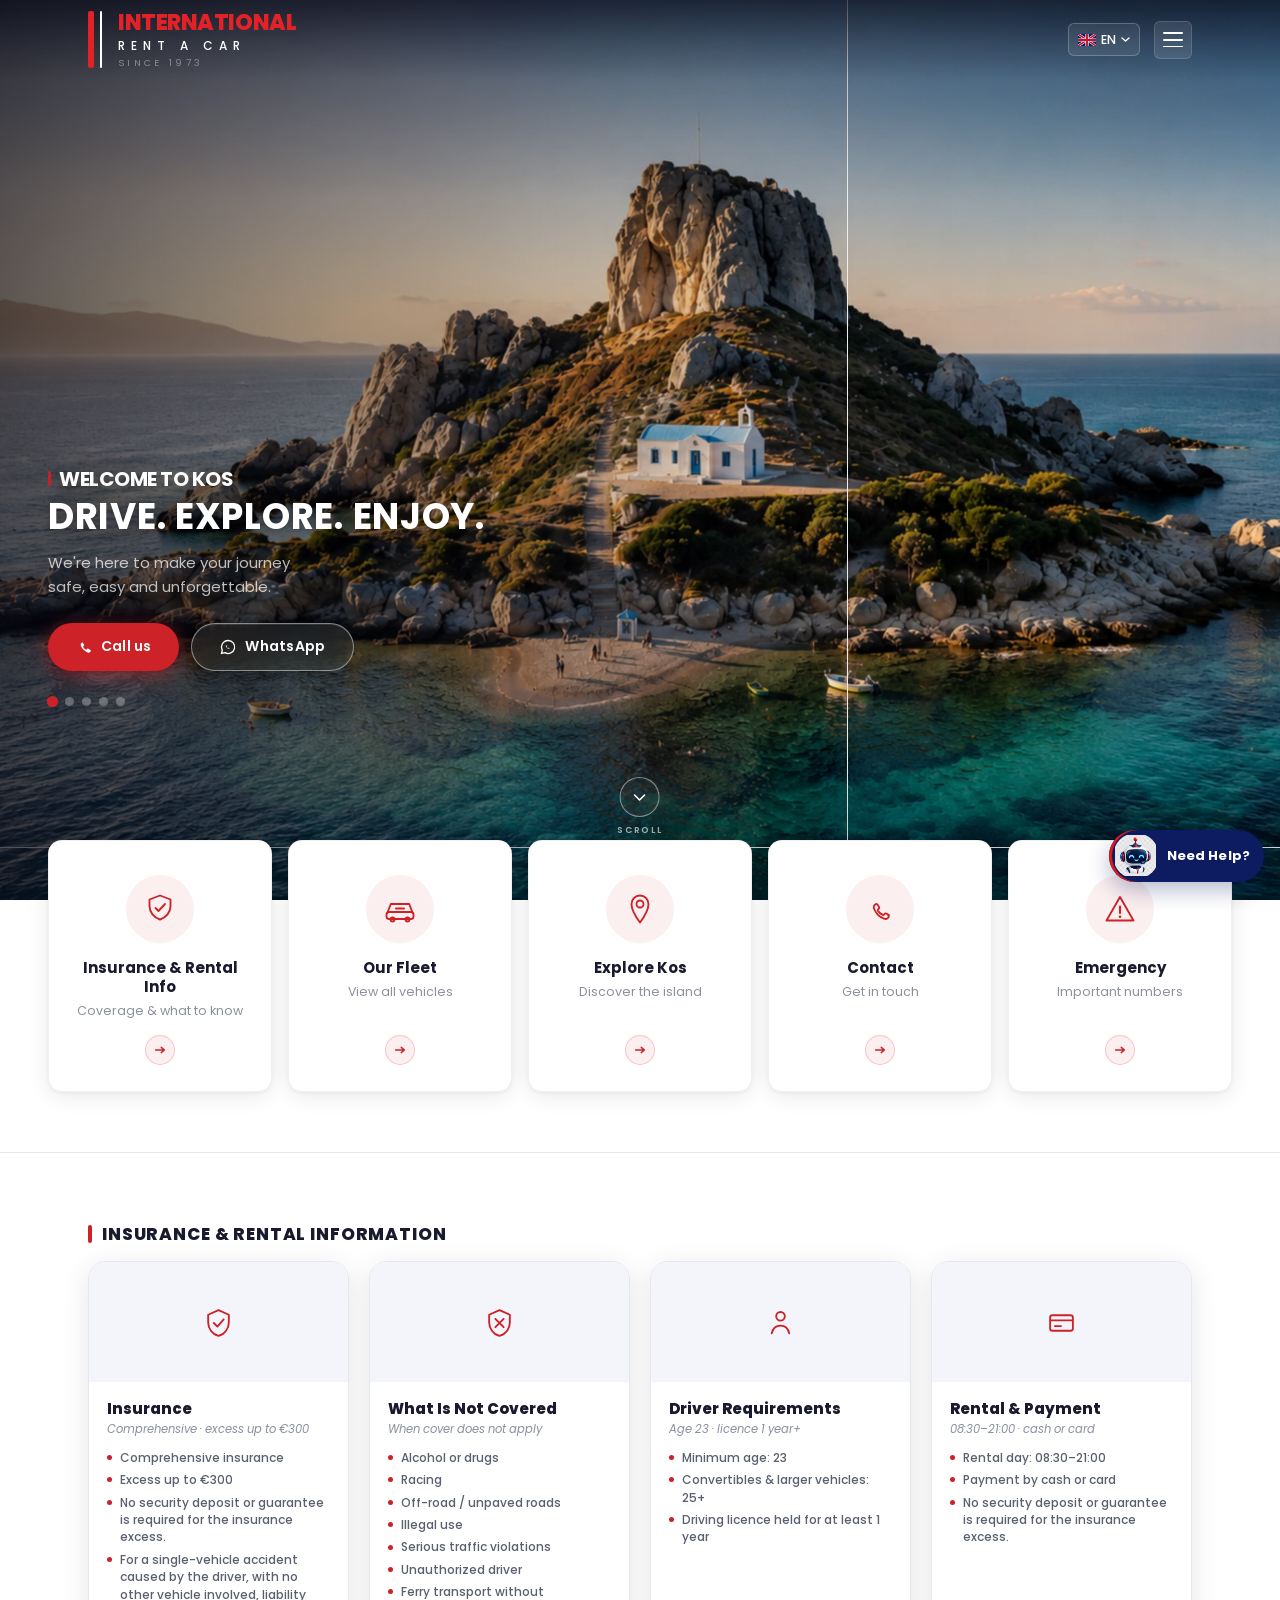
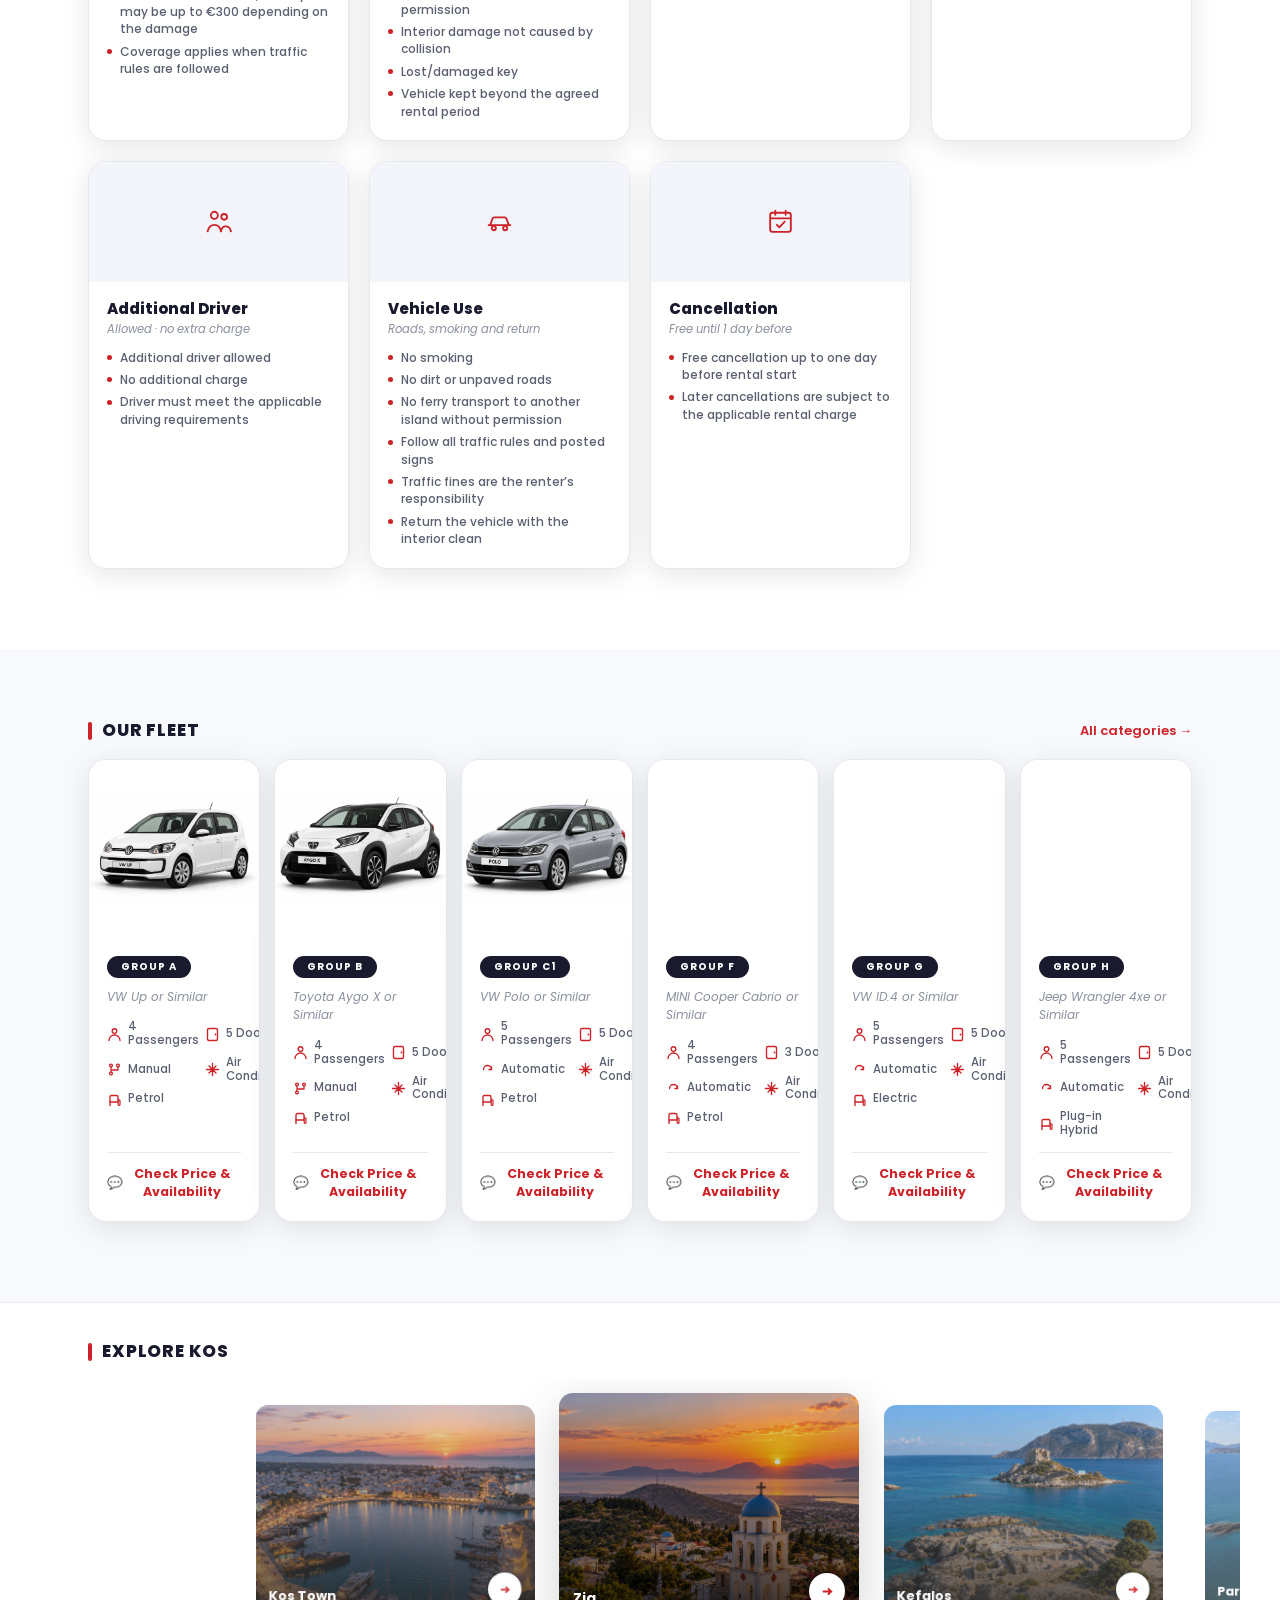
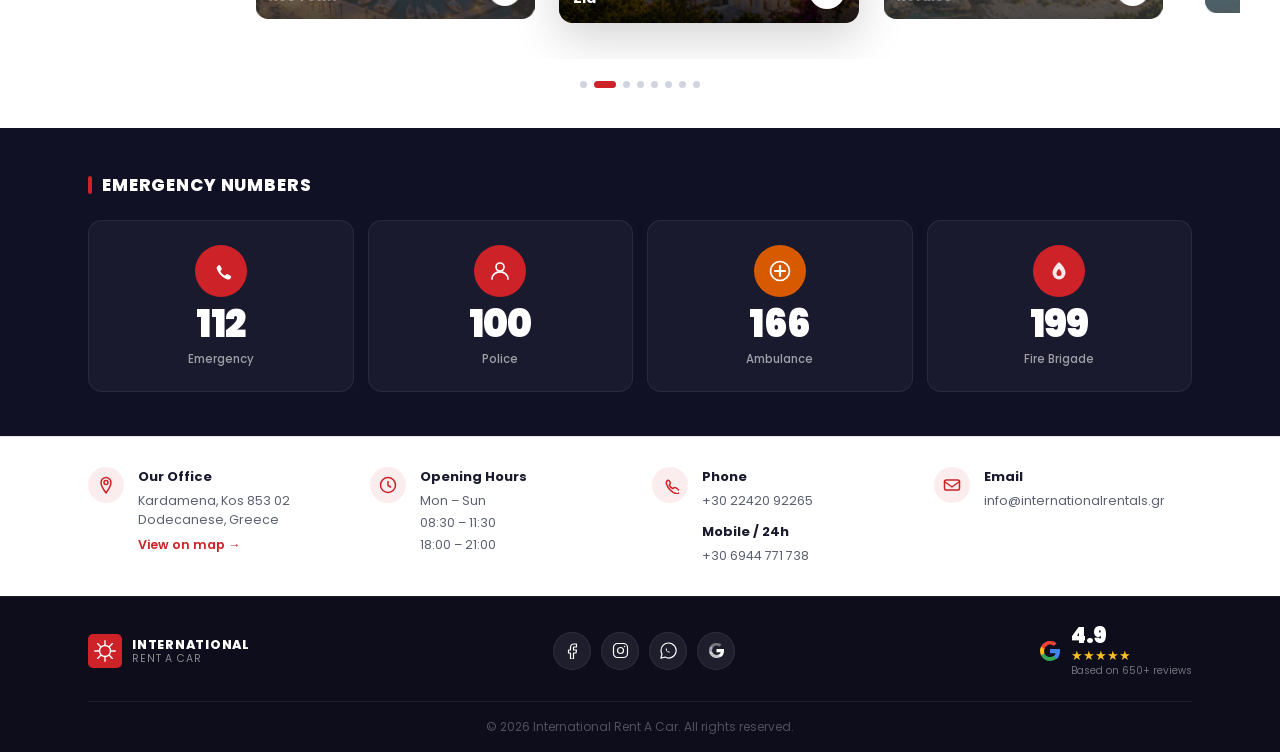
<file: index.html>
<!DOCTYPE html>
<html lang="en">
<head>
  <meta charset="UTF-8" />
  <meta name="viewport" content="width=device-width, initial-scale=1.0" />
  <meta name="description" data-i18n-content="meta.homeDesc" content="International Rent A Car — Premium car rentals in Kos, Greece. Drive. Explore. Enjoy." />
  <title data-i18n-title="meta.homeTitle">International Rent A Car — Kos, Greece</title>
  <link rel="preconnect" href="https://fonts.googleapis.com" />
  <link rel="preconnect" href="https://fonts.gstatic.com" crossorigin />
  <link href="https://fonts.googleapis.com/css2?family=Bebas+Neue&family=Poppins:ital,wght@0,300;0,400;0,500;0,600;0,700;0,800;0,900;1,400;1,500&display=swap" rel="stylesheet" />
  <link rel="stylesheet" href="css/style.css" />
  <link rel="stylesheet" href="css/assistant.css" />
</head>
<body>

  <!-- ═══════════════════════ NAVIGATION ═══════════════════════ -->
  <header class="nav" id="nav">
    <div class="nav__inner">

      <a href="#home" class="nav__logo" aria-label="International Rent A Car — Home" data-i18n-aria="nav.homeAria">
        <div class="nav__logo-bars" aria-hidden="true">
          <div class="nav__logo-bar--red"></div>
          <div class="nav__logo-bar--white"></div>
        </div>
        <div class="nav__logo-text">
          <span class="nav__logo-name">INTERNATIONAL</span>
          <span class="nav__logo-sub">RENT A CAR</span>
          <span class="nav__logo-since">SINCE 1973</span>
        </div>
      </a>

      <div class="nav__right">
        <div class="nav__lang-wrap">
          <button type="button" class="nav__lang" id="langToggle" aria-haspopup="listbox" aria-expanded="false" aria-controls="langMenu" aria-label="Language: English">
            <svg width="18" height="12" viewBox="0 0 18 12" xmlns="http://www.w3.org/2000/svg" aria-hidden="true">
              <rect width="18" height="12" rx="1.5" fill="#012169"/>
              <path d="M0 0L18 12M18 0L0 12" stroke="white" stroke-width="2.5"/>
              <path d="M0 0L18 12M18 0L0 12" stroke="#C8102E" stroke-width="1.5"/>
              <path d="M9 0V12M0 6H18" stroke="white" stroke-width="3.2"/>
              <path d="M9 0V12M0 6H18" stroke="#C8102E" stroke-width="1.9"/>
            </svg>
            <span class="nav__lang-name">EN</span>
            <svg width="9" height="5" viewBox="0 0 9 5" fill="none" aria-hidden="true">
              <path d="M1 1l3.5 3L8 1" stroke="white" stroke-width="1.4" stroke-linecap="round" stroke-linejoin="round"/>
            </svg>
          </button>
          <ul class="nav__lang-menu" id="langMenu" role="listbox" aria-label="Languages" hidden></ul>
        </div>
        <button class="nav__burger" id="navBurger" aria-label="Open navigation menu" data-i18n-aria="nav.openMenu" aria-expanded="false" aria-controls="mobMenu">
          <span></span>
          <span></span>
          <span></span>
        </button>
      </div>

    </div>
  </header>

  <!-- ═══════════════════════ MOBILE MENU ══════════════════════ -->
  <div class="mob-menu" id="mobMenu" aria-hidden="true" role="dialog" aria-label="Navigation" data-i18n-aria="nav.dialogAria">
    <div class="mob-menu__bg" id="mobMenuBg"></div>
    <div class="mob-menu__panel">
      <div class="mob-menu__head">
        <div class="mob-menu__logo" aria-hidden="true">
          <svg width="26" height="26" viewBox="0 0 40 40" fill="none">
            <rect width="40" height="40" rx="6" fill="#CC2228"/>
            <circle cx="20" cy="20" r="6.5" stroke="white" stroke-width="1.6" fill="none"/>
            <line x1="20" y1="8"  x2="20" y2="12.5" stroke="white" stroke-width="1.6" stroke-linecap="round"/>
            <line x1="20" y1="27.5" x2="20" y2="32" stroke="white" stroke-width="1.6" stroke-linecap="round"/>
            <line x1="8"  y1="20" x2="12.5" y2="20" stroke="white" stroke-width="1.6" stroke-linecap="round"/>
            <line x1="27.5" y1="20" x2="32" y2="20" stroke="white" stroke-width="1.6" stroke-linecap="round"/>
            <line x1="11.3" y1="11.3" x2="14.9" y2="14.9" stroke="white" stroke-width="1.6" stroke-linecap="round"/>
            <line x1="25.1" y1="25.1" x2="28.7" y2="28.7" stroke="white" stroke-width="1.6" stroke-linecap="round"/>
            <line x1="28.7" y1="11.3" x2="25.1" y2="14.9" stroke="white" stroke-width="1.6" stroke-linecap="round"/>
            <line x1="14.9" y1="25.1" x2="11.3" y2="28.7" stroke="white" stroke-width="1.6" stroke-linecap="round"/>
          </svg>
          <span data-i18n="nav.menu">Menu</span>
        </div>
        <button class="mob-menu__close" id="mobMenuClose" aria-label="Close menu" data-i18n-aria="nav.closeMenu">
          <svg width="18" height="18" viewBox="0 0 18 18" fill="none" aria-hidden="true">
            <path d="M14 4L4 14M4 4l10 10" stroke="white" stroke-width="1.8" stroke-linecap="round"/>
          </svg>
        </button>
      </div>
      <nav class="mob-menu__nav" aria-label="Main navigation" data-i18n-aria="nav.mainAria">
        <a href="#rental-guide" class="mob-menu__link" data-i18n="nav.rentalGuide">Insurance & Rental Info</a>
        <a href="#fleet"        class="mob-menu__link" data-i18n="nav.fleet">Our Fleet</a>
        <a href="#explore"      class="mob-menu__link" data-i18n="nav.explore">Explore Kos</a>
        <a href="#emergency"    class="mob-menu__link" data-i18n="nav.emergency">Emergency</a>
        <a href="#contact"      class="mob-menu__link" data-i18n="nav.contact">Contact</a>
      </nav>
      <div class="mob-menu__footer">
        <a href="tel:+302242092265" class="mob-menu__cta mob-menu__cta--red">
          <svg width="15" height="15" viewBox="0 0 15 15" fill="none" aria-hidden="true">
            <path d="M13.5 10.5c-.28-.28-2.15-1.4-2.55-1.4-.4 0-.55.3-1.05.85-.28.28-.48.3-.75.15-.6-.28-1.8-.8-2.55-2.45-.1-.28-.1-.45.2-.75.47-.47.75-.65.75-1.05 0-.4-1.05-2-1.35-2.28-.28-.28-.55 0-.8.2-.47.28-.85.65-1.05 1.15-.2.47-.08 1.05.1 1.55.55 1.4 1.4 2.72 2.55 3.85 1.15 1.15 2.45 2 3.85 2.55.47.18 1.05.28 1.55.1.47-.18.87-.6 1.15-1.05.28-.38.48-.57.28-.85-.08-.08-.3-.2-1.05-.85z" fill="white"/>
          </svg>
          <span data-i18n="buttons.callUsNow">Call us now</span>
        </a>
        <a href="https://wa.me/306944771738" target="_blank" rel="noopener" class="mob-menu__cta mob-menu__cta--outline">
          <svg width="15" height="15" viewBox="0 0 15 15" fill="none" aria-hidden="true">
            <path d="M7.5 1C3.91 1 1 3.91 1 7.5c0 1.08.28 2.1.78 2.98L1 14l3.6-.77A6.5 6.5 0 107.5 1z" stroke="white" stroke-width="1.2" fill="none"/>
            <path d="M5.3 6.2c0-.15.1-.28.23-.3l.23-.02c.15-.01.28.08.3.22l.27.93c.03.1-.02.21-.12.26l-.27.17c.24.48.65.9 1.13 1.14l.17-.27a.22.22 0 01.26-.12l.93.27c.14.03.23.16.22.3l-.02.23c-.02.15-.15.26-.3.26C6.75 9 5.3 7.55 5.3 6.42V6.2z" fill="white"/>
          </svg>
          <span data-i18n="buttons.whatsapp">WhatsApp</span>
        </a>
      </div>
    </div>
  </div>

  <!-- ═══════════════════════ HERO ══════════════════════════════ -->
  <section class="hero" id="home" aria-label="Welcome to International Rent A Car" data-i18n-aria="hero.welcomeAria">

    <div class="hero__slide active" aria-hidden="true">
      <picture>
        <source media="(max-width: 639px)" type="image/webp" srcset="assets/images/hero/hero-kos-zia-mobile.webp" />
        <source media="(max-width: 639px)" srcset="assets/images/hero/hero-kos-zia-mobile.png" />
        <source type="image/webp" srcset="assets/images/hero/hero-kos-zia-desktop.webp" />
        <img class="hero__img" src="assets/images/hero/hero-kos-zia-desktop.png" alt="" fetchpriority="high" decoding="async" />
      </picture>
    </div>
    <div class="hero__slide" aria-hidden="true">
      <picture>
        <source media="(max-width: 639px)" type="image/webp" data-srcset="assets/images/hero/hero-kos-kefalos-mobile.webp" />
        <source media="(max-width: 639px)" data-srcset="assets/images/hero/hero-kos-kefalos-mobile.png" />
        <source type="image/webp" data-srcset="assets/images/hero/hero-kos-kefalos-desktop.webp" />
        <img class="hero__img" data-src="assets/images/hero/hero-kos-kefalos-desktop.png" alt="" decoding="async" />
      </picture>
    </div>
    <div class="hero__slide" aria-hidden="true">
      <picture>
        <source media="(max-width: 639px)" type="image/webp" data-srcset="assets/images/hero/hero-kos-town-mobile.webp" />
        <source media="(max-width: 639px)" data-srcset="assets/images/hero/hero-kos-town-mobile.png" />
        <source type="image/webp" data-srcset="assets/images/hero/hero-kos-town-desktop.webp" />
        <img class="hero__img" data-src="assets/images/hero/hero-kos-town-desktop.png" alt="" decoding="async" />
      </picture>
    </div>
    <div class="hero__slide" aria-hidden="true">
      <picture>
        <source media="(max-width: 639px)" type="image/webp" data-srcset="assets/images/hero/hero-kos-beach-mobile.webp" />
        <source media="(max-width: 639px)" data-srcset="assets/images/hero/hero-kos-beach-mobile.png" />
        <source type="image/webp" data-srcset="assets/images/hero/hero-kos-beach-desktop.webp" />
        <img class="hero__img" data-src="assets/images/hero/hero-kos-beach-desktop.png" alt="" decoding="async" />
      </picture>
    </div>
    <div class="hero__slide" aria-hidden="true">
      <picture>
        <source media="(max-width: 639px)" type="image/webp" data-srcset="assets/images/hero/hero-kos-road-mobile.webp" />
        <source media="(max-width: 639px)" data-srcset="assets/images/hero/hero-kos-road-mobile.png" />
        <source type="image/webp" data-srcset="assets/images/hero/hero-kos-road-desktop.webp" />
        <img class="hero__img" data-src="assets/images/hero/hero-kos-road-desktop.png" alt="" decoding="async" />
      </picture>
    </div>

    <div class="hero__overlay" aria-hidden="true"></div>
    <div class="hero__vignette" aria-hidden="true"></div>

    <div class="hero__content">
      <p class="hero__kicker" data-i18n="hero.kicker">WELCOME TO KOS</p>
      <h1 class="hero__heading" data-i18n="hero.heading">DRIVE. EXPLORE. ENJOY.</h1>
      <p class="hero__desc" data-i18n="hero.desc" data-i18n-html>We're here to make your journey<br>safe, easy and unforgettable.</p>

      <div class="hero__actions">
        <a href="tel:+302242092265" class="hero__btn hero__btn--red">
          <svg width="16" height="16" viewBox="0 0 16 16" fill="none" aria-hidden="true">
            <path d="M14.5 11c-.3-.3-2.3-1.52-2.7-1.52-.4 0-.6.3-1.1.9-.3.3-.5.3-.8.16-.65-.3-1.9-.86-2.7-2.6-.1-.3-.1-.5.2-.8.5-.5.8-.7.8-1.1 0-.4-1.1-2.08-1.4-2.38-.3-.3-.6 0-.9.2-.5.3-.9.7-1.1 1.2-.2.5-.1 1.1.1 1.6.6 1.5 1.5 2.9 2.7 4.1 1.2 1.2 2.6 2.1 4.1 2.7.5.2 1.1.3 1.6.1.5-.2.9-.6 1.2-1.1.28-.4.5-.58.28-.88z" fill="white"/>
          </svg>
          <span data-i18n="buttons.callUs">Call us</span>
        </a>
        <a href="https://wa.me/306944771738" target="_blank" rel="noopener" class="hero__btn hero__btn--dark">
          <svg width="16" height="16" viewBox="0 0 16 16" fill="none" aria-hidden="true">
            <path d="M8 1.5C4.41 1.5 1.5 4.41 1.5 8c0 1.13.3 2.2.82 3.12L1.5 14.5l3.5-.81A6.5 6.5 0 108 1.5z" stroke="white" stroke-width="1.3" fill="none"/>
            <path d="M5.8 6.5c0-.16.1-.3.25-.33l.26-.02c.16-.02.3.08.33.23l.28.98c.04.12-.02.25-.13.31l-.27.17c.26.53.68.96 1.2 1.2l.17-.26a.27.27 0 01.32-.14l.98.28c.15.03.25.17.23.33l-.02.26c-.02.16-.16.27-.32.27C7.25 9.62 5.8 8.17 5.8 6.76V6.5z" fill="white"/>
          </svg>
          <span data-i18n="buttons.whatsapp">WhatsApp</span>
        </a>
      </div>

      <div class="hero__dots" role="tablist" aria-label="Hero slides" data-i18n-aria="hero.slidesAria">
        <button class="hero__dot active" data-slide="0" role="tab" aria-selected="true"  aria-label="Slide 1" data-i18n-aria="hero.slideN" data-i18n-n="1"></button>
        <button class="hero__dot"        data-slide="1" role="tab" aria-selected="false" aria-label="Slide 2" data-i18n-aria="hero.slideN" data-i18n-n="2"></button>
        <button class="hero__dot"        data-slide="2" role="tab" aria-selected="false" aria-label="Slide 3" data-i18n-aria="hero.slideN" data-i18n-n="3"></button>
        <button class="hero__dot"        data-slide="3" role="tab" aria-selected="false" aria-label="Slide 4" data-i18n-aria="hero.slideN" data-i18n-n="4"></button>
        <button class="hero__dot"        data-slide="4" role="tab" aria-selected="false" aria-label="Slide 5" data-i18n-aria="hero.slideN" data-i18n-n="5"></button>
      </div>
    </div>

    <a href="#quick-links" class="hero__scroll" aria-label="Scroll down" data-i18n-aria="hero.scrollAria">
      <div class="hero__scroll-ring" aria-hidden="true">
        <svg width="20" height="20" viewBox="0 0 20 20" fill="none">
          <path d="M5 8l5 5 5-5" stroke="white" stroke-width="1.6" stroke-linecap="round" stroke-linejoin="round"/>
        </svg>
      </div>
      <span data-i18n="hero.scroll">SCROLL</span>
    </a>

  </section>

  <!-- ═══════════════════════ QUICK ACCESS ═════════════════════ -->
  <section class="qa-wrap" id="quick-links" aria-label="Quick access navigation" data-i18n-aria="qa.aria">
    <div class="qa-grid prem-carousel__track">

      <!-- 2. Insurance -->
      <a href="#rental-guide" class="qa-card prem-carousel__card" aria-label="Insurance and rental information" data-i18n-aria="qa.guide.aria">
        <div class="qa-card__icon" aria-hidden="true">
          <svg width="34" height="34" viewBox="0 0 34 34" fill="none">
            <path d="M17 3.5L6.5 7.5v6.5c0 6.28 4.5 11.5 10.5 13.5 6-2 10.5-7.22 10.5-13.5V7.5L17 3.5z" stroke="#CC2228" stroke-width="1.85" stroke-linejoin="round"/>
            <path d="M12.5 16l3 3L22 12" stroke="#CC2228" stroke-width="1.85" stroke-linecap="round" stroke-linejoin="round"/>
          </svg>
        </div>
        <div class="qa-card__body">
          <strong class="qa-card__title" data-i18n="qa.guide.title">Insurance & Rental Info</strong>
          <span class="qa-card__desc" data-i18n="qa.guide.desc">Coverage & what to know</span>
        </div>
        <div class="qa-card__arrow" aria-hidden="true">
          <svg width="14" height="14" viewBox="0 0 16 16" fill="none">
            <path d="M3 8h10M9.5 5L13 8l-3.5 3" stroke="currentColor" stroke-width="1.7" stroke-linecap="round" stroke-linejoin="round"/>
          </svg>
        </div>
      </a>

      <!-- 1. Our Fleet -->
      <a href="#fleet" class="qa-card prem-carousel__card" aria-label="View our fleet of vehicles" data-i18n-aria="qa.fleet.aria">
        <div class="qa-card__icon" aria-hidden="true">
          <svg width="34" height="34" viewBox="0 0 34 34" fill="none">
            <path d="M4.5 20.5L7.8 12H26.2L29.5 20.5" stroke="#CC2228" stroke-width="1.85" stroke-linecap="round" stroke-linejoin="round"/>
            <rect x="3.5" y="20" width="27" height="7" rx="2.8" stroke="#CC2228" stroke-width="1.85"/>
            <circle cx="9.5" cy="27.5" r="2" stroke="#CC2228" stroke-width="1.85" fill="none"/>
            <circle cx="24.5" cy="27.5" r="2" stroke="#CC2228" stroke-width="1.85" fill="none"/>
            <path d="M13 16.5h8" stroke="#CC2228" stroke-width="1.85" stroke-linecap="round"/>
          </svg>
        </div>
        <div class="qa-card__body">
          <strong class="qa-card__title" data-i18n="qa.fleet.title">Our Fleet</strong>
          <span class="qa-card__desc" data-i18n="qa.fleet.desc">View all vehicles</span>
        </div>
        <div class="qa-card__arrow" aria-hidden="true">
          <svg width="14" height="14" viewBox="0 0 16 16" fill="none">
            <path d="M3 8h10M9.5 5L13 8l-3.5 3" stroke="currentColor" stroke-width="1.7" stroke-linecap="round" stroke-linejoin="round"/>
          </svg>
        </div>
      </a>

      <!-- 3. Explore Kos -->
      <a href="#explore" class="qa-card prem-carousel__card" aria-label="Explore Kos island" data-i18n-aria="qa.explore.aria">
        <div class="qa-card__icon" aria-hidden="true">
          <svg width="34" height="34" viewBox="0 0 34 34" fill="none">
            <path d="M17 3.5C12.31 3.5 8.5 7.31 8.5 12c0 7.12 8.5 18.5 8.5 18.5s8.5-11.38 8.5-18.5c0-4.69-3.81-8.5-8.5-8.5z" stroke="#CC2228" stroke-width="1.85" stroke-linejoin="round"/>
            <circle cx="17" cy="12" r="3.5" stroke="#CC2228" stroke-width="1.85" fill="none"/>
          </svg>
        </div>
        <div class="qa-card__body">
          <strong class="qa-card__title" data-i18n="qa.explore.title">Explore Kos</strong>
          <span class="qa-card__desc" data-i18n="qa.explore.desc">Discover the island</span>
        </div>
        <div class="qa-card__arrow" aria-hidden="true">
          <svg width="14" height="14" viewBox="0 0 16 16" fill="none">
            <path d="M3 8h10M9.5 5L13 8l-3.5 3" stroke="currentColor" stroke-width="1.7" stroke-linecap="round" stroke-linejoin="round"/>
          </svg>
        </div>
      </a>

      <!-- 4. Contact -->
      <a href="tel:+302242092265" class="qa-card prem-carousel__card" aria-label="Call us now" data-i18n-aria="qa.contact.aria">
        <div class="qa-card__icon" aria-hidden="true">
          <svg width="34" height="34" viewBox="0 0 34 34" fill="none">
            <path d="M26.5 23.5c-.46-.48-3.3-2.12-3.94-2.12-.65 0-.84.38-1.6 1.22-.43.5-.74.52-1.22.28-1.22-.6-3.28-1.72-4.88-4.24-.19-.46-.19-.7.28-1.2.76-.76 1.13-1.04 1.13-1.6 0-.65-1.7-3.1-2.08-3.52-.65-.73-1.22-.47-1.7 0-.74.46-1.32 1.04-1.6 1.88-.28.84-.18 1.75.18 2.58.82 2.24 2.26 4.36 3.9 6 1.65 1.65 3.76 3.08 6 3.9.83.36 1.74.46 2.58.18.84-.28 1.42-.86 1.88-1.6.46-.65.7-.88.24-1.6-.09-.18-.38-.37-1.04-1.06z" stroke="#CC2228" stroke-width="1.85" stroke-linecap="round"/>
          </svg>
        </div>
        <div class="qa-card__body">
          <strong class="qa-card__title" data-i18n="qa.contact.title">Contact</strong>
          <span class="qa-card__desc" data-i18n="qa.contact.desc">Get in touch</span>
        </div>
        <div class="qa-card__arrow" aria-hidden="true">
          <svg width="14" height="14" viewBox="0 0 16 16" fill="none">
            <path d="M3 8h10M9.5 5L13 8l-3.5 3" stroke="currentColor" stroke-width="1.7" stroke-linecap="round" stroke-linejoin="round"/>
          </svg>
        </div>
      </a>

      <!-- 5. Emergency -->
      <a href="#emergency" class="qa-card prem-carousel__card" aria-label="View emergency numbers" data-i18n-aria="qa.emergency.aria">
        <div class="qa-card__icon" aria-hidden="true">
          <svg width="34" height="34" viewBox="0 0 34 34" fill="none">
            <path d="M17 5L30.5 28.5H3.5L17 5z" stroke="#CC2228" stroke-width="1.85" stroke-linejoin="round"/>
            <path d="M17 14.5V21" stroke="#CC2228" stroke-width="2.1" stroke-linecap="round"/>
            <circle cx="17" cy="24.8" r="1.3" fill="#CC2228"/>
          </svg>
        </div>
        <div class="qa-card__body">
          <strong class="qa-card__title" data-i18n="qa.emergency.title">Emergency</strong>
          <span class="qa-card__desc" data-i18n="qa.emergency.desc">Important numbers</span>
        </div>
        <div class="qa-card__arrow" aria-hidden="true">
          <svg width="14" height="14" viewBox="0 0 16 16" fill="none">
            <path d="M3 8h10M9.5 5L13 8l-3.5 3" stroke="currentColor" stroke-width="1.7" stroke-linecap="round" stroke-linejoin="round"/>
          </svg>
        </div>
      </a>

    </div><!-- end .qa-grid -->

    <!-- Pagination dots — shown on mobile only -->
    <div class="prem-carousel__dots" role="tablist" aria-label="Quick access cards" data-i18n-aria="qa.dotsAria">
      <button type="button" class="prem-carousel__dot prem-carousel__dot--active" role="tab" aria-selected="true"  aria-label="Card 1 of 5" data-i18n-aria="qa.cardN" data-i18n-n="1" data-i18n-total="5"></button>
      <button type="button" class="prem-carousel__dot"                            role="tab" aria-selected="false" aria-label="Card 2 of 5" data-i18n-aria="qa.cardN" data-i18n-n="2" data-i18n-total="5"></button>
      <button type="button" class="prem-carousel__dot"                            role="tab" aria-selected="false" aria-label="Card 3 of 5" data-i18n-aria="qa.cardN" data-i18n-n="3" data-i18n-total="5"></button>
      <button type="button" class="prem-carousel__dot"                            role="tab" aria-selected="false" aria-label="Card 4 of 5" data-i18n-aria="qa.cardN" data-i18n-n="4" data-i18n-total="5"></button>
      <button type="button" class="prem-carousel__dot"                            role="tab" aria-selected="false" aria-label="Card 5 of 5" data-i18n-aria="qa.cardN" data-i18n-n="5" data-i18n-total="5"></button>
    </div>

  </section>

  <!-- ═══════════════════════ INSURANCE & RENTAL INFORMATION ══ -->
  <section class="guide" id="rental-guide">
    <div class="container">

      <div class="sec-head">
        <h2 class="sec-title" data-i18n="guide.heading">INSURANCE &amp; RENTAL INFORMATION</h2>
      </div>

      <div class="info-grid prem-carousel__track" role="list">

        <!-- 4 · Insurance -->
        <article class="info-card prem-carousel__card" role="listitem">
          <div class="info-card__icon-wrap" aria-hidden="true">
            <svg width="40" height="40" viewBox="0 0 30 30" fill="none">
              <path d="M15 3L5 7.5v7.5c0 6 4.2 11.6 10 13 5.8-1.4 10-7 10-13V7.5L15 3z" stroke="#CC2228" stroke-width="1.8" stroke-linejoin="round"/>
              <path d="M10.5 15.5l3.5 3.5 6-7" stroke="#CC2228" stroke-width="1.8" stroke-linecap="round" stroke-linejoin="round"/>
            </svg>
          </div>
          <div class="info-card__body">
            <div class="info-card__head">
              <h3 class="info-card__title" data-i18n="guide.insurance.title">Insurance</h3>
              <p class="info-card__example" data-i18n="guide.insurance.example">Comprehensive · excess up to €300</p>
            </div>
            <ul class="info-card__list">
              <li data-i18n="guide.insurance.l1">Comprehensive insurance</li>
              <li data-i18n="guide.insurance.l2">Excess up to €300</li>
              <li data-i18n="guide.insurance.deposit">No security deposit or guarantee is required for the insurance excess.</li>
              <li data-i18n="guide.insurance.l3">For a single-vehicle accident caused by the driver, with no other vehicle involved, liability may be up to €300 depending on the damage</li>
              <li data-i18n="guide.insurance.l4">Coverage applies when traffic rules are followed</li>
            </ul>
          </div>
        </article>

        <!-- 5 · What Is Not Covered -->
        <article class="info-card prem-carousel__card" role="listitem">
          <div class="info-card__icon-wrap" aria-hidden="true">
            <svg width="40" height="40" viewBox="0 0 30 30" fill="none">
              <path d="M15 3L5 7.5v7.5c0 6 4.2 11.6 10 13 5.8-1.4 10-7 10-13V7.5L15 3z" stroke="#CC2228" stroke-width="1.8" stroke-linejoin="round"/>
              <path d="M11 11.5l8 8M19 11.5l-8 8" stroke="#CC2228" stroke-width="1.8" stroke-linecap="round"/>
            </svg>
          </div>
          <div class="info-card__body">
            <div class="info-card__head">
              <h3 class="info-card__title" data-i18n="guide.notCovered.title">What Is Not Covered</h3>
              <p class="info-card__example" data-i18n="guide.notCovered.example">When cover does not apply</p>
            </div>
            <ul class="info-card__list">
              <li data-i18n="guide.notCovered.l1">Alcohol or drugs</li>
              <li data-i18n="guide.notCovered.l2">Racing</li>
              <li data-i18n="guide.notCovered.l3">Off-road / unpaved roads</li>
              <li data-i18n="guide.notCovered.l4">Illegal use</li>
              <li data-i18n="guide.notCovered.l5">Serious traffic violations</li>
              <li data-i18n="guide.notCovered.l6">Unauthorized driver</li>
              <li data-i18n="guide.notCovered.l7">Ferry transport without permission</li>
              <li data-i18n="guide.notCovered.l8">Interior damage not caused by collision</li>
              <li data-i18n="guide.notCovered.l9">Lost/damaged key</li>
              <li data-i18n="guide.notCovered.l10">Vehicle kept beyond the agreed rental period</li>
            </ul>
          </div>
        </article>

        <!-- 1 · Driver Requirements -->
        <article class="info-card prem-carousel__card" role="listitem">
          <div class="info-card__icon-wrap" aria-hidden="true">
            <svg width="40" height="40" viewBox="0 0 30 30" fill="none">
              <circle cx="15" cy="9" r="4.2" stroke="#CC2228" stroke-width="1.8"/>
              <path d="M6.5 25.5c1.2-5 4.4-7.5 8.5-7.5s7.3 2.5 8.5 7.5" stroke="#CC2228" stroke-width="1.8" stroke-linecap="round"/>
            </svg>
          </div>
          <div class="info-card__body">
            <div class="info-card__head">
              <h3 class="info-card__title" data-i18n="guide.driver.title">Driver Requirements</h3>
              <p class="info-card__example" data-i18n="guide.driver.example">Age 23 · licence 1 year+</p>
            </div>
            <ul class="info-card__list">
              <li data-i18n="guide.driver.l1">Minimum age: 23</li>
              <li data-i18n="guide.driver.l2">Convertibles &amp; larger vehicles: 25+</li>
              <li data-i18n="guide.driver.l3">Driving licence held for at least 1 year</li>
            </ul>
          </div>
        </article>

        <!-- 2 · Rental & Payment -->
        <article class="info-card prem-carousel__card" role="listitem">
          <div class="info-card__icon-wrap" aria-hidden="true">
            <svg width="40" height="40" viewBox="0 0 30 30" fill="none">
              <rect x="4" y="8" width="22" height="15" rx="2.2" stroke="#CC2228" stroke-width="1.8"/>
              <path d="M4 13h22" stroke="#CC2228" stroke-width="1.8"/>
              <path d="M8.5 18.5h6" stroke="#CC2228" stroke-width="1.8" stroke-linecap="round"/>
            </svg>
          </div>
          <div class="info-card__body">
            <div class="info-card__head">
              <h3 class="info-card__title" data-i18n="guide.payment.title">Rental &amp; Payment</h3>
              <p class="info-card__example" data-i18n="guide.payment.example">08:30–21:00 · cash or card</p>
            </div>
            <ul class="info-card__list">
              <li data-i18n="guide.payment.l1">Rental day: 08:30–21:00</li>
              <li data-i18n="guide.payment.l2">Payment by cash or card</li>
              <li data-i18n="guide.payment.l3">No security deposit or guarantee is required for the insurance excess.</li>
            </ul>
          </div>
        </article>

        <!-- 3 · Additional Driver -->
        <article class="info-card prem-carousel__card" role="listitem">
          <div class="info-card__icon-wrap" aria-hidden="true">
            <svg width="40" height="40" viewBox="0 0 30 30" fill="none">
              <circle cx="11" cy="9" r="3.4" stroke="#CC2228" stroke-width="1.8"/>
              <path d="M4.5 24.5c1-4.2 3.6-6.3 6.5-6.3s5.5 2.1 6.5 6.3" stroke="#CC2228" stroke-width="1.8" stroke-linecap="round"/>
              <circle cx="20.5" cy="10.5" r="2.8" stroke="#CC2228" stroke-width="1.8"/>
              <path d="M17.2 24.5c.7-3.2 2.6-4.8 4.8-4.8 2.4 0 4.4 1.8 5 4.8" stroke="#CC2228" stroke-width="1.8" stroke-linecap="round"/>
            </svg>
          </div>
          <div class="info-card__body">
            <div class="info-card__head">
              <h3 class="info-card__title" data-i18n="guide.extraDriver.title">Additional Driver</h3>
              <p class="info-card__example" data-i18n="guide.extraDriver.example">Allowed · no extra charge</p>
            </div>
            <ul class="info-card__list">
              <li data-i18n="guide.extraDriver.l1">Additional driver allowed</li>
              <li data-i18n="guide.extraDriver.l2">No additional charge</li>
              <li data-i18n="guide.extraDriver.l3">Driver must meet the applicable driving requirements</li>
            </ul>
          </div>
        </article>

        <!-- 6 · Vehicle Use -->
        <article class="info-card prem-carousel__card" role="listitem">
          <div class="info-card__icon-wrap" aria-hidden="true">
            <svg width="40" height="40" viewBox="0 0 30 30" fill="none">
              <path d="M6 18.5l2.2-6.2A2 2 0 0110.1 11h9.8a2 2 0 011.9 1.3L24 18.5" stroke="#CC2228" stroke-width="1.8" stroke-linejoin="round"/>
              <path d="M4.5 18.5h21" stroke="#CC2228" stroke-width="1.8" stroke-linecap="round"/>
              <circle cx="9.5" cy="21.5" r="2" stroke="#CC2228" stroke-width="1.8"/>
              <circle cx="20.5" cy="21.5" r="2" stroke="#CC2228" stroke-width="1.8"/>
            </svg>
          </div>
          <div class="info-card__body">
            <div class="info-card__head">
              <h3 class="info-card__title" data-i18n="guide.use.title">Vehicle Use</h3>
              <p class="info-card__example" data-i18n="guide.use.example">Roads, smoking and return</p>
            </div>
            <ul class="info-card__list">
              <li data-i18n="guide.use.l1">No smoking</li>
              <li data-i18n="guide.use.l2">No dirt or unpaved roads</li>
              <li data-i18n="guide.use.l3">No ferry transport to another island without permission</li>
              <li data-i18n="guide.use.l4">Follow all traffic rules and posted signs</li>
              <li data-i18n="guide.use.l5">Traffic fines are the renter’s responsibility</li>
              <li data-i18n="guide.use.l6">Return the vehicle with the interior clean</li>
            </ul>
          </div>
        </article>

        <!-- 7 · Cancellation -->
        <article class="info-card prem-carousel__card" role="listitem">
          <div class="info-card__icon-wrap" aria-hidden="true">
            <svg width="40" height="40" viewBox="0 0 30 30" fill="none">
              <rect x="5" y="6.5" width="20" height="18.5" rx="2.2" stroke="#CC2228" stroke-width="1.8"/>
              <path d="M5 12h20" stroke="#CC2228" stroke-width="1.8"/>
              <path d="M10 4.5v4M20 4.5v4" stroke="#CC2228" stroke-width="1.8" stroke-linecap="round"/>
              <path d="M11.5 18.2l2.4 2.4 5.2-5.4" stroke="#CC2228" stroke-width="1.8" stroke-linecap="round" stroke-linejoin="round"/>
            </svg>
          </div>
          <div class="info-card__body">
            <div class="info-card__head">
              <h3 class="info-card__title" data-i18n="guide.cancel.title">Cancellation</h3>
              <p class="info-card__example" data-i18n="guide.cancel.example">Free until 1 day before</p>
            </div>
            <ul class="info-card__list">
              <li data-i18n="guide.cancel.l1">Free cancellation up to one day before rental start</li>
              <li data-i18n="guide.cancel.l2">Later cancellations are subject to the applicable rental charge</li>
            </ul>
          </div>
        </article>

      

</div><!-- end .info-grid -->

      <!-- Pagination dots — shown on mobile only -->
      <div class="prem-carousel__dots" role="tablist" aria-label="Rental information cards" data-i18n-aria="guide.carouselAria">
        <button type="button" class="prem-carousel__dot prem-carousel__dot--active" role="tab" aria-selected="true"  aria-label="Card 1 of 7" data-i18n-aria="qa.cardN" data-i18n-n="1" data-i18n-total="7"></button>
        <button type="button" class="prem-carousel__dot"                            role="tab" aria-selected="false" aria-label="Card 2 of 7" data-i18n-aria="qa.cardN" data-i18n-n="2" data-i18n-total="7"></button>
        <button type="button" class="prem-carousel__dot"                            role="tab" aria-selected="false" aria-label="Card 3 of 7" data-i18n-aria="qa.cardN" data-i18n-n="3" data-i18n-total="7"></button>
        <button type="button" class="prem-carousel__dot"                            role="tab" aria-selected="false" aria-label="Card 4 of 7" data-i18n-aria="qa.cardN" data-i18n-n="4" data-i18n-total="7"></button>
        <button type="button" class="prem-carousel__dot"                            role="tab" aria-selected="false" aria-label="Card 5 of 7" data-i18n-aria="qa.cardN" data-i18n-n="5" data-i18n-total="7"></button>
        <button type="button" class="prem-carousel__dot"                            role="tab" aria-selected="false" aria-label="Card 6 of 7" data-i18n-aria="qa.cardN" data-i18n-n="6" data-i18n-total="7"></button>
        <button type="button" class="prem-carousel__dot"                            role="tab" aria-selected="false" aria-label="Card 7 of 7" data-i18n-aria="qa.cardN" data-i18n-n="7" data-i18n-total="7"></button>
      </div>

    </div>
  </section>

  <!-- ═══════════════════════ OUR FLEET ════════════════════════ -->
  <section class="fleet" id="fleet" aria-labelledby="fleet-heading">
    <div class="container">

      <div class="sec-head">
        <h2 class="sec-title" id="fleet-heading" data-i18n="fleet.heading">OUR FLEET</h2>
        <a href="fleet.html" class="sec-link" data-i18n="buttons.allCategories">All categories →</a>
      </div>

      <div class="fleet-grid prem-carousel__track" role="list">

        <!-- ── Group A · Economy ─────────────────────────────────── -->
        <!-- Fleet images must be loaded from: assets/images/fleet/cards/ -->
        <article class="fleet-card prem-carousel__card" role="listitem" aria-label="Group A — VW Up or Similar" data-i18n-aria="fleet.cardAria" data-i18n-group="A" data-i18n-name="VW Up">
          <div class="fleet-card__img-wrap">
            <picture>
              <source type="image/webp" srcset="assets/images/fleet/cards/vw-up-white.webp" />
              <img
                src="assets/images/fleet/cards/vw-up-white.png"
                alt="Group A — VW Up or Similar"
                data-i18n-alt="fleet.cardAria"
                data-i18n-group="A"
                data-i18n-name="VW Up"
                width="1536"
                height="1024"
                loading="lazy"
                decoding="async"
              />
            </picture>
          </div>
          <div class="fleet-card__body">
            <div class="fleet-card__head">
              <p class="fleet-card__group" data-i18n="fleet.groupLabel" data-i18n-group="A">Group A</p>
              <p class="fleet-card__example" data-i18n="fleet.orSimilar" data-i18n-name="VW Up">VW Up or Similar</p>
            </div>
            <ul class="fleet-card__specs" aria-label="Vehicle specifications" data-i18n-aria="fleet.specsAria">
              <li class="fleet-card__spec">
                <svg width="15" height="15" viewBox="0 0 15 15" fill="none" aria-hidden="true">
                  <circle cx="7.5" cy="4" r="2.3" stroke="#CC2228" stroke-width="1.35"/>
                  <path d="M2 13.5c0-3.04 2.46-5.5 5.5-5.5s5.5 2.46 5.5 5.5" stroke="#CC2228" stroke-width="1.35" stroke-linecap="round"/>
                </svg>
                <span data-i18n="fleet.spec.passengers" data-i18n-n="4">4 Passengers</span>
              </li>
              <li class="fleet-card__spec">
                <svg width="15" height="15" viewBox="0 0 15 15" fill="none" aria-hidden="true">
                  <rect x="2.5" y="1.5" width="10" height="12" rx="1.5" stroke="#CC2228" stroke-width="1.35"/>
                  <circle cx="10.5" cy="7.5" r="0.9" fill="#CC2228"/>
                </svg>
                <span data-i18n="fleet.spec.doors" data-i18n-n="5">5 Doors</span>
              </li>
              <li class="fleet-card__spec">
                <svg width="15" height="15" viewBox="0 0 15 15" fill="none" aria-hidden="true">
                  <circle cx="4" cy="3.5" r="1.4" stroke="#CC2228" stroke-width="1.3"/>
                  <circle cx="11" cy="3.5" r="1.4" stroke="#CC2228" stroke-width="1.3"/>
                  <circle cx="4" cy="11.5" r="1.4" stroke="#CC2228" stroke-width="1.3"/>
                  <path d="M4 4.9v5.2M11 4.9V8H4" stroke="#CC2228" stroke-width="1.3" stroke-linecap="round" stroke-linejoin="round"/>
                </svg>
                <span data-i18n="fleet.transmission.manual">Manual</span>
              </li>
              <li class="fleet-card__spec">
                <svg width="15" height="15" viewBox="0 0 15 15" fill="none" aria-hidden="true">
                  <path d="M7.5 1.5v12M1.5 7.5h12M4 4l7 7M11 4l-7 7" stroke="#CC2228" stroke-width="1.35" stroke-linecap="round"/>
                </svg>
                <span data-i18n="fleet.spec.airConditioning">Air Conditioning</span>
              </li>
              <li class="fleet-card__spec">
                <svg width="15" height="15" viewBox="0 0 15 15" fill="none" aria-hidden="true">
                  <path d="M3 13.5V5A1.5 1.5 0 014.5 3.5h5A1.5 1.5 0 0111 5v4" stroke="#CC2228" stroke-width="1.35" stroke-linecap="round"/>
                  <path d="M3 10h8" stroke="#CC2228" stroke-width="1.35" stroke-linecap="round"/>
                  <path d="M11 7l2 1.5v4a.9.9 0 01-1.8 0V8.5" stroke="#CC2228" stroke-width="1.2" stroke-linejoin="round"/>
                </svg>
                <span data-i18n="fleet.fuel.petrol">Petrol</span>
              </li>
            </ul>
            <button type="button" class="fleet-card__cta" data-group="Group A" data-vehicle="VW Up or Similar" data-group-code="A" data-name="VW Up">
              💬 <span data-i18n="buttons.checkAvailability">Check Price & Availability</span>
            </button>
          </div>
        </article>

        <!-- ── Group B · Economy Auto ────────────────────────────── -->
        <article class="fleet-card prem-carousel__card" role="listitem" aria-label="Group B — Toyota Aygo X or Similar" data-i18n-aria="fleet.cardAria" data-i18n-group="B" data-i18n-name="Toyota Aygo X">
          <div class="fleet-card__img-wrap">
            <picture>
              <source type="image/webp" srcset="assets/images/fleet/cards/toyota-aygo-x-white.webp" />
              <img
                src="assets/images/fleet/cards/toyota-aygo-x-white.png"
                alt="Group B — Toyota Aygo X or Similar"
                data-i18n-alt="fleet.cardAria"
                data-i18n-group="B"
                data-i18n-name="Toyota Aygo X"
                width="1536"
                height="1024"
                loading="lazy"
                decoding="async"
              />
            </picture>
          </div>
          <div class="fleet-card__body">
            <div class="fleet-card__head">
              <p class="fleet-card__group" data-i18n="fleet.groupLabel" data-i18n-group="B">Group B</p>
              <p class="fleet-card__example" data-i18n="fleet.orSimilar" data-i18n-name="Toyota Aygo X">Toyota Aygo X or Similar</p>
            </div>
            <ul class="fleet-card__specs" aria-label="Vehicle specifications" data-i18n-aria="fleet.specsAria">
              <li class="fleet-card__spec">
                <svg width="15" height="15" viewBox="0 0 15 15" fill="none" aria-hidden="true">
                  <circle cx="7.5" cy="4" r="2.3" stroke="#CC2228" stroke-width="1.35"/>
                  <path d="M2 13.5c0-3.04 2.46-5.5 5.5-5.5s5.5 2.46 5.5 5.5" stroke="#CC2228" stroke-width="1.35" stroke-linecap="round"/>
                </svg>
                <span data-i18n="fleet.spec.passengers" data-i18n-n="4">4 Passengers</span>
              </li>
              <li class="fleet-card__spec">
                <svg width="15" height="15" viewBox="0 0 15 15" fill="none" aria-hidden="true">
                  <rect x="2.5" y="1.5" width="10" height="12" rx="1.5" stroke="#CC2228" stroke-width="1.35"/>
                  <circle cx="10.5" cy="7.5" r="0.9" fill="#CC2228"/>
                </svg>
                <span data-i18n="fleet.spec.doors" data-i18n-n="5">5 Doors</span>
              </li>
              <li class="fleet-card__spec">
                <svg width="15" height="15" viewBox="0 0 15 15" fill="none" aria-hidden="true">
                  <circle cx="4" cy="3.5" r="1.4" stroke="#CC2228" stroke-width="1.3"/>
                  <circle cx="11" cy="3.5" r="1.4" stroke="#CC2228" stroke-width="1.3"/>
                  <circle cx="4" cy="11.5" r="1.4" stroke="#CC2228" stroke-width="1.3"/>
                  <path d="M4 4.9v5.2M11 4.9V8H4" stroke="#CC2228" stroke-width="1.3" stroke-linecap="round" stroke-linejoin="round"/>
                </svg>
                <span data-i18n="fleet.transmission.manual">Manual</span>
              </li>
              <li class="fleet-card__spec">
                <svg width="15" height="15" viewBox="0 0 15 15" fill="none" aria-hidden="true">
                  <path d="M7.5 1.5v12M1.5 7.5h12M4 4l7 7M11 4l-7 7" stroke="#CC2228" stroke-width="1.35" stroke-linecap="round"/>
                </svg>
                <span data-i18n="fleet.spec.airConditioning">Air Conditioning</span>
              </li>
              <li class="fleet-card__spec">
                <svg width="15" height="15" viewBox="0 0 15 15" fill="none" aria-hidden="true">
                  <path d="M3 13.5V5A1.5 1.5 0 014.5 3.5h5A1.5 1.5 0 0111 5v4" stroke="#CC2228" stroke-width="1.35" stroke-linecap="round"/>
                  <path d="M3 10h8" stroke="#CC2228" stroke-width="1.35" stroke-linecap="round"/>
                  <path d="M11 7l2 1.5v4a.9.9 0 01-1.8 0V8.5" stroke="#CC2228" stroke-width="1.2" stroke-linejoin="round"/>
                </svg>
                <span data-i18n="fleet.fuel.petrol">Petrol</span>
              </li>
            </ul>
            <button type="button" class="fleet-card__cta" data-group="Group B" data-vehicle="Toyota Aygo X or Similar" data-group-code="B" data-name="Toyota Aygo X">
              💬 <span data-i18n="buttons.checkAvailability">Check Price & Availability</span>
            </button>
          </div>
        </article>

        <!-- ── Group C1 · Compact Auto ───────────────────────────── -->
        <article class="fleet-card prem-carousel__card" role="listitem" aria-label="Group C1 — VW Polo or Similar" data-i18n-aria="fleet.cardAria" data-i18n-group="C1" data-i18n-name="VW Polo">
          <div class="fleet-card__img-wrap">
            <picture>
              <source type="image/webp" srcset="assets/images/fleet/cards/vw-polo-grey.webp" />
              <img
                src="assets/images/fleet/cards/vw-polo-grey.png.png"
                alt="Group C1 — VW Polo or Similar"
                data-i18n-alt="fleet.cardAria"
                data-i18n-group="C1"
                data-i18n-name="VW Polo"
                width="1536"
                height="1024"
                loading="lazy"
                decoding="async"
              />
            </picture>
          </div>
          <div class="fleet-card__body">
            <div class="fleet-card__head">
              <p class="fleet-card__group" data-i18n="fleet.groupLabel" data-i18n-group="C1">Group C1</p>
              <p class="fleet-card__example" data-i18n="fleet.orSimilar" data-i18n-name="VW Polo">VW Polo or Similar</p>
            </div>
            <ul class="fleet-card__specs" aria-label="Vehicle specifications" data-i18n-aria="fleet.specsAria">
              <li class="fleet-card__spec">
                <svg width="15" height="15" viewBox="0 0 15 15" fill="none" aria-hidden="true">
                  <circle cx="7.5" cy="4" r="2.3" stroke="#CC2228" stroke-width="1.35"/>
                  <path d="M2 13.5c0-3.04 2.46-5.5 5.5-5.5s5.5 2.46 5.5 5.5" stroke="#CC2228" stroke-width="1.35" stroke-linecap="round"/>
                </svg>
                <span data-i18n="fleet.spec.passengers" data-i18n-n="5">5 Passengers</span>
              </li>
              <li class="fleet-card__spec">
                <svg width="15" height="15" viewBox="0 0 15 15" fill="none" aria-hidden="true">
                  <rect x="2.5" y="1.5" width="10" height="12" rx="1.5" stroke="#CC2228" stroke-width="1.35"/>
                  <circle cx="10.5" cy="7.5" r="0.9" fill="#CC2228"/>
                </svg>
                <span data-i18n="fleet.spec.doors" data-i18n-n="5">5 Doors</span>
              </li>
              <li class="fleet-card__spec">
                <svg width="15" height="15" viewBox="0 0 15 15" fill="none" aria-hidden="true">
                  <path d="M3.5 7.5A4 4 0 1111.5 7.5" stroke="#CC2228" stroke-width="1.35" stroke-linecap="round"/>
                  <path d="M11.5 5v2.5H9" stroke="#CC2228" stroke-width="1.35" stroke-linecap="round" stroke-linejoin="round"/>
                </svg>
                <span data-i18n="fleet.transmission.automatic">Automatic</span>
              </li>
              <li class="fleet-card__spec">
                <svg width="15" height="15" viewBox="0 0 15 15" fill="none" aria-hidden="true">
                  <path d="M7.5 1.5v12M1.5 7.5h12M4 4l7 7M11 4l-7 7" stroke="#CC2228" stroke-width="1.35" stroke-linecap="round"/>
                </svg>
                <span data-i18n="fleet.spec.airConditioning">Air Conditioning</span>
              </li>
              <li class="fleet-card__spec">
                <svg width="15" height="15" viewBox="0 0 15 15" fill="none" aria-hidden="true">
                  <path d="M3 13.5V5A1.5 1.5 0 014.5 3.5h5A1.5 1.5 0 0111 5v4" stroke="#CC2228" stroke-width="1.35" stroke-linecap="round"/>
                  <path d="M3 10h8" stroke="#CC2228" stroke-width="1.35" stroke-linecap="round"/>
                  <path d="M11 7l2 1.5v4a.9.9 0 01-1.8 0V8.5" stroke="#CC2228" stroke-width="1.2" stroke-linejoin="round"/>
                </svg>
                <span data-i18n="fleet.fuel.petrol">Petrol</span>
              </li>
            </ul>
            <button type="button" class="fleet-card__cta" data-group="Group C1" data-vehicle="VW Polo or Similar" data-group-code="C1" data-name="VW Polo">
              💬 <span data-i18n="buttons.checkAvailability">Check Price & Availability</span>
            </button>
          </div>
        </article>

        <!-- ── Group F · Convertible (specs temporary, pending review) ── -->
        <article class="fleet-card prem-carousel__card" role="listitem" aria-label="Group F — MINI Cooper Cabrio or Similar" data-i18n-aria="fleet.cardAria" data-i18n-group="F" data-i18n-name="MINI Cooper Cabrio">
          <div class="fleet-card__img-wrap">
            <picture>
              <source type="image/webp" srcset="assets/images/fleet/cards/mini-cooper-cabrio-light-grey.webp" />
              <img
                src="assets/images/fleet/cards/mini-cooper-cabrio-light-grey.png"
                alt="Group F — MINI Cooper Cabrio or Similar"
                data-i18n-alt="fleet.cardAria"
                data-i18n-group="F"
                data-i18n-name="MINI Cooper Cabrio"
                width="1536"
                height="1024"
                loading="lazy"
                decoding="async"
              />
            </picture>
          </div>
          <div class="fleet-card__body">
            <div class="fleet-card__head">
              <p class="fleet-card__group" data-i18n="fleet.groupLabel" data-i18n-group="F">Group F</p>
              <p class="fleet-card__example" data-i18n="fleet.orSimilar" data-i18n-name="MINI Cooper Cabrio">MINI Cooper Cabrio or Similar</p>
            </div>
            <ul class="fleet-card__specs" aria-label="Vehicle specifications" data-i18n-aria="fleet.specsAria">
              <li class="fleet-card__spec">
                <svg width="15" height="15" viewBox="0 0 15 15" fill="none" aria-hidden="true">
                  <circle cx="7.5" cy="4" r="2.3" stroke="#CC2228" stroke-width="1.35"/>
                  <path d="M2 13.5c0-3.04 2.46-5.5 5.5-5.5s5.5 2.46 5.5 5.5" stroke="#CC2228" stroke-width="1.35" stroke-linecap="round"/>
                </svg>
                <span data-i18n="fleet.spec.passengers" data-i18n-n="4">4 Passengers</span>
              </li>
              <li class="fleet-card__spec">
                <svg width="15" height="15" viewBox="0 0 15 15" fill="none" aria-hidden="true">
                  <rect x="2.5" y="1.5" width="10" height="12" rx="1.5" stroke="#CC2228" stroke-width="1.35"/>
                  <circle cx="10.5" cy="7.5" r="0.9" fill="#CC2228"/>
                </svg>
                <span data-i18n="fleet.spec.doors" data-i18n-n="3">3 Doors</span>
              </li>
              <li class="fleet-card__spec">
                <svg width="15" height="15" viewBox="0 0 15 15" fill="none" aria-hidden="true">
                  <path d="M3.5 7.5A4 4 0 1111.5 7.5" stroke="#CC2228" stroke-width="1.35" stroke-linecap="round"/>
                  <path d="M11.5 5v2.5H9" stroke="#CC2228" stroke-width="1.35" stroke-linecap="round" stroke-linejoin="round"/>
                </svg>
                <span data-i18n="fleet.transmission.automatic">Automatic</span>
              </li>
              <li class="fleet-card__spec">
                <svg width="15" height="15" viewBox="0 0 15 15" fill="none" aria-hidden="true">
                  <path d="M7.5 1.5v12M1.5 7.5h12M4 4l7 7M11 4l-7 7" stroke="#CC2228" stroke-width="1.35" stroke-linecap="round"/>
                </svg>
                <span data-i18n="fleet.spec.airConditioning">Air Conditioning</span>
              </li>
              <li class="fleet-card__spec">
                <svg width="15" height="15" viewBox="0 0 15 15" fill="none" aria-hidden="true">
                  <path d="M3 13.5V5A1.5 1.5 0 014.5 3.5h5A1.5 1.5 0 0111 5v4" stroke="#CC2228" stroke-width="1.35" stroke-linecap="round"/>
                  <path d="M3 10h8" stroke="#CC2228" stroke-width="1.35" stroke-linecap="round"/>
                  <path d="M11 7l2 1.5v4a.9.9 0 01-1.8 0V8.5" stroke="#CC2228" stroke-width="1.2" stroke-linejoin="round"/>
                </svg>
                <span data-i18n="fleet.fuel.petrol">Petrol</span>
              </li>
            </ul>
            <button type="button" class="fleet-card__cta" data-group="Group F" data-vehicle="MINI Cooper Cabrio or Similar" data-group-code="F" data-name="MINI Cooper Cabrio">
              💬 <span data-i18n="buttons.checkAvailability">Check Price & Availability</span>
            </button>
          </div>
        </article>

        <!-- ── Group G · Electric SUV (specs temporary, pending review) ── -->
        <article class="fleet-card prem-carousel__card" role="listitem" aria-label="Group G — VW ID.4 or Similar" data-i18n-aria="fleet.cardAria" data-i18n-group="G" data-i18n-name="VW ID.4">
          <div class="fleet-card__img-wrap">
            <picture>
              <source type="image/webp" srcset="assets/images/fleet/cards/vw-id4-white.webp" />
              <img
                src="assets/images/fleet/cards/vw-id4-white.png"
                alt="Group G — VW ID.4 or Similar"
                data-i18n-alt="fleet.cardAria"
                data-i18n-group="G"
                data-i18n-name="VW ID.4"
                width="1536"
                height="1024"
                loading="lazy"
                decoding="async"
              />
            </picture>
          </div>
          <div class="fleet-card__body">
            <div class="fleet-card__head">
              <p class="fleet-card__group" data-i18n="fleet.groupLabel" data-i18n-group="G">Group G</p>
              <p class="fleet-card__example" data-i18n="fleet.orSimilar" data-i18n-name="VW ID.4">VW ID.4 or Similar</p>
            </div>
            <ul class="fleet-card__specs" aria-label="Vehicle specifications" data-i18n-aria="fleet.specsAria">
              <li class="fleet-card__spec">
                <svg width="15" height="15" viewBox="0 0 15 15" fill="none" aria-hidden="true">
                  <circle cx="7.5" cy="4" r="2.3" stroke="#CC2228" stroke-width="1.35"/>
                  <path d="M2 13.5c0-3.04 2.46-5.5 5.5-5.5s5.5 2.46 5.5 5.5" stroke="#CC2228" stroke-width="1.35" stroke-linecap="round"/>
                </svg>
                <span data-i18n="fleet.spec.passengers" data-i18n-n="5">5 Passengers</span>
              </li>
              <li class="fleet-card__spec">
                <svg width="15" height="15" viewBox="0 0 15 15" fill="none" aria-hidden="true">
                  <rect x="2.5" y="1.5" width="10" height="12" rx="1.5" stroke="#CC2228" stroke-width="1.35"/>
                  <circle cx="10.5" cy="7.5" r="0.9" fill="#CC2228"/>
                </svg>
                <span data-i18n="fleet.spec.doors" data-i18n-n="5">5 Doors</span>
              </li>
              <li class="fleet-card__spec">
                <svg width="15" height="15" viewBox="0 0 15 15" fill="none" aria-hidden="true">
                  <path d="M3.5 7.5A4 4 0 1111.5 7.5" stroke="#CC2228" stroke-width="1.35" stroke-linecap="round"/>
                  <path d="M11.5 5v2.5H9" stroke="#CC2228" stroke-width="1.35" stroke-linecap="round" stroke-linejoin="round"/>
                </svg>
                <span data-i18n="fleet.transmission.automatic">Automatic</span>
              </li>
              <li class="fleet-card__spec">
                <svg width="15" height="15" viewBox="0 0 15 15" fill="none" aria-hidden="true">
                  <path d="M7.5 1.5v12M1.5 7.5h12M4 4l7 7M11 4l-7 7" stroke="#CC2228" stroke-width="1.35" stroke-linecap="round"/>
                </svg>
                <span data-i18n="fleet.spec.airConditioning">Air Conditioning</span>
              </li>
              <li class="fleet-card__spec">
                <svg width="15" height="15" viewBox="0 0 15 15" fill="none" aria-hidden="true">
                  <path d="M3 13.5V5A1.5 1.5 0 014.5 3.5h5A1.5 1.5 0 0111 5v4" stroke="#CC2228" stroke-width="1.35" stroke-linecap="round"/>
                  <path d="M3 10h8" stroke="#CC2228" stroke-width="1.35" stroke-linecap="round"/>
                  <path d="M11 7l2 1.5v4a.9.9 0 01-1.8 0V8.5" stroke="#CC2228" stroke-width="1.2" stroke-linejoin="round"/>
                </svg>
                <span data-i18n="fleet.fuel.electric">Electric</span>
              </li>
            </ul>
            <button type="button" class="fleet-card__cta" data-group="Group G" data-vehicle="VW ID.4 or Similar" data-group-code="G" data-name="VW ID.4">
              💬 <span data-i18n="buttons.checkAvailability">Check Price & Availability</span>
            </button>
          </div>
        </article>

        <!-- ── Group H · SUV 4x4 (specs temporary, pending review) ─── -->
        <article class="fleet-card prem-carousel__card" role="listitem" aria-label="Group H — Jeep Wrangler 4xe or Similar" data-i18n-aria="fleet.cardAria" data-i18n-group="H" data-i18n-name="Jeep Wrangler 4xe">
          <div class="fleet-card__img-wrap">
            <picture>
              <source type="image/webp" srcset="assets/images/fleet/cards/jeep-wrangler-4xe-silver-open.webp" />
              <img
                src="assets/images/fleet/cards/jeep-wrangler-4xe-silver-open.png"
                alt="Group H — Jeep Wrangler 4xe or Similar"
                data-i18n-alt="fleet.cardAria"
                data-i18n-group="H"
                data-i18n-name="Jeep Wrangler 4xe"
                width="1536"
                height="1024"
                loading="lazy"
                decoding="async"
              />
            </picture>
          </div>
          <div class="fleet-card__body">
            <div class="fleet-card__head">
              <p class="fleet-card__group" data-i18n="fleet.groupLabel" data-i18n-group="H">Group H</p>
              <p class="fleet-card__example" data-i18n="fleet.orSimilar" data-i18n-name="Jeep Wrangler 4xe">Jeep Wrangler 4xe or Similar</p>
            </div>
            <ul class="fleet-card__specs" aria-label="Vehicle specifications" data-i18n-aria="fleet.specsAria">
              <li class="fleet-card__spec">
                <svg width="15" height="15" viewBox="0 0 15 15" fill="none" aria-hidden="true">
                  <circle cx="7.5" cy="4" r="2.3" stroke="#CC2228" stroke-width="1.35"/>
                  <path d="M2 13.5c0-3.04 2.46-5.5 5.5-5.5s5.5 2.46 5.5 5.5" stroke="#CC2228" stroke-width="1.35" stroke-linecap="round"/>
                </svg>
                <span data-i18n="fleet.spec.passengers" data-i18n-n="5">5 Passengers</span>
              </li>
              <li class="fleet-card__spec">
                <svg width="15" height="15" viewBox="0 0 15 15" fill="none" aria-hidden="true">
                  <rect x="2.5" y="1.5" width="10" height="12" rx="1.5" stroke="#CC2228" stroke-width="1.35"/>
                  <circle cx="10.5" cy="7.5" r="0.9" fill="#CC2228"/>
                </svg>
                <span data-i18n="fleet.spec.doors" data-i18n-n="5">5 Doors</span>
              </li>
              <li class="fleet-card__spec">
                <svg width="15" height="15" viewBox="0 0 15 15" fill="none" aria-hidden="true">
                  <path d="M3.5 7.5A4 4 0 1111.5 7.5" stroke="#CC2228" stroke-width="1.35" stroke-linecap="round"/>
                  <path d="M11.5 5v2.5H9" stroke="#CC2228" stroke-width="1.35" stroke-linecap="round" stroke-linejoin="round"/>
                </svg>
                <span data-i18n="fleet.transmission.automatic">Automatic</span>
              </li>
              <li class="fleet-card__spec">
                <svg width="15" height="15" viewBox="0 0 15 15" fill="none" aria-hidden="true">
                  <path d="M7.5 1.5v12M1.5 7.5h12M4 4l7 7M11 4l-7 7" stroke="#CC2228" stroke-width="1.35" stroke-linecap="round"/>
                </svg>
                <span data-i18n="fleet.spec.airConditioning">Air Conditioning</span>
              </li>
              <li class="fleet-card__spec">
                <svg width="15" height="15" viewBox="0 0 15 15" fill="none" aria-hidden="true">
                  <path d="M3 13.5V5A1.5 1.5 0 014.5 3.5h5A1.5 1.5 0 0111 5v4" stroke="#CC2228" stroke-width="1.35" stroke-linecap="round"/>
                  <path d="M3 10h8" stroke="#CC2228" stroke-width="1.35" stroke-linecap="round"/>
                  <path d="M11 7l2 1.5v4a.9.9 0 01-1.8 0V8.5" stroke="#CC2228" stroke-width="1.2" stroke-linejoin="round"/>
                </svg>
                <span data-i18n="fleet.fuel.pluginHybrid">Plug-in Hybrid</span>
              </li>
            </ul>
            <button type="button" class="fleet-card__cta" data-group="Group H" data-vehicle="Jeep Wrangler 4xe or Similar" data-group-code="H" data-name="Jeep Wrangler 4xe">
              💬 <span data-i18n="buttons.checkAvailability">Check Price & Availability</span>
            </button>
          </div>
        </article>

      </div>

      <!-- Pagination dots — visible only on mobile carousel -->
      <div class="prem-carousel__dots" role="tablist" aria-label="Fleet carousel navigation" data-i18n-aria="fleet.carouselAria">
        <button class="prem-carousel__dot prem-carousel__dot--active" role="tab" aria-selected="true"  aria-label="Card 1 of 6" data-i18n-aria="fleet.carouselCard" data-i18n-n="1" data-i18n-total="6"></button>
        <button class="prem-carousel__dot"                            role="tab" aria-selected="false" aria-label="Card 2 of 6" data-i18n-aria="fleet.carouselCard" data-i18n-n="2" data-i18n-total="6"></button>
        <button class="prem-carousel__dot"                            role="tab" aria-selected="false" aria-label="Card 3 of 6" data-i18n-aria="fleet.carouselCard" data-i18n-n="3" data-i18n-total="6"></button>
        <button class="prem-carousel__dot"                            role="tab" aria-selected="false" aria-label="Card 4 of 6" data-i18n-aria="fleet.carouselCard" data-i18n-n="4" data-i18n-total="6"></button>
        <button class="prem-carousel__dot"                            role="tab" aria-selected="false" aria-label="Card 5 of 6" data-i18n-aria="fleet.carouselCard" data-i18n-n="5" data-i18n-total="6"></button>
        <button class="prem-carousel__dot"                            role="tab" aria-selected="false" aria-label="Card 6 of 6" data-i18n-aria="fleet.carouselCard" data-i18n-n="6" data-i18n-total="6"></button>
      </div>

    </div>
  </section>

  <!-- ═══════════════════════ EXPLORE KOS ══════════════════════ -->
  <section class="explore" id="explore">
    <div class="container">

      <div class="sec-head">
        <h2 class="sec-title" data-i18n="explore.heading">EXPLORE KOS</h2>
      </div>

      <div class="explore-grid prem-carousel__track" id="exploreTrack"></div>

      <div class="prem-carousel__dots" id="exploreDots" role="tablist" aria-label="Explore Kos destinations" data-i18n-aria="explore.dotsAria"></div>
    </div>
  </section>

  <!-- ═══════════════════════ EMERGENCY NUMBERS ════════════════ -->
  <section class="emergency" id="emergency" aria-labelledby="emg-heading">
    <div class="container">

      <h2 class="emergency__title" id="emg-heading" data-i18n="emergency.heading">EMERGENCY NUMBERS</h2>

      <div class="emg-grid">

        <a href="tel:112" class="emg-item">
          <div class="emg-item__circle emg-item__circle--red" aria-hidden="true">
            <svg width="24" height="24" viewBox="0 0 24 24" fill="none">
              <path d="M21.5 17c-.38-.44-2.95-1.9-3.5-1.9-.56 0-.78.35-1.4 1.06-.35.4-.62.44-.97.26-1-.44-2.9-1.3-4.07-3.87-.14-.44-.14-.67.22-1.05.7-.7 1.05-1 1.05-1.57 0-.58-1.53-3.2-1.83-3.54-.63-.68-1.05-.36-1.57 0-.63.4-1.22.87-1.57 1.6-.36.73-.16 1.63.16 2.36.82 2.26 2.26 4.38 3.9 6 1.62 1.63 3.74 3.08 6 3.9.73.32 1.63.48 2.36.16.73-.32 1.22-.9 1.6-1.57.4-.52.65-.95.07-1.6-.06-.08-.26-.21-.97-.8z" fill="white"/>
            </svg>
          </div>
          <span class="emg-item__num">112</span>
          <span class="emg-item__label" data-i18n="emergency.emergency">Emergency</span>
        </a>

        <a href="tel:100" class="emg-item">
          <div class="emg-item__circle emg-item__circle--red" aria-hidden="true">
            <svg width="24" height="24" viewBox="0 0 24 24" fill="none">
              <circle cx="12" cy="8" r="4" stroke="white" stroke-width="1.7"/>
              <path d="M4 20c0-4 3.58-7.2 8-7.2s8 3.2 8 7.2" stroke="white" stroke-width="1.7" stroke-linecap="round"/>
            </svg>
          </div>
          <span class="emg-item__num">100</span>
          <span class="emg-item__label" data-i18n="emergency.police">Police</span>
        </a>

        <a href="tel:166" class="emg-item">
          <div class="emg-item__circle emg-item__circle--orange" aria-hidden="true">
            <svg width="24" height="24" viewBox="0 0 24 24" fill="none">
              <circle cx="12" cy="12" r="9.5" stroke="white" stroke-width="1.7"/>
              <path d="M12 7v10M7 12h10" stroke="white" stroke-width="2.2" stroke-linecap="round"/>
            </svg>
          </div>
          <span class="emg-item__num">166</span>
          <span class="emg-item__label" data-i18n="emergency.ambulance">Ambulance</span>
        </a>

        <a href="tel:199" class="emg-item">
          <div class="emg-item__circle emg-item__circle--red" aria-hidden="true">
            <svg width="24" height="24" viewBox="0 0 24 24" fill="none">
              <path d="M12 3c0 0-6.5 5.5-6.5 11a6.5 6.5 0 0013 0C18.5 8.5 12 3 12 3z" fill="rgba(255,255,255,0.9)"/>
              <path d="M12 10c0 0-2.5 2-2.5 4.5a2.5 2.5 0 005 0C14.5 12 12 10 12 10z" fill="#CC2228"/>
            </svg>
          </div>
          <span class="emg-item__num">199</span>
          <span class="emg-item__label" data-i18n="emergency.fire">Fire Brigade</span>
        </a>

      </div>
    </div>
  </section>

  <!-- ═══════════════════════ FOOTER INFO ══════════════════════ -->
  <div class="ftr-info" id="contact">
    <div class="container">
      <div class="ftr-info__grid">

        <div class="ftr-info__item">
          <div class="ftr-info__icon" aria-hidden="true">
            <svg width="18" height="18" viewBox="0 0 18 18" fill="none">
              <path d="M9 1.5C6.24 1.5 4 3.74 4 6.5c0 3.75 5 10.5 5 10.5s5-6.75 5-10.5C14 3.74 11.76 1.5 9 1.5z" stroke="#CC2228" stroke-width="1.5" stroke-linejoin="round"/>
              <circle cx="9" cy="6.5" r="2" stroke="#CC2228" stroke-width="1.5"/>
            </svg>
          </div>
          <div class="ftr-info__body">
            <strong data-i18n="contact.office">Our Office</strong>
            <p data-i18n="contact.address" data-i18n-html>Kardamena, Kos 853 02<br>Dodecanese, Greece</p>
            <a href="https://maps.app.goo.gl/qCZqdPeztLhQW14N7" target="_blank" rel="noopener" class="ftr-info__link" data-i18n="contact.viewMap">View on map →</a>
          </div>
        </div>

        <div class="ftr-info__item">
          <div class="ftr-info__icon" aria-hidden="true">
            <svg width="18" height="18" viewBox="0 0 18 18" fill="none">
              <circle cx="9" cy="9" r="7.5" stroke="#CC2228" stroke-width="1.5"/>
              <path d="M9 5.5v4l2.5 1.5" stroke="#CC2228" stroke-width="1.5" stroke-linecap="round" stroke-linejoin="round"/>
            </svg>
          </div>
          <div class="ftr-info__body">
            <strong data-i18n="contact.hours">Opening Hours</strong>
            <p data-i18n="contact.days">Mon – Sun</p>
            <p data-i18n="contact.hours1">08:30 – 11:30</p>
            <p data-i18n="contact.hours2">18:00 – 21:00</p>
          </div>
        </div>

        <div class="ftr-info__item">
          <div class="ftr-info__icon" aria-hidden="true">
            <svg width="18" height="18" viewBox="0 0 18 18" fill="none">
              <path d="M16.5 13c-.32-.37-2.45-1.56-2.9-1.56-.44 0-.64.28-1.14.82-.28.32-.5.37-.78.23-.78-.37-2.3-1.1-3.27-3.13-.1-.37-.1-.55.18-.83.55-.55.78-.73.78-1.2 0-.46-1.2-2.53-1.48-2.85-.56-.62-.83-.33-1.25 0-.56.37-.98.78-1.2 1.48-.23.7-.1 1.57.14 2.26.74 2.17 2.07 4.2 3.6 5.7 1.52 1.52 3.54 2.85 5.72 3.6.7.23 1.57.37 2.26.14.7-.23 1.11-.87 1.48-1.48.37-.5.6-.9.07-1.52-.07-.07-.25-.18-.87-.73z" stroke="#CC2228" stroke-width="1.5" stroke-linecap="round"/>
            </svg>
          </div>
          <div class="ftr-info__body">
            <strong data-i18n="contact.phone">Phone</strong>
            <a href="tel:+302242092265" class="ftr-info__tel">+30 22420 92265</a>
            <strong class="ftr-info__sublabel" data-i18n="contact.mobile">Mobile / 24h</strong>
            <a href="tel:+306944771738" class="ftr-info__tel">+30 6944 771 738</a>
          </div>
        </div>

        <div class="ftr-info__item">
          <div class="ftr-info__icon" aria-hidden="true">
            <svg width="18" height="18" viewBox="0 0 18 18" fill="none">
              <rect x="1.5" y="4" width="15" height="10" rx="1.8" stroke="#CC2228" stroke-width="1.5"/>
              <path d="M1.5 5.5l7.5 5.5 7.5-5.5" stroke="#CC2228" stroke-width="1.5" stroke-linecap="round" stroke-linejoin="round"/>
            </svg>
          </div>
          <div class="ftr-info__body">
            <strong data-i18n="contact.email">Email</strong>
            <a href="mailto:info@internationalrentals.gr" class="ftr-info__tel">info@internationalrentals.gr</a>
          </div>
        </div>

      </div>
    </div>
  </div>

  <!-- ═══════════════════════ FOOTER ════════════════════════════ -->
  <footer class="footer" role="contentinfo">
    <div class="container">

      <div class="footer__main">

        <a href="#home" class="footer__logo" aria-label="International Rent A Car — back to top" data-i18n-aria="footer.backToTop">
          <svg width="34" height="34" viewBox="0 0 40 40" fill="none" aria-hidden="true">
            <rect width="40" height="40" rx="6" fill="#CC2228"/>
            <circle cx="20" cy="20" r="6.5" stroke="white" stroke-width="1.6" fill="none"/>
            <line x1="20" y1="8"  x2="20" y2="12.5" stroke="white" stroke-width="1.6" stroke-linecap="round"/>
            <line x1="20" y1="27.5" x2="20" y2="32" stroke="white" stroke-width="1.6" stroke-linecap="round"/>
            <line x1="8"  y1="20" x2="12.5" y2="20" stroke="white" stroke-width="1.6" stroke-linecap="round"/>
            <line x1="27.5" y1="20" x2="32" y2="20" stroke="white" stroke-width="1.6" stroke-linecap="round"/>
            <line x1="11.3" y1="11.3" x2="14.9" y2="14.9" stroke="white" stroke-width="1.6" stroke-linecap="round"/>
            <line x1="25.1" y1="25.1" x2="28.7" y2="28.7" stroke="white" stroke-width="1.6" stroke-linecap="round"/>
            <line x1="28.7" y1="11.3" x2="25.1" y2="14.9" stroke="white" stroke-width="1.6" stroke-linecap="round"/>
            <line x1="14.9" y1="25.1" x2="11.3" y2="28.7" stroke="white" stroke-width="1.6" stroke-linecap="round"/>
          </svg>
          <div class="footer__logo-text">
            <span>INTERNATIONAL</span>
            <span>RENT A CAR</span>
          </div>
        </a>

        <nav class="footer__socials" aria-label="Social media links" data-i18n-aria="footer.socialsAria">
          <a href="https://www.facebook.com/profile.php?id=100057323236666" target="_blank" rel="noopener" class="footer__social" aria-label="Facebook">
            <svg width="17" height="17" viewBox="0 0 17 17" fill="none" aria-hidden="true">
              <path d="M12.5 2H10A3.5 3.5 0 006.5 5.5V8H4.5v3H6.5V17H9.5V11h2.5l.5-3H9.5V5.5a.5.5 0 01.5-.5h2.5V2z" stroke="white" stroke-width="1.2" stroke-linecap="round" stroke-linejoin="round"/>
            </svg>
          </a>
          <a href="https://www.instagram.com/international_rent_a_car__kos_/" target="_blank" rel="noopener" class="footer__social" aria-label="Instagram">
            <svg width="17" height="17" viewBox="0 0 17 17" fill="none" aria-hidden="true">
              <rect x="1.5" y="1.5" width="14" height="14" rx="4" stroke="white" stroke-width="1.2"/>
              <circle cx="8.5" cy="8.5" r="3" stroke="white" stroke-width="1.2"/>
              <circle cx="12.5" cy="4.5" r="0.75" fill="white"/>
            </svg>
          </a>
          <a href="https://wa.me/306944771738" target="_blank" rel="noopener" class="footer__social" aria-label="WhatsApp">
            <svg width="17" height="17" viewBox="0 0 17 17" fill="none" aria-hidden="true">
              <path d="M8.5 1C4.36 1 1 4.36 1 8.5c0 1.28.33 2.5.92 3.56L1 16l4.04-.91A7.5 7.5 0 108.5 1z" stroke="white" stroke-width="1.2" fill="none"/>
              <path d="M5.8 6.8c0-.17.12-.32.28-.35l.27-.03c.17-.02.33.09.37.25l.33 1.14c.04.13-.03.26-.15.33l-.33.2c.3.62.82 1.14 1.44 1.44l.2-.33a.28.28 0 01.33-.15l1.14.33c.16.04.27.2.25.37l-.03.27c-.02.17-.18.3-.35.3C7.28 10.57 5.8 9.08 5.8 7.28V6.8z" fill="white"/>
            </svg>
          </a>
          <a href="https://maps.app.goo.gl/qCZqdPeztLhQW14N7" target="_blank" rel="noopener" class="footer__social" aria-label="Google">
            <svg width="17" height="17" viewBox="0 0 17 17" fill="none" aria-hidden="true">
              <path d="M16 8.7c0-.58-.05-1.14-.14-1.68H8.5v3.18h4.2a3.6 3.6 0 01-1.56 2.36v1.97h2.52C15.08 13.1 16 11.06 16 8.7z" fill="white"/>
              <path d="M8.5 16c2.08 0 3.82-.68 5.09-1.85l-2.52-1.97c-.7.47-1.6.75-2.57.75-1.98 0-3.66-1.34-4.26-3.13H1.65v2.04A7.5 7.5 0 008.5 16z" fill="rgba(255,255,255,0.75)"/>
              <path d="M4.24 9.8A4.5 4.5 0 014 8.5c0-.45.08-.88.24-1.3V5.16H1.65A7.5 7.5 0 001 8.5c0 1.22.3 2.38.65 3.34L4.24 9.8z" fill="rgba(255,255,255,0.55)"/>
              <path d="M8.5 3.58c1.1 0 2.09.38 2.87 1.12l2.15-2.14A7.47 7.47 0 008.5 1a7.5 7.5 0 00-6.85 4.16l2.6 2.04C4.84 5.4 6.52 3.58 8.5 3.58z" fill="rgba(255,255,255,0.4)"/>
            </svg>
          </a>
        </nav>

        <div class="footer__rating">
          <svg width="22" height="22" viewBox="0 0 22 22" fill="none" aria-label="Google" role="img">
            <path d="M21 11.2c0-.76-.07-1.49-.2-2.2H11v4.16h5.6a4.8 4.8 0 01-2.08 3.14v2.61h3.37C19.88 17.12 21 14.3 21 11.2z" fill="#4285F4"/>
            <path d="M11 21c2.7 0 4.96-.9 6.61-2.43l-3.22-2.5c-.9.6-2.05.96-3.39.96-2.6 0-4.8-1.76-5.59-4.12H2.1v2.59A10 10 0 0011 21z" fill="#34A853"/>
            <path d="M5.41 12.91A6.01 6.01 0 015.09 11c0-.66.12-1.3.32-1.91V6.5H2.1A10 10 0 001 11c0 1.61.39 3.13 1.1 4.5l3.31-2.59z" fill="#FBBC05"/>
            <path d="M11 4.58c1.47 0 2.79.51 3.83 1.5l2.87-2.88A9.96 9.96 0 0011 1a10 10 0 00-8.9 5.5l3.31 2.59C6.2 7.14 8.4 4.58 11 4.58z" fill="#EA4335"/>
          </svg>
          <div>
            <div class="footer__rating-score" aria-label="Rating 4.9 out of 5" data-i18n-aria="footer.ratingAria">4.9</div>
            <div class="footer__stars" aria-hidden="true">★★★★★</div>
            <div class="footer__rating-count" data-i18n="footer.reviews">Based on 650+ reviews</div>
          </div>
        </div>

      </div>

      <div class="footer__copy" data-i18n="footer.copyright">
        © 2024 International Rent A Car. All rights reserved.
      </div>

    </div>
  </footer>

  <!-- ════════════════ CHECK AVAILABILITY MODAL ════════════════ -->
  <div class="avail-modal__overlay" id="availModal" role="dialog" aria-modal="true" aria-labelledby="availModalTitle" hidden>
    <div class="avail-modal__panel">

      <button class="avail-modal__close" id="availModalClose" aria-label="Close modal" data-i18n-aria="avail.close">
        <svg width="18" height="18" viewBox="0 0 18 18" fill="none" aria-hidden="true">
          <path d="M4 4l10 10M14 4L4 14" stroke="currentColor" stroke-width="1.8" stroke-linecap="round"/>
        </svg>
      </button>

      <!-- Header: title + vehicle identity -->
      <div class="avail-modal__head">
        <h2 class="avail-modal__title" id="availModalTitle" data-i18n="avail.title">Check Price & Availability</h2>
        <div class="avail-modal__vehicle-row">
          <span class="avail-modal__group-badge" id="availGroupBadge">Group A</span>
          <span class="avail-modal__vehicle-name" id="availVehicleName">Volkswagen Up! or Similar</span>
        </div>
      </div>

      <form class="avail-modal__form" id="availModalForm" novalidate>

        <!-- Date fields -->
        <div class="avail-modal__fields">
          <div class="avail-modal__field">
            <label class="avail-modal__label" for="availPickup">
              <svg width="13" height="13" viewBox="0 0 13 13" fill="none" aria-hidden="true" style="display:inline-block;vertical-align:-2px;margin-right:4px">
                <rect x="1" y="2.5" width="11" height="9.5" rx="1.5" stroke="#5a6070" stroke-width="1.2"/>
                <path d="M4 1v3M9 1v3M1 5.5h11" stroke="#5a6070" stroke-width="1.2" stroke-linecap="round"/>
              </svg>
              <span data-i18n="avail.pickupDate">Pick-up Date</span>
            </label>
            <input type="date" id="availPickup" class="avail-modal__input" required>
          </div>
          <div class="avail-modal__field">
            <label class="avail-modal__label" for="availReturn">
              <svg width="13" height="13" viewBox="0 0 13 13" fill="none" aria-hidden="true" style="display:inline-block;vertical-align:-2px;margin-right:4px">
                <rect x="1" y="2.5" width="11" height="9.5" rx="1.5" stroke="#5a6070" stroke-width="1.2"/>
                <path d="M4 1v3M9 1v3M1 5.5h11" stroke="#5a6070" stroke-width="1.2" stroke-linecap="round"/>
              </svg>
              <span data-i18n="avail.returnDate">Return Date</span>
            </label>
            <input type="date" id="availReturn" class="avail-modal__input" required>
          </div>
          <div class="avail-modal__field avail-modal__field--span">
            <label class="avail-modal__label" for="availHotel">
              <span data-i18n="avail.hotel">Hotel</span>
            </label>
            <select id="availHotel" class="avail-modal__input">
              <option value="" data-i18n="avail.hotelSelect">Select your hotel</option>
              <option value="Atlantica Beach Resort Kos">Atlantica Beach Resort Kos</option>
              <option value="Atlantica Belvedere Resort">Atlantica Belvedere Resort</option>
              <option value="Atlantica Beach Resort Suites">Atlantica Beach Resort Suites</option>
              <option value="Porto Bello Beach Hotel">Porto Bello Beach Hotel</option>
              <option value="Porto Bello Royal Hotel">Porto Bello Royal Hotel</option>
              <option value="Lagas Aegean Village">Lagas Aegean Village</option>
              <option value="Atlantica Mikri Poli Kos">Atlantica Mikri Poli Kos</option>
              <option value="Grand Blue Beach Hotel">Grand Blue Beach Hotel</option>
              <option value="__other__" data-i18n="avail.hotelOther">Other</option>
            </select>
          </div>
          <div class="avail-modal__field avail-modal__field--span" id="availHotelOtherWrap" hidden>
            <label class="avail-modal__label" for="availHotelOther">
              <span data-i18n="avail.hotelName">Hotel name</span>
            </label>
            <input type="text" id="availHotelOther" class="avail-modal__input" autocomplete="off" placeholder="Enter hotel name">
          </div>
        </div>

        <!-- Rental duration — revealed automatically when both dates are set -->
        <div class="avail-modal__duration-row" id="availDurationRow" hidden>
          <span class="avail-modal__duration-label" data-i18n="avail.duration">Rental Duration</span>
          <span class="avail-modal__duration-value" id="availDurationValue">—</span>
        </div>

        <div class="avail-modal__price-block" id="availPriceBlock" hidden>
          <div class="avail-modal__duration-row" id="availPriceRow">
            <span class="avail-modal__duration-label" data-i18n="avail.totalPrice">Total Price</span>
            <span class="avail-modal__duration-value" id="availPriceValue">—</span>
          </div>
          <p class="avail-modal__price-note" id="availInsuranceNote" data-i18n="avail.insuranceIncluded">Insurance is included in the rental price.</p>
          <p class="avail-modal__price-note" id="availContactPriceNote" hidden data-i18n="avail.contactForPrice">For rentals of 8 days or more, please contact us for a price.</p>
        </div>

        <!-- Future fields: Pick-up Location · Return Location · Driver Age · Flight Number -->

        <!-- Rental information -->
        <div class="avail-modal__info-box">
          <p class="avail-modal__info-title">
            <svg width="14" height="14" viewBox="0 0 14 14" fill="none" aria-hidden="true" style="display:inline-block;vertical-align:-2px;margin-right:5px">
              <circle cx="7" cy="7" r="6" stroke="#CC2228" stroke-width="1.3"/>
              <path d="M7 6v4" stroke="#CC2228" stroke-width="1.4" stroke-linecap="round"/>
              <circle cx="7" cy="4.2" r="0.7" fill="#CC2228"/>
            </svg>
            <span data-i18n="avail.infoTitle">Rental Information</span>
          </p>
          <p class="avail-modal__info-text" data-i18n="avail.info1" data-i18n-html>One rental day is calculated from <strong class="avail-modal__accent">08:30</strong> until <strong class="avail-modal__accent">21:00</strong>.</p>
          <p class="avail-modal__info-text" data-i18n="avail.info2" data-i18n-html>For rentals longer than one day, the vehicle should also be returned by <strong class="avail-modal__accent">21:00</strong> on the last rental day.</p>
          <p class="avail-modal__info-text" data-i18n="avail.info3">Please keep this in mind when selecting your dates.</p>
        </div>

        <!-- Primary CTA -->
        <button type="submit" class="avail-modal__submit">
          <svg width="18" height="18" viewBox="0 0 24 24" fill="none" aria-hidden="true">
            <path d="M20.52 3.48A11.93 11.93 0 0012 0C5.373 0 0 5.373 0 12a11.94 11.94 0 001.594 5.964L0 24l6.18-1.62A11.94 11.94 0 0012 24c6.627 0 12-5.373 12-12 0-3.204-1.248-6.214-3.48-8.52zM12 21.98a9.93 9.93 0 01-5.06-1.38l-.362-.216-3.668.962.98-3.58-.236-.368A9.94 9.94 0 012.02 12C2.02 6.484 6.484 2.02 12 2.02c2.67 0 5.18 1.04 7.07 2.93A9.94 9.94 0 0121.98 12c0 5.516-4.464 9.98-9.98 9.98zm5.47-7.48c-.3-.15-1.77-.874-2.044-.974-.274-.1-.474-.15-.674.15-.2.3-.774.974-.948 1.174-.174.2-.348.225-.648.075-.3-.15-1.266-.466-2.412-1.488-.892-.794-1.494-1.776-1.67-2.076-.174-.3-.018-.462.132-.61.134-.134.3-.35.45-.524.15-.174.2-.3.3-.5.1-.2.05-.375-.025-.524-.075-.15-.674-1.624-.924-2.224-.244-.584-.49-.504-.674-.514l-.574-.01c-.2 0-.524.075-.8.374-.274.3-1.048 1.024-1.048 2.498 0 1.474 1.073 2.9 1.223 3.1.15.2 2.112 3.224 5.116 4.522.716.308 1.274.492 1.71.63.718.228 1.372.196 1.888.12.576-.086 1.772-.724 2.022-1.424.25-.7.25-1.3.175-1.424-.075-.125-.275-.2-.575-.35z" fill="currentColor"/>
          </svg>
          <span data-i18n="buttons.sendWhatsApp">Send via WhatsApp</span>
        </button>

        <!-- Reassurance note -->
        <div class="avail-modal__reassurance">
          <svg width="15" height="15" viewBox="0 0 15 15" fill="none" aria-hidden="true" class="avail-modal__reassurance-icon">
            <circle cx="7.5" cy="7.5" r="6.5" stroke="#8a909e" stroke-width="1.2"/>
            <path d="M7.5 6.5v4" stroke="#8a909e" stroke-width="1.3" stroke-linecap="round"/>
            <circle cx="7.5" cy="4.8" r="0.7" fill="#8a909e"/>
          </svg>
          <p class="avail-modal__reassurance-text" data-i18n="avail.reassurance">This request does not confirm a booking. We will first check availability and send you the price via WhatsApp. No payment is required.</p>
        </div>

      </form>
    </div>
  </div>

  <!-- ════════════════ DESTINATION DETAILS MODAL ═══════════════ -->
  <div class="explore-modal__overlay" id="exploreModal" role="dialog" aria-modal="true" aria-labelledby="exploreModalTitle" aria-describedby="exploreModalDesc" hidden>
    <div class="explore-modal__panel">

      <button type="button" class="explore-modal__close" id="exploreModalClose" aria-label="Close destination details" data-i18n-aria="explore.modal.close">
        <svg width="18" height="18" viewBox="0 0 18 18" fill="none" aria-hidden="true">
          <path d="M4 4l10 10M14 4L4 14" stroke="currentColor" stroke-width="1.8" stroke-linecap="round"/>
        </svg>
      </button>

      <div class="explore-modal__image-wrap">
        <img class="explore-modal__image" id="exploreModalImage" alt="">
      </div>

      <div class="explore-modal__body">
        <h2 class="explore-modal__title" id="exploreModalTitle"></h2>
        <p class="explore-modal__desc" id="exploreModalDesc"></p>

        <p class="explore-modal__highlights-label" id="exploreModalHighlightsLabel" data-i18n="explore.highlights">Highlights</p>
        <ul class="explore-modal__highlights" id="exploreModalHighlights" aria-labelledby="exploreModalHighlightsLabel"></ul>

        <a class="btn-red explore-modal__maps" id="exploreModalMaps" href="#" target="_blank" rel="noopener noreferrer">
          <svg width="15" height="15" viewBox="0 0 15 15" fill="none" aria-hidden="true">
            <path d="M7.5 1.6c-2.5 0-4.5 2-4.5 4.5 0 3.4 4.5 7.3 4.5 7.3s4.5-3.9 4.5-7.3c0-2.5-2-4.5-4.5-4.5z" stroke="currentColor" stroke-width="1.5"/>
            <circle cx="7.5" cy="6.1" r="1.45" stroke="currentColor" stroke-width="1.5"/>
          </svg>
          <span data-i18n="explore.modal.maps">Open in Google Maps</span>
        </a>
      </div>

    </div>
  </div>

  <div id="assistant-root"></div>
  <script src="js/i18n.js"></script>
  <script src="js/prices.js"></script>
  <script src="js/vehicles.js"></script>
  <script src="js/assistant-knowledge.js"></script>
  <script src="js/assistant-intents.js"></script>
  <script src="js/app.js"></script>
  <script src="js/assistant.js"></script>
</body>
</html>
</file>
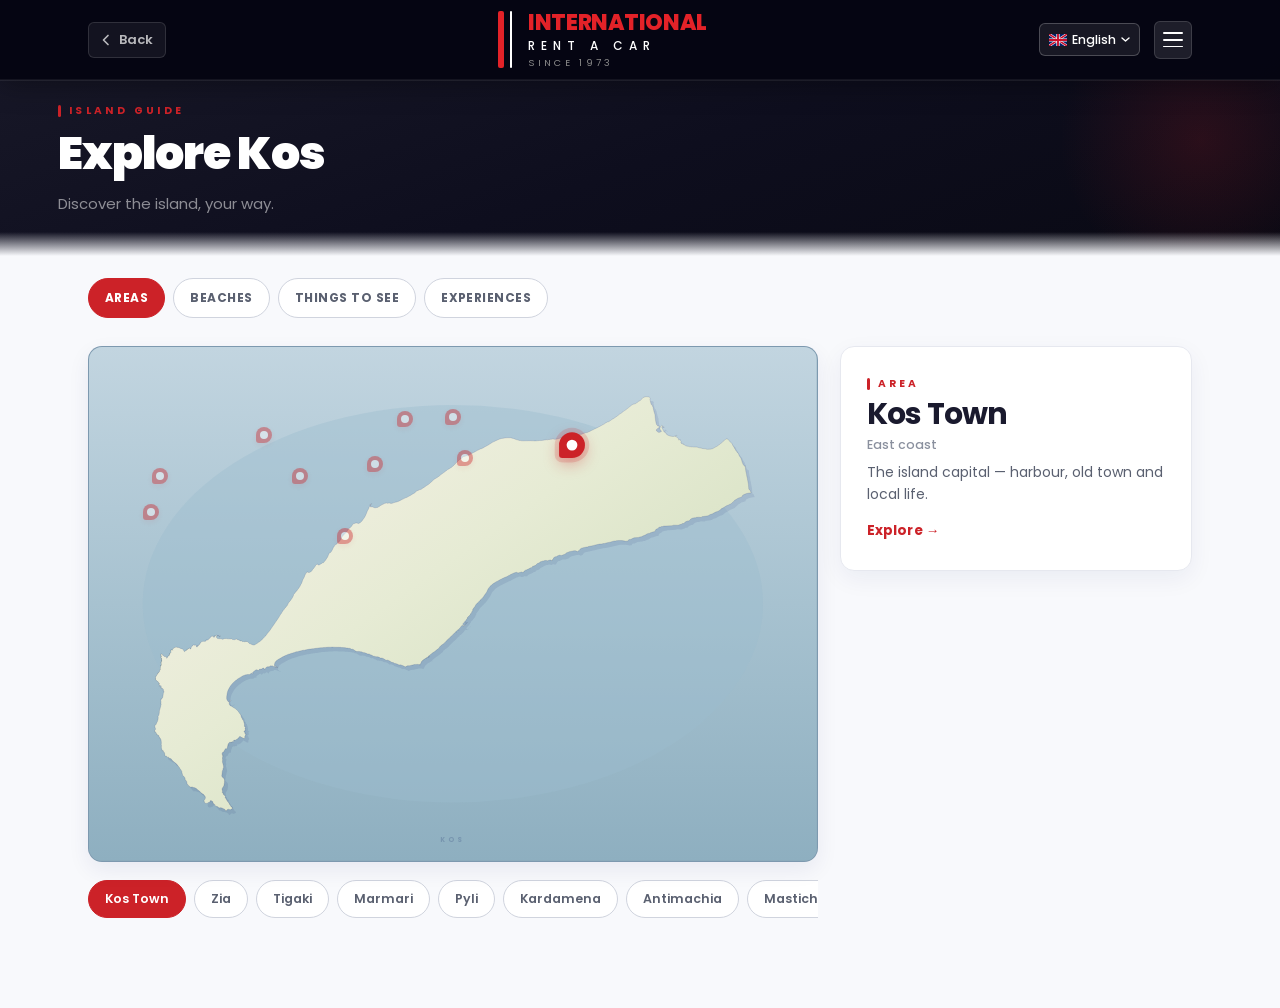
<file: explore-kos.html>
<!DOCTYPE html>
<html lang="en">
<head>
  <meta charset="UTF-8" />
  <meta name="viewport" content="width=device-width, initial-scale=1.0" />
  <meta name="description" content="Explore Kos — International Rent A Car. A visual guide to the island’s key destinations." />
  <title>Explore Kos — International Rent A Car</title>
  <link rel="preconnect" href="https://fonts.googleapis.com" />
  <link rel="preconnect" href="https://fonts.gstatic.com" crossorigin />
  <link href="https://fonts.googleapis.com/css2?family=Poppins:ital,wght@0,300;0,400;0,500;0,600;0,700;0,800;0,900;1,400;1,500&display=swap" rel="stylesheet" />
  <link rel="stylesheet" href="css/style.css" />
  <link rel="stylesheet" href="css/rental-guide.css" />
  <link rel="stylesheet" href="css/explore-kos.css" />
</head>
<body class="rg-page ek-page">

  <header class="nav" id="nav">
    <div class="nav__inner">

      <a href="index.html" class="rg-nav__back" id="rgBack" aria-label="Go back to home page">
        <svg width="16" height="16" viewBox="0 0 16 16" fill="none" aria-hidden="true">
          <path d="M10 12.5L5.5 8 10 3.5" stroke="currentColor" stroke-width="1.7" stroke-linecap="round" stroke-linejoin="round"/>
        </svg>
        <span>Back</span>
      </a>

      <a href="index.html#home" class="nav__logo" aria-label="International Rent A Car — Home">
        <div class="nav__logo-bars" aria-hidden="true">
          <div class="nav__logo-bar--red"></div>
          <div class="nav__logo-bar--white"></div>
        </div>
        <div class="nav__logo-text">
          <span class="nav__logo-name">INTERNATIONAL</span>
          <span class="nav__logo-sub">RENT A CAR</span>
          <span class="nav__logo-since">SINCE 1973</span>
        </div>
      </a>

      <div class="nav__right">
        <div class="nav__lang" role="button" tabindex="0" aria-label="Language: English">
          <svg width="18" height="12" viewBox="0 0 18 12" xmlns="http://www.w3.org/2000/svg" aria-hidden="true">
            <rect width="18" height="12" rx="1.5" fill="#012169"/>
            <path d="M0 0L18 12M18 0L0 12" stroke="white" stroke-width="2.5"/>
            <path d="M0 0L18 12M18 0L0 12" stroke="#C8102E" stroke-width="1.5"/>
            <path d="M9 0V12M0 6H18" stroke="white" stroke-width="3.2"/>
            <path d="M9 0V12M0 6H18" stroke="#C8102E" stroke-width="1.9"/>
          </svg>
          <span>English</span>
          <svg width="9" height="5" viewBox="0 0 9 5" fill="none" aria-hidden="true">
            <path d="M1 1l3.5 3L8 1" stroke="white" stroke-width="1.4" stroke-linecap="round" stroke-linejoin="round"/>
          </svg>
        </div>
        <button class="nav__burger" id="navBurger" aria-label="Open navigation menu" aria-expanded="false" aria-controls="mobMenu">
          <span></span>
          <span></span>
          <span></span>
        </button>
      </div>

    </div>
  </header>

  <div class="mob-menu" id="mobMenu" aria-hidden="true" role="dialog" aria-label="Navigation">
    <div class="mob-menu__bg" id="mobMenuBg"></div>
    <div class="mob-menu__panel">
      <div class="mob-menu__head">
        <div class="mob-menu__logo" aria-hidden="true">
          <svg width="26" height="26" viewBox="0 0 40 40" fill="none">
            <rect width="40" height="40" rx="6" fill="#CC2228"/>
            <circle cx="20" cy="20" r="6.5" stroke="white" stroke-width="1.6" fill="none"/>
            <line x1="20" y1="8"  x2="20" y2="12.5" stroke="white" stroke-width="1.6" stroke-linecap="round"/>
            <line x1="20" y1="27.5" x2="20" y2="32" stroke="white" stroke-width="1.6" stroke-linecap="round"/>
            <line x1="8"  y1="20" x2="12.5" y2="20" stroke="white" stroke-width="1.6" stroke-linecap="round"/>
            <line x1="27.5" y1="20" x2="32" y2="20" stroke="white" stroke-width="1.6" stroke-linecap="round"/>
            <line x1="11.3" y1="11.3" x2="14.9" y2="14.9" stroke="white" stroke-width="1.6" stroke-linecap="round"/>
            <line x1="25.1" y1="25.1" x2="28.7" y2="28.7" stroke="white" stroke-width="1.6" stroke-linecap="round"/>
            <line x1="28.7" y1="11.3" x2="25.1" y2="14.9" stroke="white" stroke-width="1.6" stroke-linecap="round"/>
            <line x1="14.9" y1="25.1" x2="11.3" y2="28.7" stroke="white" stroke-width="1.6" stroke-linecap="round"/>
          </svg>
          <span>Menu</span>
        </div>
        <button class="mob-menu__close" id="mobMenuClose" aria-label="Close menu">
          <svg width="18" height="18" viewBox="0 0 18 18" fill="none" aria-hidden="true">
            <path d="M14 4L4 14M4 4l10 10" stroke="white" stroke-width="1.8" stroke-linecap="round"/>
          </svg>
        </button>
      </div>
      <nav class="mob-menu__nav" aria-label="Main navigation">
        <a href="fleet.html"             class="mob-menu__link">Our Fleet</a>
        <a href="index.html#rental-guide" class="mob-menu__link">Insurance &amp; Rental Info</a>
        <a href="explore-kos.html"        class="mob-menu__link">Explore Kos</a>
        <a href="index.html#emergency"    class="mob-menu__link">Emergency</a>
        <a href="index.html#contact"      class="mob-menu__link">Contact</a>
      </nav>
      <div class="mob-menu__footer">
        <a href="tel:+302242092265" class="mob-menu__cta mob-menu__cta--red">Call us now</a>
        <a href="https://wa.me/306944771738" target="_blank" rel="noopener" class="mob-menu__cta mob-menu__cta--outline">WhatsApp</a>
      </div>
    </div>
  </div>

  <div class="rg-hero" role="region" aria-label="Explore Kos">
    <div class="rg-hero__inner">
      <span class="rg-hero__eyebrow">ISLAND GUIDE</span>
      <h1 class="rg-hero__title">Explore Kos</h1>
      <p class="rg-hero__sub">Discover the island, your way.</p>
    </div>
  </div>

  <main class="ek" id="main-content">
    <div class="container">

      <div class="ek-cats" role="tablist" aria-label="Categories" id="ekCats">
        <button type="button" class="ek-cats__btn is-active" data-cat="areas"        role="tab" aria-selected="true">Areas</button>
        <button type="button" class="ek-cats__btn"           data-cat="beaches"      role="tab" aria-selected="false">Beaches</button>
        <button type="button" class="ek-cats__btn"           data-cat="sights"       role="tab" aria-selected="false">Things to See</button>
        <button type="button" class="ek-cats__btn"           data-cat="experiences"  role="tab" aria-selected="false">Experiences</button>
      </div>

      <div class="ek-layout">
        <div class="ek-map-col">
          <div class="ek-map" id="ekMap" aria-label="Map of Kos">
            <svg class="ek-map__canvas" viewBox="0 0 1220.0 860.9" xmlns="http://www.w3.org/2000/svg" aria-hidden="true" preserveAspectRatio="xMidYMid meet">
              <defs>
                <linearGradient id="ekSea" x1="0" y1="0" x2="0" y2="1">
                  <stop offset="0%" stop-color="#c2d5e0"/>
                  <stop offset="50%" stop-color="#a7c2d0"/>
                  <stop offset="100%" stop-color="#8eafc0"/>
                </linearGradient>
                <linearGradient id="ekLand" x1="0.1" y1="0.15" x2="0.9" y2="0.95">
                  <stop offset="0%" stop-color="#f4f0e4"/>
                  <stop offset="40%" stop-color="#e6ebd4"/>
                  <stop offset="100%" stop-color="#cddbb8"/>
                </linearGradient>
                <!-- Coastline from assets/maps/kos-detailed.geojson; OSM relation 536480; ODbL 1.0 -->
                <path id="ekKosOutline" d="M655.7 171.0L655.2 171.3L654.4 171.8L654.0 172.1L653.6 172.3L653.2 172.4L652.7 172.6L651.9 172.9L651.3 173.2L650.7 173.7L650.1 174.1L649.3 174.5L648.5 174.9L647.8 175.3L647.3 175.6L646.6 175.9L644.5 177.0L643.9 177.3L643.1 177.8L642.5 178.1L641.8 178.5L641.2 178.7L640.6 179.0L639.8 179.6L639.0 180.0L638.4 180.3L637.7 180.7L637.0 181.1L636.5 181.3L635.9 181.7L635.2 182.0L634.6 182.3L634.0 182.5L633.5 182.6L633.2 182.6L632.9 182.5L632.8 182.3L632.7 182.2L632.5 182.2L631.8 182.5L631.3 182.7L631.0 183.0L630.4 183.2L630.0 183.2L629.3 183.4L628.7 183.5L628.0 183.5L627.4 183.8L626.4 184.6L625.8 185.4L625.2 185.9L624.7 186.3L624.1 187.1L623.4 187.4L622.9 187.7L622.5 187.8L622.1 188.0L621.2 188.7L620.2 189.7L619.5 190.5L618.5 191.5L617.7 192.3L617.3 192.6L616.8 192.9L616.5 193.2L616.1 193.6L615.2 194.6L614.4 195.4L614.0 195.8L613.6 196.3L613.2 196.8L613.0 197.0L612.2 197.8L611.6 198.4L611.4 198.5L610.1 199.7L609.0 200.6L608.1 201.4L607.3 202.0L606.5 202.4L605.4 203.2L604.6 203.7L603.8 204.2L602.6 204.8L601.6 205.3L601.0 205.8L600.4 206.2L600.2 206.4L600.0 206.5L599.7 206.8L599.1 207.3L598.2 208.0L597.1 208.8L596.5 209.2L595.8 209.8L595.3 210.1L594.8 210.4L594.3 210.8L593.5 211.4L592.6 212.1L591.6 212.8L590.8 213.4L590.0 213.9L589.4 214.4L588.9 214.9L588.2 215.4L587.5 216.0L586.9 216.5L586.7 216.8L586.3 217.0L586.0 217.2L585.8 217.3L585.8 217.4L585.6 217.5L585.5 217.5L585.2 217.7L584.8 218.0L584.5 218.2L584.4 218.3L584.0 218.6L583.6 218.9L583.3 219.1L583.1 219.2L582.9 219.4L582.3 219.7L581.6 220.1L580.8 220.5L580.6 220.7L580.2 220.8L579.7 221.1L579.3 221.3L578.9 221.6L578.5 221.9L578.2 222.2L577.8 222.5L577.5 222.9L577.3 223.2L577.0 223.4L576.3 224.0L575.3 224.9L574.3 225.7L573.3 226.7L572.8 227.3L572.1 227.8L571.3 228.4L570.5 229.1L570.2 229.4L569.8 229.8L569.5 230.1L567.0 231.7L566.6 231.9L566.0 232.3L565.5 232.6L565.1 232.9L564.5 233.3L564.0 233.7L563.3 234.2L562.5 234.8L561.7 235.4L561.1 235.8L560.9 236.0L560.7 236.0L560.6 236.0L560.5 235.9L560.5 235.9L560.5 235.9L560.5 235.9L560.5 235.9L560.5 236.0L560.5 236.0L560.5 236.1L560.5 236.1L560.2 236.2L559.6 236.6L558.6 237.3L558.0 237.8L557.8 238.0L557.3 238.3L556.4 238.7L556.2 238.7L555.7 238.9L555.5 238.9L554.9 238.9L554.5 239.2L554.1 239.3L553.7 239.5L553.1 239.8L552.4 240.1L551.7 240.5L551.4 240.6L551.0 240.8L550.7 240.8L550.6 240.9L550.2 240.9L549.8 241.1L549.5 241.4L549.1 241.6L548.8 241.9L548.6 241.8L548.6 241.8L548.6 242.1L548.5 242.3L548.0 242.7L547.6 243.1L547.0 243.6L545.9 244.6L544.5 245.4L543.4 246.2L542.8 246.4L541.4 247.2L540.1 248.0L537.4 249.8L537.0 249.7L534.5 251.2L534.0 251.5L531.4 252.6L530.7 252.9L529.0 253.7L527.3 254.6L525.5 255.4L525.1 255.5L524.6 255.8L523.4 256.3L521.3 257.6L520.4 258.0L518.1 259.0L517.9 259.0L516.0 259.7L514.1 260.1L513.5 260.1L512.5 260.5L511.7 260.8L510.7 261.1L510.1 261.3L509.6 261.4L508.8 261.8L508.0 261.9L507.5 262.1L506.9 262.2L506.6 262.3L506.1 262.3L505.8 262.2L505.5 262.1L505.2 262.2L505.1 262.0L504.5 262.0L504.1 261.7L503.7 261.6L503.4 261.6L503.0 261.6L502.6 261.7L502.2 261.7L502.0 261.7L501.7 261.8L501.5 261.7L501.4 261.7L501.0 261.8L500.5 261.9L500.0 261.9L499.4 261.8L499.3 261.7L499.2 261.6L499.0 261.6L498.7 261.6L498.1 261.6L498.0 261.7L497.5 261.8L496.9 261.8L496.5 261.9L496.0 262.0L495.4 262.2L495.1 262.3L495.0 262.5L494.7 262.6L494.2 262.9L493.7 263.2L493.2 263.5L492.8 263.6L492.3 263.8L491.8 264.1L491.3 264.3L491.1 264.4L490.8 264.5L490.6 264.7L490.6 264.7L490.3 265.0L490.0 265.1L489.8 265.3L489.6 265.4L489.5 265.5L489.3 265.5L489.2 265.7L489.0 265.8L488.7 265.9L488.5 265.9L488.1 266.2L487.6 266.5L487.3 266.7L487.1 266.9L486.9 267.2L486.5 267.4L486.3 267.5L486.2 267.5L486.0 267.7L485.7 267.9L485.4 268.0L485.3 267.9L485.1 268.1L485.0 268.2L484.9 268.1L484.8 268.2L484.9 268.3L484.8 268.4L484.7 268.5L484.5 268.4L484.3 268.6L484.2 268.8L484.0 269.1L483.8 269.1L483.6 269.1L483.3 269.0L482.6 269.2L481.6 269.3L480.5 269.5L479.3 269.4L478.8 269.3L478.6 269.4L478.1 269.5L477.8 269.4L477.7 269.4L476.9 268.8L476.2 268.4L475.7 268.2L475.3 268.1L474.3 268.0L473.3 268.1L471.9 268.3L471.7 264.8L471.8 264.6L472.3 264.4L472.2 264.1L473.3 263.7L473.8 263.4L474.3 263.2L474.1 262.9L474.2 262.9L474.2 262.8L474.2 262.7L474.2 262.7L474.1 262.7L473.8 262.7L473.6 262.9L473.4 263.1L473.1 263.4L472.8 263.5L471.8 263.8L471.4 264.0L471.2 264.2L471.1 264.5L471.0 264.8L471.2 264.9L471.2 265.0L471.4 265.0L471.4 265.5L471.4 265.6L471.2 265.6L471.1 265.7L471.0 266.5L471.0 266.9L470.7 267.0L470.2 267.5L469.7 268.1L469.5 268.8L469.4 269.9L468.6 271.3L468.2 272.3L466.8 274.4L466.2 276.0L465.2 278.6L464.7 279.8L464.1 281.1L463.4 282.7L463.0 283.6L462.2 284.9L461.7 286.0L461.0 287.0L460.3 287.9L459.9 288.4L459.6 288.9L459.3 289.2L459.0 289.7L458.5 290.4L458.0 291.1L457.7 291.6L457.3 292.0L456.6 292.7L456.4 293.0L456.0 293.4L455.3 294.0L454.9 294.3L454.4 294.7L454.0 294.9L453.4 295.2L452.5 295.8L451.5 295.9L449.2 295.1L448.3 295.1L447.2 295.1L445.4 295.8L444.0 296.1L442.8 296.6L442.3 296.8L442.1 297.4L441.8 297.8L441.5 298.2L441.3 298.6L441.0 299.3L439.5 301.4L438.4 302.3L437.6 303.2L436.8 303.7L435.8 304.0L435.1 304.6L434.8 305.6L434.0 306.8L433.4 308.0L432.1 309.8L430.3 312.0L428.1 313.4L425.9 316.3L425.0 317.4L423.9 318.7L423.6 319.3L423.3 319.9L422.4 321.7L421.1 324.0L419.5 326.3L418.7 326.8L417.7 327.6L417.4 328.0L417.1 328.2L415.0 330.5L414.3 331.1L412.6 331.7L411.5 333.3L410.8 334.7L409.7 336.0L408.8 338.3L407.3 341.2L405.5 344.0L404.8 344.5L402.6 345.6L400.9 350.0L400.7 350.5L400.5 351.0L400.1 351.6L399.9 352.0L399.7 352.3L399.5 352.7L399.4 353.0L399.3 353.0L399.3 353.1L399.3 353.2L399.2 353.5L399.1 353.6L399.0 353.7L398.7 354.1L398.5 354.5L398.3 354.6L398.2 354.8L398.1 355.0L397.9 355.3L397.6 355.7L397.3 356.2L397.0 356.8L396.5 357.4L396.2 357.8L395.7 358.4L395.3 358.8L395.2 359.0L394.7 359.6L394.3 360.1L394.0 360.5L393.7 360.9L393.4 361.3L393.1 361.5L392.8 361.8L392.6 361.9L392.3 361.9L392.0 361.9L391.7 361.8L391.4 361.8L391.1 362.0L390.8 362.1L390.6 362.2L390.6 362.4L390.5 362.6L390.2 362.8L390.1 362.8L389.9 362.9L389.5 363.3L389.0 363.7L388.3 364.0L387.8 364.4L387.2 364.7L386.7 365.0L386.3 365.2L385.7 365.3L385.3 365.4L384.5 365.4L384.3 365.3L384.0 365.1L383.9 364.9L383.7 364.6L383.4 364.4L383.1 364.3L382.6 364.2L382.2 364.3L381.8 364.4L381.5 364.6L381.1 364.9L380.7 365.4L380.4 365.6L380.1 365.9L379.9 366.3L379.7 366.7L379.6 367.0L379.3 367.3L379.2 367.5L379.0 367.8L378.5 368.4L378.1 368.8L377.9 369.2L377.8 369.5L377.7 369.8L377.6 370.0L377.3 370.3L376.8 370.9L376.7 371.0L376.0 371.8L376.0 372.0L375.7 372.3L375.6 372.5L375.1 372.7L374.9 372.9L374.7 373.3L374.5 373.9L374.1 374.5L373.9 374.7L373.7 374.9L373.1 375.7L372.8 376.1L372.5 376.3L372.4 376.4L372.1 376.6L371.8 376.8L371.6 377.1L371.3 377.2L371.0 377.3L370.7 377.4L370.6 377.4L370.5 377.5L370.2 377.7L369.9 377.9L369.6 377.9L369.3 377.8L369.2 377.8L369.0 377.8L368.7 377.7L368.5 377.7L368.2 377.9L367.8 378.0L367.4 378.0L367.2 378.0L367.1 377.9L367.0 377.8L366.8 377.8L366.8 377.6L366.7 377.5L366.7 377.4L366.7 377.2L366.5 377.1L366.4 377.0L366.1 377.1L365.9 377.2L365.6 377.2L365.3 377.3L365.1 377.3L364.9 377.5L364.8 377.6L364.7 378.0L364.7 378.2L364.6 378.3L364.5 378.5L364.3 378.9L364.0 379.0L363.3 380.3L363.0 380.8L363.0 381.0L362.8 381.1L362.4 381.7L362.1 382.4L361.8 382.9L361.8 383.1L361.7 383.2L361.6 383.4L361.5 383.9L361.4 384.3L361.2 384.7L361.1 385.2L360.8 386.1L360.4 386.6L360.1 387.2L359.9 387.6L359.8 387.8L359.6 388.3L359.2 388.9L359.2 389.0L359.1 389.2L358.8 389.5L358.6 390.0L358.4 390.2L358.3 390.4L358.2 390.9L358.0 391.3L357.9 391.9L357.7 392.1L357.6 392.5L357.6 392.7L357.4 393.1L357.3 393.4L357.2 393.9L357.0 394.4L356.8 394.8L356.6 395.5L356.5 395.7L356.5 395.9L356.4 396.1L356.2 396.5L356.0 396.8L355.9 397.0L355.7 397.5L355.4 397.9L355.2 398.1L355.1 398.5L355.1 398.6L355.0 398.8L354.7 399.1L354.4 399.6L354.4 399.8L354.3 399.9L354.1 400.2L354.0 400.4L353.8 400.6L353.7 400.9L353.7 401.1L353.6 401.3L353.3 401.7L353.1 402.0L352.8 402.4L352.6 402.7L352.5 403.1L352.3 403.4L352.1 403.7L352.0 403.9L351.6 404.4L351.3 404.7L350.9 405.1L350.7 405.3L350.4 405.6L350.2 406.0L350.1 406.3L349.8 406.6L349.4 407.1L349.1 407.7L348.8 408.3L348.6 408.4L348.6 408.5L348.4 408.8L347.9 409.0L347.2 409.8L346.8 410.3L346.6 410.6L346.2 411.0L346.0 411.4L345.7 411.6L345.1 412.6L344.9 413.0L344.6 413.1L344.3 413.2L344.0 413.7L343.3 414.5L343.0 415.0L342.9 415.9L342.8 416.5L342.5 417.1L342.2 417.8L341.8 418.7L341.2 419.8L340.8 420.5L340.3 421.5L339.9 421.9L339.6 422.2L339.3 422.8L339.0 423.4L338.6 423.8L338.1 424.5L337.6 425.2L337.1 425.9L336.8 426.2L336.5 426.7L336.2 426.9L335.7 427.0L335.4 427.4L335.2 427.8L335.1 428.2L334.3 429.1L334.0 429.9L333.6 431.0L333.2 431.7L332.7 432.5L332.4 433.2L332.1 433.6L331.5 434.3L331.0 435.0L330.4 435.7L330.3 436.0L330.1 436.2L329.8 436.5L329.7 436.7L329.3 437.2L329.1 437.3L328.3 438.2L328.0 438.5L327.6 438.9L327.3 439.5L327.0 439.9L326.9 440.1L326.3 440.7L325.9 441.1L325.8 441.4L325.5 441.7L325.0 442.4L324.8 442.9L324.5 443.2L324.1 443.8L323.8 444.3L323.4 445.0L323.0 445.7L322.6 446.4L322.2 447.0L321.9 447.5L321.6 447.8L321.3 448.2L321.0 448.5L320.7 448.9L320.5 449.3L320.3 449.5L320.2 449.8L320.0 450.2L319.8 450.6L319.5 451.1L319.2 451.7L318.9 451.9L318.6 452.5L318.3 453.0L317.9 453.6L317.4 454.4L316.9 455.3L316.7 455.6L316.3 456.1L316.0 456.6L315.6 457.1L315.3 457.6L314.9 458.2L314.9 458.3L314.8 458.4L314.5 458.8L314.2 459.2L313.9 459.7L313.7 459.9L313.4 460.3L312.9 461.0L311.7 462.8L310.4 464.7L309.2 466.6L307.9 468.3L306.8 470.0L305.4 472.1L303.2 475.2L301.8 477.0L300.2 479.0L299.3 479.8L298.7 480.5L297.8 482.1L297.3 482.8L296.6 483.6L295.9 484.3L295.0 485.2L294.6 485.8L294.0 486.4L293.5 486.9L292.9 487.6L292.6 487.9L292.3 488.3L291.5 489.1L290.7 489.8L290.3 490.3L289.7 490.9L288.7 491.7L288.2 492.1L287.7 492.7L287.3 493.1L287.0 493.3L286.8 493.4L286.5 493.7L286.0 494.1L285.6 494.3L285.3 494.6L285.0 494.7L284.7 494.8L284.5 494.7L284.3 494.8L283.7 495.3L283.3 495.7L282.9 495.9L282.7 496.0L282.6 496.1L282.5 496.2L282.3 496.5L282.2 496.7L282.1 496.8L282.0 496.9L281.9 497.0L281.5 497.2L281.2 497.4L280.9 497.5L280.6 497.6L280.2 497.7L279.9 498.0L279.6 498.2L279.4 498.2L279.1 498.4L278.7 498.8L278.5 499.0L278.2 499.2L277.9 499.4L277.6 499.5L277.4 499.5L277.3 499.4L277.0 499.3L276.5 499.4L275.9 499.7L275.0 499.7L274.5 499.6L274.3 499.4L274.0 499.1L273.7 499.0L273.2 498.7L272.8 498.5L272.3 498.5L271.9 498.5L271.5 498.2L271.2 497.9L270.8 497.8L270.5 497.6L270.2 497.5L269.7 497.4L269.2 497.3L269.0 497.0L268.5 496.7L268.3 496.5L268.2 496.3L267.9 495.9L267.6 495.8L267.4 495.6L267.2 495.4L266.8 495.1L266.6 494.9L266.4 494.7L266.2 494.7L265.8 494.2L265.3 494.2L264.9 494.4L264.7 494.2L264.7 494.1L264.6 494.0L264.4 494.0L264.2 493.8L263.9 493.7L263.5 493.6L263.5 493.5L263.3 493.4L263.1 493.4L263.0 493.2L263.1 493.0L263.0 492.9L262.9 493.0L262.7 493.0L262.7 493.1L262.9 493.3L262.8 493.6L262.5 493.8L262.4 494.0L262.1 494.1L261.9 494.3L261.5 494.2L261.2 494.2L260.9 494.2L260.8 494.4L260.7 494.5L260.4 494.4L260.3 494.3L260.1 494.3L259.7 494.2L259.6 494.2L259.4 493.9L259.3 493.8L258.9 493.7L258.6 493.8L258.1 494.0L257.8 494.0L257.4 493.8L257.0 493.8L256.7 493.7L256.5 493.4L256.1 493.1L255.9 492.8L255.8 492.6L255.7 492.5L255.5 492.4L255.4 492.4L255.3 492.4L255.2 492.4L255.1 492.5L255.0 492.5L255.0 492.5L254.9 492.6L254.8 492.7L254.7 492.8L254.5 492.9L254.3 492.9L253.9 493.0L253.5 492.9L253.4 492.7L253.2 492.5L253.0 492.2L252.9 491.9L253.3 491.8L253.4 491.7L253.4 491.6L253.3 491.6L253.2 491.5L253.1 491.6L252.7 491.6L252.2 491.6L251.9 491.5L251.6 491.4L251.4 491.2L250.9 491.2L250.1 491.1L249.3 490.9L249.1 490.8L249.0 490.6L248.8 490.5L248.8 490.2L248.6 490.1L248.3 490.1L248.2 490.0L248.0 489.7L247.8 489.6L247.7 489.5L247.4 489.4L247.3 489.5L247.1 489.8L247.0 490.0L246.8 490.1L246.5 490.1L246.2 490.0L245.9 490.1L244.8 490.4L244.3 490.6L244.1 490.7L243.9 490.8L243.4 490.7L243.1 490.6L242.8 490.5L242.5 490.6L242.3 490.6L241.6 490.5L240.4 490.2L239.4 489.7L239.1 489.4L238.8 489.0L238.4 489.1L237.8 489.2L237.3 489.3L236.7 489.4L236.1 489.4L235.4 489.2L235.1 489.1L234.7 489.0L233.8 489.3L231.3 489.0L230.6 488.9L230.5 488.8L230.1 488.7L229.9 488.8L229.8 488.7L229.7 488.8L229.2 488.8L229.2 488.7L229.1 488.7L229.0 488.9L228.9 488.9L228.8 489.0L228.6 489.1L228.5 489.2L228.3 489.2L228.1 489.3L227.6 489.1L227.6 489.0L227.1 488.7L226.7 488.9L226.3 489.1L225.4 489.5L224.8 489.8L224.1 490.0L223.5 490.0L223.2 489.9L222.8 489.7L222.2 489.3L221.4 489.3L220.5 489.1L219.0 489.0L218.4 489.0L217.7 488.9L216.8 489.0L215.8 488.8L214.8 488.4L214.4 488.0L214.0 487.4L213.8 486.6L213.7 485.9L213.8 485.8L213.8 485.7L213.8 485.7L213.8 485.4L213.8 485.0L213.8 484.7L213.9 484.6L214.1 484.5L214.2 484.6L214.9 484.3L214.9 484.2L214.9 484.0L215.0 484.0L215.4 484.0L216.0 484.1L216.8 484.1L217.7 484.2L217.7 484.3L217.9 484.5L218.1 484.6L218.5 484.6L218.9 484.7L219.0 484.9L218.9 485.6L218.9 486.1L218.8 486.4L218.9 486.5L219.0 486.5L219.1 486.4L219.1 485.8L219.1 484.9L219.5 484.8L219.8 484.9L220.2 484.6L220.4 484.3L220.3 484.1L219.9 483.9L219.7 483.8L219.1 483.6L218.6 483.6L218.2 483.6L218.0 483.6L217.7 483.6L217.6 484.0L216.7 483.9L215.6 483.9L215.1 483.9L215.1 483.6L215.0 483.4L214.7 483.4L214.4 483.3L214.4 483.2L214.2 483.0L214.0 483.1L213.8 483.2L213.6 483.4L213.4 483.7L212.7 483.8L212.5 483.9L212.5 483.9L212.5 484.0L212.5 484.0L212.4 484.1L212.3 484.0L212.1 484.0L212.0 484.1L211.9 484.1L211.9 484.2L211.9 484.3L211.7 484.3L211.7 484.4L211.4 484.4L211.3 484.3L211.3 484.4L211.2 484.3L211.1 484.3L210.9 484.2L210.8 484.2L210.7 484.2L210.6 484.2L210.4 484.3L210.2 484.3L210.1 484.4L210.1 484.5L210.1 484.5L210.2 484.6L210.0 484.7L209.9 484.8L209.9 484.9L210.0 485.0L210.2 485.0L210.7 484.9L210.8 484.9L210.9 485.0L210.9 485.3L210.9 485.5L210.8 485.7L210.7 486.1L210.3 486.5L209.8 486.6L209.4 486.6L209.0 486.6L208.6 486.3L208.4 485.9L208.3 485.7L208.7 485.3L208.8 485.1L208.9 485.1L209.0 485.1L209.0 485.0L208.9 485.0L208.8 484.9L208.8 484.8L208.5 484.6L208.3 484.7L208.2 484.7L208.1 484.6L207.7 484.4L207.0 485.0L206.3 485.0L205.8 485.0L205.3 484.8L204.6 486.1L203.1 487.0L202.6 488.2L201.4 488.9L200.9 489.7L200.2 490.2L199.6 490.3L199.4 491.1L198.8 491.5L198.3 490.9L197.8 491.3L197.5 491.3L197.3 491.1L197.1 491.1L197.1 491.3L196.7 491.3L196.5 491.2L196.1 491.4L195.9 491.6L195.9 491.7L196.3 491.8L196.5 491.9L196.4 492.3L196.2 492.7L195.7 493.2L195.2 493.1L194.0 493.4L193.4 493.7L192.7 493.5L192.0 493.6L191.7 493.3L191.1 493.4L190.4 493.6L189.6 493.9L189.2 493.7L188.2 494.4L187.9 494.8L187.6 495.5L187.0 495.4L186.6 495.6L186.5 496.6L186.2 496.7L186.2 496.9L186.3 497.1L186.0 498.2L185.6 498.5L184.9 498.3L184.8 498.4L185.0 498.7L184.0 499.7L183.6 499.8L183.5 500.0L183.6 500.1L183.4 500.2L183.3 500.4L183.1 500.5L183.1 500.8L182.7 500.9L182.6 501.1L182.4 501.1L182.4 500.9L182.6 500.5L182.7 500.3L182.7 500.1L182.7 499.8L182.6 499.6L182.5 499.7L182.3 499.8L182.1 500.2L182.0 500.2L181.8 500.3L181.9 500.6L181.8 501.0L181.9 501.4L181.8 501.9L181.8 502.2L181.6 502.5L181.5 502.7L181.4 502.8L181.4 502.9L181.6 502.9L181.4 503.0L181.3 503.0L180.9 503.1L180.6 503.0L180.4 502.9L180.3 502.8L180.1 502.7L180.1 502.5L180.1 502.3L180.1 502.2L180.3 502.0L180.3 501.7L180.1 501.8L180.0 501.8L180.0 501.7L180.1 501.6L179.8 501.5L179.7 501.3L180.0 500.6L180.0 500.1L179.7 499.9L178.4 499.6L178.3 500.0L177.5 500.1L176.8 499.8L176.1 499.9L175.9 499.7L174.7 499.6L174.3 499.9L173.9 500.0L173.8 500.2L173.8 500.4L174.0 500.6L173.9 500.8L173.6 501.1L173.6 501.3L172.7 501.7L171.9 502.3L171.9 502.6L171.9 502.9L171.6 503.0L171.4 503.7L171.2 503.9L171.2 504.4L170.8 504.7L170.7 505.0L170.7 505.3L170.8 505.6L171.0 505.7L171.1 505.8L171.2 505.9L171.2 506.0L171.1 506.2L171.1 506.2L170.9 506.3L170.7 506.4L170.5 506.5L170.3 506.4L170.3 506.2L170.2 506.1L170.0 506.0L169.9 505.9L169.9 505.7L169.8 505.6L169.7 505.5L169.7 505.3L169.4 505.2L169.3 505.1L169.4 504.7L169.3 504.5L168.9 504.6L168.1 505.2L168.0 505.4L167.5 505.5L167.3 505.7L167.1 505.7L166.7 505.6L166.7 505.5L166.5 505.4L166.3 505.4L166.3 505.4L166.1 505.4L166.0 505.4L166.0 505.5L166.2 505.5L166.2 505.6L166.2 505.7L166.3 505.8L166.2 505.8L166.1 505.9L166.1 505.9L166.0 505.9L166.0 505.9L166.1 506.0L166.0 506.0L165.9 506.1L165.9 506.1L165.9 506.2L166.0 506.2L166.0 506.3L165.9 506.3L165.9 506.4L165.8 506.4L165.8 506.5L165.8 506.5L165.8 506.6L165.7 506.6L165.6 506.6L165.7 506.7L165.7 506.8L165.5 506.8L165.5 506.7L165.4 506.8L165.3 506.8L165.2 506.9L165.0 506.9L164.9 506.9L164.8 506.9L164.7 507.0L164.8 507.0L164.8 507.1L164.9 507.1L164.9 507.2L164.8 507.3L164.7 507.3L164.6 507.3L164.5 507.3L164.4 507.4L164.4 507.5L164.3 507.5L164.3 507.6L164.3 507.7L164.3 507.8L164.3 507.9L164.3 507.9L164.2 507.8L164.0 507.8L163.9 507.9L163.8 508.0L163.7 508.1L163.5 508.1L163.5 508.0L163.3 507.9L163.2 508.0L163.1 508.0L163.0 508.1L163.0 508.1L163.0 508.2L163.2 508.3L163.2 508.4L163.1 508.6L162.9 508.7L162.8 508.8L162.8 508.9L162.9 509.0L162.9 509.2L162.7 509.4L162.5 509.4L162.0 509.3L161.7 509.4L161.5 509.5L161.2 509.5L161.0 509.5L160.9 509.4L160.7 509.5L160.6 509.6L160.6 509.8L160.6 510.1L160.4 510.3L160.2 510.5L160.1 510.6L160.0 510.7L159.8 510.7L159.6 510.6L159.4 510.5L159.4 510.3L159.4 510.2L159.4 510.0L159.4 509.8L159.2 509.5L159.0 509.4L159.0 509.2L158.9 508.9L158.5 508.5L158.4 508.1L158.3 507.9L158.3 507.7L158.2 507.5L158.1 507.2L157.6 506.9L157.2 506.6L157.0 506.7L156.7 506.5L156.2 506.3L155.8 506.1L155.6 505.9L155.0 505.8L154.6 505.7L154.2 505.8L153.8 505.6L153.5 505.5L153.4 505.3L153.2 505.1L152.8 504.9L152.3 504.7L151.8 504.7L151.9 504.5L151.7 504.3L151.2 504.3L151.0 504.2L151.0 504.1L150.9 504.0L150.7 504.0L150.6 503.9L150.8 503.8L150.7 503.7L150.4 503.6L150.2 503.6L150.0 503.6L149.9 503.8L149.7 503.6L149.5 503.6L149.3 503.4L148.9 503.3L148.7 503.3L148.6 503.5L148.4 503.4L148.3 503.2L148.2 503.1L148.2 503.2L148.3 503.3L148.2 503.4L148.3 503.5L148.1 503.6L148.0 503.5L147.9 503.5L147.8 503.6L147.7 503.7L147.5 503.5L147.4 503.3L147.2 503.4L147.0 503.2L146.9 503.2L146.7 503.1L146.5 503.2L146.3 503.1L146.1 503.1L146.0 503.1L145.8 503.1L145.6 503.2L145.4 503.3L145.3 503.2L145.1 503.1L145.0 503.1L145.0 503.2L144.9 503.3L144.8 503.4L144.7 503.4L144.7 503.5L144.6 503.5L144.5 503.5L144.3 503.6L144.0 503.6L144.0 503.7L143.9 503.7L143.8 503.8L143.6 503.8L143.6 503.9L143.4 503.9L143.2 504.0L143.1 503.9L143.1 504.0L143.2 504.1L143.1 504.2L143.1 504.1L143.0 504.2L143.0 504.3L142.9 504.4L142.8 504.4L142.8 504.5L142.7 504.6L142.6 504.7L142.4 504.7L142.5 504.9L142.4 505.0L142.2 504.8L142.1 504.9L142.0 504.9L141.8 505.0L141.6 505.1L141.5 505.1L141.4 505.1L141.4 505.2L141.3 505.3L141.2 505.3L141.2 505.3L141.2 505.4L141.2 505.5L141.1 505.5L141.0 505.5L141.0 505.5L140.9 505.5L140.8 505.5L140.8 505.6L140.7 505.7L140.7 505.7L140.6 505.8L140.6 505.9L140.5 506.0L140.6 506.1L140.5 506.2L140.5 506.3L140.4 506.4L140.4 506.5L140.4 506.6L140.4 506.6L140.3 506.6L140.3 506.7L140.3 506.7L140.2 506.8L140.2 506.8L140.3 506.9L140.3 506.9L140.2 506.9L140.2 506.9L140.2 507.0L140.2 507.1L140.2 507.2L140.2 507.3L140.2 507.4L140.2 507.4L140.2 507.5L140.2 507.6L140.3 507.6L140.3 507.7L140.3 507.7L140.2 507.8L140.3 507.8L140.3 507.8L140.3 507.9L140.3 507.9L140.3 508.0L140.4 508.0L140.4 508.2L140.3 508.2L140.2 508.2L140.2 508.3L140.1 508.2L140.1 508.2L140.0 508.1L139.9 508.0L139.9 508.0L139.8 508.0L139.6 508.1L139.5 508.1L139.5 508.1L139.4 508.1L139.4 508.0L139.4 508.0L139.3 508.1L139.3 508.0L139.3 508.0L139.2 508.0L139.1 508.0L139.0 507.9L138.8 507.9L138.8 507.9L138.7 507.8L138.7 507.8L138.7 507.9L138.6 507.9L138.5 507.9L138.4 507.9L138.3 508.0L138.2 507.9L138.2 507.9L138.2 507.7L138.0 507.6L137.9 507.7L137.8 507.7L137.7 507.9L137.7 507.9L137.6 507.9L137.6 507.7L137.5 507.7L137.4 507.7L137.4 507.8L137.3 507.9L137.3 507.9L137.3 508.0L137.4 508.1L137.3 508.1L137.3 508.2L137.4 508.3L137.4 508.4L137.4 508.4L137.3 508.5L137.3 508.6L137.4 508.6L137.3 508.6L137.4 508.7L137.3 508.8L137.3 508.8L137.2 508.8L137.3 508.8L137.3 508.9L137.3 508.8L137.4 508.8L137.5 508.8L137.6 508.8L137.7 508.9L137.6 509.0L137.5 509.0L137.5 509.1L137.4 509.1L137.3 509.1L137.2 509.2L137.3 509.3L137.2 509.4L137.2 509.5L137.3 509.6L137.2 509.7L137.3 509.8L137.2 509.8L137.2 510.0L137.2 510.0L137.2 510.1L137.2 510.2L137.2 510.3L137.2 510.5L137.2 510.5L137.3 510.6L137.3 510.7L137.3 510.8L137.3 510.9L137.4 511.0L137.6 511.1L137.8 511.2L137.7 511.3L137.7 511.4L137.8 511.5L137.8 511.6L137.8 511.7L137.7 511.7L137.6 511.8L137.4 511.9L137.4 511.9L137.3 512.0L137.2 512.1L137.1 512.1L137.1 512.1L137.0 512.1L137.0 512.2L137.0 512.2L137.0 512.3L136.9 512.3L136.8 512.3L136.7 512.3L136.6 512.4L136.6 512.4L136.5 512.4L136.5 512.5L136.5 512.6L136.5 512.6L136.5 512.6L136.5 512.6L136.5 512.7L136.4 512.7L136.3 512.8L136.2 512.9L136.1 512.9L136.0 512.9L136.0 512.9L135.9 512.9L135.9 513.0L135.8 513.0L135.7 512.9L135.7 512.9L135.6 513.0L135.6 513.1L135.7 513.1L135.8 513.2L135.7 513.2L135.7 513.3L135.6 513.4L135.6 513.5L135.7 513.6L135.7 513.7L135.8 513.7L135.9 513.8L135.9 513.9L135.8 513.9L135.8 514.0L135.8 514.0L135.7 514.0L135.7 514.1L135.7 514.1L135.8 514.1L135.8 514.2L135.7 514.2L135.7 514.2L135.7 514.2L135.7 514.3L135.7 514.2L135.6 514.3L135.6 514.3L135.7 514.3L135.7 514.4L135.6 514.4L135.6 514.3L135.5 514.3L135.5 514.4L135.6 514.5L135.6 514.5L135.5 514.5L135.5 514.5L135.5 514.6L135.5 514.6L135.4 514.6L135.4 514.6L135.3 514.6L135.3 514.7L135.3 514.7L135.3 514.8L135.4 514.8L135.4 514.8L135.3 514.8L135.3 514.8L135.3 514.9L135.4 514.9L135.4 515.0L135.3 515.0L135.2 515.0L135.2 515.1L135.1 515.1L135.0 515.2L135.0 515.3L135.0 515.3L135.0 515.3L135.0 515.4L134.9 515.3L134.8 515.4L134.9 515.5L134.9 515.5L134.8 515.5L134.8 515.6L134.8 515.7L134.7 515.8L134.8 515.8L134.8 515.9L134.6 515.8L134.5 515.9L134.7 516.0L134.6 516.1L134.5 516.0L134.5 516.1L134.6 516.1L134.6 516.2L134.5 516.1L134.4 516.2L134.5 516.3L134.5 516.4L134.4 516.3L134.4 516.4L134.4 516.6L134.3 516.6L134.3 516.7L134.4 516.7L134.3 516.8L134.4 516.9L134.4 517.1L134.4 517.2L134.3 517.2L134.4 517.3L134.3 517.3L134.3 517.4L134.2 517.5L134.1 517.5L134.0 517.5L134.0 517.7L133.9 517.6L133.9 517.6L133.8 517.7L133.7 517.7L133.7 517.8L133.7 517.8L133.7 517.7L133.6 517.7L133.6 517.9L133.7 517.9L133.7 517.9L133.6 517.9L133.5 518.0L133.4 517.9L133.3 517.9L133.3 518.1L133.2 518.1L133.1 518.2L132.9 518.3L132.8 518.3L132.7 518.4L132.6 518.5L132.5 518.5L132.5 518.6L132.6 518.6L132.5 518.7L132.5 518.8L132.3 518.8L132.2 518.9L132.2 519.0L132.2 519.1L132.1 519.1L132.0 519.3L132.0 519.4L131.9 519.5L131.9 519.3L131.8 519.3L131.7 519.6L131.8 519.7L131.7 519.9L131.5 520.1L131.6 520.3L131.4 520.5L131.4 520.7L131.2 520.9L131.1 520.9L131.0 520.9L130.8 520.9L130.6 521.0L130.5 521.1L130.5 521.2L131.0 521.2L131.0 521.3L131.0 521.4L130.9 521.4L130.7 521.4L130.5 521.6L130.5 521.5L130.4 521.6L130.4 521.6L130.3 521.6L130.1 521.6L130.1 521.4L130.0 521.3L129.9 521.2L129.9 521.0L130.1 520.9L130.1 520.7L130.1 520.5L130.1 520.4L130.0 520.2L129.9 520.1L129.7 520.1L129.7 520.1L129.7 519.9L129.7 519.8L129.6 519.7L129.5 519.6L129.4 519.5L129.3 519.5L129.3 519.4L129.3 519.3L129.2 519.3L129.1 519.3L129.1 519.4L129.0 519.4L128.8 519.3L128.7 519.4L128.5 519.4L128.2 519.5L128.0 519.5L127.8 519.5L127.7 519.3L127.6 519.3L127.5 519.2L127.4 519.0L127.3 518.9L127.2 519.0L127.1 519.0L126.8 518.9L126.6 518.8L126.4 518.8L126.3 519.0L126.2 519.0L126.1 518.9L126.0 518.7L126.0 518.6L125.9 518.3L125.7 518.1L125.4 518.0L125.3 517.8L125.1 517.6L124.9 517.3L124.7 517.2L124.4 517.2L124.3 517.0L124.1 517.0L123.8 517.1L123.7 517.0L123.7 516.8L123.7 516.6L123.7 516.3L123.7 516.0L123.6 515.9L123.5 515.7L123.4 515.6L123.5 515.5L123.4 515.4L123.2 515.3L123.1 515.3L123.1 515.2L122.9 515.2L122.8 515.2L122.7 515.3L122.6 515.2L122.4 515.1L122.3 515.0L122.3 514.9L122.3 514.9L122.1 514.9L122.1 515.0L122.0 515.0L121.9 515.0L121.8 514.9L121.7 514.8L121.6 514.7L121.5 514.6L121.4 514.6L121.2 514.6L121.1 514.5L120.8 514.6L120.8 514.6L120.7 514.7L120.7 514.8L120.6 514.8L120.6 514.9L120.8 515.0L120.7 515.0L120.8 515.1L120.7 515.2L120.7 515.3L120.6 515.3L120.6 515.4L120.5 515.4L120.5 515.5L120.6 515.5L120.6 515.6L120.4 515.6L120.4 515.7L120.3 515.8L120.3 515.9L120.4 515.9L120.4 516.1L120.4 516.2L120.4 516.3L120.4 516.3L120.4 516.4L120.3 516.6L120.5 516.6L120.6 516.6L120.7 516.7L120.8 516.7L120.8 516.8L120.8 516.9L120.7 517.0L120.6 516.9L120.5 517.1L120.5 517.1L120.5 517.2L120.5 517.3L120.6 517.4L120.8 517.4L120.9 517.5L121.0 517.6L121.1 517.7L121.1 517.7L121.2 517.8L121.2 517.8L121.1 517.8L121.1 517.9L121.0 517.9L120.9 518.0L120.8 518.1L120.8 518.1L120.8 518.1L120.7 518.2L120.7 518.3L120.8 518.3L120.9 518.4L121.0 518.4L121.1 518.3L121.2 518.3L121.2 518.4L121.3 518.4L121.3 518.5L121.3 518.5L121.4 518.5L121.4 518.6L121.3 518.6L121.3 518.7L121.3 518.7L121.4 518.8L121.4 518.8L121.4 518.9L121.3 518.9L121.3 518.9L121.3 519.0L121.3 519.0L121.3 519.0L121.3 519.1L121.3 519.1L121.2 519.2L121.1 519.1L121.2 519.1L121.1 519.1L120.9 519.1L120.9 519.1L120.9 519.1L120.8 519.1L120.8 519.2L120.8 519.2L120.9 519.2L120.9 519.2L121.0 519.2L121.0 519.3L121.0 519.4L121.0 519.4L121.0 519.5L121.0 519.5L121.0 519.6L121.0 519.6L120.9 519.6L120.9 519.6L120.9 519.7L120.8 519.7L120.8 519.6L120.7 519.6L120.7 519.6L120.6 519.6L120.6 519.6L120.5 519.6L120.5 519.6L120.6 519.6L120.5 519.7L120.6 519.7L120.6 519.7L120.6 519.8L120.6 519.8L120.6 519.8L120.6 519.8L120.5 519.8L120.5 519.8L120.4 519.9L120.4 519.8L120.3 519.9L120.3 519.9L120.4 519.9L120.5 520.0L120.6 520.0L120.7 520.1L120.7 520.1L120.8 520.2L120.8 520.2L120.9 520.3L120.8 520.3L120.8 520.3L120.8 520.4L120.8 520.4L120.7 520.5L120.6 520.5L120.6 520.6L120.6 520.6L120.7 520.7L120.8 520.7L120.9 520.7L120.8 520.8L120.9 520.9L120.9 521.0L120.9 521.0L120.8 521.0L120.7 521.0L120.7 521.0L120.6 521.1L120.7 521.1L120.7 521.1L120.7 521.2L120.7 521.2L120.7 521.3L120.8 521.3L120.8 521.3L120.8 521.3L120.8 521.4L120.8 521.4L121.0 521.5L121.1 521.5L121.2 521.6L121.3 521.6L121.3 521.6L121.2 521.6L121.1 521.6L121.1 521.6L121.0 521.6L121.0 521.6L121.1 521.6L121.1 521.7L121.0 521.7L121.0 521.7L121.0 521.8L121.0 521.9L121.1 521.9L121.2 521.9L121.2 522.0L121.2 522.1L121.1 522.1L121.1 522.1L121.2 522.1L121.3 522.1L121.3 522.1L121.4 522.1L121.5 522.1L121.6 522.2L121.6 522.2L121.6 522.3L121.6 522.3L121.6 522.3L121.6 522.4L121.6 522.5L121.7 522.5L121.7 522.5L121.7 522.6L121.8 522.6L121.9 522.6L121.9 522.6L121.8 522.7L121.8 522.7L121.7 522.7L121.7 522.7L121.7 522.8L121.8 522.8L121.9 522.8L122.0 522.8L122.0 522.8L121.9 522.8L121.9 522.9L121.9 522.9L121.9 522.9L121.8 522.9L121.8 522.9L122.0 523.0L122.0 523.0L122.0 523.1L122.0 523.1L121.9 523.2L121.9 523.2L121.8 523.2L122.0 523.3L122.0 523.3L122.1 523.3L122.0 523.4L122.1 523.4L122.0 523.5L121.9 523.5L121.8 523.5L121.8 523.6L121.7 523.6L121.6 523.6L121.5 523.6L121.4 523.6L121.4 523.7L121.3 523.7L121.3 523.8L121.3 523.9L121.4 523.9L121.4 523.9L121.3 524.0L121.4 524.1L121.4 524.1L121.5 524.1L121.5 524.1L121.6 524.1L121.6 524.1L121.6 524.1L121.7 524.2L121.7 524.2L121.7 524.3L121.7 524.3L121.6 524.3L121.6 524.3L121.6 524.4L121.7 524.4L121.7 524.4L121.8 524.4L121.8 524.5L121.8 524.5L121.7 524.5L121.6 524.6L121.7 524.7L121.7 524.7L121.9 524.7L122.0 524.7L122.0 524.8L121.9 524.8L121.9 524.8L122.0 524.8L122.0 524.8L122.1 524.8L122.1 524.9L122.0 524.9L121.9 524.9L122.0 525.0L122.0 525.1L121.9 525.1L121.9 525.1L121.8 525.1L121.8 525.2L121.8 525.3L121.8 525.3L121.9 525.3L121.9 525.3L122.0 525.3L122.1 525.4L122.0 525.4L121.9 525.4L121.8 525.4L121.8 525.4L121.8 525.5L121.8 525.6L121.9 525.6L122.0 525.6L122.0 525.6L121.9 525.7L121.9 525.7L122.0 525.7L122.0 525.8L121.9 525.8L121.8 525.8L121.9 525.8L121.9 525.9L122.0 525.9L121.9 525.9L121.9 525.9L122.0 526.0L121.9 526.0L122.0 526.1L122.0 526.1L121.9 526.2L122.0 526.2L121.9 526.3L121.9 526.3L121.9 526.3L121.9 526.4L121.9 526.4L121.9 526.5L121.8 526.5L121.8 526.5L121.8 526.4L121.7 526.3L121.7 526.3L121.6 526.4L121.6 526.5L121.7 526.6L121.8 526.5L121.9 526.6L121.9 526.6L121.8 526.7L121.7 526.7L121.6 526.7L121.5 526.7L121.5 526.6L121.5 526.6L121.5 526.6L121.4 526.6L121.5 526.7L121.4 526.7L121.4 526.7L121.5 526.8L121.5 526.8L121.5 526.9L121.5 526.9L121.4 526.9L121.4 526.9L121.4 526.9L121.4 526.9L121.4 527.0L121.5 527.0L121.5 527.1L121.4 527.2L121.4 527.2L121.3 527.2L121.3 527.3L121.3 527.4L121.4 527.5L121.3 527.5L121.3 527.6L121.4 527.6L121.4 527.7L121.4 527.7L121.4 527.8L121.4 527.9L121.3 527.9L121.3 527.9L121.2 527.9L121.3 528.0L121.4 527.9L121.4 528.0L121.4 528.0L121.5 528.1L121.5 528.1L121.5 528.2L121.5 528.2L121.5 528.3L121.6 528.4L121.6 528.5L121.5 528.5L121.4 528.5L121.4 528.5L121.3 528.5L121.3 528.6L121.3 528.6L121.2 528.6L121.2 528.5L121.2 528.5L121.1 528.6L121.1 528.6L121.1 528.5L121.0 528.4L120.9 528.5L120.9 528.5L121.0 528.6L121.0 528.7L120.9 528.8L120.9 528.8L120.9 528.9L120.8 528.9L120.7 528.9L120.7 528.8L120.5 528.9L120.4 528.9L120.3 529.0L120.3 529.1L120.3 529.2L120.4 529.2L120.5 529.2L120.4 529.3L120.5 529.4L120.5 529.5L120.4 529.4L120.4 529.5L120.4 529.6L120.5 529.7L120.5 529.8L120.5 529.9L120.6 529.9L120.6 529.9L120.7 529.9L120.7 530.0L120.8 530.1L120.8 530.2L120.9 530.2L120.9 530.3L120.9 530.4L120.9 530.4L120.8 530.4L120.7 530.5L120.7 530.6L120.9 530.5L120.9 530.6L121.0 530.6L121.0 530.7L121.0 530.7L121.0 530.8L121.1 530.8L121.1 530.9L121.0 530.9L121.0 531.0L120.9 531.0L120.9 531.1L121.0 531.1L121.0 531.2L121.1 531.2L121.1 531.3L121.2 531.4L121.2 531.4L121.1 531.5L121.0 531.5L121.1 531.6L121.0 531.6L121.0 531.7L120.9 531.7L120.9 531.8L121.0 531.8L121.1 531.8L121.2 531.8L121.3 532.0L121.2 532.0L121.2 532.1L121.1 532.1L121.1 532.1L121.1 532.2L121.1 532.2L121.0 532.3L121.0 532.3L121.0 532.4L120.9 532.4L120.8 532.5L120.8 532.6L120.9 532.7L121.0 532.7L121.0 532.7L121.1 532.7L121.0 532.8L121.0 532.9L121.1 532.9L121.0 532.9L121.0 532.9L120.9 532.9L120.8 532.9L120.7 533.0L120.7 533.1L120.8 533.0L120.9 533.1L121.0 533.2L121.0 533.2L121.0 533.2L121.1 533.4L121.0 533.4L121.0 533.5L120.9 533.5L120.9 533.5L120.8 533.5L120.7 533.4L120.7 533.5L120.7 533.6L120.8 533.6L120.7 533.7L120.8 533.8L120.8 533.8L120.8 533.9L120.8 533.9L120.8 534.0L120.8 534.0L120.8 534.1L120.8 534.1L120.7 534.2L120.7 534.2L120.6 534.1L120.6 534.1L120.6 534.1L120.6 534.2L120.6 534.2L120.5 534.2L120.5 534.3L120.5 534.4L120.6 534.4L120.5 534.4L120.4 534.4L120.4 534.3L120.3 534.3L120.3 534.3L120.3 534.4L120.3 534.4L120.4 534.5L120.4 534.5L120.3 534.6L120.2 534.5L120.2 534.6L120.1 534.6L120.0 534.7L120.0 534.7L119.9 534.7L119.9 534.6L119.9 534.7L119.9 534.8L119.8 534.8L119.7 534.9L119.7 535.1L119.7 535.1L119.8 535.2L119.9 535.2L119.9 535.3L119.9 535.4L120.0 535.4L120.1 535.5L120.1 535.5L120.0 535.5L119.9 535.5L119.9 535.7L119.9 535.7L119.7 535.9L119.7 536.0L119.6 536.1L119.5 536.1L119.6 536.2L119.6 536.3L119.7 536.2L119.8 536.2L119.9 536.3L119.8 536.4L119.8 536.5L119.7 536.6L119.6 536.6L119.6 536.7L119.6 536.8L119.7 536.8L119.8 536.9L119.8 536.9L119.7 536.9L119.7 536.9L119.8 537.0L119.8 537.0L119.7 537.0L119.7 537.1L119.8 537.1L119.8 537.2L119.8 537.4L119.7 537.5L119.6 537.5L119.5 537.7L119.4 537.7L119.4 537.8L119.4 537.9L119.4 538.0L119.4 538.1L119.5 538.2L119.4 538.2L119.4 538.3L119.3 538.3L119.3 538.4L119.3 538.4L119.3 538.5L119.4 538.5L119.4 538.6L119.3 538.6L119.3 538.7L119.4 538.8L119.4 538.9L119.5 539.0L119.5 539.1L119.5 539.1L119.5 539.2L119.4 539.3L119.4 539.4L119.5 539.4L119.5 539.5L119.5 539.7L119.5 539.8L119.5 539.8L119.4 539.8L119.4 539.9L119.4 539.9L119.3 540.0L119.4 540.0L119.3 540.1L119.3 540.1L119.4 540.2L119.4 540.3L119.3 540.4L119.3 540.4L119.4 540.4L119.5 540.5L119.8 540.5L119.8 540.7L119.6 540.8L119.6 540.8L119.6 540.9L119.6 541.0L119.5 541.1L119.5 541.2L119.4 541.3L119.2 541.3L119.0 541.3L119.0 541.4L119.1 541.5L119.1 541.6L118.9 541.7L118.9 541.9L118.7 541.9L118.6 542.1L118.4 542.3L118.3 542.5L118.4 542.6L118.4 542.7L118.5 542.8L118.4 542.9L118.4 543.2L118.4 543.6L118.4 543.8L118.3 543.9L118.1 543.9L118.0 544.1L117.8 544.2L117.8 544.4L117.7 544.4L117.7 544.5L117.6 544.6L117.6 544.5L117.4 544.6L117.4 544.7L117.4 544.8L117.2 544.8L117.1 545.0L117.0 545.0L117.2 545.2L117.0 545.3L117.0 545.5L117.1 545.5L117.1 545.7L117.1 545.8L116.9 546.0L116.8 546.0L116.7 545.9L116.6 545.8L116.5 546.0L116.5 546.0L116.6 546.0L116.7 546.1L116.6 546.2L116.4 546.2L116.3 546.2L116.1 546.1L115.8 546.1L115.6 546.2L115.6 546.4L115.6 546.4L115.8 546.5L115.8 546.7L115.8 546.9L115.6 547.0L115.5 547.0L115.4 547.2L115.5 547.3L115.4 547.3L115.3 547.4L115.3 547.4L115.3 547.5L115.2 547.5L115.1 547.5L115.1 547.5L115.1 547.6L115.2 547.6L115.1 547.7L115.0 547.7L115.0 547.7L115.0 547.8L115.0 547.9L115.0 548.1L115.0 548.2L114.8 548.3L114.6 548.3L114.6 548.4L114.7 548.4L114.6 548.4L114.5 548.4L114.5 548.5L114.4 548.6L114.5 548.6L114.5 548.7L114.3 548.8L114.4 549.0L114.3 549.1L114.1 549.2L114.0 549.2L113.8 549.4L113.8 549.5L113.7 549.6L113.6 549.8L113.4 549.9L113.5 550.1L113.4 550.2L113.3 550.4L113.4 550.5L113.2 550.6L113.1 550.8L113.1 551.0L113.2 551.2L113.1 551.2L113.0 551.1L113.0 551.1L113.0 551.3L112.9 551.2L112.7 551.3L112.8 551.5L112.6 551.6L112.5 551.7L112.7 551.8L112.5 551.8L112.3 552.0L112.1 552.1L112.1 552.2L112.1 552.5L112.1 552.5L112.1 552.7L112.0 552.8L111.9 552.8L111.9 552.9L111.8 552.9L111.7 553.0L111.8 553.1L111.7 553.2L111.7 553.3L111.7 553.4L111.6 553.6L111.6 553.6L111.7 553.7L111.5 553.7L111.6 553.8L111.7 553.8L111.5 553.9L111.6 554.0L111.5 554.1L111.4 554.2L111.3 554.3L111.5 554.5L111.4 554.6L111.4 554.9L111.5 554.9L111.5 555.0L111.5 555.0L111.6 555.0L111.6 555.1L111.6 555.2L111.6 555.3L111.7 555.4L111.8 555.3L111.8 555.5L111.8 555.7L111.7 555.7L111.6 555.7L111.5 555.7L111.5 555.8L111.5 555.8L111.6 555.9L111.6 556.1L111.7 556.2L111.6 556.2L111.6 556.3L111.7 556.3L111.6 556.4L111.6 556.7L111.4 556.8L111.4 556.9L111.3 557.0L111.4 557.2L111.6 557.1L111.7 557.3L111.7 557.4L111.8 557.4L111.8 557.5L111.8 557.6L112.0 557.6L112.1 557.7L112.1 557.7L112.1 557.8L112.0 557.9L112.0 558.0L112.1 558.1L112.0 558.2L112.0 558.3L112.1 558.4L112.2 558.5L112.4 558.6L112.3 558.7L112.4 558.7L112.8 558.8L112.9 558.8L113.0 558.8L113.1 558.9L113.0 559.1L113.1 559.2L113.3 559.3L113.4 559.2L113.5 559.4L113.7 559.4L113.7 559.5L113.8 559.6L113.9 559.7L114.1 560.0L114.1 560.2L114.2 560.4L114.4 560.5L114.6 560.5L114.8 560.6L114.8 560.5L115.0 560.4L115.0 560.6L115.0 560.7L115.1 560.7L115.1 560.8L115.2 560.9L115.3 560.9L115.3 561.1L115.4 561.1L115.5 561.3L115.7 561.4L115.9 561.4L116.0 561.4L116.1 561.5L116.3 561.6L116.4 561.8L116.5 562.0L116.5 562.2L116.5 562.3L116.6 562.5L116.6 562.7L116.7 562.7L116.7 562.8L116.8 562.9L116.8 563.1L116.9 563.3L116.9 563.4L116.8 563.5L116.7 563.6L116.8 563.7L117.0 563.7L117.0 563.6L117.3 563.6L117.3 563.8L117.5 563.8L117.6 563.8L117.7 563.7L117.8 563.8L117.8 563.9L117.7 564.0L117.8 564.4L118.0 564.4L118.2 564.5L118.2 564.7L118.2 564.8L118.1 565.1L118.0 565.2L117.8 565.2L117.6 565.3L117.5 565.4L117.4 565.5L117.3 565.7L117.4 565.8L117.6 566.1L117.7 566.5L117.7 566.8L118.0 566.8L118.2 566.8L118.3 566.7L118.5 566.8L118.6 567.0L118.6 567.2L118.4 567.5L118.3 567.7L117.8 567.9L117.8 568.1L117.8 568.3L117.7 568.6L117.8 568.8L118.1 568.6L118.5 568.5L118.8 568.4L119.0 568.3L119.3 568.2L119.6 568.1L119.9 568.0L120.0 567.8L120.1 567.7L120.4 567.7L120.7 567.8L120.9 567.9L121.1 568.2L121.3 568.5L121.2 568.8L121.0 569.1L120.9 569.4L120.8 569.6L120.6 569.7L120.8 569.8L120.9 570.0L120.8 570.1L120.8 570.2L120.7 570.3L120.5 570.4L120.5 570.6L120.6 570.7L121.0 570.6L121.2 570.6L121.2 570.8L121.1 571.0L121.2 571.2L121.3 571.3L121.3 571.6L121.0 571.8L121.0 571.9L121.0 572.0L121.1 572.0L121.3 572.1L121.4 572.2L121.2 572.4L120.9 572.6L120.8 572.7L120.8 572.8L121.1 572.7L121.3 572.5L121.5 572.6L121.7 572.4L122.2 572.5L122.5 572.7L123.1 572.6L123.5 572.6L123.8 572.6L124.0 572.9L124.3 573.3L124.5 573.8L124.7 574.5L124.8 575.0L124.7 575.6L124.6 575.9L124.5 576.1L124.3 576.2L124.1 576.2L124.1 576.2L124.2 576.4L124.5 576.5L124.8 576.4L125.2 576.6L125.4 576.9L125.5 577.6L125.5 578.2L125.4 578.9L125.2 579.5L125.0 579.7L124.7 579.8L124.5 579.9L124.5 580.0L124.5 580.2L124.6 580.5L124.5 581.1L124.5 581.7L124.4 582.4L124.3 583.2L124.2 583.8L124.0 584.5L124.0 585.3L123.9 586.1L123.8 586.7L123.6 587.3L123.5 587.5L123.3 587.5L123.1 588.0L123.1 588.2L122.9 588.4L122.4 588.8L122.1 589.0L122.0 588.8L121.9 589.0L122.1 589.3L122.2 589.6L122.0 589.9L121.8 590.2L121.5 590.3L121.2 590.2L121.0 590.2L121.0 590.4L120.7 590.4L120.5 590.4L120.3 590.6L120.5 590.7L120.9 590.9L121.0 591.1L120.9 591.5L120.6 592.1L120.3 592.5L120.4 593.2L120.5 593.6L120.7 594.1L120.8 594.8L120.9 595.4L120.7 596.0L120.5 596.5L120.3 596.6L120.3 596.9L120.5 597.0L120.4 597.2L120.1 597.3L120.1 597.4L120.1 597.5L120.2 597.7L120.4 597.6L120.6 597.7L120.8 597.8L121.0 598.1L121.0 598.4L120.9 598.8L120.9 599.3L121.0 599.7L120.9 600.2L120.8 600.5L120.7 600.7L120.5 600.8L120.5 601.0L120.3 601.3L120.1 601.5L120.1 601.6L120.2 601.8L120.4 602.0L120.4 602.2L120.3 602.5L120.2 602.5L120.1 602.7L120.1 603.0L120.1 603.3L120.1 603.6L119.8 604.1L119.6 604.7L119.6 605.2L119.4 605.7L119.1 606.4L118.8 607.4L118.7 608.1L118.5 608.7L118.3 609.2L118.1 609.9L118.0 610.3L118.0 610.7L118.0 611.0L117.9 611.2L117.9 611.5L117.9 612.2L117.9 612.9L117.8 613.4L117.7 614.1L117.6 614.8L117.5 615.6L117.4 616.1L117.1 616.7L116.9 617.3L116.6 618.0L116.2 618.7L115.9 619.3L115.7 619.8L115.6 620.2L115.7 620.6L116.1 621.2L116.1 622.1L115.9 623.0L115.8 623.6L115.7 624.1L115.7 624.5L115.5 625.2L115.2 626.1L114.9 627.2L114.6 627.9L114.3 628.5L113.8 629.4L113.1 631.0L112.3 633.0L111.9 633.5L111.6 633.7L111.4 633.5L111.3 633.6L111.1 633.8L110.9 634.2L110.6 634.6L110.4 634.9L110.3 635.3L110.3 635.7L110.4 636.2L110.5 636.8L110.6 637.4L110.7 637.9L110.9 638.3L111.2 638.7L111.3 639.2L111.4 639.7L111.4 640.2L111.4 640.7L111.3 641.3L111.0 642.0L110.8 642.4L110.5 642.7L110.2 642.6L110.1 642.8L110.0 642.9L110.1 643.1L110.0 643.2L110.0 643.5L110.1 643.9L110.2 644.3L110.6 644.5L110.5 644.6L110.7 644.8L110.8 644.9L110.6 645.0L110.6 645.1L110.7 645.1L110.7 645.3L110.7 645.4L110.6 645.5L110.4 645.5L110.3 645.5L110.3 645.6L110.5 645.7L110.6 645.7L110.8 645.7L111.0 645.5L111.2 645.5L111.4 645.5L111.5 645.6L111.8 645.8L112.0 645.9L112.1 646.1L112.3 646.3L112.4 646.6L112.6 646.9L112.8 647.1L112.8 647.3L112.8 647.5L112.8 647.6L112.8 647.7L112.8 647.7L112.8 647.8L112.9 647.8L112.9 648.0L112.8 648.2L112.7 648.3L112.7 648.3L112.7 648.4L112.9 648.4L112.9 648.3L113.1 648.4L113.0 648.5L113.0 648.6L113.1 648.7L113.4 648.7L113.4 649.1L113.5 649.1L113.5 649.3L113.5 649.4L113.6 649.4L113.7 649.4L113.8 649.5L114.0 649.5L113.9 649.6L113.9 649.7L113.9 649.8L114.2 649.9L114.5 649.9L114.6 649.9L114.7 649.9L114.7 650.1L114.8 650.1L114.9 650.2L115.1 650.2L115.1 650.2L115.3 650.5L115.4 650.6L115.6 650.5L115.8 650.6L115.8 650.8L116.0 650.8L116.2 651.0L116.4 651.1L116.8 651.3L117.0 651.7L117.1 652.0L117.3 652.4L117.3 652.7L117.5 653.1L117.5 653.5L117.8 653.8L118.0 654.1L118.1 654.2L118.0 654.4L118.1 654.6L118.2 654.9L118.2 655.1L118.0 655.1L117.9 655.2L118.1 655.3L118.3 655.4L118.5 655.4L118.5 655.1L118.7 655.2L118.9 655.3L119.1 655.6L119.3 655.9L119.4 656.3L119.4 656.6L119.7 656.8L120.0 656.8L120.2 657.1L120.3 657.4L120.4 657.9L120.6 658.6L120.7 659.1L120.8 659.3L120.9 659.6L121.0 659.9L121.1 660.5L121.2 661.9L121.4 663.9L121.3 664.6L121.1 665.4L120.9 665.7L121.1 666.3L121.4 667.0L121.6 667.8L121.5 668.5L121.4 668.9L121.4 671.4L121.3 672.8L121.9 673.2L122.2 673.7L122.3 674.1L122.0 674.6L121.8 674.6L121.5 674.8L121.4 675.1L121.5 675.3L121.7 675.3L121.9 675.4L122.2 675.4L122.4 675.3L122.6 675.3L123.0 675.6L123.1 676.2L122.9 676.3L122.9 676.7L123.1 676.8L123.3 676.9L123.5 676.8L123.6 676.7L123.8 676.7L124.0 676.7L124.2 676.8L124.4 676.7L124.6 676.9L124.6 677.2L124.5 677.4L124.4 677.7L124.4 677.9L124.7 678.0L124.9 678.2L124.9 678.5L124.9 678.7L124.9 678.9L124.9 679.0L125.1 679.1L125.3 679.2L125.6 679.4L125.8 679.5L126.1 679.5L126.3 679.7L126.3 679.9L126.2 680.1L126.2 680.2L126.3 680.5L126.6 680.6L126.6 680.8L126.7 681.0L126.9 681.2L126.9 681.5L126.9 681.8L127.0 682.1L126.9 682.2L126.9 682.5L127.0 682.7L127.1 682.9L127.2 683.1L127.3 683.2L127.2 683.3L127.1 683.4L127.0 683.5L126.9 683.7L127.1 683.8L127.2 684.0L127.5 684.3L127.6 684.5L127.5 684.6L127.3 684.7L127.3 684.9L127.3 685.0L127.3 685.1L127.4 685.2L127.6 685.4L127.8 685.5L128.1 685.7L128.2 685.9L128.4 686.0L128.6 685.7L128.9 685.7L129.3 685.8L129.5 685.9L129.7 685.9L130.0 686.0L130.3 686.1L130.5 686.4L130.7 686.5L130.8 686.7L130.8 687.1L130.7 687.3L130.7 687.4L130.9 687.4L131.0 687.5L131.2 687.5L131.1 687.6L131.3 687.7L131.4 687.6L131.5 687.7L131.7 687.8L131.8 688.0L131.9 688.0L132.0 688.1L132.2 688.0L132.4 687.8L132.6 687.6L132.9 687.6L133.3 687.7L133.6 688.0L133.8 688.4L133.8 688.9L133.8 689.1L133.9 689.2L134.4 689.3L134.5 689.2L134.6 689.2L134.6 689.4L134.8 689.4L134.9 689.4L135.2 689.5L135.4 689.5L135.5 689.5L135.6 689.4L135.7 689.4L135.9 689.5L136.1 689.5L136.2 689.7L136.3 689.7L136.4 689.9L136.3 690.1L136.2 690.2L136.2 690.2L136.4 690.3L136.5 690.3L136.7 690.3L137.0 690.2L137.2 690.2L137.5 690.2L137.8 690.4L138.0 690.6L138.1 690.8L138.2 691.1L138.3 691.3L138.6 691.6L138.7 691.8L138.8 692.0L138.7 692.1L138.8 692.2L139.2 692.3L139.5 692.5L139.7 692.8L139.9 693.3L139.9 693.6L139.8 693.9L139.7 694.1L139.9 694.4L140.2 694.4L140.6 694.2L141.0 694.2L141.4 694.5L141.7 695.0L141.9 695.3L142.4 695.7L143.0 695.9L143.3 696.3L143.6 696.5L144.2 696.8L144.6 697.1L145.1 697.6L145.5 698.0L145.9 698.4L146.1 698.8L146.3 699.1L146.7 699.2L147.3 699.5L147.9 700.2L148.4 700.7L148.7 701.3L148.8 701.6L148.9 701.9L149.2 702.0L149.6 702.6L150.3 703.5L150.9 704.3L151.4 704.9L151.8 705.5L151.9 705.8L152.0 706.1L152.2 706.4L152.3 706.7L152.6 706.9L152.8 707.4L153.3 707.8L153.6 708.3L154.1 708.8L154.5 709.5L154.9 710.3L155.3 711.0L155.6 711.8L155.7 712.4L155.7 713.1L155.8 713.3L156.0 713.7L156.1 714.0L156.2 714.4L156.2 714.7L156.2 715.1L156.3 715.5L156.4 715.7L156.4 715.9L156.6 716.3L156.7 716.7L156.8 716.9L156.9 717.2L157.0 717.5L157.1 717.8L157.1 718.2L157.2 718.5L157.3 718.6L157.4 718.7L157.5 718.9L157.6 719.2L157.8 719.3L158.0 719.3L158.3 719.3L158.8 719.6L159.2 720.1L159.7 720.7L160.3 721.5L160.7 722.3L160.9 722.8L161.0 723.3L161.1 723.5L161.3 723.9L161.3 724.1L161.4 724.3L161.2 724.6L161.2 724.8L161.1 725.0L161.1 725.2L161.4 725.6L161.8 725.9L162.0 726.3L162.2 726.4L162.3 726.8L162.9 727.1L163.0 727.5L163.3 728.0L163.7 728.4L164.0 729.0L164.0 729.8L164.2 730.4L164.2 730.9L164.3 731.4L164.3 731.8L164.3 732.1L164.3 732.6L164.3 732.7L164.3 732.9L164.5 733.0L164.8 732.8L165.1 733.1L165.3 733.1L165.5 733.3L165.8 733.9L166.2 734.5L166.5 734.7L166.9 735.0L167.2 735.3L167.1 736.0L167.2 736.3L167.5 736.4L167.7 736.2L168.2 736.4L168.7 736.6L169.0 737.0L169.1 737.4L169.0 737.6L169.1 737.8L170.0 738.0L170.4 737.8L171.4 737.8L171.6 737.6L172.1 737.7L172.4 737.6L172.9 737.7L173.3 737.6L174.1 738.0L174.8 738.4L175.2 738.5L176.1 738.5L176.4 738.6L177.2 739.0L178.2 739.3L179.3 739.9L180.6 740.7L181.6 741.7L182.2 742.4L182.9 742.8L183.3 743.2L184.4 743.9L185.5 744.8L186.8 746.1L187.8 747.1L188.3 747.7L188.6 748.3L188.9 748.3L189.0 748.0L189.7 748.5L189.8 748.5L190.5 749.2L191.4 749.5L193.5 751.9L194.7 753.7L195.1 754.4L195.1 755.3L195.1 756.0L195.0 756.6L194.7 757.2L194.2 757.9L194.1 758.3L193.9 758.8L193.8 759.1L193.7 759.3L193.3 759.5L193.0 759.9L192.9 760.3L192.6 760.7L192.5 761.0L192.5 761.3L192.8 761.5L192.9 761.7L193.3 761.7L193.2 762.0L193.4 762.3L193.6 762.6L193.4 763.1L193.5 763.5L193.7 763.8L194.3 764.2L194.6 764.2L194.9 764.5L194.9 764.8L195.7 765.2L196.0 765.1L196.3 765.2L197.2 764.9L197.3 764.8L197.6 764.7L197.8 765.0L198.4 764.8L198.8 764.6L199.2 764.4L199.7 763.8L200.2 763.7L201.1 763.6L202.3 763.0L202.7 762.5L203.2 761.3L203.2 760.8L203.6 760.6L203.7 760.7L203.8 760.8L203.9 760.7L203.9 760.4L204.2 760.4L204.6 760.6L205.3 760.7L206.0 761.0L206.3 761.0L206.7 761.4L207.0 761.8L207.3 762.1L207.5 762.2L207.6 762.5L207.6 762.9L207.6 763.7L207.7 763.8L208.0 763.8L207.8 764.3L207.7 764.1L207.6 764.2L207.5 764.3L207.6 764.4L207.5 764.5L207.5 764.8L208.3 765.1L208.9 765.3L209.0 766.0L209.4 766.3L209.9 766.5L210.4 766.7L211.0 767.3L210.8 767.9L211.0 768.9L211.4 768.8L211.8 768.9L212.0 769.2L212.2 769.4L212.2 769.7L212.5 769.9L213.2 770.0L213.6 770.0L214.1 769.8L214.3 770.1L214.6 770.4L215.2 770.3L215.5 770.7L216.2 771.2L216.6 771.4L217.3 771.9L217.8 772.2L217.9 772.4L218.3 772.5L218.6 772.7L219.2 772.6L219.7 772.5L220.3 772.4L220.9 772.4L221.9 772.6L222.6 773.0L223.3 773.2L224.1 773.3L224.5 773.5L225.0 773.6L225.2 773.9L225.6 774.4L226.2 774.5L226.8 774.5L227.1 774.6L227.3 775.0L227.5 775.2L227.7 775.3L227.9 775.6L227.9 775.8L228.1 776.3L228.5 776.6L228.8 777.1L229.4 777.4L229.7 777.5L230.1 777.6L230.2 777.4L230.4 777.2L230.7 777.3L230.9 777.1L230.8 776.6L231.2 776.4L231.3 776.1L231.5 775.9L231.9 775.6L232.3 775.4L232.8 775.1L233.4 774.8L234.0 774.8L234.3 775.1L234.7 775.3L234.9 775.2L235.4 775.3L236.0 775.3L236.3 775.6L236.5 775.5L236.7 775.6L237.4 775.6L237.6 775.4L237.8 775.3L238.1 775.0L238.3 775.0L238.5 774.7L238.7 774.6L238.9 774.6L239.3 774.4L239.5 774.4L239.7 774.6L239.9 774.4L240.2 774.3L240.3 774.1L240.2 773.9L240.5 773.8L240.5 773.6L240.3 773.4L240.2 772.9L240.0 772.9L239.8 772.7L239.8 772.5L240.1 772.3L239.8 772.0L239.6 772.0L239.6 771.8L240.0 771.8L240.1 771.7L240.0 771.5L239.9 771.3L239.6 771.3L239.6 771.0L239.5 771.0L239.4 771.1L239.0 771.2L238.7 771.2L238.6 771.0L238.4 770.9L238.1 770.5L237.7 770.0L237.4 769.5L237.2 769.1L237.1 768.5L236.9 768.2L236.6 768.1L236.5 768.0L236.2 767.9L236.0 767.3L236.2 767.1L236.2 766.9L236.0 766.8L235.7 766.7L235.5 766.7L235.1 766.1L234.9 765.5L234.7 764.8L234.6 764.5L234.4 764.1L234.0 763.7L233.6 763.4L233.2 763.1L232.9 762.8L232.6 762.5L232.3 762.0L232.3 761.5L232.3 761.3L232.2 761.1L232.2 760.8L232.0 760.6L231.7 760.7L231.3 760.5L231.1 760.3L231.1 760.0L231.0 759.7L230.8 759.4L230.5 758.8L230.2 758.4L229.9 758.0L229.9 757.7L229.5 757.4L229.4 757.1L229.3 756.7L229.0 756.5L229.0 756.4L229.2 756.3L229.2 756.2L229.1 756.1L229.0 756.0L228.9 756.0L228.7 755.9L228.5 755.8L228.1 755.2L228.1 754.9L228.0 754.6L228.3 754.4L228.6 754.1L228.5 753.9L228.6 753.7L228.7 753.5L228.6 753.3L228.5 753.1L228.4 752.7L228.2 752.6L228.1 752.3L227.9 752.2L227.8 752.1L227.1 751.8L226.8 751.5L226.5 751.4L226.2 751.3L226.1 751.1L226.0 750.9L226.0 750.7L225.9 750.7L225.6 750.5L225.5 750.3L225.4 750.0L225.2 749.7L225.1 749.5L225.0 749.3L224.8 749.2L224.8 749.0L224.9 748.6L225.0 748.5L225.1 748.5L225.1 748.4L225.0 748.2L225.1 748.1L225.1 748.1L225.2 748.0L225.3 747.7L225.2 747.6L225.0 747.6L224.7 747.5L224.7 747.4L224.5 747.4L224.4 747.5L224.3 747.6L224.0 747.6L223.7 747.5L223.5 747.2L223.4 746.7L223.3 746.2L223.2 745.9L223.3 745.6L223.4 745.6L223.8 745.4L223.9 745.1L224.2 744.6L224.3 744.4L224.2 744.1L224.0 744.1L223.8 744.0L223.8 743.8L223.6 743.8L223.5 743.7L223.5 743.6L223.4 743.5L223.2 743.4L223.1 743.2L223.0 742.8L223.1 742.3L223.1 741.9L223.0 741.6L223.0 741.1L223.1 740.6L223.5 739.8L223.7 739.2L223.9 738.9L224.2 738.5L224.4 738.2L224.6 738.1L224.8 737.8L225.0 737.6L225.2 737.1L225.4 736.9L225.4 736.7L225.5 736.5L225.6 736.4L225.6 736.2L225.7 736.1L225.8 736.1L226.0 736.0L226.1 735.6L226.1 735.4L226.2 735.3L226.1 735.1L226.2 734.8L226.4 734.7L226.4 734.6L226.4 734.6L226.2 734.5L226.1 734.4L226.1 734.2L226.2 733.9L226.3 733.8L226.5 733.8L226.5 733.7L226.5 733.5L226.4 733.3L226.5 733.2L226.5 733.0L226.5 732.7L226.5 732.4L226.6 732.0L226.9 731.5L226.9 731.2L227.1 730.5L227.0 730.2L227.0 729.7L227.0 729.1L227.0 728.5L227.0 728.1L227.2 727.7L227.1 727.4L227.2 727.1L227.2 726.9L227.2 726.8L227.1 726.4L226.9 726.3L226.9 725.8L226.9 725.5L226.8 725.1L226.7 724.6L226.5 724.3L226.4 724.2L226.3 723.8L226.1 723.6L225.9 723.4L225.8 723.1L225.5 722.9L225.2 722.7L224.8 722.2L224.2 721.8L224.2 721.7L224.1 721.6L223.9 721.1L223.7 720.7L223.2 720.4L222.9 719.9L222.6 719.5L222.6 719.2L222.6 718.0L222.7 717.3L222.8 716.9L223.0 716.4L223.0 716.0L223.0 715.6L223.1 715.3L223.2 715.0L223.1 714.4L223.2 714.0L223.2 713.4L223.4 712.8L223.5 712.6L223.4 712.2L223.4 711.5L223.6 711.0L223.8 710.3L224.1 709.6L224.4 709.0L224.6 708.5L224.5 708.1L224.6 707.5L224.6 706.9L224.8 706.5L224.9 706.1L225.2 705.9L225.4 705.7L225.4 705.5L225.5 705.2L225.6 704.9L225.7 704.4L225.6 704.2L225.7 703.7L225.6 703.2L225.4 703.1L225.3 702.6L225.4 702.4L225.5 702.2L225.3 702.2L225.2 701.9L225.2 701.6L225.3 701.4L225.2 701.3L225.1 700.9L225.2 700.8L225.1 700.5L224.8 700.3L224.8 700.1L224.8 699.8L224.6 699.5L224.5 699.1L224.4 698.9L224.4 698.8L224.3 698.4L224.3 698.2L224.5 698.0L224.4 697.8L224.3 697.6L224.2 697.4L224.1 697.0L224.0 696.8L223.9 696.5L223.7 696.2L223.6 695.8L223.6 695.4L223.6 695.3L223.6 695.1L223.6 694.9L223.6 694.6L223.7 694.3L223.9 694.0L223.9 693.7L224.0 693.4L224.1 693.3L224.2 693.3L224.2 693.2L224.2 693.1L224.0 693.1L223.9 693.0L223.9 692.8L224.0 692.7L223.9 692.6L224.0 692.4L224.2 692.3L224.2 692.1L224.2 691.9L224.1 691.7L224.0 691.6L223.9 691.4L223.7 691.3L223.7 691.1L223.7 690.9L223.8 690.7L223.9 690.7L223.9 690.6L223.9 690.6L223.8 690.6L223.7 690.5L223.7 690.2L223.7 689.7L223.6 689.2L223.7 688.7L223.8 688.0L224.0 687.2L224.1 687.1L224.2 686.7L224.1 686.4L224.1 686.1L223.9 685.7L223.9 685.2L224.0 685.0L224.0 684.8L224.1 684.5L224.2 684.4L224.4 684.4L224.4 684.6L224.7 684.6L224.8 684.7L224.9 684.7L225.0 684.6L224.7 684.5L224.7 684.2L224.6 684.2L224.5 684.3L224.5 684.2L224.6 684.0L224.5 683.9L224.5 683.7L224.4 683.5L224.2 683.4L224.1 683.4L223.9 683.3L223.8 683.3L223.6 683.2L223.4 683.2L223.3 683.2L223.1 683.3L223.0 683.1L222.9 682.7L223.0 682.2L223.2 681.5L223.4 680.9L223.6 680.5L223.9 680.0L224.1 679.7L224.2 679.3L224.4 679.3L224.8 679.1L224.9 678.9L225.1 678.8L225.5 678.7L225.6 678.8L226.2 678.5L226.3 678.3L226.4 678.1L226.5 678.1L226.5 677.7L226.5 677.3L226.7 677.0L226.9 676.8L227.0 676.4L227.2 676.0L227.5 675.7L227.7 675.6L227.9 675.2L227.9 674.7L228.2 674.3L228.2 674.3L228.4 674.0L228.7 673.7L229.0 673.4L229.2 673.4L229.4 673.3L229.8 673.4L230.3 673.4L230.6 673.5L231.1 673.4L231.4 673.1L231.5 672.7L231.9 672.4L231.9 672.0L231.8 671.8L232.0 671.2L232.0 670.6L232.1 670.2L232.2 669.8L232.3 669.6L232.3 669.3L232.4 669.1L232.5 668.8L232.7 668.5L232.9 668.4L233.0 668.4L233.1 668.6L233.3 668.7L233.4 668.6L233.4 668.5L233.3 668.4L233.0 668.2L232.8 668.2L232.6 667.8L232.5 667.4L232.6 667.1L232.8 666.8L233.0 666.6L233.3 666.6L233.4 666.4L233.3 666.2L233.4 666.1L233.5 666.0L233.6 665.7L233.7 665.5L233.8 665.1L233.7 664.9L233.7 664.7L233.8 664.5L234.0 664.1L234.4 663.8L234.4 663.8L234.9 663.3L235.6 662.8L236.2 662.5L236.6 662.5L236.7 662.5L236.9 662.6L237.2 662.6L237.4 662.6L237.7 662.5L237.8 662.7L237.9 662.8L238.0 662.9L238.0 663.0L237.9 663.1L238.0 663.2L238.0 663.1L238.1 663.2L238.2 663.2L238.1 662.9L238.3 662.8L238.3 662.6L238.5 662.4L238.8 662.4L239.2 662.5L239.5 662.5L239.5 662.3L239.7 662.1L239.7 661.8L239.9 661.7L240.1 661.8L240.4 661.6L240.7 661.7L241.1 661.8L241.4 661.9L241.5 662.0L241.5 662.3L241.5 662.5L241.6 662.5L242.0 662.1L242.2 662.2L242.4 662.0L242.3 661.8L242.4 661.7L242.3 661.5L242.2 661.3L242.5 661.1L242.5 660.8L242.5 660.6L242.5 660.3L242.4 659.9L242.4 659.7L242.5 659.5L242.7 659.3L243.0 659.3L243.3 659.1L243.6 659.0L243.9 659.0L244.1 659.1L244.1 659.2L244.0 659.3L244.0 659.4L244.2 659.5L244.3 659.4L244.4 659.4L244.4 659.5L244.5 659.6L244.6 659.4L244.7 659.3L244.8 659.4L244.8 659.6L244.9 659.6L245.4 659.1L245.5 659.0L245.7 658.8L246.0 658.8L246.1 658.6L246.4 658.5L246.6 658.3L246.9 658.3L247.1 658.2L247.3 658.2L247.4 658.1L247.5 658.0L247.7 657.8L247.7 657.6L247.8 657.6L248.0 657.5L248.1 657.4L248.3 657.4L248.4 657.3L248.6 657.3L248.7 657.2L248.8 657.0L249.0 656.9L249.2 656.8L249.3 656.7L249.4 656.6L249.6 656.5L249.7 656.5L249.8 656.3L249.9 656.2L249.9 656.0L249.9 655.8L250.0 655.6L250.1 655.4L250.2 655.3L250.5 655.3L250.6 655.2L250.7 655.1L250.8 655.0L251.1 654.9L251.4 654.6L251.5 654.5L251.4 654.3L251.5 654.1L251.8 653.8L252.1 653.6L252.3 653.3L252.4 653.1L252.8 652.9L253.4 652.9L253.7 653.0L253.7 653.1L253.8 653.1L253.9 653.3L254.1 653.6L254.5 653.7L254.8 654.0L255.2 654.1L255.6 654.3L255.9 654.5L255.9 654.6L256.0 654.7L256.1 654.6L256.4 654.4L256.7 654.5L256.9 654.7L257.0 655.0L257.2 655.2L257.3 655.3L257.7 655.5L258.1 655.6L258.3 655.7L258.4 655.8L258.5 655.9L258.9 655.8L259.2 655.9L259.3 656.1L259.6 656.2L259.7 656.4L260.0 656.4L260.2 656.2L260.3 656.2L260.7 655.9L260.9 655.7L261.3 655.5L261.3 655.3L261.2 655.1L261.1 654.9L261.1 654.8L261.1 654.7L261.2 654.4L261.3 654.1L261.3 653.6L261.2 653.2L261.1 652.6L261.1 652.2L261.2 652.0L261.5 651.7L261.8 651.4L262.3 651.0L262.7 650.7L262.9 650.5L263.0 650.5L262.9 650.4L262.7 650.4L262.6 650.3L262.7 650.1L262.9 650.0L263.1 649.9L263.4 649.7L263.4 649.6L263.4 649.6L263.1 649.7L262.9 649.8L262.7 649.7L262.7 649.4L262.5 649.2L262.4 649.0L262.1 648.9L261.9 648.6L261.7 648.4L261.6 648.1L261.5 647.9L261.4 647.8L261.4 647.6L261.5 647.4L261.7 647.2L262.0 647.0L262.1 646.9L262.1 646.8L262.0 646.8L261.8 646.8L261.6 646.9L261.4 646.8L261.2 646.7L261.2 646.6L261.2 646.4L261.5 646.3L261.6 646.1L261.6 646.0L261.5 646.0L261.3 646.1L261.2 646.1L261.1 646.0L260.9 645.8L260.7 645.7L260.4 645.5L260.2 645.3L259.8 645.1L259.7 644.9L259.8 644.6L259.8 644.3L260.0 644.0L260.4 643.7L260.7 643.6L261.2 643.6L261.3 643.7L261.4 643.8L261.5 643.8L261.6 643.8L261.8 643.7L261.9 643.5L262.0 643.4L262.0 643.3L261.7 643.2L261.5 643.0L261.4 642.8L261.3 642.6L261.3 642.4L261.6 642.2L261.9 642.1L262.2 642.1L262.2 642.0L262.2 641.9L262.2 641.6L262.0 641.3L261.9 641.0L261.7 640.7L261.6 640.4L261.7 640.2L261.8 640.0L261.8 639.9L261.4 639.7L261.4 639.5L261.4 639.4L261.5 639.1L261.4 638.8L261.6 638.5L262.0 638.2L262.4 637.9L262.7 637.6L262.9 637.4L263.1 637.1L263.1 637.0L262.9 637.0L262.7 637.0L262.5 637.1L262.3 637.1L262.0 637.1L261.7 637.1L261.5 636.8L261.3 636.6L261.0 636.3L260.8 636.2L260.7 636.1L260.7 636.0L260.7 635.9L260.5 635.9L260.4 635.9L260.4 635.9L260.3 635.6L260.4 634.9L260.4 634.7L260.5 634.5L260.5 634.4L260.4 634.2L260.4 634.0L260.4 633.9L260.5 633.8L260.5 633.2L260.5 632.9L260.5 632.5L260.4 632.0L260.4 631.7L260.3 631.3L260.2 630.9L260.1 630.6L259.9 630.4L259.8 630.2L259.7 629.9L259.7 629.7L259.8 629.2L259.9 629.0L259.9 628.8L259.9 628.6L259.8 628.5L259.7 628.3L259.5 628.2L259.5 628.1L259.4 627.9L259.3 627.7L259.3 627.6L259.2 627.5L259.2 627.4L259.1 627.3L259.0 627.1L259.0 626.8L258.8 626.5L258.7 626.3L258.6 626.2L258.6 626.1L258.7 625.9L258.8 625.8L258.8 625.7L258.6 625.4L258.5 625.3L258.5 625.1L258.3 624.9L258.1 624.9L257.8 625.0L257.5 624.8L257.4 624.5L257.2 624.3L257.2 624.0L257.1 623.8L257.0 623.7L256.8 623.4L256.7 623.0L256.8 622.7L257.0 622.4L257.1 622.2L257.0 622.1L256.9 622.2L256.8 622.2L256.7 622.1L256.7 622.0L256.7 621.9L256.5 621.9L256.4 621.8L256.2 621.6L256.1 621.6L256.0 621.5L255.4 620.7L255.3 620.3L255.2 619.9L255.0 619.0L254.7 618.4L254.7 617.7L254.6 617.0L254.1 616.4L254.1 615.9L253.9 615.7L253.7 615.6L253.3 615.4L253.0 615.0L252.8 614.6L252.5 614.3L252.4 614.1L252.1 613.4L252.0 613.1L251.8 613.0L251.7 612.8L251.5 612.5L251.1 612.3L250.8 611.8L250.3 611.0L249.3 609.7L248.5 609.0L247.8 608.5L247.1 607.9L246.4 607.2L246.0 606.8L245.8 606.5L245.6 606.4L245.1 606.1L244.5 605.8L244.0 605.6L243.5 605.4L243.3 605.3L243.0 605.0L242.7 604.8L242.2 604.5L241.6 604.1L241.3 603.8L241.0 603.5L240.5 603.3L239.8 603.0L239.3 602.7L239.1 602.4L238.6 602.0L238.2 601.9L237.9 601.8L236.4 600.9L236.0 600.5L235.5 599.7L235.2 598.7L235.0 597.8L235.0 596.5L235.0 595.4L235.0 595.1L235.1 594.8L235.6 594.4L236.1 594.0L236.6 593.8L237.5 593.6L238.2 593.2L237.7 592.3L236.0 593.2L236.0 593.2L235.8 593.3L235.7 593.4L235.2 593.7L234.2 594.7L233.9 595.0L233.8 594.9L233.4 594.6L232.5 593.5L232.1 592.9L232.1 592.7L232.1 592.6L232.1 592.4L231.9 592.3L231.7 592.0L231.3 591.2L231.0 590.7L231.0 590.6L230.9 590.4L230.8 589.8L230.8 589.3L230.8 587.6L230.8 586.3L231.1 584.3L231.3 582.7L231.6 580.8L231.7 580.4L231.9 579.5L232.2 578.3L232.5 577.3L232.8 576.2L233.0 575.9L233.4 575.2L234.2 573.2L234.9 572.3L235.6 570.9L236.8 568.9L237.8 567.3L240.5 564.1L241.5 563.2L242.6 562.0L245.5 559.4L246.3 558.8L247.4 558.2L249.0 556.8L250.7 555.6L252.8 554.3L254.9 553.1L257.3 551.7L258.4 551.1L260.8 550.3L262.7 549.6L264.0 549.3L265.6 549.1L267.6 549.1L268.3 549.1L268.9 549.0L269.5 549.0L270.8 547.9L271.7 547.4L272.4 547.1L273.0 547.0L273.2 547.1L273.4 547.4L273.5 547.5L273.7 547.7L274.0 547.8L274.2 547.9L274.4 547.7L274.6 547.6L274.8 547.6L274.7 547.3L274.7 547.1L274.8 546.9L274.7 546.6L274.4 546.5L274.3 546.3L274.4 545.8L274.8 545.1L276.2 543.9L277.3 543.1L278.4 542.3L279.3 541.7L280.2 541.3L280.8 541.0L281.4 541.0L281.7 541.0L282.1 541.2L282.4 541.4L282.5 541.5L282.4 541.7L282.3 542.0L282.7 542.2L283.2 542.1L283.5 542.2L283.7 542.3L283.9 542.3L284.2 542.1L284.5 541.6L284.9 541.3L285.1 541.0L285.5 540.9L285.6 540.5L285.6 540.2L285.8 540.1L286.1 540.2L286.2 540.0L286.6 539.8L287.0 539.8L287.4 539.8L287.7 540.2L288.1 540.3L288.5 540.3L288.8 540.3L288.8 540.0L289.1 539.9L289.6 539.8L289.9 539.5L290.1 539.2L290.2 539.0L290.6 539.0L290.9 538.8L291.2 538.6L291.4 538.4L291.4 538.1L291.7 538.0L292.2 538.1L292.9 538.3L293.2 538.7L293.2 539.0L293.4 539.4L293.7 539.6L294.0 539.8L294.3 539.9L294.3 540.1L294.5 540.3L294.7 540.3L295.0 540.3L295.3 539.9L295.7 539.5L295.7 539.4L295.9 539.3L296.1 539.1L296.1 539.0L296.0 538.8L295.9 538.5L296.1 538.2L296.4 537.8L297.3 537.1L297.6 536.9L298.2 536.5L299.2 536.2L299.9 536.0L299.9 536.4L300.1 536.5L300.5 536.7L300.6 536.7L300.5 536.5L300.6 536.4L300.7 536.1L301.3 536.0L301.4 535.8L301.7 535.7L302.1 535.6L302.4 535.8L302.7 535.8L302.8 535.8L303.1 536.0L303.3 535.9L303.5 535.7L303.9 534.9L304.4 534.5L304.8 534.3L305.2 534.2L305.5 534.5L305.9 534.7L306.5 534.9L307.0 534.7L307.2 534.5L307.4 534.5L307.5 534.7L307.7 534.7L308.6 535.1L309.1 535.6L309.3 535.7L309.6 535.8L310.2 535.7L310.4 535.4L310.6 535.4L311.0 535.5L311.3 535.9L311.5 536.2L311.6 536.3L311.9 536.2L312.3 536.4L312.6 536.5L312.8 536.9L313.1 536.9L313.2 536.6L313.5 536.7L313.8 537.0L314.1 536.8L314.5 536.8L314.9 536.8L315.0 537.1L315.5 537.3L315.8 537.3L315.9 537.3L316.0 537.4L316.1 537.3L316.0 537.2L315.8 537.1L315.7 537.0L315.8 537.0L316.0 537.0L316.1 537.0L316.0 536.9L315.7 536.8L315.6 536.6L315.4 536.5L315.0 536.4L314.8 536.5L314.2 536.2L313.6 536.0L312.8 535.7L312.4 535.4L312.2 535.2L312.3 534.8L312.3 534.7L312.3 534.7L312.1 534.7L311.7 534.7L311.3 534.5L311.1 534.4L310.9 534.0L310.6 533.5L310.6 533.0L310.9 532.4L311.0 531.9L311.1 531.4L311.4 530.3L311.5 529.7L311.8 529.0L312.1 528.5L312.7 527.6L313.3 526.7L313.7 526.3L314.3 525.9L314.8 525.6L315.2 525.4L315.4 525.1L315.8 524.7L316.4 524.2L316.8 523.9L317.2 523.8L317.5 523.4L318.0 523.2L318.7 523.0L319.3 522.7L319.8 522.2L320.4 521.8L321.4 521.5L321.8 521.4L322.5 521.0L322.5 520.9L322.6 520.7L322.8 520.5L324.2 519.8L324.9 519.3L325.9 518.9L327.5 518.2L328.3 517.8L329.0 517.3L329.8 517.0L330.7 516.7L331.5 516.3L332.1 516.0L332.5 516.0L333.2 515.5L334.2 515.1L335.0 514.9L335.8 514.7L336.8 514.5L338.2 514.0L340.0 513.4L341.4 513.0L342.7 512.6L343.7 512.3L344.6 512.0L345.6 511.6L346.3 511.3L347.0 511.0L347.5 510.9L347.9 510.8L348.5 510.8L349.1 510.8L350.8 510.4L353.4 509.8L355.9 509.1L357.1 508.9L358.3 508.6L359.6 508.3L361.0 508.3L361.8 508.2L362.5 508.0L363.6 507.6L364.7 507.4L365.7 507.3L366.3 507.2L367.3 506.9L368.1 506.8L368.9 506.7L370.1 506.5L371.9 506.3L374.0 506.0L376.2 505.8L378.1 505.5L380.6 505.2L382.5 504.9L385.1 504.5L388.1 504.2L391.1 504.0L393.6 503.8L396.4 503.6L398.7 503.5L401.2 503.3L404.6 503.2L408.1 503.1L410.5 503.2L412.9 503.3L416.0 503.4L418.1 503.4L420.2 503.5L421.8 503.5L423.5 503.8L424.6 503.8L426.0 503.9L426.2 504.1L426.4 504.2L426.4 504.4L426.5 504.4L426.6 504.3L426.7 504.0L426.8 503.9L430.2 504.3L431.6 504.5L433.0 504.7L434.1 504.8L435.3 505.0L435.5 505.2L435.6 505.3L435.9 505.3L436.3 505.1L437.1 505.2L437.6 505.3L438.1 505.6L438.7 505.9L439.1 506.0L439.5 506.3L439.8 506.6L440.2 506.7L440.8 506.5L441.7 506.6L442.4 506.8L443.1 507.1L443.4 507.2L443.6 507.4L443.7 507.6L443.7 507.8L443.7 507.9L443.8 508.0L444.0 507.9L444.2 508.1L444.5 508.2L444.8 508.3L445.2 508.5L445.5 508.6L445.9 509.0L446.2 509.2L446.7 509.5L447.2 509.7L447.2 509.9L447.3 510.0L447.7 510.0L448.3 510.2L448.6 510.3L448.6 510.4L448.7 510.5L448.9 510.6L449.1 510.5L449.5 510.4L449.6 510.4L449.8 510.5L449.9 510.5L450.4 510.5L451.0 510.5L451.5 510.4L451.8 510.3L452.0 510.2L452.2 510.2L453.0 510.4L454.6 510.7L455.2 510.8L455.7 510.8L456.8 511.1L457.9 511.5L459.0 512.1L459.2 512.2L459.9 512.3L460.4 512.3L460.6 512.4L460.9 512.4L461.4 512.4L462.0 512.4L462.4 512.6L463.0 512.8L463.9 513.0L464.4 513.3L464.9 513.6L465.7 514.0L466.4 514.3L467.1 514.6L467.9 514.6L468.6 514.5L469.6 514.6L470.5 515.0L471.2 515.5L472.0 516.1L472.5 516.4L473.2 516.5L474.0 516.6L474.6 516.7L475.1 517.3L475.5 517.6L475.8 517.9L476.6 518.2L476.7 518.3L477.1 518.4L477.7 518.4L478.4 518.5L479.0 518.7L479.5 518.7L480.1 518.9L480.5 519.1L481.2 519.1L481.6 519.2L481.9 519.2L482.7 519.2L483.4 519.3L484.1 519.5L485.3 519.8L486.1 519.9L486.8 520.3L487.3 520.6L487.7 521.0L488.1 521.2L488.7 521.5L489.8 521.4L491.1 521.5L492.2 521.9L493.8 522.5L494.3 522.8L494.7 523.0L495.2 523.2L495.6 523.6L496.1 524.1L496.6 524.3L497.0 524.5L497.4 525.1L497.8 525.5L498.1 525.3L498.4 525.3L498.8 525.2L499.2 525.1L499.6 525.0L500.1 524.9L500.8 525.0L501.4 525.2L502.2 525.5L503.0 525.9L503.4 526.1L503.8 526.3L504.4 526.6L505.0 527.0L505.5 527.4L505.9 527.8L506.3 528.2L506.5 528.3L507.0 528.4L507.7 528.5L508.2 528.7L508.9 529.0L509.5 529.1L510.3 529.2L511.1 529.4L511.6 529.7L512.0 530.2L512.2 530.4L512.6 530.4L513.7 530.5L515.1 530.9L516.7 531.6L517.6 532.0L518.7 532.7L519.1 532.8L519.6 532.8L520.1 533.1L520.4 533.1L520.6 533.0L521.0 532.9L521.7 532.9L522.0 532.8L522.7 533.0L523.3 533.2L524.1 533.4L524.8 533.6L525.5 533.9L526.2 534.3L526.5 534.4L526.9 534.4L527.2 534.6L527.4 534.8L527.6 534.9L528.0 535.0L528.4 535.2L529.0 535.6L529.4 535.8L529.7 536.1L530.1 536.3L530.3 536.3L530.6 536.3L530.7 536.0L531.0 535.7L531.4 535.5L531.8 535.4L532.2 535.4L532.8 535.4L532.7 535.2L532.8 535.0L533.1 534.7L533.7 534.5L534.1 534.5L534.3 534.4L534.9 534.3L535.8 534.2L536.3 534.2L536.7 534.2L537.2 534.2L537.7 534.2L538.0 534.2L538.3 534.2L539.1 533.9L540.0 533.7L541.3 533.4L541.9 533.3L542.5 533.2L542.8 533.1L543.3 532.9L544.3 532.7L545.2 532.4L546.8 532.1L548.1 532.1L549.1 532.1L550.2 532.0L550.4 532.0L551.5 532.1L552.3 532.2L552.5 532.2L553.6 532.4L554.7 532.7L554.8 533.5L554.9 533.5L554.8 532.2L554.9 532.1L555.1 531.9L555.2 531.9L555.6 531.6L555.8 531.4L556.2 530.3L556.5 529.6L556.6 529.4L556.8 529.2L557.0 528.5L557.2 528.2L557.3 527.9L557.5 527.7L557.7 527.6L557.8 527.5L558.0 527.7L558.1 527.8L558.2 527.7L558.0 527.6L557.8 527.5L557.8 527.4L557.8 527.3L557.9 527.0L558.1 526.7L558.3 526.4L558.6 526.2L558.6 526.2L558.8 526.1L559.1 525.9L559.3 525.9L559.5 525.8L559.6 526.1L559.8 526.3L559.8 526.3L559.9 526.2L559.9 526.2L559.6 525.8L559.5 525.7L559.6 525.5L559.7 525.3L559.9 525.1L560.2 524.8L560.3 524.7L560.5 524.6L560.6 524.5L560.6 524.3L560.8 524.2L561.1 524.0L561.1 523.9L561.4 523.8L561.6 523.7L561.8 523.7L561.9 523.7L562.0 524.0L562.1 524.0L562.1 524.0L562.1 523.9L562.0 523.6L562.0 523.5L562.0 523.4L562.1 523.4L562.3 523.2L562.7 522.9L563.1 522.7L563.5 522.5L563.9 522.3L564.2 522.2L564.2 522.2L564.4 522.2L564.5 522.3L564.6 522.5L564.7 522.5L564.7 522.6L564.7 522.5L564.7 522.4L564.6 522.4L564.5 522.3L564.5 522.1L564.5 522.0L564.6 521.8L564.9 521.7L565.0 521.6L565.2 521.5L565.4 521.5L565.6 521.4L565.7 521.4L565.8 521.5L565.9 521.7L565.9 521.7L565.9 521.6L565.9 521.5L565.8 521.3L565.7 521.3L565.8 521.2L565.8 521.1L565.9 521.0L566.0 520.9L566.2 520.8L566.4 520.7L566.6 520.7L566.7 520.7L566.8 521.0L566.9 521.0L566.9 521.0L566.7 520.7L566.7 520.6L566.8 520.5L567.0 520.3L567.4 520.1L568.0 519.9L568.6 519.6L568.7 519.6L568.8 519.6L569.2 520.1L569.8 520.2L570.4 519.7L570.3 519.6L569.8 520.0L569.3 520.0L568.7 519.2L568.9 519.0L569.0 518.8L569.1 518.6L569.2 518.5L569.3 518.4L569.5 518.4L570.2 519.2L570.2 519.2L569.5 518.3L569.5 518.2L569.9 518.0L570.0 518.0L570.2 518.2L570.3 518.1L570.1 517.9L570.1 517.8L570.1 517.5L570.2 517.3L570.5 517.0L570.7 516.8L571.0 516.7L571.4 516.3L571.6 516.2L571.7 516.1L572.1 515.8L572.8 515.4L573.3 515.0L573.7 514.8L574.0 514.4L574.3 514.1L574.6 513.8L575.2 513.4L575.6 513.1L575.8 513.0L576.0 512.8L576.2 512.6L576.3 512.5L576.7 512.2L577.1 512.0L577.6 511.8L578.0 511.5L578.3 511.4L578.7 511.2L578.9 511.0L579.3 510.7L579.5 510.5L579.8 510.2L580.2 509.9L580.6 509.7L581.0 509.5L581.3 509.4L581.4 509.0L581.6 508.8L582.0 508.4L582.4 508.1L582.9 507.9L583.2 507.6L583.4 507.5L583.5 507.4L583.6 507.2L583.9 507.0L584.1 506.9L584.2 506.7L584.5 506.5L585.0 506.2L585.5 505.8L586.0 505.5L586.4 505.0L586.8 504.5L587.0 504.4L587.2 504.0L587.4 503.6L587.5 503.3L587.9 502.8L588.3 502.3L588.6 502.0L589.0 501.6L589.5 501.2L589.9 500.8L590.3 500.5L590.9 500.0L591.6 499.5L592.4 498.9L593.4 498.3L594.3 497.5L595.0 497.0L595.6 496.5L596.0 496.4L596.1 496.1L596.4 495.8L596.8 495.4L597.0 495.2L597.2 494.9L597.6 494.4L598.0 493.9L598.5 493.4L599.1 492.9L599.5 492.4L600.0 492.0L600.3 491.6L600.6 491.4L600.6 491.0L600.8 490.8L601.1 490.8L601.9 490.0L602.5 489.5L603.0 489.0L603.4 488.7L603.8 488.4L604.0 488.1L604.3 487.8L604.6 487.5L604.9 487.2L605.1 487.0L605.6 486.5L606.2 486.0L606.6 485.7L607.3 484.9L607.7 484.5L608.1 484.2L608.4 484.0L608.8 483.9L609.0 483.5L609.6 482.9L609.7 482.6L609.9 482.4L610.0 482.3L610.3 482.0L610.7 481.6L611.2 481.1L611.4 480.8L611.6 480.7L612.1 480.2L612.5 479.8L612.8 479.4L613.2 479.1L613.7 478.7L614.2 478.3L614.6 478.2L614.7 478.1L614.8 478.1L615.4 478.8L615.5 478.8L615.5 478.7L614.9 478.0L614.9 477.9L614.9 477.8L615.0 477.6L615.1 477.2L615.4 476.8L615.8 476.4L616.2 476.0L616.7 475.7L617.2 475.3L617.7 475.0L618.0 474.8L618.3 474.5L618.5 474.4L618.8 474.3L619.2 474.7L619.4 475.0L619.5 475.1L619.6 475.1L619.6 475.1L619.7 475.0L619.4 474.7L619.0 474.2L618.9 474.0L619.0 473.8L619.3 473.4L619.7 473.1L620.3 472.7L620.7 472.5L620.9 472.2L621.1 472.0L621.4 471.6L621.9 471.0L622.3 470.5L622.6 470.2L622.8 469.9L623.2 469.3L623.6 468.8L623.9 468.4L624.2 468.0L624.5 467.7L624.8 467.3L625.2 466.9L625.4 466.9L625.5 466.8L626.3 467.1L627.2 467.3L628.1 467.6L628.5 467.7L628.6 467.8L628.7 467.8L628.8 467.6L630.1 466.1L630.7 465.5L631.7 464.3L632.6 463.3L633.9 461.8L634.1 461.5L634.3 461.3L634.3 461.3L634.2 461.2L634.1 461.2L634.0 461.3L632.9 462.6L632.2 463.4L630.5 465.3L630.3 465.1L628.7 466.9L627.9 466.2L626.3 464.7L630.1 460.4L631.5 461.7L631.6 461.6L630.2 460.3L632.1 458.0L632.6 457.4L632.6 457.3L632.6 457.1L632.6 457.0L632.6 456.9L632.7 456.7L632.9 456.6L633.0 456.5L633.1 456.3L633.1 456.2L633.2 456.1L633.2 455.9L633.4 455.7L633.5 455.6L633.7 455.4L633.9 455.2L634.1 455.0L634.3 454.9L634.6 454.6L634.7 454.6L634.8 454.7L634.9 454.8L635.0 454.7L634.9 454.6L634.7 454.4L634.6 454.3L634.4 454.1L634.3 454.0L634.3 453.8L634.4 453.6L634.5 453.4L634.6 453.2L634.8 453.0L635.0 452.7L635.2 452.5L635.5 452.3L635.8 452.1L636.1 451.9L636.3 451.9L636.6 451.7L636.6 451.7L636.6 451.5L636.6 451.3L636.6 451.2L636.7 451.1L636.9 451.0L637.1 450.8L637.3 450.7L637.5 450.5L637.6 450.3L637.6 450.2L637.8 450.0L637.9 449.8L638.1 449.6L638.3 449.3L638.5 449.2L638.6 449.1L638.8 448.9L638.8 448.9L639.0 448.7L639.1 448.5L639.2 448.4L639.3 448.1L639.3 447.9L639.3 447.5L639.5 447.3L639.7 447.2L640.0 447.0L640.3 446.8L640.8 446.5L640.9 446.3L641.3 445.8L641.2 445.5L641.4 445.2L641.6 444.9L641.6 444.6L641.7 444.1L642.0 443.5L642.5 442.9L643.0 442.2L643.2 441.7L643.3 441.2L643.3 440.6L643.3 440.0L643.5 439.5L643.9 439.0L644.4 438.4L644.9 437.7L645.4 437.0L645.8 436.6L646.2 436.0L646.6 435.6L646.9 435.3L647.1 434.9L647.4 434.3L647.6 433.8L647.9 433.3L648.0 432.9L648.6 432.1L649.2 431.3L649.8 430.6L650.7 429.7L651.9 428.6L652.6 427.9L653.4 426.9L654.0 426.3L654.8 425.9L655.3 425.3L655.7 424.8L655.9 424.7L656.0 424.7L656.1 424.6L656.0 424.4L656.3 423.9L656.7 423.6L656.9 423.4L657.3 423.1L657.7 422.7L658.1 422.4L658.5 421.9L658.8 421.7L659.0 421.5L659.6 420.7L660.0 420.2L660.5 419.7L660.9 419.2L661.4 418.6L661.8 418.0L662.2 417.3L662.4 416.9L662.7 416.5L663.1 415.9L663.5 415.3L664.0 414.6L664.4 414.0L664.8 413.5L665.3 413.0L665.6 412.5L666.1 411.8L666.4 411.2L666.8 410.7L667.0 410.2L667.2 409.7L667.6 409.0L667.7 408.6L668.2 407.8L668.5 407.0L668.8 406.3L669.0 406.0L669.3 405.4L669.4 405.1L669.7 404.7L669.9 404.3L670.2 403.9L670.5 403.5L670.9 403.2L671.5 402.6L671.9 402.2L672.3 401.6L672.7 401.1L673.1 400.6L673.5 400.2L673.9 399.9L674.0 399.7L674.3 399.4L674.8 398.9L675.4 398.4L676.0 397.9L676.5 397.6L676.7 397.5L676.9 397.3L677.3 397.0L677.9 396.5L678.4 396.2L678.8 395.9L679.2 395.7L679.8 395.4L680.3 395.1L680.8 394.8L681.1 394.5L681.5 394.2L681.9 394.0L682.7 393.5L683.9 393.0L684.7 392.6L686.2 391.8L687.4 391.1L688.2 390.7L688.9 390.3L689.9 389.7L690.4 389.5L690.8 389.3L691.7 388.9L692.3 388.6L693.0 388.2L694.0 387.7L695.0 387.2L695.9 386.8L696.7 386.4L697.4 386.1L698.1 385.9L698.9 385.7L699.3 385.5L699.9 385.2L700.4 385.0L701.0 384.8L701.3 384.7L701.5 384.7L701.6 384.6L701.6 384.5L701.7 384.3L701.9 384.1L702.3 383.9L702.6 383.8L702.7 383.7L703.0 383.4L703.2 383.3L703.8 383.1L704.1 382.9L704.7 382.7L705.2 382.5L706.0 382.0L706.7 381.6L707.8 381.0L708.4 380.7L708.9 380.5L709.8 380.0L710.7 379.6L711.6 379.3L712.4 379.0L713.3 378.6L714.2 378.3L714.9 378.0L715.6 377.8L716.2 377.7L716.8 377.8L717.4 378.0L718.0 378.3L718.6 378.4L719.1 378.5L719.3 378.6L719.5 378.8L719.8 378.8L719.9 378.8L720.0 378.6L720.2 378.5L720.7 378.4L721.5 378.2L722.3 378.0L722.8 377.9L723.2 377.7L723.7 377.5L723.9 377.3L724.2 377.2L724.6 377.1L725.0 377.1L725.3 377.1L725.6 377.3L725.8 377.6L726.2 377.9L726.3 378.0L726.6 377.8L727.0 377.6L727.5 377.5L727.7 377.5L728.0 377.3L728.1 377.4L728.5 377.3L728.7 377.2L728.9 376.9L729.1 376.8L729.2 376.7L729.3 376.6L729.4 376.2L729.4 376.0L729.5 375.7L729.7 375.5L730.4 375.1L730.9 374.7L731.7 374.3L732.1 374.1L732.6 374.0L733.1 373.8L733.5 373.7L733.7 373.5L734.0 373.3L734.5 373.1L734.9 373.0L735.2 372.9L735.3 372.8L735.4 372.7L735.7 372.7L736.2 372.6L736.4 372.5L736.6 372.2L736.9 372.1L737.0 372.0L737.2 371.8L737.5 371.7L737.8 371.7L738.1 371.5L738.3 371.4L738.4 371.2L738.5 371.0L738.6 370.9L738.8 370.9L739.0 370.8L739.1 370.7L739.3 370.6L739.4 370.6L739.6 370.6L739.7 370.4L739.8 370.3L740.0 370.2L740.2 370.2L740.4 370.2L740.6 370.1L740.8 370.0L741.1 370.0L741.5 369.9L741.8 369.9L742.1 369.9L742.2 369.9L742.3 369.8L742.5 369.7L742.6 369.5L742.7 369.3L742.8 369.1L742.9 369.1L743.0 369.0L743.1 368.8L743.2 368.7L743.2 368.7L743.2 368.5L743.3 368.4L743.5 368.3L743.6 368.2L743.6 368.0L743.6 367.8L743.7 367.7L743.8 367.6L744.1 367.5L744.7 367.4L745.1 367.3L745.4 367.3L745.7 367.3L745.9 367.3L746.0 367.1L746.2 366.9L746.5 366.8L746.8 366.7L747.2 366.6L747.5 366.6L747.8 366.6L748.0 366.5L748.1 366.5L748.1 366.3L748.3 366.1L748.5 365.9L748.8 365.6L749.2 365.4L749.7 365.1L750.0 364.9L750.2 364.6L750.3 364.1L750.6 363.8L751.2 363.5L751.5 363.3L751.9 363.1L752.2 362.8L752.5 362.7L753.0 362.6L753.3 362.5L753.5 362.3L753.7 362.1L754.0 362.0L754.4 361.9L754.7 361.9L755.1 361.7L755.4 361.5L755.6 361.2L755.9 360.8L756.1 360.5L756.3 360.3L756.6 360.2L757.0 360.1L757.8 359.9L758.0 359.8L758.1 359.6L758.3 359.6L758.9 359.4L759.5 359.3L760.0 359.1L760.4 358.9L760.6 358.7L760.7 358.6L761.0 358.6L761.6 358.6L762.0 358.6L762.3 358.6L762.6 358.6L762.8 358.4L763.0 358.5L763.1 358.3L763.3 358.2L763.6 358.2L764.0 358.0L764.2 357.9L764.5 357.8L764.9 357.8L765.1 357.7L765.8 357.8L767.2 358.0L768.0 358.2L768.6 358.4L769.0 358.5L769.3 358.5L769.6 358.5L769.7 358.4L769.8 358.1L770.0 357.9L770.5 357.7L770.9 357.5L771.5 357.4L772.3 357.3L773.1 357.2L773.7 357.2L774.2 357.3L774.6 357.6L774.9 357.8L774.9 357.9L774.9 358.1L774.9 358.1L775.1 358.3L775.2 358.4L775.3 358.3L775.3 358.1L775.3 358.0L775.4 357.9L775.6 358.0L775.6 358.0L775.7 358.2L775.9 358.2L776.2 358.2L776.3 358.1L776.3 357.9L776.2 357.6L776.3 357.3L776.4 357.0L776.7 356.7L777.2 356.4L777.3 356.2L777.5 355.9L777.8 355.8L777.9 355.7L778.1 355.6L778.4 355.4L778.6 354.9L778.7 354.5L778.7 354.0L778.9 353.6L779.2 353.3L779.6 353.0L779.9 352.6L780.3 352.5L780.5 352.3L781.2 351.8L782.4 351.6L783.5 351.6L784.9 350.4L786.4 349.9L787.1 349.5L788.7 348.8L789.4 349.3L792.5 349.4L794.1 348.9L795.2 348.3L797.8 347.4L800.7 345.0L803.4 344.0L804.9 343.3L806.8 342.8L811.8 341.9L812.6 341.5L815.1 341.4L817.5 342.1L817.7 342.6L817.9 343.0L818.8 343.1L819.9 342.2L821.8 341.1L823.0 339.4L823.7 338.6L824.8 337.6L826.0 337.2L828.4 336.6L830.2 336.1L832.2 335.7L834.2 335.4L835.7 335.2L837.0 335.0L836.9 334.7L837.1 334.6L839.3 334.1L842.1 333.6L846.1 332.6L850.5 331.6L855.9 330.4L859.8 330.1L862.0 329.6L864.5 329.3L868.5 328.2L873.6 327.2L875.7 326.7L877.5 326.0L880.8 325.2L882.9 325.1L883.9 324.7L887.9 324.4L893.6 324.5L898.7 325.4L899.4 325.6L903.8 325.2L904.5 323.4L905.4 322.9L907.3 322.6L909.0 322.4L910.0 321.6L912.0 320.8L913.7 319.8L921.6 319.2L923.9 318.3L925.4 318.4L927.5 317.4L929.1 316.6L931.7 315.6L933.2 314.9L934.4 314.1L937.3 312.5L939.5 312.5L940.2 311.8L942.6 311.0L944.6 310.3L949.0 309.3L949.3 307.8L949.4 307.1L951.2 305.2L953.3 304.5L955.5 302.3L958.5 301.6L959.9 300.9L962.1 300.9L963.6 300.2L966.5 300.2L977.4 299.5L980.3 298.7L987.6 298.8L989.8 298.0L992.7 297.3L993.4 296.6L994.9 295.9L997.1 295.9L1000.0 293.0L1002.2 292.2L1003.6 291.5L1005.1 291.5L1006.6 290.8L1008.0 289.3L1009.6 288.0L1011.3 287.2L1012.6 286.7L1013.4 286.5L1014.9 286.3L1015.8 286.3L1017.0 286.2L1017.5 286.1L1017.7 285.9L1017.7 285.8L1017.9 285.8L1018.4 285.6L1018.9 285.6L1019.4 285.6L1019.6 285.4L1019.8 285.4L1019.9 285.6L1020.1 285.7L1020.2 285.6L1020.3 285.6L1020.4 285.5L1020.4 285.5L1020.4 285.5L1020.5 285.4L1020.6 285.3L1020.8 285.3L1021.7 285.3L1023.1 285.4L1024.0 285.4L1024.9 285.6L1025.6 285.7L1025.6 285.6L1025.8 285.7L1026.1 285.6L1026.6 285.4L1027.5 284.4L1029.7 284.2L1032.3 283.8L1035.6 283.3L1037.9 283.0L1038.7 282.6L1041.2 280.9L1044.5 280.0L1050.5 276.8L1053.6 275.6L1055.4 274.9L1057.4 273.7L1059.0 272.6L1059.9 271.3L1062.2 270.1L1064.2 269.1L1066.6 267.6L1069.4 265.9L1071.7 265.2L1072.7 264.4L1076.5 262.8L1078.5 260.8L1080.8 258.9L1082.3 257.0L1085.4 255.3L1087.5 253.8L1089.3 253.1L1094.7 251.4L1094.8 250.6L1095.2 249.6L1095.7 248.8L1096.5 248.2L1099.9 246.6L1102.4 245.7L1104.8 245.2L1106.7 244.9L1108.1 244.8L1109.4 244.7L1109.8 244.5L1110.0 244.4L1110.0 244.2L1109.9 244.1L1109.9 244.0L1109.7 243.9L1109.8 243.7L1109.7 243.7L1109.6 243.6L1108.1 239.8L1107.7 239.4L1106.5 238.9L1106.1 237.9L1105.9 235.6L1105.6 231.1L1105.3 229.0L1104.9 226.7L1104.3 223.8L1103.9 221.6L1103.6 219.7L1102.7 216.2L1102.3 213.1L1101.6 210.3L1101.2 208.7L1100.7 205.1L1100.5 203.6L1100.3 201.2L1100.4 200.4L1100.5 199.8L1100.5 199.3L1099.3 199.9L1099.0 199.8L1098.5 199.4L1098.1 198.7L1097.1 197.4L1096.4 196.4L1095.6 194.2L1095.2 193.7L1094.9 192.7L1094.4 190.6L1093.8 189.2L1093.3 187.6L1092.6 185.8L1091.4 184.4L1089.9 181.7L1088.6 178.1L1087.8 177.7L1087.0 177.1L1086.2 175.7L1084.6 173.8L1083.8 172.2L1082.4 170.0L1081.0 167.2L1079.8 165.9L1079.1 164.1L1077.7 161.2L1076.2 160.3L1075.3 159.6L1073.0 156.8L1072.1 155.4L1071.3 154.6L1070.0 154.3L1069.6 154.2L1069.4 154.2L1069.1 154.2L1068.8 154.1L1068.5 154.1L1068.4 154.1L1068.2 154.2L1068.0 154.3L1067.6 154.5L1067.3 154.7L1067.1 154.8L1066.9 155.0L1066.6 155.3L1066.4 155.5L1066.1 155.7L1065.9 155.9L1065.5 156.2L1065.1 156.6L1064.7 156.9L1064.4 157.2L1064.0 157.5L1063.7 157.8L1063.2 158.3L1062.4 159.0L1061.8 159.6L1061.1 160.2L1060.3 160.9L1059.6 161.4L1059.3 161.6L1058.8 162.0L1058.3 162.4L1057.8 162.8L1057.4 163.1L1057.0 163.4L1056.6 163.7L1056.2 164.0L1055.8 164.3L1055.5 164.5L1055.1 164.8L1054.8 165.1L1054.3 165.4L1054.0 165.6L1053.6 165.9L1053.2 166.1L1052.8 166.4L1052.4 166.7L1052.1 166.9L1051.8 167.0L1051.5 167.2L1051.2 167.3L1050.9 167.4L1050.6 167.5L1050.1 167.7L1050.0 167.7L1049.9 167.7L1049.8 167.8L1049.8 167.9L1049.6 168.0L1049.6 168.1L1049.3 168.4L1049.1 168.5L1048.7 168.7L1048.4 168.9L1048.1 169.1L1047.3 169.5L1046.2 170.1L1045.9 170.2L1045.6 170.4L1045.1 170.5L1044.8 170.6L1044.4 170.7L1044.1 170.8L1043.6 170.8L1043.3 170.9L1043.1 170.9L1042.7 171.0L1042.4 171.1L1042.0 171.3L1041.5 171.3L1041.0 171.3L1040.7 171.3L1040.5 171.3L1040.3 171.3L1039.9 171.4L1036.7 171.6L1035.3 171.3L1033.8 170.7L1032.0 170.6L1027.4 170.0L1026.3 169.3L1024.5 169.4L1021.0 168.4L1020.1 168.0L1018.4 167.8L1013.1 167.7L1012.4 167.4L1010.9 167.6L1006.9 167.0L1006.6 167.2L1004.9 166.5L1003.0 166.3L1001.5 165.9L999.9 165.3L998.5 164.3L996.7 163.4L996.3 162.9L996.3 162.6L996.3 162.1L996.1 162.1L995.9 162.3L995.6 162.3L995.3 162.4L995.0 162.3L994.8 162.3L994.6 162.2L994.4 162.1L994.1 162.0L994.1 161.9L993.9 161.8L993.6 161.7L993.4 161.7L993.1 161.5L992.9 161.4L992.6 161.2L992.4 161.0L992.3 160.8L992.2 160.6L992.3 160.4L992.4 160.2L992.9 159.4L993.0 159.0L992.1 157.6L991.1 156.0L991.1 155.8L990.6 155.2L989.7 156.1L989.5 155.9L989.3 156.1L989.1 155.9L989.0 155.8L988.8 156.0L988.4 155.7L988.6 155.5L988.6 155.5L988.6 155.2L989.0 154.8L988.9 154.7L988.1 154.0L987.2 153.1L986.2 152.1L986.2 152.1L984.9 150.8L984.0 149.9L985.5 148.3L984.9 147.8L983.9 148.8L984.3 149.2L983.6 149.8L983.0 149.6L981.5 149.6L980.0 150.0L979.3 150.1L976.5 149.8L973.7 149.1L969.5 147.5L969.4 147.3L968.6 146.5L968.1 145.8L967.7 145.3L967.2 144.7L966.7 143.9L966.5 143.7L965.8 143.0L965.5 143.3L965.2 143.0L964.9 142.8L964.6 142.6L964.3 142.2L963.9 141.8L963.4 141.1L962.9 140.0L961.8 137.7L960.7 135.4L960.1 134.4L960.8 133.6L960.9 133.8L961.4 133.2L962.7 134.3L962.1 135.0L962.3 135.1L962.8 134.3L963.8 135.1L964.3 134.4L963.6 133.9L963.5 134.0L961.6 132.5L960.7 131.8L960.1 131.3L958.9 132.9L958.4 133.6L957.6 134.6L957.5 135.0L957.5 135.1L957.5 135.5L957.5 135.7L957.5 135.8L957.5 135.8L957.0 136.7L957.0 137.1L957.0 137.1L957.0 137.2L957.0 137.4L957.1 137.8L957.6 138.3L957.6 138.4L957.7 138.4L957.7 138.4L958.0 138.7L958.1 138.9L958.3 139.2L958.3 139.2L958.4 139.3L958.4 139.3L958.5 139.6L959.1 140.5L959.2 140.5L959.2 140.5L959.2 140.6L959.4 140.9L959.5 141.1L959.5 141.3L959.5 141.5L959.3 142.0L959.1 142.2L959.0 142.3L959.0 142.3L958.9 142.3L958.9 142.3L958.9 142.2L958.8 142.2L957.0 143.1L954.5 143.1L951.6 140.9L951.5 140.8L951.2 139.8L951.3 138.7L951.8 137.9L952.2 137.6L952.5 137.3L952.7 137.1L953.2 136.7L953.4 136.5L955.6 135.3L955.9 133.5L956.2 132.4L956.0 132.4L955.9 132.8L955.1 132.6L954.4 132.2L954.1 132.3L953.4 132.2L952.6 131.4L951.7 130.4L951.5 129.9L951.2 129.1L950.7 127.5L950.3 125.6L949.8 123.0L949.4 119.6L949.0 116.3L948.9 114.2L948.5 112.4L948.0 110.6L947.3 108.8L946.8 106.5L946.6 105.8L946.4 105.1L946.3 104.4L946.1 103.6L945.9 102.8L945.8 101.9L945.3 100.4L944.6 98.9L944.3 97.7L943.9 97.3L943.3 97.0L943.0 96.7L942.4 95.5L942.1 94.9L941.9 94.3L940.9 90.0L940.5 88.2L940.3 87.3L940.6 86.9L940.9 86.2L940.9 85.6L940.6 85.0L940.0 84.5L939.1 84.0L938.9 83.7L937.9 83.7L937.2 83.6L936.7 83.5L936.5 83.4L935.9 83.4L935.4 83.4L934.9 83.4L934.2 83.3L933.5 83.3L932.9 83.4L932.4 83.6L931.9 83.8L931.2 84.0L931.1 83.9L931.0 83.7L930.9 83.6L930.8 83.7L930.8 83.9L930.9 84.0L930.9 84.1L930.6 84.2L929.3 84.8L928.6 85.1L928.5 85.1L928.4 85.2L928.1 85.5L927.9 85.8L927.4 86.4L926.4 87.7L924.1 89.8L921.0 91.3L919.2 93.0L917.4 93.9L917.3 94.0L916.1 95.2L915.3 95.3L912.3 96.0L910.1 97.2L908.9 98.1L908.1 98.8L907.0 99.7L906.2 100.3L904.6 101.6L903.6 102.4L902.7 103.1L901.0 104.5L899.9 105.3L899.0 106.0L898.0 106.6L896.7 107.5L894.3 109.2L892.7 110.6L889.8 112.4L887.6 114.2L884.0 116.8L882.5 117.9L880.4 119.3L879.7 119.8L879.0 120.2L878.3 120.6L877.3 121.0L876.1 121.9L874.3 123.2L872.7 124.3L871.1 125.2L869.8 125.3L865.4 127.7L864.2 128.7L862.6 129.7L861.3 130.2L860.5 130.8L858.8 131.8L856.9 132.7L854.3 134.1L852.4 135.2L850.9 135.9L850.1 136.3L847.4 137.5L845.8 138.5L843.0 139.7L840.1 141.1L836.9 142.7L835.0 143.5L834.7 143.6L834.3 143.6L833.9 143.5L833.6 143.4L833.3 143.5L832.3 143.8L829.7 144.8L825.9 146.1L822.5 146.8L820.1 147.0L818.8 147.1L818.0 147.2L817.4 147.1L816.4 146.9L815.2 146.5L814.8 146.4L814.3 146.5L812.6 147.2L811.3 147.6L810.3 147.8L810.0 147.8L809.8 147.8L809.7 147.6L809.3 146.6L809.1 146.5L808.8 146.6L808.6 146.6L807.3 147.3L803.5 148.5L796.9 150.7L794.0 151.7L789.6 152.9L786.7 153.8L785.1 154.2L781.4 154.8L780.0 154.7L779.7 154.6L779.5 154.6L779.2 154.5L779.0 154.4L778.6 154.2L778.6 154.1L778.6 154.1L778.6 154.0L778.5 154.0L778.3 154.0L778.0 154.0L777.3 154.2L776.3 154.4L775.8 154.5L775.2 154.6L774.3 154.7L773.8 154.7L773.4 154.8L773.1 154.9L772.8 154.9L772.5 155.0L772.2 155.1L771.9 155.1L770.9 155.2L770.0 155.3L769.4 155.4L769.0 155.6L768.9 155.6L768.3 155.7L767.7 155.7L767.4 155.7L767.3 155.6L767.2 155.5L767.2 155.4L767.0 155.4L766.6 155.5L766.0 155.6L765.4 155.7L765.0 155.8L764.6 155.9L764.0 155.9L763.6 156.0L763.3 156.0L762.9 156.1L762.7 156.2L762.3 156.2L762.1 156.3L761.7 156.3L761.4 156.3L761.0 156.4L760.7 156.4L760.5 156.5L760.3 156.5L759.8 156.6L759.4 156.6L759.0 156.7L758.6 156.7L758.3 156.7L758.0 156.8L757.8 156.8L757.4 156.9L757.0 156.9L756.5 156.9L755.9 157.0L755.6 156.9L755.4 156.9L755.2 156.9L754.9 156.8L754.7 156.8L754.4 156.8L754.1 156.9L753.6 157.0L753.2 157.0L752.7 157.1L752.6 157.2L752.3 157.2L752.0 157.2L751.7 157.2L751.5 157.2L751.2 157.3L750.6 157.3L750.1 157.3L749.3 157.4L748.9 157.4L748.4 157.5L748.3 157.4L747.9 157.5L747.5 157.5L747.3 157.4L747.0 157.4L746.4 157.3L745.7 157.4L745.3 157.3L745.2 157.3L744.6 157.3L744.2 157.3L743.9 157.2L743.6 157.2L743.3 157.2L743.1 157.2L742.7 157.2L742.0 157.2L741.3 157.1L740.8 157.1L740.3 157.1L739.9 157.1L739.4 157.2L739.0 157.1L738.7 157.1L738.2 157.1L737.1 157.1L736.2 157.1L735.0 157.2L734.0 157.2L732.9 157.2L732.0 157.2L731.3 157.2L730.7 157.3L730.4 157.3L729.9 157.3L729.3 157.4L728.8 157.3L726.9 157.3L725.4 157.2L724.0 156.9L722.3 156.8L721.3 156.7L720.6 156.5L719.1 155.9L717.8 155.7L717.1 155.5L716.3 155.2L715.4 154.9L714.1 154.2L713.4 154.1L712.2 153.7L711.6 153.5L710.7 153.2L709.3 152.8L708.3 152.6L706.5 152.1L705.1 152.1L703.8 152.1L702.7 152.1L701.0 152.1L700.3 152.1L699.5 152.3L699.0 152.3L698.4 152.4L697.8 152.5L697.1 152.6L696.7 152.7L696.4 152.7L695.4 152.8L694.6 153.0L693.8 153.1L693.1 153.2L692.5 153.3L691.6 153.4L690.8 153.6L690.2 153.7L689.7 153.9L688.6 154.2L687.6 154.7L687.1 154.9L686.4 155.2L685.7 155.5L684.6 156.0L683.9 156.3L682.9 156.7L681.7 157.2L681.0 157.6L680.4 157.9L679.6 158.3L678.9 158.6L678.2 159.0L677.4 159.3L676.6 159.7L675.9 160.1L675.5 160.4L674.5 161.0L672.7 162.2L672.2 162.5L671.7 162.8L671.2 163.1L670.6 163.5L670.1 163.9L669.6 164.1L669.0 164.5L668.5 164.8L667.8 165.1L667.1 165.5L666.4 165.9L665.8 166.2L665.2 166.6L664.8 166.8L664.5 167.0L664.0 167.2L663.5 167.5L663.0 167.8L662.6 168.0L662.1 168.3L661.5 168.7L661.1 168.9L660.5 169.2L659.8 169.6L659.4 169.9L658.8 170.1L658.4 170.3L658.0 170.5L657.8 170.7L657.3 170.9L656.9 171.1L656.7 171.1L656.6 171.1L656.4 171.0L656.3 170.9L656.1 170.8L655.9 170.9L655.7 171.0Z"/>
              </defs>
              <rect class="ek-map__sea" x="0" y="0" width="1220.0" height="860.9" fill="url(#ekSea)"/>
              <ellipse class="ek-map__shoal" cx="610.0" cy="430.4" rx="520.0" ry="333.2" fill="#9cbccc" opacity="0.40"/>
              <use href="#ekKosOutline" class="ek-map__island-shadow" transform="translate(6 7)"/>
              <use href="#ekKosOutline" class="ek-map__island" fill="url(#ekLand)"/>
              <text class="ek-map__label" x="610.0" y="829.2" font-size="24.1">KOS</text>
            </svg>
            <div class="ek-map__pins" id="ekPins"></div>
          </div>

          <div class="ek-select" role="tablist" aria-label="Locations" id="ekSelect"></div>
        </div>

        <aside class="ek-aside">
          <div class="ek-panel" aria-live="polite">
            <p class="ek-panel__eyebrow" id="ekPanelCat">Area</p>
            <h2 class="ek-panel__title" id="ekPanelTitle">Kos Town</h2>
            <p class="ek-panel__meta" id="ekPanelMeta">East coast</p>
            <p class="ek-panel__text" id="ekPanelText">The island capital — harbour, old town and local life.</p>
            <span class="ek-panel__cta">Explore →</span>
          </div>
        </aside>
      </div>

    </div>
  </main>

  <script src="js/app.js"></script>
  <script src="js/explore-kos.js"></script>
</body>
</html>
</file>
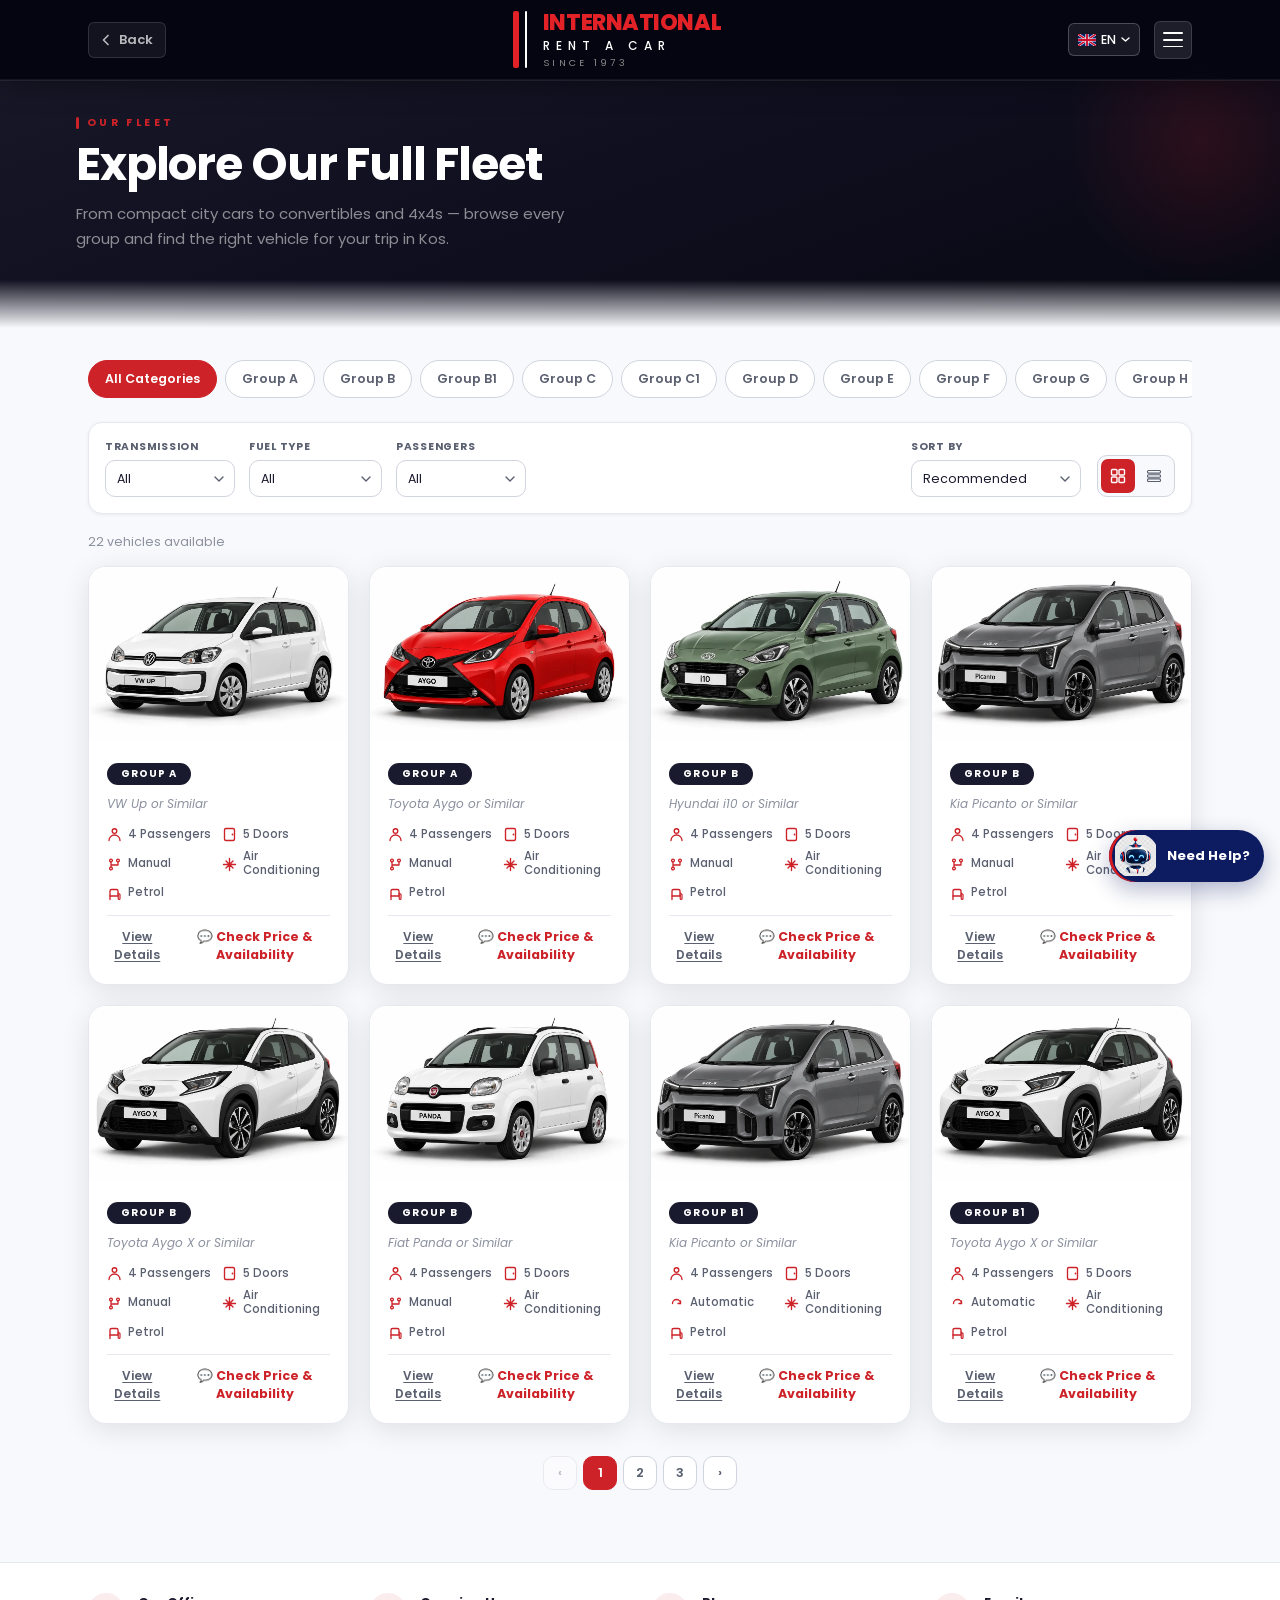
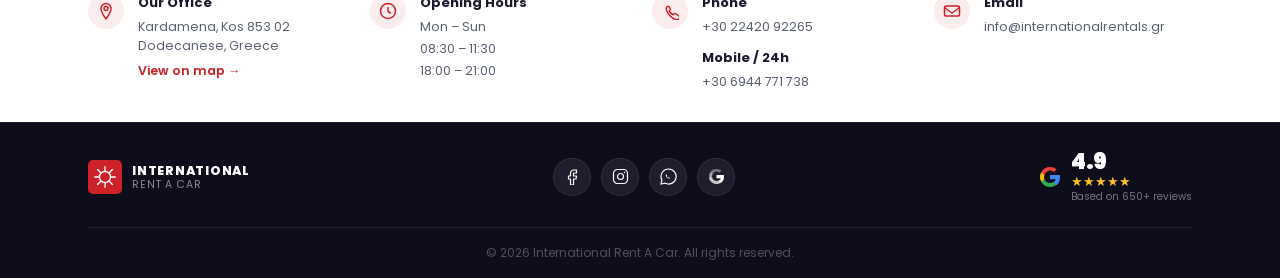
<file: fleet.html>
<!DOCTYPE html>
<html lang="en">
<head>
  <meta charset="UTF-8" />
  <meta name="viewport" content="width=device-width, initial-scale=1.0" />
  <meta name="description" data-i18n-content="meta.fleetDesc" content="Browse the complete International Rent A Car fleet — every group and vehicle available for rent in Kos, Greece." />
  <title data-i18n-title="meta.fleetTitle">Our Fleet — All Categories — International Rent A Car</title>
  <link rel="preconnect" href="https://fonts.googleapis.com" />
  <link rel="preconnect" href="https://fonts.gstatic.com" crossorigin />
  <link href="https://fonts.googleapis.com/css2?family=Poppins:ital,wght@0,300;0,400;0,500;0,600;0,700;0,800;0,900;1,400;1,500&display=swap" rel="stylesheet" />
  <link rel="stylesheet" href="css/style.css" />
  <link rel="stylesheet" href="css/rental-guide.css" />
  <link rel="stylesheet" href="css/fleet-page.css" />
  <link rel="stylesheet" href="css/assistant.css" />
</head>
<body class="rg-page">

  <!-- ═══════════════════════ NAVIGATION ═══════════════════════
       Same nav + mobile menu markup/behavior as the homepage. -->
  <header class="nav" id="nav">
    <div class="nav__inner">

      <a href="index.html" class="rg-nav__back" id="fleetBack" aria-label="Go back to home page" data-i18n-aria="nav.backAria">
        <svg width="16" height="16" viewBox="0 0 16 16" fill="none" aria-hidden="true">
          <path d="M10 12.5L5.5 8 10 3.5" stroke="currentColor" stroke-width="1.7" stroke-linecap="round" stroke-linejoin="round"/>
        </svg>
        <span data-i18n="nav.back">Back</span>
      </a>

      <a href="index.html#home" class="nav__logo" aria-label="International Rent A Car — Home" data-i18n-aria="nav.homeAria">
        <div class="nav__logo-bars" aria-hidden="true">
          <div class="nav__logo-bar--red"></div>
          <div class="nav__logo-bar--white"></div>
        </div>
        <div class="nav__logo-text">
          <span class="nav__logo-name">INTERNATIONAL</span>
          <span class="nav__logo-sub">RENT A CAR</span>
          <span class="nav__logo-since">SINCE 1973</span>
        </div>
      </a>

      <div class="nav__right">
        <div class="nav__lang-wrap">
          <button type="button" class="nav__lang" id="langToggle" aria-haspopup="listbox" aria-expanded="false" aria-controls="langMenu" aria-label="Language: English">
            <svg width="18" height="12" viewBox="0 0 18 12" xmlns="http://www.w3.org/2000/svg" aria-hidden="true">
              <rect width="18" height="12" rx="1.5" fill="#012169"/>
              <path d="M0 0L18 12M18 0L0 12" stroke="white" stroke-width="2.5"/>
              <path d="M0 0L18 12M18 0L0 12" stroke="#C8102E" stroke-width="1.5"/>
              <path d="M9 0V12M0 6H18" stroke="white" stroke-width="3.2"/>
              <path d="M9 0V12M0 6H18" stroke="#C8102E" stroke-width="1.9"/>
            </svg>
            <span class="nav__lang-name">EN</span>
            <svg width="9" height="5" viewBox="0 0 9 5" fill="none" aria-hidden="true">
              <path d="M1 1l3.5 3L8 1" stroke="white" stroke-width="1.4" stroke-linecap="round" stroke-linejoin="round"/>
            </svg>
          </button>
          <ul class="nav__lang-menu" id="langMenu" role="listbox" aria-label="Languages" hidden></ul>
        </div>
        <button class="nav__burger" id="navBurger" aria-label="Open navigation menu" data-i18n-aria="nav.openMenu" aria-expanded="false" aria-controls="mobMenu">
          <span></span>
          <span></span>
          <span></span>
        </button>
      </div>

    </div>
  </header>

  <!-- ═══════════════════════ MOBILE MENU ══════════════════════ -->
  <div class="mob-menu" id="mobMenu" aria-hidden="true" role="dialog" aria-label="Navigation" data-i18n-aria="nav.dialogAria">
    <div class="mob-menu__bg" id="mobMenuBg"></div>
    <div class="mob-menu__panel">
      <div class="mob-menu__head">
        <div class="mob-menu__logo" aria-hidden="true">
          <svg width="26" height="26" viewBox="0 0 40 40" fill="none">
            <rect width="40" height="40" rx="6" fill="#CC2228"/>
            <circle cx="20" cy="20" r="6.5" stroke="white" stroke-width="1.6" fill="none"/>
            <line x1="20" y1="8"  x2="20" y2="12.5" stroke="white" stroke-width="1.6" stroke-linecap="round"/>
            <line x1="20" y1="27.5" x2="20" y2="32" stroke="white" stroke-width="1.6" stroke-linecap="round"/>
            <line x1="8"  y1="20" x2="12.5" y2="20" stroke="white" stroke-width="1.6" stroke-linecap="round"/>
            <line x1="27.5" y1="20" x2="32" y2="20" stroke="white" stroke-width="1.6" stroke-linecap="round"/>
            <line x1="11.3" y1="11.3" x2="14.9" y2="14.9" stroke="white" stroke-width="1.6" stroke-linecap="round"/>
            <line x1="25.1" y1="25.1" x2="28.7" y2="28.7" stroke="white" stroke-width="1.6" stroke-linecap="round"/>
            <line x1="28.7" y1="11.3" x2="25.1" y2="14.9" stroke="white" stroke-width="1.6" stroke-linecap="round"/>
            <line x1="14.9" y1="25.1" x2="11.3" y2="28.7" stroke="white" stroke-width="1.6" stroke-linecap="round"/>
          </svg>
          <span data-i18n="nav.menu">Menu</span>
        </div>
        <button class="mob-menu__close" id="mobMenuClose" aria-label="Close menu" data-i18n-aria="nav.closeMenu">
          <svg width="18" height="18" viewBox="0 0 18 18" fill="none" aria-hidden="true">
            <path d="M14 4L4 14M4 4l10 10" stroke="white" stroke-width="1.8" stroke-linecap="round"/>
          </svg>
        </button>
      </div>
      <nav class="mob-menu__nav" aria-label="Main navigation" data-i18n-aria="nav.mainAria">
        <a href="fleet.html"                   class="mob-menu__link" data-i18n="nav.fleet">Our Fleet</a>
        <a href="index.html#rental-guide"       class="mob-menu__link" data-i18n="nav.rentalGuide">Insurance &amp; Rental Info</a>
        <a href="index.html#explore"            class="mob-menu__link" data-i18n="nav.explore">Explore Kos</a>
        <a href="index.html#emergency"          class="mob-menu__link" data-i18n="nav.emergency">Emergency</a>
        <a href="index.html#contact"            class="mob-menu__link" data-i18n="nav.contact">Contact</a>
      </nav>
      <div class="mob-menu__footer">
        <a href="tel:+302242092265" class="mob-menu__cta mob-menu__cta--red">
          <svg width="15" height="15" viewBox="0 0 15 15" fill="none" aria-hidden="true">
            <path d="M13.5 10.5c-.28-.28-2.15-1.4-2.55-1.4-.4 0-.55.3-1.05.85-.28.28-.48.3-.75.15-.6-.28-1.8-.8-2.55-2.45-.1-.28-.1-.45.2-.75.47-.47.75-.65.75-1.05 0-.4-1.05-2-1.35-2.28-.28-.28-.55 0-.8.2-.47.28-.85.65-1.05 1.15-.2.47-.08 1.05.1 1.55.55 1.4 1.4 2.72 2.55 3.85 1.15 1.15 2.45 2 3.85 2.55.47.18 1.05.28 1.55.1.47-.18.87-.6 1.15-1.05.28-.38.48-.57.28-.85-.08-.08-.3-.2-1.05-.85z" fill="white"/>
          </svg>
          <span data-i18n="buttons.callUsNow">Call us now</span>
        </a>
        <a href="https://wa.me/306944771738" target="_blank" rel="noopener" class="mob-menu__cta mob-menu__cta--outline">
          <svg width="15" height="15" viewBox="0 0 15 15" fill="none" aria-hidden="true">
            <path d="M7.5 1C3.91 1 1 3.91 1 7.5c0 1.08.28 2.1.78 2.98L1 14l3.6-.77A6.5 6.5 0 107.5 1z" stroke="white" stroke-width="1.2" fill="none"/>
            <path d="M5.3 6.2c0-.15.1-.28.23-.3l.23-.02c.15-.01.28.08.3.22l.27.93c.03.1-.02.21-.12.26l-.27.17c.24.48.65.9 1.13 1.14l.17-.27a.22.22 0 01.26-.12l.93.27c.14.03.23.16.22.3l-.02.23c-.02.15-.15.26-.3.26C6.75 9 5.3 7.55 5.3 6.42V6.2z" fill="white"/>
          </svg>
          <span data-i18n="buttons.whatsapp">WhatsApp</span>
        </a>
      </div>
    </div>
  </div>

  <!-- ═══════════════════════ PAGE HERO HEADER ═════════════════
       Reuses the same .rg-hero component as rental-guide.html. -->
  <div class="rg-hero" role="region" aria-label="Fleet page header" data-i18n-aria="fleet.pageHeaderAria">
    <div class="rg-hero__inner">
      <span class="rg-hero__eyebrow" data-i18n="fleet.pageEyebrow">OUR FLEET</span>
      <h1 class="rg-hero__title" data-i18n="fleet.pageTitle">Explore Our Full Fleet</h1>
      <p class="rg-hero__sub" data-i18n="fleet.pageSub">From compact city cars to convertibles and 4x4s — browse every group and find the right vehicle for your trip in Kos.</p>
    </div>
  </div>

  <!-- ═══════════════════════ FULL FLEET LISTING ═══════════════ -->
  <main class="fleetpg" id="main-content" aria-label="Full fleet listing" data-i18n-aria="fleet.listingAria">
    <div class="container">

      <!-- Category / group filter chips -->
      <div class="fleetpg-cats" id="fleetCats" role="tablist" aria-label="Filter by group" data-i18n-aria="fleet.filter.byGroup">
        <button class="fleetpg-cat fleetpg-cat--active" data-cat="all" role="tab" aria-selected="true" data-i18n="fleet.filter.allCategories">All Categories</button>
        <button class="fleetpg-cat" data-cat="A"  role="tab" aria-selected="false" data-i18n="fleet.groupLabel" data-i18n-group="A">Group A</button>
        <button class="fleetpg-cat" data-cat="B"  role="tab" aria-selected="false" data-i18n="fleet.groupLabel" data-i18n-group="B">Group B</button>
        <button class="fleetpg-cat" data-cat="B1" role="tab" aria-selected="false" data-i18n="fleet.groupLabel" data-i18n-group="B1">Group B1</button>
        <button class="fleetpg-cat" data-cat="C"  role="tab" aria-selected="false" data-i18n="fleet.groupLabel" data-i18n-group="C">Group C</button>
        <button class="fleetpg-cat" data-cat="C1" role="tab" aria-selected="false" data-i18n="fleet.groupLabel" data-i18n-group="C1">Group C1</button>
        <button class="fleetpg-cat" data-cat="D"  role="tab" aria-selected="false" data-i18n="fleet.groupLabel" data-i18n-group="D">Group D</button>
        <button class="fleetpg-cat" data-cat="E"  role="tab" aria-selected="false" data-i18n="fleet.groupLabel" data-i18n-group="E">Group E</button>
        <button class="fleetpg-cat" data-cat="F"  role="tab" aria-selected="false" data-i18n="fleet.groupLabel" data-i18n-group="F">Group F</button>
        <button class="fleetpg-cat" data-cat="G"  role="tab" aria-selected="false" data-i18n="fleet.groupLabel" data-i18n-group="G">Group G</button>
        <button class="fleetpg-cat" data-cat="H"  role="tab" aria-selected="false" data-i18n="fleet.groupLabel" data-i18n-group="H">Group H</button>
      </div>

      <!-- Toolbar: filters + sort + grid/list toggle -->
      <div class="fleetpg-toolbar">
        <div class="fleetpg-filters">
          <div class="fleetpg-filter">
            <label for="filterTransmission" data-i18n="fleet.filter.transmission">Transmission</label>
            <select id="filterTransmission">
              <option value="all" data-i18n="fleet.filter.all">All</option>
              <option value="Manual" data-i18n="fleet.transmission.manual">Manual</option>
              <option value="Automatic" data-i18n="fleet.transmission.automatic">Automatic</option>
            </select>
          </div>
          <div class="fleetpg-filter">
            <label for="filterFuel" data-i18n="fleet.filter.fuel">Fuel Type</label>
            <select id="filterFuel">
              <option value="all" data-i18n="fleet.filter.all">All</option>
              <option value="Petrol" data-i18n="fleet.fuel.petrol">Petrol</option>
              <option value="Diesel" data-i18n="fleet.fuel.diesel">Diesel</option>
              <option value="Electric" data-i18n="fleet.fuel.electric">Electric</option>
              <option value="Plug-in Hybrid" data-i18n="fleet.fuel.pluginHybrid">Plug-in Hybrid</option>
            </select>
          </div>
          <div class="fleetpg-filter">
            <label for="filterPassengers" data-i18n="fleet.filter.passengers">Passengers</label>
            <select id="filterPassengers">
              <option value="all" data-i18n="fleet.filter.all">All</option>
              <option value="4" data-i18n="fleet.filter.passengersPlus" data-i18n-n="4">4+</option>
              <option value="5" data-i18n="fleet.filter.passengersPlus" data-i18n-n="5">5+</option>
            </select>
          </div>
        </div>

        <div class="fleetpg-toolbar-right">
          <div class="fleetpg-sort">
            <label for="fleetSort" data-i18n="fleet.sort.label">Sort by</label>
            <select id="fleetSort">
              <option value="recommended" data-i18n="fleet.sort.recommended">Recommended</option>
            </select>
          </div>
          <div class="fleetpg-view" role="group" aria-label="View mode" data-i18n-aria="fleet.view.mode">
            <button type="button" class="fleetpg-view-btn fleetpg-view-btn--active" data-view="grid" aria-label="Grid view" data-i18n-aria="fleet.view.grid" aria-pressed="true">
              <svg width="16" height="16" viewBox="0 0 16 16" fill="none" aria-hidden="true">
                <rect x="1.5" y="1.5" width="5.5" height="5.5" rx="1" stroke="currentColor" stroke-width="1.4"/>
                <rect x="9"   y="1.5" width="5.5" height="5.5" rx="1" stroke="currentColor" stroke-width="1.4"/>
                <rect x="1.5" y="9"   width="5.5" height="5.5" rx="1" stroke="currentColor" stroke-width="1.4"/>
                <rect x="9"   y="9"   width="5.5" height="5.5" rx="1" stroke="currentColor" stroke-width="1.4"/>
              </svg>
            </button>
            <button type="button" class="fleetpg-view-btn" data-view="list" aria-label="List view" data-i18n-aria="fleet.view.list" aria-pressed="false">
              <svg width="16" height="16" viewBox="0 0 16 16" fill="none" aria-hidden="true">
                <rect x="1.5" y="2.5"  width="13" height="2.6" rx="1" stroke="currentColor" stroke-width="1.1"/>
                <rect x="1.5" y="6.7"  width="13" height="2.6" rx="1" stroke="currentColor" stroke-width="1.1"/>
                <rect x="1.5" y="10.9" width="13" height="2.6" rx="1" stroke="currentColor" stroke-width="1.1"/>
              </svg>
            </button>
          </div>
        </div>
      </div>

      <!-- Result count -->
      <p class="fleetpg-count" id="fleetCount" aria-live="polite">22 vehicles available</p>

      <!-- Results -->
      <div class="fleetpg-grid" id="fleetGrid" role="list"></div>
      <p class="fleetpg-empty" id="fleetEmpty" hidden data-i18n="fleet.empty">No vehicles match the selected filters. Try adjusting your filter selection.</p>

      <!-- Pagination -->
      <nav class="fleetpg-pagination" id="fleetPagination" aria-label="Fleet pages" data-i18n-aria="fleet.pagesAria"></nav>

    </div>
  </main>

  <!-- ═══════════════════════ FOOTER INFO ══════════════════════ -->
  <div class="ftr-info" id="contact">
    <div class="container">
      <div class="ftr-info__grid">

        <div class="ftr-info__item">
          <div class="ftr-info__icon" aria-hidden="true">
            <svg width="18" height="18" viewBox="0 0 18 18" fill="none">
              <path d="M9 1.5C6.24 1.5 4 3.74 4 6.5c0 3.75 5 10.5 5 10.5s5-6.75 5-10.5C14 3.74 11.76 1.5 9 1.5z" stroke="#CC2228" stroke-width="1.5" stroke-linejoin="round"/>
              <circle cx="9" cy="6.5" r="2" stroke="#CC2228" stroke-width="1.5"/>
            </svg>
          </div>
          <div class="ftr-info__body">
            <strong data-i18n="contact.office">Our Office</strong>
            <p data-i18n="contact.address" data-i18n-html>Kardamena, Kos 853 02<br>Dodecanese, Greece</p>
            <a href="https://maps.app.goo.gl/qCZqdPeztLhQW14N7" target="_blank" rel="noopener" class="ftr-info__link" data-i18n="contact.viewMap">View on map →</a>
          </div>
        </div>

        <div class="ftr-info__item">
          <div class="ftr-info__icon" aria-hidden="true">
            <svg width="18" height="18" viewBox="0 0 18 18" fill="none">
              <circle cx="9" cy="9" r="7.5" stroke="#CC2228" stroke-width="1.5"/>
              <path d="M9 5.5v4l2.5 1.5" stroke="#CC2228" stroke-width="1.5" stroke-linecap="round" stroke-linejoin="round"/>
            </svg>
          </div>
          <div class="ftr-info__body">
            <strong data-i18n="contact.hours">Opening Hours</strong>
            <p data-i18n="contact.days">Mon – Sun</p>
            <p data-i18n="contact.hours1">08:30 – 11:30</p>
            <p data-i18n="contact.hours2">18:00 – 21:00</p>
          </div>
        </div>

        <div class="ftr-info__item">
          <div class="ftr-info__icon" aria-hidden="true">
            <svg width="18" height="18" viewBox="0 0 18 18" fill="none">
              <path d="M16.5 13c-.32-.37-2.45-1.56-2.9-1.56-.44 0-.64.28-1.14.82-.28.32-.5.37-.78.23-.78-.37-2.3-1.1-3.27-3.13-.1-.37-.1-.55.18-.83.55-.55.78-.73.78-1.2 0-.46-1.2-2.53-1.48-2.85-.56-.62-.83-.33-1.25 0-.56.37-.98.78-1.2 1.48-.23.7-.1 1.57.14 2.26.74 2.17 2.07 4.2 3.6 5.7 1.52 1.52 3.54 2.85 5.72 3.6.7.23 1.57.37 2.26.14.7-.23 1.11-.87 1.48-1.48.37-.5.6-.9.07-1.52-.07-.07-.25-.18-.87-.73z" stroke="#CC2228" stroke-width="1.5" stroke-linecap="round"/>
            </svg>
          </div>
          <div class="ftr-info__body">
            <strong data-i18n="contact.phone">Phone</strong>
            <a href="tel:+302242092265" class="ftr-info__tel">+30 22420 92265</a>
            <strong class="ftr-info__sublabel" data-i18n="contact.mobile">Mobile / 24h</strong>
            <a href="tel:+306944771738" class="ftr-info__tel">+30 6944 771 738</a>
          </div>
        </div>

        <div class="ftr-info__item">
          <div class="ftr-info__icon" aria-hidden="true">
            <svg width="18" height="18" viewBox="0 0 18 18" fill="none">
              <rect x="1.5" y="4" width="15" height="10" rx="1.8" stroke="#CC2228" stroke-width="1.5"/>
              <path d="M1.5 5.5l7.5 5.5 7.5-5.5" stroke="#CC2228" stroke-width="1.5" stroke-linecap="round" stroke-linejoin="round"/>
            </svg>
          </div>
          <div class="ftr-info__body">
            <strong data-i18n="contact.email">Email</strong>
            <a href="mailto:info@internationalrentals.gr" class="ftr-info__tel">info@internationalrentals.gr</a>
          </div>
        </div>

      </div>
    </div>
  </div>

  <!-- ═══════════════════════ FOOTER ════════════════════════════ -->
  <footer class="footer" role="contentinfo">
    <div class="container">

      <div class="footer__main">

        <a href="index.html#home" class="footer__logo" aria-label="International Rent A Car — back to top" data-i18n-aria="footer.backToTop">
          <svg width="34" height="34" viewBox="0 0 40 40" fill="none" aria-hidden="true">
            <rect width="40" height="40" rx="6" fill="#CC2228"/>
            <circle cx="20" cy="20" r="6.5" stroke="white" stroke-width="1.6" fill="none"/>
            <line x1="20" y1="8"  x2="20" y2="12.5" stroke="white" stroke-width="1.6" stroke-linecap="round"/>
            <line x1="20" y1="27.5" x2="20" y2="32" stroke="white" stroke-width="1.6" stroke-linecap="round"/>
            <line x1="8"  y1="20" x2="12.5" y2="20" stroke="white" stroke-width="1.6" stroke-linecap="round"/>
            <line x1="27.5" y1="20" x2="32" y2="20" stroke="white" stroke-width="1.6" stroke-linecap="round"/>
            <line x1="11.3" y1="11.3" x2="14.9" y2="14.9" stroke="white" stroke-width="1.6" stroke-linecap="round"/>
            <line x1="25.1" y1="25.1" x2="28.7" y2="28.7" stroke="white" stroke-width="1.6" stroke-linecap="round"/>
            <line x1="28.7" y1="11.3" x2="25.1" y2="14.9" stroke="white" stroke-width="1.6" stroke-linecap="round"/>
            <line x1="14.9" y1="25.1" x2="11.3" y2="28.7" stroke="white" stroke-width="1.6" stroke-linecap="round"/>
          </svg>
          <div class="footer__logo-text">
            <span>INTERNATIONAL</span>
            <span>RENT A CAR</span>
          </div>
        </a>

        <nav class="footer__socials" aria-label="Social media links" data-i18n-aria="footer.socialsAria">
          <a href="https://www.facebook.com/profile.php?id=100057323236666" target="_blank" rel="noopener" class="footer__social" aria-label="Facebook">
            <svg width="17" height="17" viewBox="0 0 17 17" fill="none" aria-hidden="true">
              <path d="M12.5 2H10A3.5 3.5 0 006.5 5.5V8H4.5v3H6.5V17H9.5V11h2.5l.5-3H9.5V5.5a.5.5 0 01.5-.5h2.5V2z" stroke="white" stroke-width="1.2" stroke-linecap="round" stroke-linejoin="round"/>
            </svg>
          </a>
          <a href="https://www.instagram.com/international_rent_a_car__kos_/" target="_blank" rel="noopener" class="footer__social" aria-label="Instagram">
            <svg width="17" height="17" viewBox="0 0 17 17" fill="none" aria-hidden="true">
              <rect x="1.5" y="1.5" width="14" height="14" rx="4" stroke="white" stroke-width="1.2"/>
              <circle cx="8.5" cy="8.5" r="3" stroke="white" stroke-width="1.2"/>
              <circle cx="12.5" cy="4.5" r="0.75" fill="white"/>
            </svg>
          </a>
          <a href="https://wa.me/306944771738" target="_blank" rel="noopener" class="footer__social" aria-label="WhatsApp">
            <svg width="17" height="17" viewBox="0 0 17 17" fill="none" aria-hidden="true">
              <path d="M8.5 1C4.36 1 1 4.36 1 8.5c0 1.28.33 2.5.92 3.56L1 16l4.04-.91A7.5 7.5 0 108.5 1z" stroke="white" stroke-width="1.2" fill="none"/>
              <path d="M5.8 6.8c0-.17.12-.32.28-.35l.27-.03c.17-.02.33.09.37.25l.33 1.14c.04.13-.03.26-.15.33l-.33.2c.3.62.82 1.14 1.44 1.44l.2-.33a.28.28 0 01.33-.15l1.14.33c.16.04.27.2.25.37l-.03.27c-.02.17-.18.3-.35.3C7.28 10.57 5.8 9.08 5.8 7.28V6.8z" fill="white"/>
            </svg>
          </a>
          <a href="https://maps.app.goo.gl/qCZqdPeztLhQW14N7" target="_blank" rel="noopener" class="footer__social" aria-label="Google">
            <svg width="17" height="17" viewBox="0 0 17 17" fill="none" aria-hidden="true">
              <path d="M16 8.7c0-.58-.05-1.14-.14-1.68H8.5v3.18h4.2a3.6 3.6 0 01-1.56 2.36v1.97h2.52C15.08 13.1 16 11.06 16 8.7z" fill="white"/>
              <path d="M8.5 16c2.08 0 3.82-.68 5.09-1.85l-2.52-1.97c-.7.47-1.6.75-2.57.75-1.98 0-3.66-1.34-4.26-3.13H1.65v2.04A7.5 7.5 0 008.5 16z" fill="rgba(255,255,255,0.75)"/>
              <path d="M4.24 9.8A4.5 4.5 0 014 8.5c0-.45.08-.88.24-1.3V5.16H1.65A7.5 7.5 0 001 8.5c0 1.22.3 2.38.65 3.34L4.24 9.8z" fill="rgba(255,255,255,0.55)"/>
              <path d="M8.5 3.58c1.1 0 2.09.38 2.87 1.12l2.15-2.14A7.47 7.47 0 008.5 1a7.5 7.5 0 00-6.85 4.16l2.6 2.04C4.84 5.4 6.52 3.58 8.5 3.58z" fill="rgba(255,255,255,0.4)"/>
            </svg>
          </a>
        </nav>

        <div class="footer__rating">
          <svg width="22" height="22" viewBox="0 0 22 22" fill="none" aria-label="Google" role="img">
            <path d="M21 11.2c0-.76-.07-1.49-.2-2.2H11v4.16h5.6a4.8 4.8 0 01-2.08 3.14v2.61h3.37C19.88 17.12 21 14.3 21 11.2z" fill="#4285F4"/>
            <path d="M11 21c2.7 0 4.96-.9 6.61-2.43l-3.22-2.5c-.9.6-2.05.96-3.39.96-2.6 0-4.8-1.76-5.59-4.12H2.1v2.59A10 10 0 0011 21z" fill="#34A853"/>
            <path d="M5.41 12.91A6.01 6.01 0 015.09 11c0-.66.12-1.3.32-1.91V6.5H2.1A10 10 0 001 11c0 1.61.39 3.13 1.1 4.5l3.31-2.59z" fill="#FBBC05"/>
            <path d="M11 4.58c1.47 0 2.79.51 3.83 1.5l2.87-2.88A9.96 9.96 0 0011 1a10 10 0 00-8.9 5.5l3.31 2.59C6.2 7.14 8.4 4.58 11 4.58z" fill="#EA4335"/>
          </svg>
          <div>
            <div class="footer__rating-score" aria-label="Rating 4.9 out of 5" data-i18n-aria="footer.ratingAria">4.9</div>
            <div class="footer__stars" aria-hidden="true">★★★★★</div>
            <div class="footer__rating-count" data-i18n="footer.reviews">Based on 650+ reviews</div>
          </div>
        </div>

      </div>

      <div class="footer__copy" data-i18n="footer.copyright">
        © 2024 International Rent A Car. All rights reserved.
      </div>

    </div>
  </footer>

  <!-- ════════════════ CHECK AVAILABILITY MODAL ════════════════
       Same markup/IDs as the homepage — powered by js/app.js. -->
  <div class="avail-modal__overlay" id="availModal" role="dialog" aria-modal="true" aria-labelledby="availModalTitle" hidden>
    <div class="avail-modal__panel">

      <button class="avail-modal__close" id="availModalClose" aria-label="Close modal" data-i18n-aria="avail.close">
        <svg width="18" height="18" viewBox="0 0 18 18" fill="none" aria-hidden="true">
          <path d="M4 4l10 10M14 4L4 14" stroke="currentColor" stroke-width="1.8" stroke-linecap="round"/>
        </svg>
      </button>

      <div class="avail-modal__head">
        <h2 class="avail-modal__title" id="availModalTitle" data-i18n="avail.title">Check Price & Availability</h2>
        <div class="avail-modal__vehicle-row">
          <span class="avail-modal__group-badge" id="availGroupBadge">Group A</span>
          <span class="avail-modal__vehicle-name" id="availVehicleName">Volkswagen Up! or Similar</span>
        </div>
      </div>

      <form class="avail-modal__form" id="availModalForm" novalidate>

        <div class="avail-modal__fields">
          <div class="avail-modal__field">
            <label class="avail-modal__label" for="availPickup">
              <svg width="13" height="13" viewBox="0 0 13 13" fill="none" aria-hidden="true" style="display:inline-block;vertical-align:-2px;margin-right:4px">
                <rect x="1" y="2.5" width="11" height="9.5" rx="1.5" stroke="#5a6070" stroke-width="1.2"/>
                <path d="M4 1v3M9 1v3M1 5.5h11" stroke="#5a6070" stroke-width="1.2" stroke-linecap="round"/>
              </svg>
              <span data-i18n="avail.pickupDate">Pick-up Date</span>
            </label>
            <input type="date" id="availPickup" class="avail-modal__input" required>
          </div>
          <div class="avail-modal__field">
            <label class="avail-modal__label" for="availReturn">
              <svg width="13" height="13" viewBox="0 0 13 13" fill="none" aria-hidden="true" style="display:inline-block;vertical-align:-2px;margin-right:4px">
                <rect x="1" y="2.5" width="11" height="9.5" rx="1.5" stroke="#5a6070" stroke-width="1.2"/>
                <path d="M4 1v3M9 1v3M1 5.5h11" stroke="#5a6070" stroke-width="1.2" stroke-linecap="round"/>
              </svg>
              <span data-i18n="avail.returnDate">Return Date</span>
            </label>
            <input type="date" id="availReturn" class="avail-modal__input" required>
          </div>
          <div class="avail-modal__field avail-modal__field--span">
            <label class="avail-modal__label" for="availHotel">
              <span data-i18n="avail.hotel">Hotel</span>
            </label>
            <select id="availHotel" class="avail-modal__input">
              <option value="" data-i18n="avail.hotelSelect">Select your hotel</option>
              <option value="Atlantica Beach Resort Kos">Atlantica Beach Resort Kos</option>
              <option value="Atlantica Belvedere Resort">Atlantica Belvedere Resort</option>
              <option value="Atlantica Beach Resort Suites">Atlantica Beach Resort Suites</option>
              <option value="Porto Bello Beach Hotel">Porto Bello Beach Hotel</option>
              <option value="Porto Bello Royal Hotel">Porto Bello Royal Hotel</option>
              <option value="Lagas Aegean Village">Lagas Aegean Village</option>
              <option value="Atlantica Mikri Poli Kos">Atlantica Mikri Poli Kos</option>
              <option value="Grand Blue Beach Hotel">Grand Blue Beach Hotel</option>
              <option value="__other__" data-i18n="avail.hotelOther">Other</option>
            </select>
          </div>
          <div class="avail-modal__field avail-modal__field--span" id="availHotelOtherWrap" hidden>
            <label class="avail-modal__label" for="availHotelOther">
              <span data-i18n="avail.hotelName">Hotel name</span>
            </label>
            <input type="text" id="availHotelOther" class="avail-modal__input" autocomplete="off" placeholder="Enter hotel name">
          </div>
        </div>

        <div class="avail-modal__duration-row" id="availDurationRow" hidden>
          <span class="avail-modal__duration-label" data-i18n="avail.duration">Rental Duration</span>
          <span class="avail-modal__duration-value" id="availDurationValue">—</span>
        </div>

        <div class="avail-modal__price-block" id="availPriceBlock" hidden>
          <div class="avail-modal__duration-row" id="availPriceRow">
            <span class="avail-modal__duration-label" data-i18n="avail.totalPrice">Total Price</span>
            <span class="avail-modal__duration-value" id="availPriceValue">—</span>
          </div>
          <p class="avail-modal__price-note" id="availInsuranceNote" data-i18n="avail.insuranceIncluded">Insurance is included in the rental price.</p>
          <p class="avail-modal__price-note" id="availContactPriceNote" hidden data-i18n="avail.contactForPrice">For rentals of 8 days or more, please contact us for a price.</p>
        </div>

        <div class="avail-modal__info-box">
          <p class="avail-modal__info-title">
            <svg width="14" height="14" viewBox="0 0 14 14" fill="none" aria-hidden="true" style="display:inline-block;vertical-align:-2px;margin-right:5px">
              <circle cx="7" cy="7" r="6" stroke="#CC2228" stroke-width="1.3"/>
              <path d="M7 6v4" stroke="#CC2228" stroke-width="1.4" stroke-linecap="round"/>
              <circle cx="7" cy="4.2" r="0.7" fill="#CC2228"/>
            </svg>
            <span data-i18n="avail.infoTitle">Rental Information</span>
          </p>
          <p class="avail-modal__info-text" data-i18n="avail.info1" data-i18n-html>One rental day is calculated from <strong class="avail-modal__accent">08:30</strong> until <strong class="avail-modal__accent">21:00</strong>.</p>
          <p class="avail-modal__info-text" data-i18n="avail.info2" data-i18n-html>For rentals longer than one day, the vehicle should also be returned by <strong class="avail-modal__accent">21:00</strong> on the last rental day.</p>
          <p class="avail-modal__info-text" data-i18n="avail.info3">Please keep this in mind when selecting your dates.</p>
        </div>

        <button type="submit" class="avail-modal__submit">
          <svg width="18" height="18" viewBox="0 0 24 24" fill="none" aria-hidden="true">
            <path d="M20.52 3.48A11.93 11.93 0 0012 0C5.373 0 0 5.373 0 12a11.94 11.94 0 001.594 5.964L0 24l6.18-1.62A11.94 11.94 0 0012 24c6.627 0 12-5.373 12-12 0-3.204-1.248-6.214-3.48-8.52zM12 21.98a9.93 9.93 0 01-5.06-1.38l-.362-.216-3.668.962.98-3.58-.236-.368A9.94 9.94 0 012.02 12C2.02 6.484 6.484 2.02 12 2.02c2.67 0 5.18 1.04 7.07 2.93A9.94 9.94 0 0121.98 12c0 5.516-4.464 9.98-9.98 9.98zm5.47-7.48c-.3-.15-1.77-.874-2.044-.974-.274-.1-.474-.15-.674.15-.2.3-.774.974-.948 1.174-.174.2-.348.225-.648.075-.3-.15-1.266-.466-2.412-1.488-.892-.794-1.494-1.776-1.67-2.076-.174-.3-.018-.462.132-.61.134-.134.3-.35.45-.524.15-.174.2-.3.3-.5.1-.2.05-.375-.025-.524-.075-.15-.674-1.624-.924-2.224-.244-.584-.49-.504-.674-.514l-.574-.01c-.2 0-.524.075-.8.374-.274.3-1.048 1.024-1.048 2.498 0 1.474 1.073 2.9 1.223 3.1.15.2 2.112 3.224 5.116 4.522.716.308 1.274.492 1.71.63.718.228 1.372.196 1.888.12.576-.086 1.772-.724 2.022-1.424.25-.7.25-1.3.175-1.424-.075-.125-.275-.2-.575-.35z" fill="currentColor"/>
          </svg>
          <span data-i18n="buttons.sendWhatsApp">Send via WhatsApp</span>
        </button>

        <div class="avail-modal__reassurance">
          <svg width="15" height="15" viewBox="0 0 15 15" fill="none" aria-hidden="true" class="avail-modal__reassurance-icon">
            <circle cx="7.5" cy="7.5" r="6.5" stroke="#8a909e" stroke-width="1.2"/>
            <path d="M7.5 6.5v4" stroke="#8a909e" stroke-width="1.3" stroke-linecap="round"/>
            <circle cx="7.5" cy="4.8" r="0.7" fill="#8a909e"/>
          </svg>
          <p class="avail-modal__reassurance-text" data-i18n="avail.reassurance">This request does not confirm a booking. We will first check availability and send you the price via WhatsApp. No payment is required.</p>
        </div>

      </form>
    </div>
  </div>

  <!-- ════════════════ VEHICLE DETAILS MODAL (new) ══════════════
       Basic structure for a future vehicle-details action.
       Its CTA hands off to the shared Check Availability modal
       above (same class/data-attributes → same js/app.js logic). -->
  <div class="fleetpg-modal" id="detailsModal" role="dialog" aria-modal="true" aria-labelledby="detailsModalName" hidden>
    <div class="fleetpg-modal__panel">
      <button class="fleetpg-modal__close" id="detailsModalClose" aria-label="Close details" data-i18n-aria="fleet.detailsClose">
        <svg width="18" height="18" viewBox="0 0 18 18" fill="none" aria-hidden="true">
          <path d="M4 4l10 10M14 4L4 14" stroke="currentColor" stroke-width="1.8" stroke-linecap="round"/>
        </svg>
      </button>
      <div class="fleetpg-modal__img-wrap" id="detailsModalImgWrap"></div>
      <div class="fleetpg-modal__body">
        <span class="fleetpg-modal__group" id="detailsModalGroup">Group A</span>
        <h2 class="fleetpg-modal__name" id="detailsModalName">Vehicle name</h2>
        <ul class="fleetpg-modal__specs" id="detailsModalSpecs"></ul>
        <p class="fleetpg-modal__price" id="detailsModalPrice" hidden></p>
        <button type="button" class="fleet-card__cta" id="detailsModalCta" data-group="" data-vehicle="">
          💬 <span data-i18n="buttons.checkAvailability">Check Price & Availability</span>
        </button>
      </div>
    </div>
  </div>

  <div id="assistant-root"></div>
  <script src="js/i18n.js"></script>
  <script src="js/prices.js"></script>
  <script src="js/vehicles.js"></script>
  <script src="js/assistant-knowledge.js"></script>
  <script src="js/assistant-intents.js"></script>
  <script src="js/app.js"></script>
  <script src="js/fleet-page.js"></script>
  <script src="js/assistant.js"></script>
  <script>
  (function () {
    var fleetBack = document.getElementById('fleetBack');
    if (!fleetBack) return;
    fleetBack.addEventListener('click', function (e) {
      if (window.history.length > 1 && document.referrer) {
        e.preventDefault();
        history.back();
      }
    });
  })();
  </script>
</body>
</html>
</file>
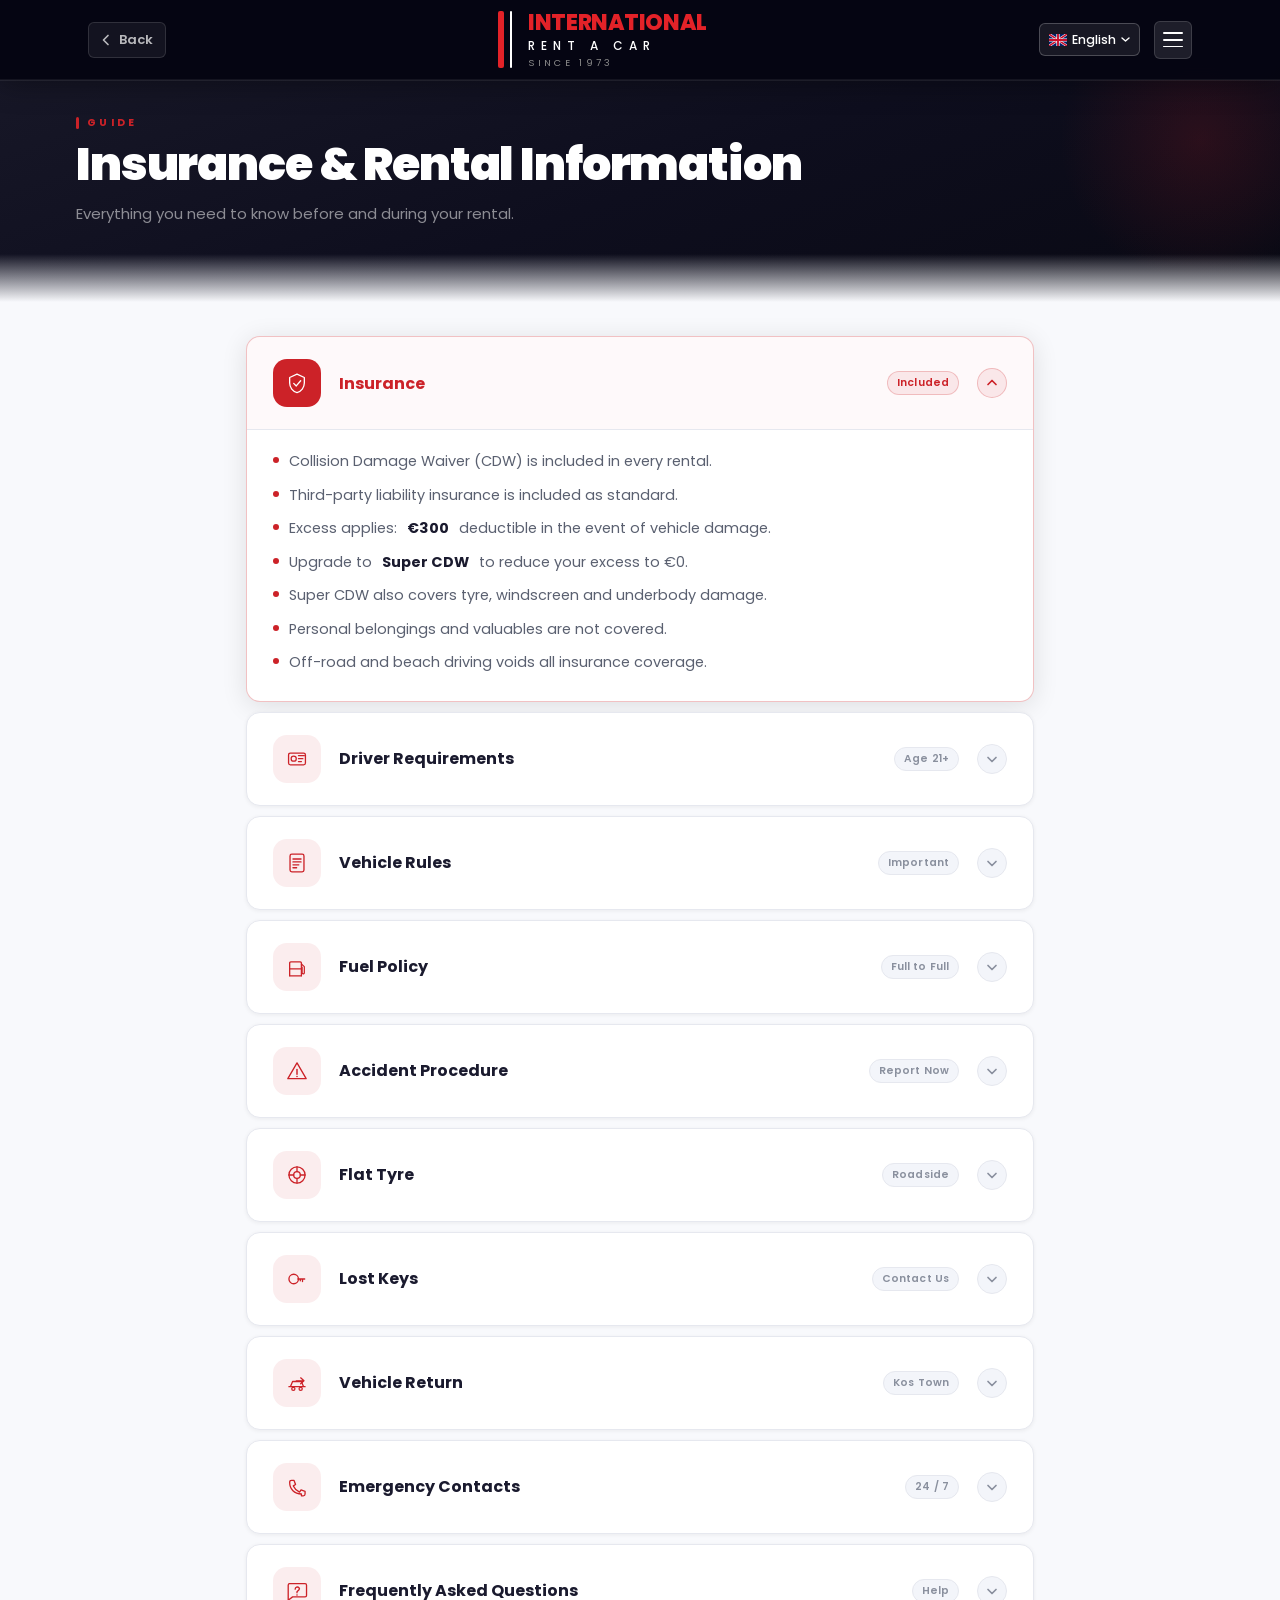
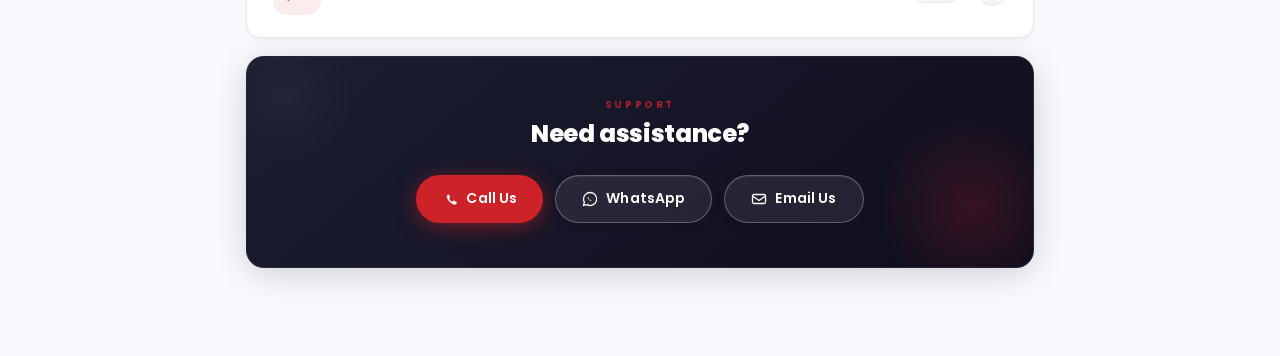
<file: rental-guide.html>
<!DOCTYPE html>
<html lang="en">
<head>
  <meta charset="UTF-8" />
  <meta name="viewport" content="width=device-width, initial-scale=1.0" />
  <meta name="description" content="Insurance &amp; Rental Information — International Rent A Car, Kos, Greece. Everything you need to know before and during your rental." />
  <title>Insurance &amp; Rental Information — International Rent A Car</title>
  <link rel="preconnect" href="https://fonts.googleapis.com" />
  <link rel="preconnect" href="https://fonts.gstatic.com" crossorigin />
  <link href="https://fonts.googleapis.com/css2?family=Poppins:ital,wght@0,300;0,400;0,500;0,600;0,700;0,800;0,900;1,400;1,500&display=swap" rel="stylesheet" />
  <link rel="stylesheet" href="css/style.css" />
  <link rel="stylesheet" href="css/rental-guide.css" />
</head>
<body class="rg-page">

  <!-- ═══════════════════════ NAVIGATION ═══════════════════════
       Same nav + mobile menu markup/behavior as fleet.html. -->
  <header class="nav" id="nav">
    <div class="nav__inner">

      <a href="index.html" class="rg-nav__back" id="rgBack" aria-label="Go back to home page">
        <svg width="16" height="16" viewBox="0 0 16 16" fill="none" aria-hidden="true">
          <path d="M10 12.5L5.5 8 10 3.5" stroke="currentColor" stroke-width="1.7" stroke-linecap="round" stroke-linejoin="round"/>
        </svg>
        <span>Back</span>
      </a>

      <a href="index.html#home" class="nav__logo" aria-label="International Rent A Car — Home">
        <div class="nav__logo-bars" aria-hidden="true">
          <div class="nav__logo-bar--red"></div>
          <div class="nav__logo-bar--white"></div>
        </div>
        <div class="nav__logo-text">
          <span class="nav__logo-name">INTERNATIONAL</span>
          <span class="nav__logo-sub">RENT A CAR</span>
          <span class="nav__logo-since">SINCE 1973</span>
        </div>
      </a>

      <div class="nav__right">
        <div class="nav__lang" role="button" tabindex="0" aria-label="Language: English">
          <svg width="18" height="12" viewBox="0 0 18 12" xmlns="http://www.w3.org/2000/svg" aria-hidden="true">
            <rect width="18" height="12" rx="1.5" fill="#012169"/>
            <path d="M0 0L18 12M18 0L0 12" stroke="white" stroke-width="2.5"/>
            <path d="M0 0L18 12M18 0L0 12" stroke="#C8102E" stroke-width="1.5"/>
            <path d="M9 0V12M0 6H18" stroke="white" stroke-width="3.2"/>
            <path d="M9 0V12M0 6H18" stroke="#C8102E" stroke-width="1.9"/>
          </svg>
          <span>English</span>
          <svg width="9" height="5" viewBox="0 0 9 5" fill="none" aria-hidden="true">
            <path d="M1 1l3.5 3L8 1" stroke="white" stroke-width="1.4" stroke-linecap="round" stroke-linejoin="round"/>
          </svg>
        </div>
        <button class="nav__burger" id="navBurger" aria-label="Open navigation menu" aria-expanded="false" aria-controls="mobMenu">
          <span></span>
          <span></span>
          <span></span>
        </button>
      </div>

    </div>
  </header>

  <!-- ═══════════════════════ MOBILE MENU ══════════════════════ -->
  <div class="mob-menu" id="mobMenu" aria-hidden="true" role="dialog" aria-label="Navigation">
    <div class="mob-menu__bg" id="mobMenuBg"></div>
    <div class="mob-menu__panel">
      <div class="mob-menu__head">
        <div class="mob-menu__logo" aria-hidden="true">
          <svg width="26" height="26" viewBox="0 0 40 40" fill="none">
            <rect width="40" height="40" rx="6" fill="#CC2228"/>
            <circle cx="20" cy="20" r="6.5" stroke="white" stroke-width="1.6" fill="none"/>
            <line x1="20" y1="8"  x2="20" y2="12.5" stroke="white" stroke-width="1.6" stroke-linecap="round"/>
            <line x1="20" y1="27.5" x2="20" y2="32" stroke="white" stroke-width="1.6" stroke-linecap="round"/>
            <line x1="8"  y1="20" x2="12.5" y2="20" stroke="white" stroke-width="1.6" stroke-linecap="round"/>
            <line x1="27.5" y1="20" x2="32" y2="20" stroke="white" stroke-width="1.6" stroke-linecap="round"/>
            <line x1="11.3" y1="11.3" x2="14.9" y2="14.9" stroke="white" stroke-width="1.6" stroke-linecap="round"/>
            <line x1="25.1" y1="25.1" x2="28.7" y2="28.7" stroke="white" stroke-width="1.6" stroke-linecap="round"/>
            <line x1="28.7" y1="11.3" x2="25.1" y2="14.9" stroke="white" stroke-width="1.6" stroke-linecap="round"/>
            <line x1="14.9" y1="25.1" x2="11.3" y2="28.7" stroke="white" stroke-width="1.6" stroke-linecap="round"/>
          </svg>
          <span>Menu</span>
        </div>
        <button class="mob-menu__close" id="mobMenuClose" aria-label="Close menu">
          <svg width="18" height="18" viewBox="0 0 18 18" fill="none" aria-hidden="true">
            <path d="M14 4L4 14M4 4l10 10" stroke="white" stroke-width="1.8" stroke-linecap="round"/>
          </svg>
        </button>
      </div>
      <nav class="mob-menu__nav" aria-label="Main navigation">
        <a href="fleet.html"                   class="mob-menu__link">Our Fleet</a>
        <a href="index.html#rental-guide"       class="mob-menu__link">Insurance &amp; Rental Info</a>
        <a href="index.html#explore"            class="mob-menu__link">Explore Kos</a>
        <a href="index.html#emergency"          class="mob-menu__link">Emergency</a>
        <a href="index.html#contact"            class="mob-menu__link">Contact</a>
      </nav>
      <div class="mob-menu__footer">
        <a href="tel:+302242092265" class="mob-menu__cta mob-menu__cta--red">
          <svg width="15" height="15" viewBox="0 0 15 15" fill="none" aria-hidden="true">
            <path d="M13.5 10.5c-.28-.28-2.15-1.4-2.55-1.4-.4 0-.55.3-1.05.85-.28.28-.48.3-.75.15-.6-.28-1.8-.8-2.55-2.45-.1-.28-.1-.45.2-.75.47-.47.75-.65.75-1.05 0-.4-1.05-2-1.35-2.28-.28-.28-.55 0-.8.2-.47.28-.85.65-1.05 1.15-.2.47-.08 1.05.1 1.55.55 1.4 1.4 2.72 2.55 3.85 1.15 1.15 2.45 2 3.85 2.55.47.18 1.05.28 1.55.1.47-.18.87-.6 1.15-1.05.28-.38.48-.57.28-.85-.08-.08-.3-.2-1.05-.85z" fill="white"/>
          </svg>
          Call us now
        </a>
        <a href="https://wa.me/306944771738" target="_blank" rel="noopener" class="mob-menu__cta mob-menu__cta--outline">
          <svg width="15" height="15" viewBox="0 0 15 15" fill="none" aria-hidden="true">
            <path d="M7.5 1C3.91 1 1 3.91 1 7.5c0 1.08.28 2.1.78 2.98L1 14l3.6-.77A6.5 6.5 0 107.5 1z" stroke="white" stroke-width="1.2" fill="none"/>
            <path d="M5.3 6.2c0-.15.1-.28.23-.3l.23-.02c.15-.01.28.08.3.22l.27.93c.03.1-.02.21-.12.26l-.27.17c.24.48.65.9 1.13 1.14l.17-.27a.22.22 0 01.26-.12l.93.27c.14.03.23.16.22.3l-.02.23c-.02.15-.15.26-.3.26C6.75 9 5.3 7.55 5.3 6.42V6.2z" fill="white"/>
          </svg>
          WhatsApp
        </a>
      </div>
    </div>
  </div>

  <!-- ═══════════════════════ PAGE HERO HEADER ═════════════════ -->
  <div class="rg-hero" aria-hidden="true" role="presentation">
    <div class="rg-hero__inner">
      <span class="rg-hero__eyebrow">GUIDE</span>
      <h1 class="rg-hero__title">Insurance &amp; Rental Information</h1>
      <p class="rg-hero__sub">Everything you need to know before and during your rental.</p>
    </div>
  </div>

  <!-- ═══════════════════════ MAIN CONTENT ═════════════════════ -->
  <main class="rg-content" id="main-content" aria-label="Rental guide content">

    <!-- ══════════ ACCORDION ══════════════════════════════════ -->
    <section class="rg-acc" aria-label="Rental guide sections">

      <!-- ── 1 · Insurance ──────────────────────────────────── -->
      <div class="rg-acc__item open" id="insurance">
        <button
          class="rg-acc__trigger"
          aria-expanded="true"
          aria-controls="rg-body-0"
          id="rg-btn-0"
        >
          <span class="rg-acc__icon" aria-hidden="true">
            <svg width="22" height="22" viewBox="0 0 30 30" fill="none" stroke="currentColor" stroke-linecap="round" stroke-linejoin="round">
              <path d="M15 3L5 7.5v7.5c0 6 4.2 11.6 10 13 5.8-1.4 10-7 10-13V7.5L15 3z" stroke-width="1.8"/>
              <path d="M10.5 15.5l3.5 3.5 6-7" stroke-width="1.8"/>
            </svg>
          </span>
          <span class="rg-acc__label">Insurance</span>
          <span class="rg-acc__tag" aria-hidden="true">Included</span>
          <span class="rg-acc__chevron" aria-hidden="true">
            <svg width="14" height="14" viewBox="0 0 14 14" fill="none">
              <path d="M3 5.5l4 4 4-4" stroke="currentColor" stroke-width="1.7" stroke-linecap="round" stroke-linejoin="round"/>
            </svg>
          </span>
        </button>
        <div class="rg-acc__body" id="rg-body-0" role="region" aria-labelledby="rg-btn-0">
          <div class="rg-acc__inner">
            <div class="rg-acc__content">
              <ul class="rg-acc__list">
                <li>Collision Damage Waiver (CDW) is included in every rental.</li>
                <li>Third-party liability insurance is included as standard.</li>
                <li>Excess applies: <strong>€300</strong> deductible in the event of vehicle damage.</li>
                <li>Upgrade to <strong>Super CDW</strong> to reduce your excess to €0.</li>
                <li>Super CDW also covers tyre, windscreen and underbody damage.</li>
                <li>Personal belongings and valuables are not covered.</li>
                <li>Off-road and beach driving voids all insurance coverage.</li>
              </ul>
            </div>
          </div>
        </div>
      </div>

      <!-- ── 2 · Driver Requirements ────────────────────────── -->
      <div class="rg-acc__item" id="drivers">
        <button
          class="rg-acc__trigger"
          aria-expanded="false"
          aria-controls="rg-body-1"
          id="rg-btn-1"
        >
          <span class="rg-acc__icon" aria-hidden="true">
            <svg width="22" height="22" viewBox="0 0 30 30" fill="none" stroke="currentColor" stroke-linecap="round" stroke-linejoin="round">
              <rect x="3.5" y="7" width="23" height="16" rx="2.5" stroke-width="1.8"/>
              <circle cx="10.5" cy="14.5" r="3.5" stroke-width="1.7"/>
              <path d="M17 10.5h8M17 14.5h6M17 18.5h4" stroke-width="1.8"/>
            </svg>
          </span>
          <span class="rg-acc__label">Driver Requirements</span>
          <span class="rg-acc__tag" aria-hidden="true">Age 21+</span>
          <span class="rg-acc__chevron" aria-hidden="true">
            <svg width="14" height="14" viewBox="0 0 14 14" fill="none">
              <path d="M3 5.5l4 4 4-4" stroke="currentColor" stroke-width="1.7" stroke-linecap="round" stroke-linejoin="round"/>
            </svg>
          </span>
        </button>
        <div class="rg-acc__body" id="rg-body-1" role="region" aria-labelledby="rg-btn-1">
          <div class="rg-acc__inner">
            <div class="rg-acc__content">
              <ul class="rg-acc__list">
                <li>Valid driving licence required, held for a minimum of <strong>1 year</strong>.</li>
                <li>Minimum driver age: <strong>21 years</strong>.</li>
                <li>Maximum driver age: <strong>75 years</strong>.</li>
                <li>Drivers aged 21–24: a young driver surcharge applies per day.</li>
                <li>Non-EU licence holders must present an International Driving Permit.</li>
                <li>A valid credit card in the main driver's name is required at pickup.</li>
                <li>Up to 3 additional authorised drivers can be added to the agreement.</li>
              </ul>
            </div>
          </div>
        </div>
      </div>

      <!-- ── 3 · Vehicle Rules ───────────────────────────────── -->
      <div class="rg-acc__item" id="rules">
        <button
          class="rg-acc__trigger"
          aria-expanded="false"
          aria-controls="rg-body-2"
          id="rg-btn-2"
        >
          <span class="rg-acc__icon" aria-hidden="true">
            <svg width="22" height="22" viewBox="0 0 30 30" fill="none" stroke="currentColor" stroke-linecap="round" stroke-linejoin="round">
              <rect x="5.5" y="3" width="19" height="24" rx="2.4" stroke-width="1.8"/>
              <path d="M9.5 9.5h11M9.5 13.5h11M9.5 17.5h8M9.5 21.5h5" stroke-width="1.8"/>
            </svg>
          </span>
          <span class="rg-acc__label">Vehicle Rules</span>
          <span class="rg-acc__tag" aria-hidden="true">Important</span>
          <span class="rg-acc__chevron" aria-hidden="true">
            <svg width="14" height="14" viewBox="0 0 14 14" fill="none">
              <path d="M3 5.5l4 4 4-4" stroke="currentColor" stroke-width="1.7" stroke-linecap="round" stroke-linejoin="round"/>
            </svg>
          </span>
        </button>
        <div class="rg-acc__body" id="rg-body-2" role="region" aria-labelledby="rg-btn-2">
          <div class="rg-acc__inner">
            <div class="rg-acc__content">
              <ul class="rg-acc__list">
                <li>No smoking inside any vehicle — a <strong>€80 cleaning fee</strong> will apply.</li>
                <li>Pets are welcome with prior notice; a cleaning fee may apply.</li>
                <li>Off-road, beach and unpaved-road driving is strictly prohibited.</li>
                <li>All vehicles must remain within the borders of Greece at all times.</li>
                <li>Report any accident, incident or damage to us immediately.</li>
                <li>Do not attempt to repair the vehicle yourself — call us first.</li>
                <li>Seat belts must be worn by all passengers at all times by law.</li>
              </ul>
            </div>
          </div>
        </div>
      </div>

      <!-- ── 4 · Fuel Policy ────────────────────────────────── -->
      <div class="rg-acc__item" id="fuel">
        <button
          class="rg-acc__trigger"
          aria-expanded="false"
          aria-controls="rg-body-3"
          id="rg-btn-3"
        >
          <span class="rg-acc__icon" aria-hidden="true">
            <svg width="22" height="22" viewBox="0 0 30 30" fill="none" stroke="currentColor" stroke-linecap="round" stroke-linejoin="round">
              <path d="M5 27V9.5A1.5 1.5 0 016.5 8h13A1.5 1.5 0 0121 9.5V27" stroke-width="1.8"/>
              <path d="M5 17.5h16" stroke-width="1.8"/>
              <path d="M5 27h16" stroke-width="1.8"/>
              <path d="M21 11l4 3.5v8.5a1.5 1.5 0 01-3 0V15" stroke-width="1.65"/>
            </svg>
          </span>
          <span class="rg-acc__label">Fuel Policy</span>
          <span class="rg-acc__tag" aria-hidden="true">Full to Full</span>
          <span class="rg-acc__chevron" aria-hidden="true">
            <svg width="14" height="14" viewBox="0 0 14 14" fill="none">
              <path d="M3 5.5l4 4 4-4" stroke="currentColor" stroke-width="1.7" stroke-linecap="round" stroke-linejoin="round"/>
            </svg>
          </span>
        </button>
        <div class="rg-acc__body" id="rg-body-3" role="region" aria-labelledby="rg-btn-3">
          <div class="rg-acc__inner">
            <div class="rg-acc__content">
              <ul class="rg-acc__list">
                <li>All vehicles are collected with a <strong>full tank</strong> of fuel.</li>
                <li>The vehicle must be returned with a full tank.</li>
                <li>Failure to return full: refuelling charge + <strong>€25 service fee</strong>.</li>
                <li>The fuel type (petrol or diesel) is shown on the dashboard sticker.</li>
                <li>Always use the correct fuel — misfuelling is not covered by insurance.</li>
                <li>We do not offer a prepaid fuel option.</li>
              </ul>
            </div>
          </div>
        </div>
      </div>

      <!-- ── 5 · Accident Procedure ───────────────────────── -->
      <div class="rg-acc__item" id="accident">
        <button
          class="rg-acc__trigger"
          aria-expanded="false"
          aria-controls="rg-body-4"
          id="rg-btn-4"
        >
          <span class="rg-acc__icon" aria-hidden="true">
            <svg width="22" height="22" viewBox="0 0 30 30" fill="none" stroke="currentColor" stroke-linecap="round" stroke-linejoin="round">
              <path d="M15 4L27.5 25.5H2.5L15 4z" stroke-width="1.8"/>
              <line x1="15" y1="13" x2="15" y2="19.5" stroke-width="2" stroke-linecap="round"/>
              <circle cx="15" cy="22.5" r="1.1" fill="currentColor" stroke="none"/>
            </svg>
          </span>
          <span class="rg-acc__label">Accident Procedure</span>
          <span class="rg-acc__tag" aria-hidden="true">Report Now</span>
          <span class="rg-acc__chevron" aria-hidden="true">
            <svg width="14" height="14" viewBox="0 0 14 14" fill="none">
              <path d="M3 5.5l4 4 4-4" stroke="currentColor" stroke-width="1.7" stroke-linecap="round" stroke-linejoin="round"/>
            </svg>
          </span>
        </button>
        <div class="rg-acc__body" id="rg-body-4" role="region" aria-labelledby="rg-btn-4">
          <div class="rg-acc__inner">
            <div class="rg-acc__content">
              <ul class="rg-acc__list">
                <li>Contact us immediately: <strong>+30 22420 92265</strong> or WhatsApp <strong>+30 694 477 1738</strong>.</li>
                <li>Do not move the vehicle unless it is blocking traffic and it is safe to do so.</li>
                <li>Call the police (<strong>100</strong>) for any collision involving another vehicle or personal injury.</li>
                <li>Take photographs of all vehicles, damage, and the surrounding area.</li>
                <li>Obtain the other driver's name, address, licence plate, and insurer.</li>
                <li>Do not admit fault or sign any statement at the scene.</li>
                <li>Complete the European Accident Report form found in the glove box.</li>
              </ul>
            </div>
          </div>
        </div>
      </div>

      <!-- ── 6 · Flat Tyre ─────────────────────────────────── -->
      <div class="rg-acc__item" id="tyre">
        <button
          class="rg-acc__trigger"
          aria-expanded="false"
          aria-controls="rg-body-5"
          id="rg-btn-5"
        >
          <span class="rg-acc__icon" aria-hidden="true">
            <svg width="22" height="22" viewBox="0 0 30 30" fill="none" stroke="currentColor" stroke-linecap="round" stroke-linejoin="round">
              <circle cx="15" cy="15" r="11" stroke-width="1.8"/>
              <circle cx="15" cy="15" r="4.5" stroke-width="1.8"/>
              <path d="M15 4v6.5M15 19.5V26M4 15h6.5M19.5 15H26" stroke-width="1.8"/>
            </svg>
          </span>
          <span class="rg-acc__label">Flat Tyre</span>
          <span class="rg-acc__tag" aria-hidden="true">Roadside</span>
          <span class="rg-acc__chevron" aria-hidden="true">
            <svg width="14" height="14" viewBox="0 0 14 14" fill="none">
              <path d="M3 5.5l4 4 4-4" stroke="currentColor" stroke-width="1.7" stroke-linecap="round" stroke-linejoin="round"/>
            </svg>
          </span>
        </button>
        <div class="rg-acc__body" id="rg-body-5" role="region" aria-labelledby="rg-btn-5">
          <div class="rg-acc__inner">
            <div class="rg-acc__content">
              <ul class="rg-acc__list">
                <li>Pull over safely, apply the handbrake, and switch on your hazard lights.</li>
                <li>The spare wheel and tool kit are located in the vehicle's boot.</li>
                <li>Contact us before changing the tyre — we can arrange assistance at no extra charge.</li>
                <li>Do not continue driving on a flat; doing so causes damage to the wheel rim.</li>
                <li>Standard CDW does not cover tyre damage; <strong>Super CDW</strong> includes tyre protection.</li>
                <li>Return the flat tyre with the vehicle so we can assess the cause of the puncture.</li>
              </ul>
            </div>
          </div>
        </div>
      </div>

      <!-- ── 7 · Lost Keys ─────────────────────────────────── -->
      <div class="rg-acc__item" id="keys">
        <button
          class="rg-acc__trigger"
          aria-expanded="false"
          aria-controls="rg-body-6"
          id="rg-btn-6"
        >
          <span class="rg-acc__icon" aria-hidden="true">
            <svg width="22" height="22" viewBox="0 0 30 30" fill="none" stroke="currentColor" stroke-linecap="round" stroke-linejoin="round">
              <circle cx="10.5" cy="15" r="6.5" stroke-width="1.8"/>
              <path d="M16.2 15h9.3M22.5 15v3.5M19.5 15v2.5" stroke-width="1.8"/>
            </svg>
          </span>
          <span class="rg-acc__label">Lost Keys</span>
          <span class="rg-acc__tag" aria-hidden="true">Contact Us</span>
          <span class="rg-acc__chevron" aria-hidden="true">
            <svg width="14" height="14" viewBox="0 0 14 14" fill="none">
              <path d="M3 5.5l4 4 4-4" stroke="currentColor" stroke-width="1.7" stroke-linecap="round" stroke-linejoin="round"/>
            </svg>
          </span>
        </button>
        <div class="rg-acc__body" id="rg-body-6" role="region" aria-labelledby="rg-btn-6">
          <div class="rg-acc__inner">
            <div class="rg-acc__content">
              <ul class="rg-acc__list">
                <li>Contact us immediately if keys are lost, stolen, or locked inside the vehicle.</li>
                <li>Key replacement costs from <strong>€150</strong>, depending on the vehicle model.</li>
                <li>Key loss is not covered by CDW or Super CDW insurance.</li>
                <li>If keys are stolen, file a police report and provide us with a copy.</li>
                <li>A spare key is held at our office for emergency use during opening hours.</li>
                <li>Never leave the vehicle unlocked or keys unattended in a public place.</li>
              </ul>
            </div>
          </div>
        </div>
      </div>

      <!-- ── 8 · Vehicle Return ─────────────────────────────── -->
      <div class="rg-acc__item" id="return">
        <button
          class="rg-acc__trigger"
          aria-expanded="false"
          aria-controls="rg-body-7"
          id="rg-btn-7"
        >
          <span class="rg-acc__icon" aria-hidden="true">
            <svg width="22" height="22" viewBox="0 0 30 30" fill="none" stroke="currentColor" stroke-linecap="round" stroke-linejoin="round">
              <path d="M4 20H26M6 20l3-7h12l3 7" stroke-width="1.8"/>
              <circle cx="10" cy="23" r="2.2" stroke-width="1.7"/>
              <circle cx="20" cy="23" r="2.2" stroke-width="1.7"/>
              <path d="M20 8l4.5 4-4.5 4M24.5 12H14" stroke-width="1.8"/>
            </svg>
          </span>
          <span class="rg-acc__label">Vehicle Return</span>
          <span class="rg-acc__tag" aria-hidden="true">Kos Town</span>
          <span class="rg-acc__chevron" aria-hidden="true">
            <svg width="14" height="14" viewBox="0 0 14 14" fill="none">
              <path d="M3 5.5l4 4 4-4" stroke="currentColor" stroke-width="1.7" stroke-linecap="round" stroke-linejoin="round"/>
            </svg>
          </span>
        </button>
        <div class="rg-acc__body" id="rg-body-7" role="region" aria-labelledby="rg-btn-7">
          <div class="rg-acc__inner">
            <div class="rg-acc__content">
              <ul class="rg-acc__list">
                <li>Return the vehicle to our office at <strong>12 Pavlou Mela, Kos Town</strong>.</li>
                <li>The return date and time are stated in your rental agreement.</li>
                <li>Late returns beyond a <strong>1-hour grace period</strong> incur an additional day's rental charge.</li>
                <li>The vehicle will be inspected jointly at the time of return.</li>
                <li>The fuel tank must be full; a refuelling charge plus a <strong>€25 service fee</strong> applies otherwise.</li>
                <li>Remove all personal belongings before handing over the keys.</li>
                <li>For after-hours returns, please contact us in advance to arrange a key drop-off.</li>
              </ul>
            </div>
          </div>
        </div>
      </div>

      <!-- ── 9 · Emergency Contacts ─────────────────────────── -->
      <div class="rg-acc__item" id="emergency">
        <button
          class="rg-acc__trigger"
          aria-expanded="false"
          aria-controls="rg-body-8"
          id="rg-btn-8"
        >
          <span class="rg-acc__icon" aria-hidden="true">
            <svg width="22" height="22" viewBox="0 0 30 30" fill="none" stroke="currentColor" stroke-linecap="round" stroke-linejoin="round">
              <path d="M21 24.5c-9.5 0-16-6.5-16-16 0-1.5 1-2.5 2.5-2.5h3.5l2 5.5-3 2c1.8 4 4.5 6.5 8.5 8.5l2-3 5.5 2v3.5c0 1.5-1 2.5-2.5 2.5H21z" stroke-width="1.8"/>
            </svg>
          </span>
          <span class="rg-acc__label">Emergency Contacts</span>
          <span class="rg-acc__tag" aria-hidden="true">24 / 7</span>
          <span class="rg-acc__chevron" aria-hidden="true">
            <svg width="14" height="14" viewBox="0 0 14 14" fill="none">
              <path d="M3 5.5l4 4 4-4" stroke="currentColor" stroke-width="1.7" stroke-linecap="round" stroke-linejoin="round"/>
            </svg>
          </span>
        </button>
        <div class="rg-acc__body" id="rg-body-8" role="region" aria-labelledby="rg-btn-8">
          <div class="rg-acc__inner">
            <div class="rg-acc__content">
              <ul class="rg-acc__list">
                <li><strong>Our 24-hour emergency line:</strong> +30 694 477 1738 (WhatsApp / call)</li>
                <li><strong>Office direct line:</strong> +30 22420 92265</li>
                <li><strong>European emergency number:</strong> 112 (police, fire, ambulance)</li>
                <li><strong>Greek Police:</strong> 100</li>
                <li><strong>Roadside assistance (ELPA):</strong> 10400</li>
                <li><strong>Kos General Hospital:</strong> +30 224 202 2300</li>
              </ul>
            </div>
          </div>
        </div>
      </div>

      <!-- ── 10 · Frequently Asked Questions ────────────────── -->
      <div class="rg-acc__item" id="faq">
        <button
          class="rg-acc__trigger"
          aria-expanded="false"
          aria-controls="rg-body-9"
          id="rg-btn-9"
        >
          <span class="rg-acc__icon" aria-hidden="true">
            <svg width="22" height="22" viewBox="0 0 30 30" fill="none" stroke="currentColor" stroke-linecap="round" stroke-linejoin="round">
              <path d="M4 5h22a2 2 0 012 2v14a2 2 0 01-2 2H9l-6 4.5V7a2 2 0 012-2z" stroke-width="1.8"/>
              <path d="M12.5 12.5a3 3 0 015.2-2c.8.9.8 2.1 0 2.9L15 16v1.5" stroke-width="1.8" stroke-linecap="round"/>
              <circle cx="15" cy="20.5" r="1.1" fill="currentColor" stroke="none"/>
            </svg>
          </span>
          <span class="rg-acc__label">Frequently Asked Questions</span>
          <span class="rg-acc__tag" aria-hidden="true">Help</span>
          <span class="rg-acc__chevron" aria-hidden="true">
            <svg width="14" height="14" viewBox="0 0 14 14" fill="none">
              <path d="M3 5.5l4 4 4-4" stroke="currentColor" stroke-width="1.7" stroke-linecap="round" stroke-linejoin="round"/>
            </svg>
          </span>
        </button>
        <div class="rg-acc__body" id="rg-body-9" role="region" aria-labelledby="rg-btn-9">
          <div class="rg-acc__inner">
            <div class="rg-acc__content">
              <ul class="rg-acc__list">
                <li><strong>Can I pay by debit card?</strong> A credit card in the main driver's name is required as a security deposit; debit cards are accepted for the rental balance.</li>
                <li><strong>Is there a mileage limit?</strong> No — all rentals include unlimited mileage within Greece.</li>
                <li><strong>Can I drive to Turkey?</strong> Vehicles may not leave Greek territory under any circumstances.</li>
                <li><strong>What if I return the car late?</strong> Returns beyond 1 hour past the agreed time incur an extra day's charge.</li>
                <li><strong>Can I add an additional driver later?</strong> Yes — additional drivers must be added at our office and signed onto the agreement before driving.</li>
                <li><strong>Are child seats available?</strong> Child and baby seats are available on request at a small daily fee.</li>
              </ul>
            </div>
          </div>
        </div>
      </div>

    </section><!-- /rg-acc -->

    <!-- ══════════ HELP CARD ═══════════════════════════════════ -->
    <div class="rg-help" role="complementary" aria-label="Contact for assistance">
      <p class="rg-help__eyebrow">SUPPORT</p>
      <h2 class="rg-help__title">Need assistance?</h2>
      <div class="rg-help__actions">

        <a href="tel:+302242092265" class="rg-help__btn rg-help__btn--red">
          <svg width="16" height="16" viewBox="0 0 16 16" fill="none" aria-hidden="true">
            <path d="M14.5 11c-.3-.3-2.3-1.52-2.7-1.52-.4 0-.6.3-1.1.9-.3.3-.5.3-.8.16-.65-.3-1.9-.86-2.7-2.6-.1-.3-.1-.5.2-.8.5-.5.8-.7.8-1.1 0-.4-1.1-2.08-1.4-2.38-.3-.3-.6 0-.9.2-.5.3-.9.7-1.1 1.2-.2.5-.1 1.1.1 1.6.6 1.5 1.5 2.9 2.7 4.1 1.2 1.2 2.6 2.1 4.1 2.7.5.2 1.1.3 1.6.1.5-.2.9-.6 1.2-1.1.28-.4.5-.58.28-.88z" fill="white"/>
          </svg>
          Call Us
        </a>

        <a href="https://wa.me/306944771738" target="_blank" rel="noopener" class="rg-help__btn rg-help__btn--outline">
          <svg width="16" height="16" viewBox="0 0 16 16" fill="none" aria-hidden="true">
            <path d="M8 1.5C4.41 1.5 1.5 4.41 1.5 8c0 1.13.3 2.2.82 3.12L1.5 14.5l3.5-.81A6.5 6.5 0 108 1.5z" stroke="white" stroke-width="1.3" fill="none"/>
            <path d="M5.8 6.5c0-.16.1-.3.25-.33l.26-.02c.16-.02.3.08.33.23l.28.98c.04.12-.02.25-.13.31l-.27.17c.26.53.68.96 1.2 1.2l.17-.26a.27.27 0 01.32-.14l.98.28c.15.03.25.17.23.33l-.02.26c-.02.16-.16.27-.32.27C7.25 9.62 5.8 8.17 5.8 6.76V6.5z" fill="white"/>
          </svg>
          WhatsApp
        </a>

        <a href="mailto:info@internationalrentals.gr" class="rg-help__btn rg-help__btn--outline">
          <svg width="16" height="16" viewBox="0 0 16 16" fill="none" aria-hidden="true">
            <rect x="1.5" y="3.5" width="13" height="9" rx="1.5" stroke="white" stroke-width="1.3"/>
            <path d="M1.5 5l6.5 4.5L14.5 5" stroke="white" stroke-width="1.3" stroke-linecap="round" stroke-linejoin="round"/>
          </svg>
          Email Us
        </a>

      </div>
    </div>

  </main><!-- /rg-content -->

  <!-- ═══════════════════════ SCRIPT ════════════════════════════ -->
  <script src="js/app.js"></script>
  <script>
  (function () {
    'use strict';

    /* ── Back button: use history.back() when there is history ── */
    var rgBack = document.getElementById('rgBack');
    if (rgBack) {
      rgBack.addEventListener('click', function (e) {
        if (window.history.length > 1 && document.referrer) {
          e.preventDefault();
          history.back();
        }
        /* Falls through to href="index.html" if no history */
      });
    }

    /* ── Accordion ───────────────────────────────────────────── */
    var accItems = Array.prototype.slice.call(
      document.querySelectorAll('.rg-acc__item')
    );

    function closeAll() {
      accItems.forEach(function (item) {
        item.classList.remove('open');
        var btn = item.querySelector('.rg-acc__trigger');
        if (btn) btn.setAttribute('aria-expanded', 'false');
      });
    }

    accItems.forEach(function (item) {
      var btn = item.querySelector('.rg-acc__trigger');
      if (!btn) return;

      btn.addEventListener('click', function () {
        var wasOpen = item.classList.contains('open');
        closeAll();
        if (!wasOpen) {
          item.classList.add('open');
          btn.setAttribute('aria-expanded', 'true');
        }
      });

      /* Keyboard: Space and Enter are native for <button> */
    });

    /* ── Anchor / deep-link support ──────────────────────────── */
    function openSection(id) {
      var target = document.getElementById(id);
      if (!target || !target.classList.contains('rg-acc__item')) return false;
      closeAll();
      target.classList.add('open');
      var btn = target.querySelector('.rg-acc__trigger');
      if (btn) btn.setAttribute('aria-expanded', 'true');
      return true;
    }

    function scrollToSection(id) {
      var el = document.getElementById(id);
      if (el) el.scrollIntoView({ behavior: 'smooth', block: 'start' });
    }

    /* On initial page load with a hash */
    var initialHash = window.location.hash.slice(1);
    if (initialHash && openSection(initialHash)) {
      /* Defer scroll so it runs after the browser's own anchor jump */
      setTimeout(function () { scrollToSection(initialHash); }, 100);
    }

    /* Support hash changes (back/forward, in-page links) */
    window.addEventListener('hashchange', function () {
      var hash = window.location.hash.slice(1);
      if (hash && openSection(hash)) {
        setTimeout(function () { scrollToSection(hash); }, 40);
      }
    });

  })();
  </script>

</body>
</html>
</file>
<file: css/style.css>
/* ═══════════════════════════════════════════════════════════════
   International Rent A Car — Complete Home Page Stylesheet
   Red brand · Poppins · Mobile-first · Production-ready
   ═══════════════════════════════════════════════════════════════ */

/* ─── DESIGN TOKENS ──────────────────────────────────────────── */
:root {
  --red:        #CC2228;
  --red-dark:   #a81b20;
  --red-light:  rgba(204,34,40,0.08);
  --dark:       #1A1A2E;
  --dark-nav:   rgba(10,10,22,0.96);
  --emg-bg:     #111126;
  --ftr-bg:     #0D0D1C;
  --white:      #ffffff;
  --off-white:  #f8f9fc;
  --card-bg:    #f3f5fa;
  --text:       #1a1a2e;
  --text-2:     #5a6070;
  --text-3:     #8a909e;
  --border:     #e6e8ef;
  --border-2:   #d0d4de;
  --radius-sm:  6px;
  --radius:     10px;
  --radius-lg:  14px;
  --radius-xl:  18px;
  --shadow-sm:  0 1px 4px rgba(0,0,0,0.06);
  --shadow:     0 2px 14px rgba(0,0,0,0.08);
  --shadow-md:  0 4px 24px rgba(0,0,0,0.11);
  --shadow-lg:  0 8px 40px rgba(0,0,0,0.14);
  --shadow-card:0 6px 28px rgba(0,0,0,0.10);
  --font:       'Poppins', -apple-system, BlinkMacSystemFont, 'Segoe UI', sans-serif;
  --max-w:      1200px;
  --t-fast:     150ms ease;
  --t-base:     220ms ease;
  --t-slow:     350ms ease;
}

/* ─── RESET ──────────────────────────────────────────────────── */
*, *::before, *::after { box-sizing: border-box; margin: 0; padding: 0; }
html  { scroll-behavior: smooth; font-size: 16px; -webkit-text-size-adjust: 100%; }
body  { font-family: var(--font); color: var(--text); background: var(--white); line-height: 1.55; -webkit-font-smoothing: antialiased; overflow-x: hidden; }
img   { display: block; max-width: 100%; height: auto; }
a     { color: inherit; text-decoration: none; }
ul, ol{ list-style: none; }
button{ font-family: inherit; cursor: pointer; border: none; background: none; }
svg   { display: block; flex-shrink: 0; }
address { font-style: normal; }

/* ─── CONTAINER ──────────────────────────────────────────────── */
.container {
  width: 100%;
  max-width: var(--max-w);
  margin-inline: auto;
  padding-inline: 18px;
}
@media (min-width: 640px)  { .container { padding-inline: 24px; } }
@media (min-width: 960px)  { .container { padding-inline: 36px; } }
@media (min-width: 1280px) { .container { padding-inline: 48px; } }

/* ─── SECTION HEADER ─────────────────────────────────────────── */
.sec-head {
  display: flex;
  align-items: center;
  justify-content: space-between;
  margin-bottom: 18px;
  gap: 12px;
}

.sec-title {
  display: flex;
  align-items: center;
  gap: 10px;
  font-size: 17px;
  font-weight: 800;
  letter-spacing: 0.05em;
  color: var(--text);
  text-transform: uppercase;
  line-height: 1;
}
.sec-title::before {
  content: '';
  display: block;
  width: 4px;
  min-width: 4px;
  height: 18px;
  background: var(--red);
  border-radius: 2px;
}

.sec-link {
  font-size: 13px;
  font-weight: 600;
  color: var(--red);
  white-space: nowrap;
  display: inline-flex;
  align-items: center;
  gap: 3px;
  transition: opacity var(--t-fast);
}
.sec-link:hover { opacity: 0.72; }

/* ─── SHARED RED BUTTON ──────────────────────────────────────── */
.btn-red {
  display: inline-flex;
  align-items: center;
  gap: 8px;
  padding: 10px 22px;
  background: var(--red);
  color: var(--white);
  border-radius: 24px;
  font-size: 13.5px;
  font-weight: 600;
  letter-spacing: 0.01em;
  transition: background var(--t-base), transform var(--t-fast), box-shadow var(--t-base);
  white-space: nowrap;
  box-shadow: 0 3px 14px rgba(204,34,40,0.32);
}
.btn-red:hover  { background: var(--red-dark); transform: translateY(-1px); box-shadow: 0 5px 18px rgba(204,34,40,0.4); }
.btn-red:active { transform: translateY(0); }


/* ═══════════════════════════════════════════════════════════════
   NAVIGATION
   ═══════════════════════════════════════════════════════════════ */
.nav {
  position: fixed;
  top: 0; left: 0; right: 0;
  z-index: 200;
  /* Subtle top-fade ensures logo is readable even before scroll */
  background: linear-gradient(to bottom, rgba(4,4,16,0.56) 0%, rgba(4,4,16,0.20) 55%, transparent 100%);
  transition: background var(--t-slow), box-shadow var(--t-slow), backdrop-filter var(--t-slow);
}
.nav.scrolled {
  background: rgba(6, 6, 18, 0.94);
  backdrop-filter: blur(22px) saturate(180%) brightness(0.92);
  -webkit-backdrop-filter: blur(22px) saturate(180%) brightness(0.92);
  box-shadow: 0 1px 0 rgba(255,255,255,0.07), 0 4px 28px rgba(0,0,0,0.38);
}

.nav__inner {
  display: flex;
  align-items: center;
  justify-content: space-between;
  gap: 12px;
  padding: 10px 20px;
  max-width: var(--max-w);
  margin-inline: auto;
}

/* ── Logo ─────────────────────────────────────────────────── */
.nav__logo {
  display: flex;
  align-items: stretch;
  gap: 16px;            /* white bar → text block: 16px */
  text-decoration: none;
  flex-shrink: 0;
}

/* Two vertical accent lines: 6px red · 6px gap · 2px white */
.nav__logo-bars {
  display: flex;
  align-items: stretch;
  gap: 6px;
  flex-shrink: 0;
}
.nav__logo-bar--red {
  width: 6px;
  background: #E32228;
  border-radius: 2px;
  flex-shrink: 0;
}
.nav__logo-bar--white {
  width: 2px;
  background: #ffffff;
  border-radius: 1px;
  flex-shrink: 0;
}

/* Text stack */
.nav__logo-text {
  display: flex;
  flex-direction: column;
  justify-content: center;
  gap: 4px;
}

/* Row 1 — INTERNATIONAL */
.nav__logo-name {
  font-size: 18px;
  font-weight: 800;
  color: #E32228;
  letter-spacing: -0.02em;
  line-height: 1.1;
  white-space: nowrap;
}

/* Row 2 — RENT A CAR */
.nav__logo-sub {
  font-size: 9.5px;
  font-weight: 500;
  color: #ffffff;
  letter-spacing: 0.50em;
  line-height: 1.15;
  white-space: nowrap;
}

/* Row 3 — SINCE 1973 */
.nav__logo-since {
  font-size: 8px;
  font-weight: 400;
  color: #8B8B8B;
  letter-spacing: 0.35em;
  line-height: 1.2;
  white-space: nowrap;
}

/* Tablet ≥ 640px */
@media (min-width: 640px) {
  .nav__logo-name  { font-size: 20px; }
  .nav__logo-sub   { font-size: 10.5px; }
  .nav__logo-since { font-size: 9px; }
}

/* Desktop ≥ 960px — target logo block height ≈ 57px */
@media (min-width: 960px) {
  .nav__logo-name  { font-size: 22px; }
  .nav__logo-sub   { font-size: 12px; }
  .nav__logo-since { font-size: 9.5px; }
}

/* Right side */
.nav__right { display: flex; align-items: center; gap: 14px; }

.nav__lang-wrap {
  position: relative;
  flex-shrink: 0;
}

.nav__lang {
  display: flex;
  align-items: center;
  gap: 5px;
  padding: 6px 9px;
  border: 1px solid rgba(255,255,255,0.22);
  border-radius: var(--radius-sm);
  font-size: 12.5px;
  font-weight: 500;
  color: var(--white);
  background: rgba(255,255,255,0.08);
  cursor: pointer;
  transition: background var(--t-fast);
  user-select: none;
  font-family: inherit;
  line-height: inherit;
  margin: 0;
  appearance: none;
  -webkit-appearance: none;
}
.nav__lang:hover { background: rgba(255,255,255,0.14); }
.nav__lang:focus-visible {
  outline: 2px solid rgba(255,255,255,0.65);
  outline-offset: 2px;
}

.nav__lang-menu {
  position: absolute;
  top: calc(100% + 6px);
  right: 0;
  z-index: 230;
  display: grid;
  grid-template-columns: repeat(2, minmax(0, 1fr));
  min-width: 168px;
  width: max-content;
  max-width: min(196px, calc(100vw - 24px));
  max-height: min(50vh, calc(100dvh - 72px));
  overflow-y: auto;
  margin: 0;
  padding: 6px;
  list-style: none;
  background: rgba(12, 12, 22, 0.96);
  border: 1px solid rgba(255,255,255,0.22);
  border-radius: var(--radius-sm);
  box-shadow: 0 10px 28px rgba(0,0,0,0.35);
}
.nav__lang-menu[hidden] { display: none; }
.nav__lang-menu [role="option"] {
  display: flex;
  align-items: center;
  gap: 5px;
  width: auto;
  min-width: 0;
  padding: 8px 10px;
  border: 0;
  background: transparent;
  color: var(--white);
  font-family: inherit;
  font-size: 12.5px;
  font-weight: 500;
  text-align: left;
  cursor: pointer;
  white-space: nowrap;
  box-sizing: border-box;
}
.nav__lang-menu [role="option"]:hover,
.nav__lang-menu [role="option"]:focus {
  background: rgba(255,255,255,0.14);
  outline: none;
}
.nav__lang-menu [role="option"][aria-selected="true"] {
  background: rgba(255,255,255,0.10);
}

.nav__burger {
  display: flex;
  flex-direction: column;
  justify-content: center;
  gap: 5px;
  width: 38px; height: 38px;
  padding: 9px 8px;
  border-radius: var(--radius-sm);
  background: rgba(255,255,255,0.10);
  border: 1px solid rgba(255,255,255,0.14);
  transition: background var(--t-fast);
}
.nav__burger:hover { background: rgba(255,255,255,0.18); }
.nav__burger span {
  display: block;
  width: 100%;
  height: 1.8px;
  background: var(--white);
  border-radius: 2px;
  transition: transform 0.28s ease, opacity 0.28s ease;
}
.nav__burger.open span:nth-child(1) { transform: translateY(6.8px) rotate(45deg); }
.nav__burger.open span:nth-child(2) { opacity: 0; transform: scaleX(0); }
.nav__burger.open span:nth-child(3) { transform: translateY(-6.8px) rotate(-45deg); }


/* ═══════════════════════════════════════════════════════════════
   MOBILE MENU
   ═══════════════════════════════════════════════════════════════ */
.mob-menu {
  position: fixed; inset: 0; z-index: 300;
  pointer-events: none;
}
.mob-menu[aria-hidden="false"] { pointer-events: auto; }

.mob-menu__bg {
  position: absolute; inset: 0;
  background: rgba(0,0,0,0.6);
  opacity: 0;
  transition: opacity var(--t-slow);
}
.mob-menu[aria-hidden="false"] .mob-menu__bg { opacity: 1; }

.mob-menu__panel {
  position: absolute;
  top: 0; right: 0; bottom: 0;
  width: min(300px, 86vw);
  background: #13132A;
  display: flex;
  flex-direction: column;
  transform: translateX(100%);
  transition: transform var(--t-slow) cubic-bezier(0.4,0,0.2,1);
  overflow-y: auto;
  border-left: 1px solid rgba(255,255,255,0.06);
}
.mob-menu[aria-hidden="false"] .mob-menu__panel { transform: translateX(0); }

.mob-menu__head {
  display: flex;
  align-items: center;
  justify-content: space-between;
  padding: 16px 18px;
  border-bottom: 1px solid rgba(255,255,255,0.07);
}
.mob-menu__logo {
  display: flex;
  align-items: center;
  gap: 9px;
  font-size: 13px;
  font-weight: 700;
  color: var(--white);
  letter-spacing: 0.05em;
}
.mob-menu__close {
  width: 32px; height: 32px;
  display: flex; align-items: center; justify-content: center;
  border-radius: var(--radius-sm);
  color: rgba(255,255,255,0.65);
  background: rgba(255,255,255,0.07);
  transition: background var(--t-fast);
}
.mob-menu__close:hover { background: rgba(255,255,255,0.13); color: var(--white); }

.mob-menu__nav {
  display: flex;
  flex-direction: column;
  padding: 10px 8px;
  flex: 1;
}
.mob-menu__link {
  display: block;
  padding: 13px 14px;
  font-size: 15px;
  font-weight: 500;
  color: rgba(255,255,255,0.72);
  border-radius: 8px;
  transition: background var(--t-fast), color var(--t-fast);
}
.mob-menu__link:hover { background: rgba(255,255,255,0.06); color: var(--white); }

.mob-menu__footer {
  padding: 18px;
  border-top: 1px solid rgba(255,255,255,0.07);
  display: flex;
  flex-direction: column;
  gap: 10px;
}
.mob-menu__cta {
  display: flex;
  align-items: center;
  justify-content: center;
  gap: 8px;
  padding: 12px 18px;
  border-radius: 24px;
  font-size: 13.5px;
  font-weight: 600;
  transition: opacity var(--t-fast);
}
.mob-menu__cta--red { background: var(--red); color: var(--white); }
.mob-menu__cta--red:hover { opacity: 0.86; }
.mob-menu__cta--outline {
  background: transparent;
  color: var(--white);
  border: 1px solid rgba(255,255,255,0.25);
}
.mob-menu__cta--outline:hover { background: rgba(255,255,255,0.08); }


/* ═══════════════════════════════════════════════════════════════
   HERO
   ═══════════════════════════════════════════════════════════════ */
.hero {
  position: relative;
  min-height: 620px;   /* safety floor for very short viewports */
  min-height: 100vh;
  min-height: 100svh;
  display: flex;
  flex-direction: column;
  overflow: hidden;
}

/* Slide backgrounds — img + picture for desktop/mobile art direction */
.hero__slide {
  position: absolute; inset: 0;
  opacity: 0;
  transition: opacity 2s ease;
  z-index: 0;
  will-change: opacity;
  transform: scale(1.03);
}
.hero__slide picture {
  position: absolute;
  inset: 0;
  display: block;
}
.hero__img {
  position: absolute;
  inset: 0;
  width: 100%;
  height: 100%;
  display: block;
  object-fit: cover;
  object-position: center 52%;
  pointer-events: none;
}
@media (max-width: 639px) {
  .hero__img { object-position: center center; }
}
.hero__slide.active { opacity: 1; transform: scale(1); transition: opacity 2s ease, transform 8s ease; }

/* Overlays — smooth LTR: readable left, natural center, open right */
.hero__overlay {
  position: absolute; inset: 0;
  background:
    linear-gradient(
      to right,
      rgba(6, 8, 20, 0.66) 0%,
      rgba(6, 8, 20, 0.52) 12%,
      rgba(6, 8, 20, 0.36) 26%,
      rgba(6, 8, 20, 0.20) 42%,
      rgba(6, 8, 20, 0.08) 62%,
      rgba(6, 8, 20, 0.00) 100%
    ),
    linear-gradient(
      to bottom,
      rgba(6, 8, 20, 0.30) 0%,
      transparent 22%
    );
  z-index: 1;
  pointer-events: none;
}
.hero__vignette {
  position: absolute;
  bottom: 0; left: 0; right: 0;
  height: 140px;
  background: linear-gradient(to top, rgba(6,8,20,0.26) 0%, transparent 100%);
  z-index: 2;
  pointer-events: none;
}

/* Content block */
.hero__content {
  position: relative;
  z-index: 10;
  flex: 1;
  display: flex;
  flex-direction: column;
  justify-content: flex-end;
  padding: 88px 24px 182px;
  width: 100%;
  max-width: 680px;
}

/* Intro line — small, white, one line, secondary to the headline */
.hero__kicker {
  display: inline-flex;
  align-items: center;
  gap: 8px;
  font-family: var(--font);
  font-size: clamp(14px, 3.2vw, 20px);
  font-style: normal;
  font-weight: 700;
  color: var(--white);
  line-height: 1.1;
  letter-spacing: -0.025em;
  margin: 0 0 6px;
  white-space: nowrap;
  text-shadow: 0 3px 28px rgba(0,0,0,0.40), 0 1px 8px rgba(0,0,0,0.22);
}
.hero__kicker::before {
  content: '';
  display: block;
  width: 3px;
  min-width: 3px;
  height: 0.72em;
  background: var(--red);
  border-radius: 2px;
  flex-shrink: 0;
}

/* Primary Hero message — always one horizontal line */
.hero__heading {
  font-family: var(--font);
  font-size: clamp(20px, calc((100vw - 48px) / 15.4), 36px);
  font-style: normal;
  font-weight: 700;
  color: var(--white);
  line-height: 1.15;
  letter-spacing: 0.02em;
  text-transform: uppercase;
  margin: 0 0 14px;
  white-space: nowrap;
  max-width: 100%;
  text-shadow: 0 4px 36px rgba(0,0,0,0.42), 0 1px 8px rgba(0,0,0,0.24);
}

.hero__desc {
  font-size: 15px;
  font-weight: 400;
  color: rgba(255,255,255,0.72);
  line-height: 1.6;
  margin-bottom: 24px;
  text-shadow: 0 1px 12px rgba(0,0,0,0.28);
}

@media (max-width: 639px) {
  /* Mobile overlay: smooth LTR + gentle bottom fade — no solid text block */
  .hero__overlay {
    background:
      linear-gradient(
        to right,
        rgba(6, 8, 20, 0.52) 0%,
        rgba(6, 8, 20, 0.34) 20%,
        rgba(6, 8, 20, 0.16) 42%,
        rgba(6, 8, 20, 0.05) 64%,
        rgba(6, 8, 20, 0.00) 86%
      ),
      linear-gradient(
        to top,
        rgba(6, 8, 20, 0.40) 0%,
        rgba(6, 8, 20, 0.22) 20%,
        rgba(6, 8, 20, 0.08) 40%,
        rgba(6, 8, 20, 0.00) 62%
      ),
      linear-gradient(
        to bottom,
        rgba(6, 8, 20, 0.26) 0%,
        transparent 16%
      );
  }
  .hero__vignette {
    height: 110px;
    background: linear-gradient(to top, rgba(6,8,20,0.16) 0%, transparent 100%);
  }
}

.hero__actions {
  display: flex;
  flex-wrap: wrap;
  gap: 12px;
  margin-bottom: 26px;
}

.hero__btn {
  display: inline-flex;
  align-items: center;
  justify-content: center;
  gap: 9px;
  padding: 0 28px;
  height: 48px;
  border-radius: 50px;
  font-size: 14px;
  font-weight: 600;
  letter-spacing: 0.015em;
  transition: transform 200ms ease, box-shadow 200ms ease,
              background 200ms ease, border-color 200ms ease;
  white-space: nowrap;
}
.hero__btn--red {
  background: var(--red);
  color: var(--white);
  box-shadow: 0 4px 20px rgba(204,34,40,0.52), 0 1px 3px rgba(0,0,0,0.18);
}
.hero__btn--red:hover {
  background: var(--red-dark);
  transform: translateY(-2px);
  box-shadow: 0 8px 28px rgba(204,34,40,0.60), 0 2px 6px rgba(0,0,0,0.22);
}
.hero__btn--red:active { transform: translateY(0); box-shadow: 0 2px 12px rgba(204,34,40,0.40); }
.hero__btn--dark {
  background: rgba(255,255,255,0.08);
  color: var(--white);
  border: 1.8px solid rgba(255,255,255,0.46);
  backdrop-filter: blur(16px) saturate(150%);
  -webkit-backdrop-filter: blur(16px) saturate(150%);
  box-shadow: 0 2px 10px rgba(0,0,0,0.12), inset 0 1px 0 rgba(255,255,255,0.10);
}
.hero__btn--dark:hover {
  background: rgba(255,255,255,0.15);
  border-color: rgba(255,255,255,0.68);
  transform: translateY(-2px);
  box-shadow: 0 5px 18px rgba(0,0,0,0.18);
}
.hero__btn--dark:active { transform: translateY(0); }

/* Slider dots */
.hero__dots {
  display: flex;
  gap: 8px;
  align-items: center;
}
.hero__dot {
  width: 9px; height: 9px;
  border-radius: 50%;
  background: rgba(255,255,255,0.28);
  border: none; padding: 0; cursor: pointer;
  transition: background var(--t-base), transform var(--t-base);
}
.hero__dot.active  { background: var(--red); transform: scale(1.25); }
.hero__dot:hover:not(.active) { background: rgba(255,255,255,0.55); }

/* Scroll indicator — bottom offset must clear the qa-wrap overlap */
.hero__scroll {
  position: absolute;
  bottom: 62px; left: 50%;
  transform: translateX(-50%);
  z-index: 10;
  display: flex;
  flex-direction: column;
  align-items: center;
  gap: 7px;
  color: rgba(255,255,255,0.62);
  font-size: 9px;
  font-weight: 600;
  letter-spacing: 0.22em;
  text-transform: uppercase;
  text-decoration: none;
  animation: scrollFloat 3s cubic-bezier(0.45, 0, 0.55, 1) infinite;
  transition: color var(--t-fast);
}
.hero__scroll:hover { color: rgba(255,255,255,0.90); }
.hero__scroll-ring {
  width: 40px; height: 40px;
  border-radius: 50%;
  border: 1.5px solid rgba(255,255,255,0.46);
  background: rgba(255,255,255,0.05);
  display: flex; align-items: center; justify-content: center;
  box-shadow: 0 0 18px rgba(255,255,255,0.07), inset 0 0 8px rgba(255,255,255,0.04);
  transition: border-color var(--t-fast), background var(--t-fast);
}
.hero__scroll:hover .hero__scroll-ring {
  border-color: rgba(255,255,255,0.72);
  background: rgba(255,255,255,0.10);
}

@keyframes scrollFloat {
  0%        { transform: translateX(-50%) translateY(0);    opacity: 1;    }
  42%, 58%  { transform: translateX(-50%) translateY(11px); opacity: 0.52; }
  100%      { transform: translateX(-50%) translateY(0);    opacity: 1;    }
}


/* ═══════════════════════════════════════════════════════════════
   QUICK ACCESS
   ═══════════════════════════════════════════════════════════════ */
.qa-wrap {
  position: relative;
  z-index: 20;
  padding: 0 16px 48px;
  margin-top: -52px;
}

.qa-grid {
  display: flex;
  flex-wrap: wrap;
  justify-content: center;
  gap: 14px;
  max-width: 1320px;
  margin-inline: auto;
}

/* ─── Card ─────────────────────────────────────────────────── */
.qa-card {
  flex: 0 0 100%;
  background: var(--white);
  border-radius: 14px;
  border: 1px solid rgba(0,0,0,0.06);
  box-shadow: 0 4px 22px rgba(0,0,0,0.09), 0 1px 5px rgba(0,0,0,0.05);
  padding: 30px 20px 24px;
  display: flex;
  flex-direction: column;
  align-items: center;
  text-align: center;
  text-decoration: none;
  color: var(--text);
  cursor: pointer;
  opacity: 0;
  transition: transform 300ms ease, box-shadow 300ms ease;
}

@keyframes qaFadeUp {
  from { opacity: 0; transform: translateY(28px); }
  to   { opacity: 1; transform: translateY(0);    }
}
.qa-card.visible {
  animation: qaFadeUp 560ms cubic-bezier(0.22, 1, 0.36, 1) forwards;
}
.qa-card.shown {
  opacity: 1;
  transform: translateY(0);
}
.qa-card.shown:hover {
  transform: translateY(-7px);
  box-shadow: 0 16px 44px rgba(0,0,0,0.14), 0 4px 12px rgba(0,0,0,0.07);
}
.qa-card:focus-visible {
  outline: 2px solid var(--red);
  outline-offset: 3px;
  border-radius: 14px;
}

/* ─── Icon ──────────────────────────────────────────────────── */
.qa-card__icon {
  width: 68px; height: 68px;
  border-radius: 50%;
  background: rgba(204,34,40,0.07);
  display: flex;
  align-items: center;
  justify-content: center;
  margin-bottom: 16px;
  flex-shrink: 0;
  transition: background 280ms ease, transform 280ms ease;
}
.qa-card.shown:hover .qa-card__icon {
  background: rgba(204,34,40,0.13);
  transform: scale(1.10);
}

/* ─── Body ──────────────────────────────────────────────────── */
.qa-card__body {
  flex: 1;
  display: flex;
  flex-direction: column;
  align-items: center;
  gap: 5px;
  margin-bottom: 16px;
}
.qa-card__title {
  font-size: 15px;
  font-weight: 700;
  color: var(--text);
  line-height: 1.25;
}
.qa-card__desc {
  font-size: 12.5px;
  color: var(--text-3);
  line-height: 1.4;
  font-weight: 400;
}

/* ─── Arrow ─────────────────────────────────────────────────── */
.qa-card__arrow {
  width: 30px; height: 30px;
  border-radius: 50%;
  background: rgba(204,34,40,0.07);
  border: 1.5px solid rgba(204,34,40,0.20);
  display: flex; align-items: center; justify-content: center;
  color: var(--red);
  flex-shrink: 0;
  transition: background 280ms ease, border-color 280ms ease,
              transform 280ms ease, color 280ms ease;
}
.qa-card.shown:hover .qa-card__arrow {
  background: var(--red);
  border-color: var(--red);
  color: var(--white);
  transform: translateX(5px);
}

/* ─── Tablet: 2 + 2 + 1 centred ────────────────────────────── */
@media (min-width: 520px) {
  .qa-wrap { padding: 0 18px 50px; margin-top: -56px; }
  .qa-grid { gap: 14px; }
  .qa-card { flex: 0 0 calc(50% - 7px); }
}

/* ─── Desktop: 5 equal columns ─────────────────────────────── */
@media (min-width: 900px) {
  .qa-wrap { padding: 0 36px 56px; margin-top: -60px; }
  .qa-grid { gap: 16px; }
  .qa-card { flex: 1; min-width: 0; padding: 34px 18px 26px; }
}

@media (min-width: 1200px) {
  .qa-wrap { padding: 0 48px 60px; }
}

/* ─── Mobile: reuse shared .prem-carousel__track (<640px) ──── */
@media (max-width: 639px) {
  /* Match .container inset so the shared track’s -18px bleed
     reaches the viewport edge the same way Fleet does. */
  .qa-wrap {
    padding-inline: 18px;
    padding-bottom: 48px;
  }

  /* Override desktop centering so the first card is reachable.
     Shared .prem-carousel__track defaults to flex-start. */
  .qa-grid {
    justify-content: flex-start;
  }

  /* Suppress desktop icon/arrow hover on touch. Card scale/opacity
     is owned by .prem-carousel__card. */
  .qa-card.shown:hover .qa-card__icon {
    transform: none;
    background: rgba(204,34,40,0.07);
  }
  .qa-card.shown:hover .qa-card__arrow {
    background: rgba(204,34,40,0.07);
    border-color: rgba(204,34,40,0.20);
    color: var(--red);
    transform: none;
  }

  #quick-links .prem-carousel__dots {
    margin-top: 16px;
  }
}


/* ═══════════════════════════════════════════════════════════════
   OUR FLEET
   ═══════════════════════════════════════════════════════════════ */
.fleet {
  padding: 72px 0 80px;
  background: var(--off-white);
}

/* Grid — 6 equal columns on wide desktop, narrows via queries below */
.fleet-grid {
  display: grid;
  grid-template-columns: repeat(6, minmax(0, 1fr));
  gap: 14px;
}

/* Card base */
.fleet-card {
  background: var(--white);
  border-radius: var(--radius-xl);
  overflow: hidden;
  box-shadow: var(--shadow-card);
  border: 1px solid var(--border);
  display: flex;
  flex-direction: column;
  opacity: 0;
  transform: translateY(16px);
}

/* Entrance animation — added by JS */
.fleet-card.fleet-in {
  animation: fleetFadeUp 480ms cubic-bezier(0.16, 1, 0.3, 1) forwards;
}

/* Stable hover state — swapped in after animation completes */
.fleet-card.fleet-shown {
  opacity: 1;
  transform: none;
  transition: box-shadow var(--t-base), transform var(--t-base);
}
.fleet-card.fleet-shown:hover {
  box-shadow: var(--shadow-lg);
  transform: translateY(-6px);
}

@keyframes fleetFadeUp {
  from { opacity: 0; transform: translateY(16px); }
  to   { opacity: 1; transform: none; }
}

/* Image wrapper */
.fleet-card__img-wrap {
  position: relative;
  height: 175px;
  overflow: hidden;
  background: #ffffff;
  flex-shrink: 0;
}
/* Official Fleet image library: assets/images/fleet/cards/
   All Fleet card images must be loaded from this folder.
   All cards share one consistent presentation — contain + center. */
.fleet-card__img-wrap picture {
  display: block;
  width: 100%;
  height: 100%;
}
.fleet-card__img-wrap img {
  width: 100%;
  height: 100%;
  object-fit: contain;
  object-position: center center;
  transition: transform var(--t-slow);
  display: block;
}
.fleet-card.fleet-shown:hover .fleet-card__img-wrap img { transform: scale(1.05); }

/* Group badge */
.fleet-card__badge {
  position: absolute;
  top: 11px;
  left: 11px;
  background: rgba(10,10,22,0.80);
  backdrop-filter: blur(6px);
  -webkit-backdrop-filter: blur(6px);
  color: var(--white);
  font-size: 10px;
  font-weight: 700;
  letter-spacing: 0.10em;
  text-transform: uppercase;
  padding: 4px 10px;
  border-radius: 20px;
  border: 1px solid rgba(255,255,255,0.14);
  line-height: 1.2;
}

/* Card body */
.fleet-card__body {
  padding: 18px 18px 20px;
  display: flex;
  flex-direction: column;
  gap: 14px;
  flex: 1;
}

/* Title block */
.fleet-card__title {
  font-size: 16px;
  font-weight: 800;
  color: var(--text);
  line-height: 1.2;
  margin: 0;
}
.fleet-card__group {
  display: inline-block;
  font-size: 10px;
  font-weight: 700;
  color: var(--white);
  letter-spacing: 0.10em;
  text-transform: uppercase;
  padding: 4px 14px;
  border-radius: 20px;
  background: var(--dark);
  margin: 0 0 7px;
  line-height: 1.4;
}
.fleet-card__example {
  font-size: 12px;
  color: var(--text-3);
  font-style: italic;
  margin: 3px 0 0;
  font-weight: 400;
}

/* Specs grid — 2×3 */
.fleet-card__specs {
  list-style: none;
  padding: 0;
  margin: 0;
  display: grid;
  grid-template-columns: 1fr 1fr;
  gap: 8px 6px;
}
.fleet-card__spec {
  display: flex;
  align-items: center;
  gap: 6px;
  font-size: 11.5px;
  color: var(--text-2);
  font-weight: 500;
  line-height: 1.2;
}
.fleet-card__spec svg { flex-shrink: 0; }

/* CTA */
.fleet-card__cta {
  display: flex;
  align-items: center;
  justify-content: space-between;
  padding: 12px 0 0;
  border-top: 1px solid var(--border);
  font-size: 12.5px;
  font-weight: 700;
  color: var(--red);
  text-decoration: none;
  margin-top: auto;
  gap: 6px;
  transition: color var(--t-fast);
}
.fleet-card__cta svg { transition: transform var(--t-fast); }
.fleet-card__cta:hover { color: var(--red-dark); }
.fleet-card__cta:hover svg { transform: translateX(4px); }

/* Homepage cards: sit 💬 immediately left of the label, same as
   All Categories (`💬 ` + text as one unit). The shared rule above
   uses space-between, which parked the emoji on the far left. */
.fleet .fleet-card__cta {
  justify-content: flex-end;
  gap: 0;
}

/* ── Laptop / small desktop: 3+2 so no card sits alone ──────── */
@media (max-width: 1099px) {
  .fleet-grid {
    grid-template-columns: repeat(3, 1fr);
    gap: 18px;
  }
}

/* ── Tablet: 2 columns ──────────────────────────────────────── */
@media (max-width: 900px) {
  .fleet-grid {
    grid-template-columns: repeat(2, 1fr);
    gap: 18px;
  }
}

/* ── Mobile ─────────────────────────────────────────────────── */
@media (max-width: 639px) {
  .fleet {
    padding: 52px 0 56px;
  }
  /* Suppress image zoom on touch — hover-lift handled by shared carousel */
  .fleet-card.fleet-shown:hover .fleet-card__img-wrap img {
    transform: none;
  }

  /* Soft one-time reveal for the horizontal card track as the
     section scrolls into view. Individual cards keep their own
     carousel opacity/scale state (active/far); this only fades +
     settles the track itself, so the two systems never compete. */
  .fleet-grid {
    opacity: 0;
    transform: translateY(14px);
    transition: opacity 460ms cubic-bezier(0.16, 1, 0.3, 1),
                transform 460ms cubic-bezier(0.16, 1, 0.3, 1);
  }
  .fleet-grid.fleet-grid--shown {
    opacity: 1;
    transform: none;
  }
}


/* ═══════════════════════════════════════════════════════════════
   RENTAL GUIDE
   ═══════════════════════════════════════════════════════════════ */
.guide {
  padding: 72px 0 80px;
  background: var(--white);
  border-top: 1px solid var(--border);
}

.guide-grid {
  display: flex;
  gap: 11px;
  overflow-x: auto;
  scroll-snap-type: x mandatory;
  -webkit-overflow-scrolling: touch;
  scrollbar-width: none;
  padding-bottom: 6px;
  /* Negative margin hack so last card isn't clipped */
  margin-inline: -18px;
  padding-inline: 18px;
}
.guide-grid::-webkit-scrollbar { display: none; }

.guide-card {
  background: var(--white);
  border: 1px solid var(--border);
  border-radius: var(--radius-lg);
  padding: 18px 15px 16px;
  display: flex;
  flex-direction: column;
  gap: 6px;
  box-shadow: var(--shadow-sm);
  transition: transform var(--t-base), box-shadow var(--t-base);
  flex: 0 0 165px;
  min-width: 0;
  scroll-snap-align: start;
}
.guide-card:hover { transform: translateY(-2px); box-shadow: var(--shadow-md); }

.guide-card__icon { margin-bottom: 4px; }
.guide-card h4    { font-size: 13.5px; font-weight: 700; color: var(--text); line-height: 1.3; }
.guide-card p     { font-size: 12px;   color: var(--text-2); line-height: 1.55; flex: 1; }
.guide-card__link {
  font-size: 11.5px;
  font-weight: 600;
  color: var(--red);
  margin-top: 6px;
  display: inline-flex;
  align-items: center;
  gap: 2px;
  transition: opacity var(--t-fast);
}
.guide-card__link:hover { opacity: 0.72; }

/* ── Info Cards — fleet-style cards for the Insurance section ─ */

/* Grid — 3 columns desktop */
.info-grid {
  display: grid;
  grid-template-columns: repeat(3, 1fr);
  gap: 20px;
}

/* Card base — matches fleet-card exactly */
.info-card {
  background: var(--white);
  border-radius: var(--radius-xl);
  overflow: hidden;
  box-shadow: var(--shadow-card);
  border: 1px solid var(--border);
  display: flex;
  flex-direction: column;
  text-decoration: none;
  color: inherit;
  min-width: 0;
  opacity: 0;
  transform: translateY(28px);
}

/* Entrance animation — added by JS */
.info-card.info-in {
  animation: infoFadeUp 480ms ease forwards;
}

/* Stable hover state — swapped in after animation */
.info-card.info-shown {
  opacity: 1;
  transform: none;
  transition: box-shadow var(--t-base), transform var(--t-base);
}
.info-card.info-shown:hover {
  box-shadow: var(--shadow-lg);
  transform: translateY(-6px);
}

@keyframes infoFadeUp {
  from { opacity: 0; transform: translateY(28px); }
  to   { opacity: 1; transform: none; }
}

/* Icon area — replaces the image wrap */
.info-card__icon-wrap {
  height: 120px;
  background: var(--card-bg);
  display: flex;
  align-items: center;
  justify-content: center;
  flex-shrink: 0;
}
/* Scale icons down ~22 % from their HTML dimensions */
.info-card__icon-wrap svg {
  width: 31px;
  height: 31px;
}

/* Card body — same padding as fleet-card__body */
.info-card__body {
  padding: 18px 18px 20px;
  display: flex;
  flex-direction: column;
  gap: 10px;
  flex: 1;
}

/* Title block — matches fleet-card__title / __example */
.info-card__head  { display: flex; flex-direction: column; gap: 3px; }
.info-card__title {
  font-size: 15px;
  font-weight: 800;
  color: var(--text);
  line-height: 1.2;
  margin: 0;
}
.info-card__example {
  font-size: 11.5px;
  color: var(--text-3);
  font-style: italic;
  font-weight: 400;
}

/* Description */
.info-card__desc {
  font-size: 12px;
  color: var(--text-2);
  line-height: 1.65;
  flex: 1;
}

/* Policy bullets */
.info-card__list {
  list-style: none;
  padding: 0;
  margin: 0;
  display: flex;
  flex-direction: column;
  gap: 5px;
  flex: 1;
}
.info-card__list li {
  position: relative;
  padding-left: 13px;
  font-size: 12px;
  color: var(--text-2);
  line-height: 1.45;
  font-weight: 500;
}
.info-card__list li::before {
  content: '';
  position: absolute;
  left: 0;
  top: 0.52em;
  width: 5px;
  height: 5px;
  border-radius: 50%;
  background: var(--red);
}

/* CTA — identical to fleet-card__cta */
.info-card__cta {
  display: flex;
  align-items: center;
  justify-content: space-between;
  padding: 12px 0 0;
  border-top: 1px solid var(--border);
  font-size: 12.5px;
  font-weight: 700;
  color: var(--red);
  margin-top: auto;
  gap: 6px;
  transition: color var(--t-fast);
}
.info-card__cta svg         { transition: transform var(--t-fast); }
.info-card:hover .info-card__cta     { color: var(--red-dark); }
.info-card:hover .info-card__cta svg { transform: translateX(4px); }

/* ── Tablet: 2 columns so 7 cards stay even (4+3) ─────────── */
@media (min-width: 640px) and (max-width: 899px) {
  .info-grid { grid-template-columns: repeat(2, minmax(0, 1fr)); }
}

/* ── Desktop: 4+3 so the seventh card is not left alone ──── */
@media (min-width: 900px) {
  .info-grid { grid-template-columns: repeat(4, minmax(0, 1fr)); }
}

/* ── Mobile ───────────────────────────────────────────────── */
@media (max-width: 639px) {
  .guide { padding: 52px 0 56px; }
  .info-card__icon-wrap { height: 96px; }
  .info-card__list { gap: 4px; }
  /* Suppress CTA arrow animation on touch */
  .info-card.info-shown:hover .info-card__cta svg { transform: none; }
}


/* ═══════════════════════════════════════════════════════════════
   EXPLORE KOS
   ═══════════════════════════════════════════════════════════════ */
.explore {
  padding: 32px 0 40px;
  background: var(--white);
  border-top: 1px solid var(--border);
}

.explore-grid {
  display: flex;
  flex-wrap: nowrap;
  gap: 10px;
}

.explore-card {
  position: relative;
  border-radius: var(--radius-lg);
  overflow: hidden;
  display: flex;
  align-items: flex-end;
  min-height: 155px;
  text-decoration: none;
  width: auto;
  padding: 0;
  border: 0;
  background: transparent;
  font: inherit;
  color: inherit;
  text-align: left;
  cursor: pointer;
  appearance: none;
  -webkit-appearance: none;
  transition: transform var(--t-base);
}
.explore-card:hover { transform: translateY(-2px); }

.explore-card__bg {
  position: absolute; inset: 0;
  background-size: cover;
  background-position: center;
  transition: transform var(--t-slow);
}
.explore-card:hover .explore-card__bg { transform: scale(1.05); }

.explore-card__overlay {
  position: absolute; inset: 0;
  background: linear-gradient(
    to top,
    rgba(0,0,0,0.80) 0%,
    rgba(0,0,0,0.30) 50%,
    rgba(0,0,0,0.04) 100%
  );
}

.explore-card__content {
  position: relative;
  z-index: 2;
  padding: 14px 48px 16px 14px;
  display: flex;
  flex-direction: column;
  gap: 3px;
}
.explore-card__content strong {
  font-size: 14px;
  font-weight: 700;
  color: var(--white);
  line-height: 1.2;
}
.explore-card__content span {
  font-size: 11px;
  color: rgba(255,255,255,0.72);
  line-height: 1.35;
}

.explore-card__btn {
  position: absolute;
  right: 12px; bottom: 12px;
  z-index: 3;
  width: 34px; height: 34px;
  border-radius: 50%;
  background: var(--white);
  display: flex; align-items: center; justify-content: center;
  box-shadow: 0 2px 8px rgba(0,0,0,0.18);
  transition: transform var(--t-fast), box-shadow var(--t-fast);
}
.explore-card:hover .explore-card__btn { transform: scale(1.1); box-shadow: 0 4px 12px rgba(0,0,0,0.25); }

/* ── Mobile: taller cards inside the shared carousel ────── */
@media (max-width: 639px) {
  .explore { padding-bottom: 40px; }
  .prem-carousel__track .explore-card {
    min-height: 210px;
  }
}

/* ── Tablet / desktop: keep Explore Kos as a horizontal carousel ── */
@media (min-width: 640px) {
  #explore .prem-carousel__dots { display: flex; }

  #explore .prem-carousel__track {
    display: flex;
    flex-wrap: nowrap;
    margin-inline: -24px;
    padding: 16px 18vw 28px;
    gap: 12px;
    overflow-x: auto;
    overflow-y: visible;
    scroll-snap-type: x mandatory;
    -webkit-overflow-scrolling: touch;
    scrollbar-width: none;
    -ms-overflow-style: none;
  }
  #explore .prem-carousel__track::-webkit-scrollbar { display: none; }

  #explore .prem-carousel__track .prem-carousel__card {
    flex: 0 0 42vw;
    max-width: 340px;
    min-width: 240px;
    scroll-snap-align: center;
    opacity: 0.85;
    transform: scale(0.93);
    transition:
      transform  0.36s cubic-bezier(0.25, 0.46, 0.45, 0.94),
      opacity    0.36s ease,
      box-shadow 0.36s ease;
    will-change: transform;
  }

  #explore .prem-carousel__track .prem-carousel__card.prem-carousel__card--active {
    opacity: 1;
    transform: scale(1) translateY(-4px);
    box-shadow: 0 14px 48px rgba(0,0,0,0.18);
  }

  #explore .prem-carousel__track .prem-carousel__card.prem-carousel__card--far {
    opacity: 0.70;
    transform: scale(0.88);
  }

  #explore .prem-carousel__track .explore-card:hover {
    transform: scale(0.93);
  }
  #explore .prem-carousel__track .explore-card.prem-carousel__card--active:hover {
    transform: scale(1) translateY(-4px);
    box-shadow: 0 14px 48px rgba(0,0,0,0.18);
  }
  #explore .prem-carousel__track .explore-card.prem-carousel__card--far:hover {
    transform: scale(0.88);
  }
}

@media (min-width: 960px) {
  #explore .prem-carousel__track {
    margin-inline: -36px;
    padding: 18px 16vw 32px;
    gap: 14px;
  }
  #explore .prem-carousel__track .prem-carousel__card {
    flex: 0 0 300px;
    max-width: 320px;
  }
}

@media (min-width: 1280px) {
  #explore .prem-carousel__track {
    margin-inline: -48px;
  }
}

/* ── Destination details modal ──────────────────────────── */
.explore-modal__overlay {
  position: fixed;
  inset: 0;
  z-index: 9000;
  background: rgba(10,10,22,0.58);
  backdrop-filter: blur(5px);
  -webkit-backdrop-filter: blur(5px);
  display: flex;
  align-items: center;
  justify-content: center;
  padding: 16px;
  opacity: 0;
  transition: opacity 240ms ease;
}
.explore-modal__overlay[hidden] { display: none; }
.explore-modal--open { opacity: 1; }

.explore-modal__panel {
  background: var(--white);
  border-radius: var(--radius-xl);
  box-shadow: 0 28px 80px rgba(0,0,0,0.22), 0 0 0 1px rgba(0,0,0,0.04);
  width: 100%;
  max-width: 560px;
  max-height: calc(100dvh - 32px);
  overflow-x: hidden;
  overflow-y: auto;
  overscroll-behavior: contain;
  position: relative;
  transform: translateY(28px) scale(0.97);
  opacity: 0;
  transition: transform 300ms cubic-bezier(0.34,1.25,0.64,1), opacity 240ms ease;
}
.explore-modal--open .explore-modal__panel {
  transform: translateY(0) scale(1);
  opacity: 1;
}

.explore-modal__close {
  position: absolute;
  top: 12px;
  right: 12px;
  z-index: 2;
  width: 44px;
  height: 44px;
  border-radius: 50%;
  display: flex;
  align-items: center;
  justify-content: center;
  color: var(--white);
  background: rgba(10,10,22,0.42);
  backdrop-filter: blur(6px);
  -webkit-backdrop-filter: blur(6px);
  transition: background var(--t-fast), color var(--t-fast);
}
.explore-modal__close:hover {
  background: rgba(10,10,22,0.62);
  color: var(--white);
}

.explore-modal__image-wrap {
  width: 100%;
  height: 220px;
  overflow: hidden;
  background: var(--dark);
  flex-shrink: 0;
}
.explore-modal__image {
  width: 100%;
  height: 100%;
  object-fit: cover;
  object-position: center;
}

.explore-modal__body {
  padding: 22px 24px 24px;
}

.explore-modal__title {
  font-size: 22px;
  font-weight: 800;
  color: var(--text);
  line-height: 1.2;
  margin: 0 0 10px;
}

.explore-modal__desc {
  font-size: 14px;
  color: var(--text-2);
  line-height: 1.65;
  margin: 0 0 18px;
}

.explore-modal__highlights-label {
  font-size: 11px;
  font-weight: 700;
  letter-spacing: 0.10em;
  text-transform: uppercase;
  color: var(--text-3);
  margin: 0 0 10px;
}

.explore-modal__highlights {
  list-style: none;
  padding: 0;
  margin: 0 0 22px;
  display: grid;
  grid-template-columns: 1fr 1fr;
  gap: 8px 14px;
}
.explore-modal__highlights li {
  position: relative;
  padding-left: 14px;
  font-size: 13px;
  font-weight: 500;
  color: var(--text);
  line-height: 1.4;
}
.explore-modal__highlights li::before {
  content: '';
  position: absolute;
  left: 0;
  top: 0.52em;
  width: 6px;
  height: 6px;
  border-radius: 50%;
  background: var(--red);
}

.explore-modal__maps {
  width: 100%;
  justify-content: center;
}

@media (min-width: 640px) {
  .explore-modal__image-wrap { height: 280px; }
  .explore-modal__body { padding: 26px 28px 28px; }
  .explore-modal__title { font-size: 24px; }
}

@media (max-width: 480px) {
  .explore-modal__overlay { padding: 12px; align-items: flex-end; }
  .explore-modal__panel {
    max-height: calc(100dvh - 16px);
    border-radius: var(--radius-xl) var(--radius-xl) 14px 14px;
  }
  .explore-modal__image-wrap { height: 200px; }
  .explore-modal__body { padding: 18px 18px 20px; }
  .explore-modal__title { font-size: 20px; }
  .explore-modal__highlights { grid-template-columns: 1fr; }
}


/* ═══════════════════════════════════════════════════════════════
   EMERGENCY NUMBERS
   ═══════════════════════════════════════════════════════════════ */
.emergency {
  background: var(--emg-bg);
  padding: 36px 0 36px;
}

.emergency__title {
  font-size: 17px;
  font-weight: 800;
  color: var(--white);
  text-transform: uppercase;
  letter-spacing: 0.05em;
  margin-bottom: 22px;
  display: flex;
  align-items: center;
  gap: 10px;
}
.emergency__title::before {
  content: '';
  display: block;
  width: 4px; min-width: 4px; height: 18px;
  background: var(--red);
  border-radius: 2px;
}

.emg-grid {
  display: grid;
  grid-template-columns: 1fr 1fr;
  gap: 12px;
}

.emg-item {
  display: flex;
  flex-direction: column;
  align-items: center;
  gap: 8px;
  padding: 20px 10px 18px;
  background: rgba(255,255,255,0.04);
  border: 1px solid rgba(255,255,255,0.07);
  border-radius: var(--radius-lg);
  text-decoration: none;
  transition: background var(--t-fast), border-color var(--t-fast), transform var(--t-fast);
}
.emg-item:hover { background: rgba(255,255,255,0.08); border-color: rgba(255,255,255,0.12); transform: translateY(-2px); }

.emg-item__circle {
  width: 52px; height: 52px;
  border-radius: 50%;
  display: flex; align-items: center; justify-content: center;
}
.emg-item__circle--red    { background: var(--red); }
.emg-item__circle--orange { background: #D85A00; }

.emg-item__num {
  font-size: 30px;
  font-weight: 900;
  color: var(--white);
  line-height: 1;
  letter-spacing: -0.02em;
}
.emg-item__label {
  font-size: 11.5px;
  font-weight: 500;
  color: rgba(255,255,255,0.58);
  text-align: center;
}


/* ═══════════════════════════════════════════════════════════════
   FOOTER INFO BAR
   ═══════════════════════════════════════════════════════════════ */
.ftr-info {
  background: var(--white);
  border-top: 1px solid var(--border);
  padding: 26px 0;
}

.ftr-info__grid {
  display: flex;
  flex-direction: column;
  gap: 20px;
}

.ftr-info__item {
  display: flex;
  align-items: flex-start;
  gap: 14px;
}

.ftr-info__icon {
  width: 36px; height: 36px;
  border-radius: 50%;
  background: var(--red-light);
  display: flex; align-items: center; justify-content: center;
  flex-shrink: 0;
}

.ftr-info__body {
  display: flex;
  flex-direction: column;
  gap: 3px;
}
.ftr-info__body strong {
  font-size: 13px;
  font-weight: 700;
  color: var(--text);
  display: block;
  margin-bottom: 2px;
}
.ftr-info__sublabel {
  margin-top: 8px;
}
.ftr-info__body p {
  font-size: 12.5px;
  color: var(--text-2);
  line-height: 1.5;
}
.ftr-info__link, .ftr-info__tel {
  font-size: 12.5px;
  color: var(--text-2);
  display: block;
  line-height: 1.5;
  transition: color var(--t-fast);
}
.ftr-info__link {
  font-weight: 600;
  color: var(--red);
  margin-top: 3px;
}
.ftr-info__link:hover { opacity: 0.72; }
.ftr-info__tel:hover  { color: var(--red); }


/* ═══════════════════════════════════════════════════════════════
   FOOTER
   ═══════════════════════════════════════════════════════════════ */
.footer {
  background: var(--ftr-bg);
  border-top: 1px solid rgba(255,255,255,0.05);
  padding: 28px 0 0;
}

.footer__main {
  display: flex;
  flex-direction: column;
  align-items: center;
  gap: 22px;
  padding-bottom: 22px;
  border-bottom: 1px solid rgba(255,255,255,0.07);
}

.footer__logo {
  display: flex;
  align-items: center;
  gap: 10px;
  text-decoration: none;
}
.footer__logo-text {
  display: flex;
  flex-direction: column;
  line-height: 1;
}
.footer__logo-text span:first-child {
  font-size: 12.5px;
  font-weight: 800;
  color: var(--white);
  letter-spacing: 0.06em;
  line-height: 1.3;
}
.footer__logo-text span:last-child {
  font-size: 10.5px;
  font-weight: 400;
  color: rgba(255,255,255,0.52);
  letter-spacing: 0.08em;
}

.footer__socials {
  display: flex;
  gap: 10px;
}
.footer__social {
  width: 38px; height: 38px;
  border-radius: 50%;
  display: flex; align-items: center; justify-content: center;
  background: rgba(255,255,255,0.07);
  border: 1px solid rgba(255,255,255,0.08);
  color: rgba(255,255,255,0.62);
  transition: background var(--t-fast), border-color var(--t-fast), color var(--t-fast);
}
.footer__social:hover { background: rgba(255,255,255,0.13); border-color: rgba(255,255,255,0.15); color: var(--white); }

.footer__rating {
  display: flex;
  align-items: center;
  gap: 10px;
}
.footer__rating > div {
  display: flex;
  flex-direction: column;
  gap: 1px;
}
.footer__rating-score {
  font-size: 22px;
  font-weight: 900;
  color: var(--white);
  line-height: 1;
  letter-spacing: -0.02em;
}
.footer__stars {
  font-size: 12.5px;
  color: #FBBF24;
  letter-spacing: 0px;
  line-height: 1.2;
}
.footer__rating-count {
  font-size: 10px;
  color: rgba(255,255,255,0.42);
  line-height: 1.3;
}

.footer__copy {
  padding: 16px 0;
  font-size: 11.5px;
  color: rgba(255,255,255,0.28);
  text-align: center;
}


/* ═══════════════════════════════════════════════════════════════
   PREMIUM CAROUSEL — SHARED ENGINE
   Mobile center-mode carousel used by Fleet, Insurance & Explore.
   Card appearance (colours, typography, layout) is defined in each
   section above. Only the scroll / snap / scale mechanics live here.
   ═══════════════════════════════════════════════════════════════ */

/* ── Pagination dots — hidden on desktop / tablet ───────────── */
.prem-carousel__dots {
  display: none;
  justify-content: center;
  align-items: center;
  gap: 7px;
  margin-top: 22px;
}
.prem-carousel__dot {
  width: 7px;
  height: 7px;
  border-radius: 50%;
  background: var(--border-2);
  padding: 0;
  cursor: pointer;
  flex-shrink: 0;
  transition: width var(--t-base), background var(--t-base), border-radius var(--t-base);
}
.prem-carousel__dot--active {
  width: 22px;
  border-radius: 4px;
  background: var(--red);
}

/* ── Mobile carousel (< 640px) ──────────────────────────────── */
@media (max-width: 639px) {

  .prem-carousel__dots { display: flex; }

  /* Scroll container — overrides grid on mobile */
  .prem-carousel__track {
    display: flex;
    flex-wrap: nowrap;
    margin-inline: -18px;
    padding: 12px 12vw 24px;
    gap: 10px;
    overflow-x: scroll;
    overflow-y: visible;
    scroll-snap-type: x mandatory;
    -webkit-overflow-scrolling: touch;
    scrollbar-width: none;
    -ms-overflow-style: none;
  }
  .prem-carousel__track::-webkit-scrollbar { display: none; }

  /* Card: snap to centre + default (neighbour) scale state */
  .prem-carousel__track .prem-carousel__card {
    flex: 0 0 76vw;
    max-width: 290px;
    min-width: 220px;
    scroll-snap-align: center;
    opacity: 0.85;
    transform: scale(0.93);
    transition:
      transform  0.36s cubic-bezier(0.25, 0.46, 0.45, 0.94),
      opacity    0.36s ease,
      box-shadow 0.36s ease;
    will-change: transform;
  }

  /* Centred (active) card */
  .prem-carousel__track .prem-carousel__card.prem-carousel__card--active {
    opacity: 1;
    transform: scale(1) translateY(-4px);
    box-shadow: 0 14px 48px rgba(0,0,0,0.18);
  }

  /* Far cards (≥ 2 positions away) */
  .prem-carousel__track .prem-carousel__card.prem-carousel__card--far {
    opacity: 0.70;
    transform: scale(0.88);
  }

  /* Suppress desktop hover effects on touch screens */
  .prem-carousel__track .prem-carousel__card:hover {
    transform: scale(0.93);
    box-shadow: var(--shadow-card);
  }
  .prem-carousel__track .prem-carousel__card.prem-carousel__card--active:hover {
    transform: scale(1) translateY(-4px);
    box-shadow: 0 14px 48px rgba(0,0,0,0.18);
  }
}


/* ═══════════════════════════════════════════════════════════════
   RESPONSIVE — 480px (small landscape phones)
   ═══════════════════════════════════════════════════════════════ */
@media (min-width: 480px) {
  .hero__content { padding-bottom: 188px; }

  /* Bigger explore cards */
  .explore-card { min-height: 175px; }
  .explore-card__content strong { font-size: 15px; }
  .explore-card__content span   { font-size: 12px; }
  .explore-card__btn { width: 36px; height: 36px; right: 14px; bottom: 14px; }
}


/* ═══════════════════════════════════════════════════════════════
   RESPONSIVE — 640px (tablet)
   ═══════════════════════════════════════════════════════════════ */
@media (min-width: 640px) {

  /* Guide — fix negative margin to match 640px+ container padding */
  .guide-grid { margin-inline: -24px; padding-inline: 24px; }

  /* Explore — taller cards in the horizontal carousel */
  .explore-card { min-height: 200px; }
  .explore-card__content strong { font-size: 14px; }

  /* Emergency — 4 columns */
  .emg-grid { grid-template-columns: repeat(4, 1fr); gap: 14px; }
  .emg-item__num { font-size: 34px; }

  /* Footer info — row */
  .ftr-info__grid { flex-direction: row; gap: 16px; }
  .ftr-info__item { flex: 1; }

  /* Footer main — row */
  .footer__main {
    flex-direction: row;
    justify-content: space-between;
    align-items: center;
    gap: 16px;
  }
}


/* ═══════════════════════════════════════════════════════════════
   RESPONSIVE — 900px (laptop / desktop)
   ═══════════════════════════════════════════════════════════════ */
@media (min-width: 900px) {

  .nav__inner { padding: 11px 36px; }

  .hero__content { padding: 112px 36px 186px; }

  /* Guide */
  .guide { padding: 72px 0 80px; }
  .guide-grid {
    display: grid;
    grid-template-columns: repeat(5, 1fr);
    overflow: visible;
    scroll-snap-type: none;
    padding-bottom: 0;
    margin-inline: 0;
    padding-inline: 0;
  }
  .guide-card { flex: unset; min-width: 0; scroll-snap-align: none; }
  .guide-card h4 { font-size: 14px; }

  /* Explore — keep the horizontal carousel; taller cards */
  .explore { padding: 40px 0; }
  .explore-card { min-height: 230px; }

  /* Emergency */
  .emergency { padding: 44px 0; }
  .emg-item { padding: 24px 14px 22px; }
  .emg-item__num { font-size: 38px; }

  /* Footer */
  .ftr-info { padding: 30px 0; }
  .ftr-info__grid { gap: 24px; }

  .footer__main { padding-bottom: 24px; }
  .footer__copy { font-size: 12px; }
}


/* ═══════════════════════════════════════════════════════════════
   RESPONSIVE — 1200px (wide desktop)
   ═══════════════════════════════════════════════════════════════ */
@media (min-width: 1200px) {
  .nav__inner { padding: 11px 48px; }
  .hero__content { padding: 118px 48px 194px; }
}


/* ═══════════════════════════════════════════════════════════════
   ACCESSIBILITY & FOCUS
   ═══════════════════════════════════════════════════════════════ */
:focus-visible {
  outline: 2px solid var(--red);
  outline-offset: 3px;
  border-radius: 3px;
}
.hero :focus-visible,
.mob-menu :focus-visible,
.emergency :focus-visible,
.footer :focus-visible {
  outline-color: rgba(255,255,255,0.75);
}

@media (prefers-reduced-motion: reduce) {
  *, *::before, *::after {
    animation-duration: 0.01ms !important;
    transition-duration: 0.01ms !important;
    scroll-behavior: auto !important;
  }
  .hero__scroll { animation: none !important; }
}

/* ═══════════════════════════════════════════════════════════════
   CHECK AVAILABILITY MODAL
   ═══════════════════════════════════════════════════════════════ */

/* Overlay / backdrop */
.avail-modal__overlay {
  position: fixed;
  inset: 0;
  z-index: 9000;
  background: rgba(10,10,22,0.58);
  backdrop-filter: blur(5px);
  -webkit-backdrop-filter: blur(5px);
  display: flex;
  align-items: center;
  justify-content: center;
  padding: 16px;
  opacity: 0;
  transition: opacity 240ms ease;
}
.avail-modal__overlay[hidden] { display: none; }
.avail-modal--open { opacity: 1; }

/* Panel */
.avail-modal__panel {
  background: var(--white);
  border-radius: var(--radius-xl);
  box-shadow: 0 28px 80px rgba(0,0,0,0.22), 0 0 0 1px rgba(0,0,0,0.04);
  width: 100%;
  max-width: 480px;
  max-height: calc(100dvh - 32px);
  overflow-y: auto;
  padding: 32px 28px 26px;
  position: relative;
  transform: translateY(28px) scale(0.97);
  opacity: 0;
  transition: transform 300ms cubic-bezier(0.34,1.25,0.64,1), opacity 240ms ease;
}
.avail-modal--open .avail-modal__panel {
  transform: translateY(0) scale(1);
  opacity: 1;
}

/* Close button */
.avail-modal__close {
  position: absolute;
  top: 14px;
  right: 14px;
  width: 32px;
  height: 32px;
  border-radius: 50%;
  display: flex;
  align-items: center;
  justify-content: center;
  color: var(--text-3);
  transition: background var(--t-fast), color var(--t-fast);
}
.avail-modal__close:hover {
  background: var(--card-bg);
  color: var(--text);
}

/* Header */
.avail-modal__head { margin-bottom: 20px; }
.avail-modal__title {
  font-size: 20px;
  font-weight: 800;
  color: var(--text);
  line-height: 1.2;
  margin: 0 0 10px;
}

/* Vehicle identity row: badge + name */
.avail-modal__vehicle-row {
  display: flex;
  align-items: center;
  gap: 10px;
  flex-wrap: wrap;
}
.avail-modal__group-badge {
  display: inline-block;
  font-size: 10px;
  font-weight: 700;
  color: var(--red);
  letter-spacing: 0.10em;
  text-transform: uppercase;
  padding: 4px 14px;
  border-radius: 20px;
  border: 1.5px solid var(--red);
  background: var(--white);
  line-height: 1.4;
  white-space: nowrap;
}
.avail-modal__vehicle-name {
  font-size: 13px;
  color: var(--text-2);
  font-style: italic;
}

/* Date fields */
.avail-modal__fields {
  display: grid;
  grid-template-columns: 1fr 1fr;
  gap: 12px;
  margin-bottom: 12px;
}
.avail-modal__field {
  display: flex;
  flex-direction: column;
  gap: 6px;
}
.avail-modal__field--span { grid-column: 1 / -1; }
.avail-modal__field[hidden] { display: none; }
.avail-modal__label {
  font-size: 10.5px;
  font-weight: 700;
  color: var(--text-2);
  text-transform: uppercase;
  letter-spacing: 0.07em;
  display: flex;
  align-items: center;
}
.avail-modal__input {
  width: 100%;
  padding: 10px 12px;
  border: 1.5px solid var(--border-2);
  border-radius: var(--radius);
  font-family: var(--font);
  font-size: 13px;
  color: var(--text);
  background: var(--white);
  transition: border-color var(--t-fast);
  outline: none;
  cursor: pointer;
  -webkit-appearance: none;
}
.avail-modal__input:focus { border-color: var(--red); }
select.avail-modal__input {
  appearance: auto;
  -webkit-appearance: menulist;
}

/* Rental duration — auto-revealed */
.avail-modal__duration-row {
  display: flex;
  align-items: center;
  justify-content: space-between;
  gap: 8px;
  padding: 10px 14px;
  background: var(--off-white);
  border: 1px solid var(--border);
  border-radius: var(--radius);
  margin-bottom: 14px;
}
.avail-modal__duration-row[hidden] { display: none; }
.avail-modal__duration-label {
  font-size: 11px;
  font-weight: 600;
  color: var(--text-2);
  text-transform: uppercase;
  letter-spacing: 0.06em;
}
.avail-modal__duration-value {
  font-size: 14px;
  font-weight: 800;
  color: var(--red);
}

/* Total price — sits under rental duration */
.avail-modal__price-block[hidden] { display: none; }
.avail-modal__price-block .avail-modal__duration-row {
  margin-bottom: 8px;
}
.avail-modal__price-note {
  font-size: 11px;
  color: var(--text-2);
  margin: 0 0 14px;
  line-height: 1.45;
}
.avail-modal__price-note[hidden] { display: none; }

/* Rental info box */
.avail-modal__info-box {
  background: rgba(204,34,40,0.04);
  border: 1px solid rgba(204,34,40,0.18);
  border-radius: var(--radius-lg);
  padding: 14px 16px;
  margin-bottom: 18px;
  display: flex;
  flex-direction: column;
  gap: 5px;
}
.avail-modal__info-title {
  font-size: 12px;
  font-weight: 700;
  color: var(--text);
  margin: 0 0 5px;
  display: flex;
  align-items: center;
}
.avail-modal__info-text {
  font-size: 12px;
  color: var(--text-2);
  line-height: 1.6;
  margin: 0;
}
.avail-modal__accent {
  color: var(--red);
  font-weight: 700;
  font-style: normal;
}

/* WhatsApp submit */
.avail-modal__submit {
  width: 100%;
  display: flex;
  align-items: center;
  justify-content: center;
  gap: 9px;
  padding: 13px 20px;
  background: #25D366;
  color: #fff;
  border-radius: var(--radius-lg);
  font-family: var(--font);
  font-size: 14px;
  font-weight: 700;
  letter-spacing: 0.01em;
  transition: background var(--t-fast), transform var(--t-fast), box-shadow var(--t-fast);
  box-shadow: 0 4px 16px rgba(37,211,102,0.28);
}
.avail-modal__submit:hover {
  background: #1eb85a;
  transform: translateY(-1px);
  box-shadow: 0 6px 22px rgba(37,211,102,0.38);
}
.avail-modal__submit:active { transform: translateY(0); }

/* Validation error state */
.avail-modal__input--error { border-color: var(--red) !important; }

/* Reassurance note */
.avail-modal__reassurance {
  display: flex;
  align-items: flex-start;
  gap: 9px;
  padding: 11px 13px;
  background: var(--off-white);
  border: 1px solid var(--border);
  border-radius: var(--radius);
  margin-top: 12px;
}
.avail-modal__reassurance-icon {
  flex-shrink: 0;
  margin-top: 1px;
}
.avail-modal__reassurance-text {
  font-size: 11.5px;
  color: var(--text-3);
  line-height: 1.6;
  margin: 0;
}

/* Mobile adjustments */
@media (max-width: 480px) {
  .avail-modal__panel { padding: 26px 18px 22px; }
  .avail-modal__fields { grid-template-columns: 1fr; }
  .avail-modal__title { font-size: 18px; }
}
</file>
<file: css/assistant.css>
/* International Assistant — isolated styles, existing tokens only */

#assistant-root {
  position: fixed;
  z-index: 8500;
  top: auto;
  left: auto;
  right: 16px;
  bottom: 16px;
  width: auto;
  height: auto;
  pointer-events: none;
}

#assistant-root * { box-sizing: border-box; }

.ia-toggle,
.ia-panel {
  pointer-events: auto;
}

.ia-toggle {
  display: inline-flex;
  align-items: center;
  gap: 8px;
  height: 52px;
  min-width: 150px;
  max-width: 190px;
  padding: 0 14px 0 12px;
  border: 0;
  border-radius: 999px;
  background: #0D1B60;
  color: #fff;
  box-shadow: 0 8px 22px rgba(13, 27, 96, 0.30), inset 3px 0 0 #D71920;
  cursor: pointer;
  font: inherit;
  font-size: 13px;
  font-weight: 650;
  letter-spacing: 0.01em;
  line-height: 1.2;
  white-space: nowrap;
  overflow: visible;
}

.ia-toggle:hover { filter: brightness(1.08); }

.ia-toggle[hidden] {
  display: none !important;
}

.ia-mascot {
  display: inline-flex;
  align-items: center;
  justify-content: center;
  flex-shrink: 0;
  border-radius: 50%;
  background: #0D1B60;
  overflow: hidden;
  pointer-events: none;
}

.ia-mascot--fab {
  width: 46px;
  height: 46px;
  margin-left: -8px;
}

.ia-mascot--head {
  width: 34px;
  height: 34px;
}

.ia-mascot__img {
  display: block;
  width: 134%;
  height: 134%;
  max-width: none;
  object-fit: contain;
  object-position: center 42%;
}

.ia-mascot--fab .ia-mascot__img {
  width: 90%;
  height: 90%;
}

.ia-toggle__label {
  overflow: hidden;
  text-overflow: ellipsis;
  min-width: 0;
}

.ia-panel {
  position: fixed;
  right: 16px;
  bottom: 16px;
  width: min(380px, calc(100vw - 24px));
  height: min(560px, calc(100dvh - 24px));
  display: flex;
  flex-direction: column;
  background: #fff;
  border: 1px solid var(--border, #e6e8ef);
  border-radius: var(--radius-lg, 14px);
  box-shadow: var(--shadow-lg, 0 8px 40px rgba(0,0,0,0.14));
  overflow: hidden;
}

.ia-panel[hidden] { display: none !important; }

.ia-head {
  display: flex;
  align-items: center;
  justify-content: space-between;
  gap: 12px;
  padding: 14px 14px 12px 16px;
  background: var(--dark, #1A1A2E);
  color: #fff;
  flex-shrink: 0;
}

.ia-head__brand {
  display: flex;
  align-items: center;
  gap: 8px;
  min-width: 0;
}

.ia-title {
  margin: 0;
  font-size: 15px;
  font-weight: 650;
  letter-spacing: 0.01em;
}

.ia-close {
  width: 32px;
  height: 32px;
  border: 0;
  border-radius: 8px;
  background: transparent;
  color: #fff;
  cursor: pointer;
  display: inline-flex;
  align-items: center;
  justify-content: center;
}

.ia-close:hover { background: rgba(255, 255, 255, 0.1); }

.ia-log {
  flex: 1;
  overflow-y: auto;
  padding: 14px 14px 8px;
  display: flex;
  flex-direction: column;
  gap: 10px;
  background: var(--off-white, #f8f9fc);
}

.ia-msg { max-width: 92%; display: flex; flex-direction: column; gap: 6px; }
.ia-msg--user { align-self: flex-end; }
.ia-msg--assistant { align-self: flex-start; }

.ia-msg__bubble {
  padding: 10px 12px;
  border-radius: 12px;
  font-size: 13.5px;
  line-height: 1.45;
  white-space: pre-wrap;
  word-break: break-word;
}

.ia-msg--user .ia-msg__bubble {
  background: var(--dark, #1A1A2E);
  color: #fff;
  border-bottom-right-radius: 4px;
}

.ia-msg--assistant .ia-msg__bubble {
  background: #fff;
  color: var(--text, #1a1a2e);
  border: 1px solid var(--border, #e6e8ef);
  border-bottom-left-radius: 4px;
}

.ia-wa {
  display: inline-flex;
  align-items: center;
  justify-content: center;
  align-self: flex-start;
  padding: 7px 12px;
  border-radius: 999px;
  background: #25d366;
  color: #fff !important;
  font-size: 12.5px;
  font-weight: 650;
  text-decoration: none;
}

.ia-fleet {
  display: inline-flex;
  align-items: center;
  justify-content: center;
  align-self: flex-start;
  margin-top: 8px;
  padding: 7px 12px;
  border-radius: 999px;
  background: #0D1B60;
  color: #fff !important;
  font-size: 12.5px;
  font-weight: 650;
  text-decoration: none;
}

.ia-chips {
  padding: 8px 12px 4px;
  display: flex;
  flex-wrap: wrap;
  gap: 6px;
  background: #fff;
  border-top: 1px solid var(--border, #e6e8ef);
  flex-shrink: 0;
}

.ia-chips[hidden] { display: none !important; }

.ia-chips__label {
  width: 100%;
  margin: 0 0 2px;
  font-size: 11px;
  color: var(--text-2, #5a6070);
}

.ia-chip {
  border: 1px solid var(--border, #e6e8ef);
  background: var(--card-bg, #f3f5fa);
  color: var(--text, #1a1a2e);
  border-radius: 999px;
  padding: 6px 10px;
  font-size: 12px;
  cursor: pointer;
}

.ia-chip:hover { background: var(--red-light, rgba(204,34,40,0.08)); }

.ia-form {
  display: flex;
  gap: 8px;
  padding: 10px 12px calc(10px + env(safe-area-inset-bottom, 0px));
  background: #fff;
  border-top: 1px solid var(--border, #e6e8ef);
  flex-shrink: 0;
}

.ia-input {
  flex: 1;
  min-width: 0;
  height: 40px;
  border: 1px solid var(--border, #e6e8ef);
  border-radius: var(--radius, 10px);
  padding: 0 12px;
  font: inherit;
  font-size: 14px;
}

.ia-send {
  height: 40px;
  padding: 0 14px;
  border: 0;
  border-radius: var(--radius, 10px);
  background: var(--red, #CC2228);
  color: #fff;
  font-weight: 700;
  cursor: pointer;
}

.ia-wa-slot { display: none; }

@media (max-width: 640px) {
  #assistant-root {
    right: max(12px, env(safe-area-inset-right, 0px));
    bottom: max(12px, env(safe-area-inset-bottom, 0px));
  }
  #assistant-root.ia-root--open {
    top: 0;
    left: 0;
    right: 0;
    bottom: 0;
    width: auto;
    height: auto;
  }
  .ia-panel {
    position: absolute;
    top: 0;
    right: 0;
    bottom: 0;
    left: 0;
    width: auto;
    max-width: 100%;
    height: auto;
    max-height: 100%;
    border-radius: 16px 16px 0 0;
    padding-bottom: env(safe-area-inset-bottom, 0px);
  }
  .ia-head,
  .ia-log,
  .ia-chips,
  .ia-form {
    min-width: 0;
    max-width: 100%;
  }
  .ia-title {
    min-width: 0;
    overflow: hidden;
    text-overflow: ellipsis;
  }
  .ia-chip {
    max-width: 100%;
    min-width: 0;
  }
  .ia-send {
    flex-shrink: 0;
  }
  .ia-toggle {
    height: 50px;
    min-width: 145px;
    max-width: 175px;
    font-size: 12.5px;
    padding: 0 12px 0 10px;
  }
  .ia-mascot--fab {
    width: 42px;
    height: 42px;
    margin-left: -8px;
  }
  .ia-mascot--head {
    width: 32px;
    height: 32px;
  }
}
</file>
<file: css/rental-guide.css>
/* ═══════════════════════════════════════════════════════════════
   International Rent A Car — Rental Guide Page Stylesheet
   Red brand · Poppins · Mobile-first · Inner page
   Requires: css/style.css (design tokens + reset)
   ═══════════════════════════════════════════════════════════════ */

/* ─── PAGE BASE ───────────────────────────────────────────────── */
.rg-page {
  background: var(--off-white);
}

/* ═══════════════════════════════════════════════════════════════
   NAVIGATION  ·  Always-solid inner-page nav
   ═══════════════════════════════════════════════════════════════ */
.rg-nav {
  position: fixed;
  top: 0; left: 0; right: 0;
  z-index: 200;
  background: rgba(6, 6, 18, 0.97);
  backdrop-filter: blur(22px) saturate(180%) brightness(0.92);
  -webkit-backdrop-filter: blur(22px) saturate(180%) brightness(0.92);
  box-shadow: 0 1px 0 rgba(255,255,255,0.07), 0 4px 28px rgba(0,0,0,0.35);
  border-bottom: 1px solid rgba(255,255,255,0.06);
}

/* 3-column grid: back | logo (always centred) | spacer */
.rg-nav__inner {
  display: grid;
  grid-template-columns: 1fr auto 1fr;
  align-items: center;
  gap: 8px;
  padding: 10px 18px;
  max-width: 1200px;
  margin-inline: auto;
}

/* ── Back button ──────────────────────────────────────────────── */
.rg-nav__back {
  justify-self: start;
  display: inline-flex;
  align-items: center;
  gap: 5px;
  font-size: 13px;
  font-weight: 600;
  color: rgba(255,255,255,0.70);
  text-decoration: none;
  padding: 7px 12px 7px 9px;
  border-radius: var(--radius-sm);
  border: 1px solid rgba(255,255,255,0.12);
  background: rgba(255,255,255,0.06);
  transition: color var(--t-fast), background var(--t-fast), border-color var(--t-fast);
  white-space: nowrap;
}
.rg-nav__back:hover {
  color: var(--white);
  background: rgba(255,255,255,0.13);
  border-color: rgba(255,255,255,0.24);
}
.rg-nav__back:active {
  background: rgba(255,255,255,0.08);
}

/* ── Shared inner-page header (fleet.html + rental-guide.html) ──
   Both pages use the homepage .nav markup with .rg-nav__back.
   These overrides keep the bar always-solid and place Back in the
   same top-left slot. Homepage does not load this stylesheet. */
.nav,
.nav.scrolled {
  padding-top: env(safe-area-inset-top, 0px);
  background: rgba(6, 6, 18, 0.97);
  backdrop-filter: blur(22px) saturate(180%) brightness(0.92);
  -webkit-backdrop-filter: blur(22px) saturate(180%) brightness(0.92);
  box-shadow: 0 1px 0 rgba(255,255,255,0.07), 0 4px 28px rgba(0,0,0,0.35);
  border-bottom: 1px solid rgba(255,255,255,0.06);
}
.nav__inner {
  display: grid;
  grid-template-columns: auto minmax(0, 1fr) auto;
  align-items: center;
  gap: 8px;
}
.nav .rg-nav__back {
  flex-shrink: 0;
  justify-self: start;
  z-index: 1;
}
.nav__logo {
  min-width: 0;
  justify-self: center;
}
.nav__right {
  justify-self: end;
}
@media (max-width: 640px) {
  .nav__inner {
    padding: 10px 12px;
    gap: 6px;
  }
  .nav .rg-nav__back {
    min-height: 40px;
    padding-top: 8px;
    padding-bottom: 8px;
  }
  .nav__logo {
    gap: 8px;
  }
  .nav__logo-since { display: none; }
  .nav__lang span { display: none; }
  .nav__right { gap: 8px; }
}

/* ── Logo ─────────────────────────────────────────────────────── */
.rg-nav__logo {
  justify-self: center;
  display: flex;
  align-items: center;
  gap: 9px;
  text-decoration: none;
  flex-shrink: 0;
}
.rg-nav__logo-icon { flex-shrink: 0; }
.rg-nav__logo-text {
  display: flex;
  flex-direction: column;
  line-height: 1;
}
.rg-nav__logo-name  { font-size: 12.5px; font-weight: 800; color: var(--white); letter-spacing: 0.06em; line-height: 1.25; }
.rg-nav__logo-sub   { font-size: 10.5px; font-weight: 600; color: rgba(255,255,255,0.58); letter-spacing: 0.09em; line-height: 1.3; }
.rg-nav__logo-since { font-size: 9px;    font-weight: 400; color: rgba(255,255,255,0.38); letter-spacing: 0.04em; line-height: 1.5; }

/* ── Right spacer (mirrors back button width for centering) ───── */
.rg-nav__spacer {
  justify-self: end;
  /* intentionally empty — keeps logo centred */
}


/* ═══════════════════════════════════════════════════════════════
   PAGE HERO HEADER  ·  Dark banner, seamless with nav
   ═══════════════════════════════════════════════════════════════ */
.rg-hero {
  background: linear-gradient(160deg, #191929 0%, #0e0e1e 55%, #090913 100%);
  padding-top: calc(60px + env(safe-area-inset-top, 0px)); /* fixed nav height */
  position: relative;
  overflow: hidden;
}

/* Decorative radial glow — upper-right */
.rg-hero::before {
  content: '';
  position: absolute;
  top: -20px; right: -80px;
  width: 320px; height: 320px;
  background: radial-gradient(circle, rgba(204,34,40,0.16) 0%, transparent 62%);
  border-radius: 50%;
  pointer-events: none;
}

/* Bottom-fade into off-white so the transition looks seamless */
.rg-hero::after {
  content: '';
  position: absolute;
  bottom: 0; left: 0; right: 0;
  height: 48px;
  background: linear-gradient(to bottom, transparent 0%, var(--off-white) 100%);
  pointer-events: none;
}

.rg-hero__inner {
  position: relative;
  z-index: 1;
  padding: 36px 18px 64px;
  max-width: 1200px;
  margin-inline: auto;
}

.rg-hero__eyebrow {
  display: inline-flex;
  align-items: center;
  gap: 8px;
  font-size: 10.5px;
  font-weight: 700;
  color: var(--red);
  letter-spacing: 0.32em;
  text-transform: uppercase;
  margin-bottom: 10px;
}
.rg-hero__eyebrow::before {
  content: '';
  width: 3px; height: 12px;
  background: var(--red);
  border-radius: 2px;
  display: block;
  flex-shrink: 0;
}

.rg-hero__title {
  font-size: clamp(30px, 8vw, 46px);
  font-weight: 900;
  color: var(--white);
  line-height: 1.04;
  letter-spacing: -0.025em;
  margin-bottom: 12px;
}

.rg-hero__sub {
  font-size: 14.5px;
  font-weight: 400;
  color: rgba(255,255,255,0.52);
  line-height: 1.70;
  max-width: 500px;
}


/* ═══════════════════════════════════════════════════════════════
   MAIN CONTENT COLUMN
   ═══════════════════════════════════════════════════════════════ */
.rg-content {
  max-width: 860px;
  margin-inline: auto;
  padding: 22px 16px 56px;
  display: flex;
  flex-direction: column;
  gap: 10px;
}


/* ═══════════════════════════════════════════════════════════════
   ACCORDION
   ═══════════════════════════════════════════════════════════════ */
.rg-acc {
  display: flex;
  flex-direction: column;
  gap: 10px;
}

/* ── Item shell ───────────────────────────────────────────────── */
.rg-acc__item {
  background: var(--white);
  border-radius: var(--radius-lg);
  border: 1px solid var(--border);
  box-shadow: var(--shadow-sm);
  overflow: hidden;
  transition: box-shadow var(--t-base), border-color var(--t-base);
  /* Space above fixed nav when scrolled to via anchor */
  scroll-margin-top: 80px;
}
.rg-acc__item.open {
  box-shadow: 0 4px 26px rgba(0,0,0,0.11);
  border-color: rgba(204,34,40,0.28);
}

/* ── Trigger button ───────────────────────────────────────────── */
.rg-acc__trigger {
  width: 100%;
  display: flex;
  align-items: center;
  gap: 14px;
  padding: 17px 18px;
  text-align: left;
  cursor: pointer;
  background: none;
  border: none;
  font-family: var(--font);
  min-height: 72px;
  transition: background var(--t-fast);
}
.rg-acc__trigger:hover {
  background: rgba(0,0,0,0.018);
}
.rg-acc__item.open .rg-acc__trigger {
  background: rgba(204,34,40,0.022);
}

/* ── Icon badge ───────────────────────────────────────────────── */
.rg-acc__icon {
  width: 44px; height: 44px;
  border-radius: 12px;
  background: var(--red-light);
  display: flex; align-items: center; justify-content: center;
  flex-shrink: 0;
  transition: background var(--t-base);
}
.rg-acc__icon svg {
  color: var(--red);
  transition: color var(--t-base);
}
.rg-acc__item.open .rg-acc__icon {
  background: var(--red);
}
.rg-acc__item.open .rg-acc__icon svg {
  color: var(--white);
}

/* ── Label ────────────────────────────────────────────────────── */
.rg-acc__label {
  flex: 1;
  font-size: 15px;
  font-weight: 700;
  color: var(--text);
  line-height: 1.2;
  transition: color var(--t-fast);
}
.rg-acc__item.open .rg-acc__label {
  color: var(--red);
}

/* ── Status tag (pill) ────────────────────────────────────────── */
.rg-acc__tag {
  font-size: 10.5px;
  font-weight: 600;
  color: var(--text-3);
  background: var(--card-bg);
  border: 1px solid var(--border);
  border-radius: 20px;
  padding: 3px 9px;
  white-space: nowrap;
  letter-spacing: 0.01em;
  flex-shrink: 0;
  transition: color var(--t-fast), background var(--t-fast), border-color var(--t-fast);
}
.rg-acc__item.open .rg-acc__tag {
  color: var(--red);
  background: var(--red-light);
  border-color: rgba(204,34,40,0.22);
}

/* ── Chevron ──────────────────────────────────────────────────── */
.rg-acc__chevron {
  width: 30px; height: 30px;
  border-radius: 50%;
  background: var(--card-bg);
  border: 1px solid var(--border);
  display: flex; align-items: center; justify-content: center;
  flex-shrink: 0;
  color: var(--text-3);
  transition: transform var(--t-base), background var(--t-base),
              border-color var(--t-base), color var(--t-base);
}
.rg-acc__item.open .rg-acc__chevron {
  transform: rotate(180deg);
  background: var(--red-light);
  border-color: rgba(204,34,40,0.24);
  color: var(--red);
}

/* ── Body — smooth height via CSS grid-template-rows trick ───── */
.rg-acc__body {
  display: grid;
  grid-template-rows: 0fr;
  transition: grid-template-rows 0.38s cubic-bezier(0.4, 0, 0.2, 1);
}
.rg-acc__item.open .rg-acc__body {
  grid-template-rows: 1fr;
}
.rg-acc__inner {
  /* min-height: 0 is required for the 0fr collapse to work */
  min-height: 0;
  overflow: hidden;
}

/* ── Content area ─────────────────────────────────────────────── */
.rg-acc__content {
  padding: 16px 18px 22px;
  border-top: 1px solid var(--border);
}

.rg-acc__list {
  list-style: none;
  padding: 0; margin: 0;
  display: flex;
  flex-direction: column;
  gap: 10px;
}
.rg-acc__list li {
  display: flex;
  align-items: flex-start;
  gap: 10px;
  font-size: 13.5px;
  color: var(--text-2);
  line-height: 1.62;
}
.rg-acc__list li::before {
  content: '';
  width: 6px; height: 6px;
  background: var(--red);
  border-radius: 50%;
  flex-shrink: 0;
  margin-top: 7px;
}
.rg-acc__list strong {
  font-weight: 700;
  color: var(--text);
}


/* ═══════════════════════════════════════════════════════════════
   HELP CARD
   ═══════════════════════════════════════════════════════════════ */
.rg-help {
  background: linear-gradient(140deg, #1e1e33 0%, #0d0d1c 100%);
  border-radius: var(--radius-xl);
  border: 1px solid rgba(255,255,255,0.06);
  padding: 28px 22px 32px;
  margin-top: 4px;
  position: relative;
  overflow: hidden;
  text-align: center;
  box-shadow: 0 6px 32px rgba(0,0,0,0.16);
}

/* Decorative glow — lower-right corner */
.rg-help::before {
  content: '';
  position: absolute;
  bottom: -50px; right: -50px;
  width: 220px; height: 220px;
  background: radial-gradient(circle, rgba(204,34,40,0.20) 0%, transparent 62%);
  border-radius: 50%;
  pointer-events: none;
}
/* Decorative glow — upper-left corner */
.rg-help::after {
  content: '';
  position: absolute;
  top: -40px; left: -40px;
  width: 160px; height: 160px;
  background: radial-gradient(circle, rgba(255,255,255,0.03) 0%, transparent 60%);
  border-radius: 50%;
  pointer-events: none;
}

.rg-help__eyebrow {
  font-size: 10px;
  font-weight: 700;
  color: rgba(204,34,40,0.80);
  letter-spacing: 0.26em;
  text-transform: uppercase;
  margin-bottom: 8px;
  position: relative;
  z-index: 1;
}

.rg-help__title {
  font-size: 20px;
  font-weight: 800;
  color: var(--white);
  line-height: 1.2;
  letter-spacing: -0.015em;
  margin-bottom: 22px;
  position: relative;
  z-index: 1;
}

.rg-help__actions {
  display: flex;
  gap: 12px;
  justify-content: center;
  flex-wrap: wrap;
  position: relative;
  z-index: 1;
}

.rg-help__btn {
  display: inline-flex;
  align-items: center;
  justify-content: center;
  gap: 8px;
  height: 48px;
  padding: 0 26px;
  border-radius: 50px;
  font-size: 14px;
  font-weight: 600;
  font-family: var(--font);
  letter-spacing: 0.01em;
  text-decoration: none;
  cursor: pointer;
  border: none;
  white-space: nowrap;
  transition: transform 200ms ease, box-shadow 200ms ease,
              background 200ms ease, border-color 200ms ease;
}

.rg-help__btn--red {
  background: var(--red);
  color: var(--white);
  box-shadow: 0 4px 20px rgba(204,34,40,0.50);
}
.rg-help__btn--red:hover {
  background: var(--red-dark);
  transform: translateY(-2px);
  box-shadow: 0 8px 28px rgba(204,34,40,0.60);
}
.rg-help__btn--red:active {
  transform: translateY(0);
  box-shadow: 0 2px 12px rgba(204,34,40,0.38);
}

.rg-help__btn--outline {
  background: rgba(255,255,255,0.08);
  color: var(--white);
  border: 1.5px solid rgba(255,255,255,0.28);
  backdrop-filter: blur(12px);
  -webkit-backdrop-filter: blur(12px);
  box-shadow: 0 2px 10px rgba(0,0,0,0.12), inset 0 1px 0 rgba(255,255,255,0.08);
}
.rg-help__btn--outline:hover {
  background: rgba(255,255,255,0.14);
  border-color: rgba(255,255,255,0.52);
  transform: translateY(-2px);
  box-shadow: 0 6px 18px rgba(0,0,0,0.18);
}
.rg-help__btn--outline:active {
  transform: translateY(0);
}


/* ═══════════════════════════════════════════════════════════════
   FOCUS
   ═══════════════════════════════════════════════════════════════ */
.rg-nav :focus-visible,
.rg-help :focus-visible {
  outline-color: rgba(255,255,255,0.75);
}
.rg-acc__trigger:focus-visible {
  outline: 2px solid var(--red);
  outline-offset: -2px;
  border-radius: var(--radius-lg);
}


/* ═══════════════════════════════════════════════════════════════
   RESPONSIVE — 480px  (small landscape)
   ═══════════════════════════════════════════════════════════════ */
@media (min-width: 480px) {
  .rg-content { padding-inline: 20px; }
}


/* ═══════════════════════════════════════════════════════════════
   RESPONSIVE — 640px  (tablet)
   ═══════════════════════════════════════════════════════════════ */
@media (min-width: 640px) {
  .rg-nav__inner     { padding: 11px 26px; }

  .rg-hero__inner    { padding: 44px 26px 70px; }

  .rg-content        { padding: 28px 26px 68px; gap: 12px; }

  .rg-acc__trigger   { padding: 20px 22px; gap: 16px; }
  .rg-acc__content   { padding: 18px 22px 24px; }
  .rg-acc__list li   { font-size: 14px; }

  .rg-help           { padding: 34px 32px 38px; }
  .rg-help__title    { font-size: 22px; }
}


/* ═══════════════════════════════════════════════════════════════
   RESPONSIVE — 900px  (desktop)
   ═══════════════════════════════════════════════════════════════ */
@media (min-width: 900px) {
  .rg-nav__inner     { padding: 11px 36px; }

  .rg-hero__inner    { padding: 52px 36px 76px; }
  .rg-hero__sub      { font-size: 15px; }

  .rg-content        { padding: 34px 36px 88px; gap: 14px; max-width: 860px; }

  .rg-acc__trigger   { padding: 22px 26px; gap: 18px; min-height: 80px; }
  .rg-acc__label     { font-size: 16px; }
  .rg-acc__icon      { width: 48px; height: 48px; border-radius: 14px; }
  .rg-acc__content   { padding: 20px 26px 26px; }
  .rg-acc__list li   { font-size: 14.5px; }

  .rg-help           { padding: 40px 44px 44px; }
  .rg-help__title    { font-size: 24px; margin-bottom: 26px; }
}


/* ═══════════════════════════════════════════════════════════════
   RESPONSIVE — hide tag on very small phones
   ═══════════════════════════════════════════════════════════════ */
@media (max-width: 380px) {
  .rg-acc__tag  { display: none; }
  .rg-acc__trigger { gap: 12px; padding: 15px 14px; }
  .rg-acc__icon { width: 40px; height: 40px; }
  .rg-help__btn { padding: 0 20px; font-size: 13.5px; }
}


/* ═══════════════════════════════════════════════════════════════
   REDUCED MOTION
   ═══════════════════════════════════════════════════════════════ */
@media (prefers-reduced-motion: reduce) {
  .rg-acc__body,
  .rg-acc__item,
  .rg-acc__icon,
  .rg-acc__chevron,
  .rg-acc__trigger,
  .rg-acc__label,
  .rg-acc__tag,
  .rg-help__btn {
    transition-duration: 0.01ms !important;
  }
}
</file>
<file: css/explore-kos.css>
/* ═══════════════════════════════════════════════════════════════
   Explore Kos — digital island guide prototype
   Requires: css/style.css, css/rental-guide.css
   ═══════════════════════════════════════════════════════════════ */

.ek-page {
  background: var(--off-white);
  overflow-x: hidden;
}

/* Hero: keep the existing header; give the title room below it */
.ek-page .rg-hero {
  padding-top: calc(72px + env(safe-area-inset-top, 0px));
}
.ek-page .rg-hero__inner {
  padding: 28px 18px 40px;
}
.ek-page .rg-hero__title {
  overflow: visible;
  line-height: 1.08;
}
.ek-page .rg-hero::after {
  height: 24px;
}

.ek {
  padding: 12px 0 48px;
}

/* ── Categories ─────────────────────────────────────────────── */
.ek-cats {
  display: flex;
  flex-wrap: nowrap;
  gap: 8px;
  overflow-x: auto;
  overflow-y: hidden;
  margin: 0 -18px 16px;
  padding: 2px 20px 8px 18px;
  scrollbar-width: none;
  -webkit-overflow-scrolling: touch;
  scroll-snap-type: x proximity;
  scroll-padding-inline: 18px;
}
.ek-cats::-webkit-scrollbar { display: none; }

.ek-cats__btn {
  flex: 0 0 auto;
  padding: 10px 16px;
  font-size: 12px;
  font-weight: 700;
  letter-spacing: 0.04em;
  text-transform: uppercase;
  color: var(--text-2);
  background: var(--white);
  border: 1.5px solid var(--border-2);
  border-radius: 20px;
  white-space: nowrap;
  scroll-snap-align: start;
  scroll-margin-inline: 18px;
  transition: background var(--t-fast), border-color var(--t-fast), color var(--t-fast);
}
.ek-cats__btn:last-child {
  scroll-margin-inline-end: 20px;
  margin-right: 4px;
}
.ek-cats__btn:hover {
  border-color: var(--red);
  color: var(--red);
}
.ek-cats__btn.is-active {
  background: var(--red);
  border-color: var(--red);
  color: var(--white);
}

/* ── Map ────────────────────────────────────────────────────── */
.ek-map {
  position: relative;
  border-radius: var(--radius-lg);
  overflow: hidden;
  background: #8aa8b8;
  margin-bottom: 14px;
  border: 1px solid rgba(13, 27, 96, 0.10);
  box-shadow: 0 8px 22px rgba(13, 27, 96, 0.07);
}

.ek-map__canvas {
  display: block;
  width: 100%;
  height: auto;
}

.ek-map__island {
  stroke: rgba(13, 27, 96, 0.18);
  stroke-width: 1.2;
  stroke-linejoin: round;
  vector-effect: non-scaling-stroke;
}
.ek-map__island-shadow {
  fill: rgba(13, 27, 96, 0.09);
}
.ek-map__ridge { fill: #c8d6b6; }
.ek-map__contour {
  fill: none;
  stroke: rgba(13, 27, 96, 0.10);
  stroke-width: 1.1;
  stroke-linecap: round;
}
.ek-map__bay { fill: #8aadc0; }
.ek-map__label {
  fill: rgba(13, 27, 96, 0.18);
  font-family: Poppins, sans-serif;
  font-size: 11px;
  font-weight: 700;
  letter-spacing: 0.46em;
  text-anchor: middle;
}

.ek-map__pins {
  position: absolute;
  inset: 0;
  pointer-events: none;
}

.ek-pin {
  position: absolute;
  transform: translate(-50%, -100%);
  width: 15px;
  height: 15px;
  padding: 0;
  border: none;
  border-radius: 50% 50% 50% 3px;
  background: var(--red);
  opacity: 0.42;
  box-shadow: 0 2px 6px rgba(204, 34, 40, 0.16);
  cursor: pointer;
  pointer-events: auto;
  z-index: 1;
  transition: transform var(--t-fast), box-shadow var(--t-fast), opacity var(--t-fast), background var(--t-fast);
}
.ek-pin::after {
  content: '';
  position: absolute;
  inset: 4px;
  border-radius: 50%;
  background: var(--white);
}
.ek-pin:hover {
  opacity: 0.8;
  transform: translate(-50%, -108%) scale(1.08);
  z-index: 2;
}
.ek-pin.is-active {
  width: 22px;
  height: 22px;
  opacity: 1;
  background: var(--red);
  transform: translate(-50%, -112%) scale(1.08);
  box-shadow: 0 0 0 4px rgba(204, 34, 40, 0.16), 0 5px 14px rgba(204, 34, 40, 0.36);
  z-index: 3;
}
.ek-pin.is-active::after {
  inset: 6px;
}

/* ── Location selector ──────────────────────────────────────── */
.ek-select {
  display: flex;
  flex-wrap: nowrap;
  gap: 8px;
  overflow-x: auto;
  overflow-y: hidden;
  padding: 4px 18px 10px 2px;
  margin: 0 -18px 16px;
  scrollbar-width: none;
  -webkit-overflow-scrolling: touch;
  scroll-snap-type: x proximity;
  scroll-padding-inline: 18px;
}
.ek-select::-webkit-scrollbar { display: none; }

.ek-select__btn {
  flex: 0 0 auto;
  padding: 9px 16px;
  font-size: 12.5px;
  font-weight: 600;
  color: var(--text-2);
  background: var(--white);
  border: 1.5px solid var(--border-2);
  border-radius: 20px;
  white-space: nowrap;
  scroll-snap-align: start;
  scroll-margin-inline: 16px;
  transition: background var(--t-fast), border-color var(--t-fast), color var(--t-fast), transform var(--t-fast);
}
.ek-select__btn:last-child {
  scroll-margin-inline-end: 18px;
  margin-right: 4px;
}
.ek-select__btn:hover {
  border-color: var(--red);
  color: var(--red);
}
.ek-select__btn.is-active {
  background: var(--red);
  border-color: var(--red);
  color: var(--white);
}

/* ── Info panel ─────────────────────────────────────────────── */
.ek-panel {
  background: var(--white);
  border: 1px solid var(--border);
  border-radius: var(--radius-lg);
  padding: 18px 18px 20px;
  box-shadow: 0 8px 24px rgba(13, 27, 96, 0.06);
}

.ek-panel__eyebrow {
  display: inline-flex;
  align-items: center;
  gap: 8px;
  font-size: 10.5px;
  font-weight: 700;
  color: var(--red);
  letter-spacing: 0.28em;
  text-transform: uppercase;
  margin-bottom: 6px;
}
.ek-panel__eyebrow::before {
  content: '';
  width: 3px;
  height: 12px;
  background: var(--red);
  border-radius: 2px;
}

.ek-panel__title {
  font-size: clamp(20px, 5.6vw, 30px);
  font-weight: 700;
  letter-spacing: -0.025em;
  line-height: 1.08;
  color: var(--text);
  margin-bottom: 4px;
}

.ek-panel__meta {
  font-size: 12.5px;
  font-weight: 500;
  color: var(--text-3);
  margin-bottom: 8px;
}

.ek-panel__text {
  font-size: 14px;
  font-weight: 400;
  color: var(--text-2);
  line-height: 1.55;
  margin-bottom: 12px;
  max-width: 460px;
}

.ek-panel__cta {
  display: inline-block;
  font-size: 13.5px;
  font-weight: 700;
  color: var(--red);
  letter-spacing: 0.01em;
}

@media (min-width: 640px) {
  .ek-cats,
  .ek-select {
    margin-inline: 0;
    padding-inline: 0 8px;
  }
  .ek-pin { width: 16px; height: 16px; }
  .ek-pin::after { inset: 4px; }
  .ek-pin.is-active { width: 24px; height: 24px; }
  .ek-pin.is-active::after { inset: 7px; }
  .ek-panel { padding: 26px 26px 28px; }
}

@media (min-width: 900px) {
  .ek { padding: 20px 0 64px; }
  .ek-cats {
    margin-bottom: 20px;
    overflow: visible;
  }
  .ek-layout {
    display: grid;
    grid-template-columns: minmax(0, 1.45fr) minmax(280px, 0.7fr);
    gap: 22px;
    align-items: start;
  }
  .ek-map { margin-bottom: 14px; }
  .ek-aside { position: sticky; top: 88px; }
}

@media (min-width: 1366px) {
  .ek-layout { gap: 28px; }
}
</file>
<file: css/fleet-page.css>
/* ═══════════════════════════════════════════════════════════════
   International Rent A Car — Full Fleet Page Stylesheet
   Red brand · Poppins · Mobile-first · fleet.html only
   Requires: css/style.css (design tokens + reset)
             css/rental-guide.css (.rg-hero page-intro banner)
   ═══════════════════════════════════════════════════════════════ */

/* ─── PAGE WRAPPER ───────────────────────────────────────────── */
.fleetpg {
  background: var(--off-white);
  padding: 32px 0 72px;
}

/* ─── BACK CONTROL ───────────────────────────────────────────────
   Shared with rental-guide.html via css/rental-guide.css
   (.nav + .rg-nav__back). Do not duplicate those rules here. */

/* ─── PAGE HEADING WEIGHT (fleet.html override) ──────────────────
   .rg-hero__title is 900 (black) by default in rental-guide.css.
   On the Fleet page only, use a lighter, more refined weight while
   keeping the heading prominent. Loads after rental-guide.css, so
   this naturally takes precedence for fleet.html. ───────────────── */
.rg-hero__title {
  font-weight: 700;
}

/* ─── CATEGORY / GROUP FILTER BAR ────────────────────────────── */
.fleetpg-cats {
  display: flex;
  flex-wrap: nowrap;
  overflow-x: auto;
  gap: 8px;
  padding-bottom: 4px;
  margin-bottom: 20px;
  scrollbar-width: none;
}
.fleetpg-cats::-webkit-scrollbar { display: none; }

.fleetpg-cat {
  flex-shrink: 0;
  padding: 9px 16px;
  font-size: 12.5px;
  font-weight: 600;
  color: var(--text-2);
  background: var(--white);
  border: 1.5px solid var(--border-2);
  border-radius: 20px;
  transition: background var(--t-fast), border-color var(--t-fast), color var(--t-fast);
  white-space: nowrap;
}
.fleetpg-cat:hover { border-color: var(--red); color: var(--red); }
.fleetpg-cat--active,
.fleetpg-cat--active:hover {
  background: var(--red);
  border-color: var(--red);
  color: var(--white);
}

/* ─── TOOLBAR: filters · sort · view toggle ──────────────────── */
.fleetpg-toolbar {
  display: flex;
  flex-wrap: wrap;
  align-items: flex-end;
  justify-content: space-between;
  gap: 16px;
  padding: 16px;
  background: var(--white);
  border: 1px solid var(--border);
  border-radius: var(--radius-lg);
  box-shadow: var(--shadow-sm);
  margin-bottom: 18px;
}

.fleetpg-filters {
  display: flex;
  flex-wrap: wrap;
  gap: 14px;
}

.fleetpg-filter {
  display: flex;
  flex-direction: column;
  gap: 5px;
  min-width: 130px;
}
.fleetpg-filter label,
.fleetpg-sort label {
  font-size: 10.5px;
  font-weight: 700;
  color: var(--text-2);
  text-transform: uppercase;
  letter-spacing: 0.07em;
}

.fleetpg-filter select,
.fleetpg-sort select {
  width: 100%;
  padding: 9px 30px 9px 11px;
  border: 1.5px solid var(--border-2);
  border-radius: var(--radius);
  font-family: var(--font);
  font-size: 12.5px;
  color: var(--text);
  background: var(--white) url('data:image/svg+xml;utf8,<svg xmlns="http://www.w3.org/2000/svg" width="10" height="6" viewBox="0 0 10 6" fill="none"><path d="M1 1l4 4 4-4" stroke="%235a6070" stroke-width="1.4" stroke-linecap="round" stroke-linejoin="round"/></svg>') no-repeat right 10px center;
  appearance: none;
  -webkit-appearance: none;
  transition: border-color var(--t-fast);
  outline: none;
  cursor: pointer;
}
.fleetpg-filter select:focus,
.fleetpg-sort select:focus { border-color: var(--red); }

.fleetpg-toolbar-right {
  display: flex;
  align-items: flex-end;
  gap: 16px;
  flex-wrap: wrap;
}

.fleetpg-sort { display: flex; flex-direction: column; gap: 5px; min-width: 170px; }

.fleetpg-view {
  display: flex;
  gap: 2px;
  background: var(--off-white);
  border: 1.5px solid var(--border-2);
  border-radius: var(--radius);
  padding: 3px;
}
.fleetpg-view-btn {
  display: flex;
  align-items: center;
  justify-content: center;
  width: 34px;
  height: 34px;
  border-radius: 7px;
  color: var(--text-2);
  transition: background var(--t-fast), color var(--t-fast);
}
.fleetpg-view-btn svg { stroke: currentColor; }
.fleetpg-view-btn:hover { color: var(--red); }
.fleetpg-view-btn--active,
.fleetpg-view-btn--active:hover {
  background: var(--red);
  color: var(--white);
}

/* ─── RESULT COUNT ────────────────────────────────────────────── */
.fleetpg-count {
  font-size: 12.5px;
  color: var(--text-3);
  margin-bottom: 14px;
}
.fleetpg-price-note {
  font-size: 11px;
  color: var(--text-3);
  font-style: italic;
  margin-top: 10px;
}

/* ─── EMPTY STATE ─────────────────────────────────────────────── */
.fleetpg-empty {
  text-align: center;
  padding: 48px 16px;
  color: var(--text-3);
  font-size: 14px;
  background: var(--white);
  border: 1px dashed var(--border-2);
  border-radius: var(--radius-lg);
}

/* ─── RESULTS GRID ────────────────────────────────────────────── */
.fleetpg-grid {
  display: grid;
  grid-template-columns: repeat(4, 1fr);
  gap: 20px;
  /* Clears the fixed site header when pagination scrolls the grid into
     view (prevents the header from overlapping/cutting the top row). */
  scroll-margin-top: 88px;
}
@media (max-width: 960px) { .fleetpg-grid { grid-template-columns: repeat(2, 1fr); } }
@media (max-width: 600px) { .fleetpg-grid { grid-template-columns: 1fr; } }

/* List view: one column, cards laid out horizontally on wider screens */
.fleetpg-grid--list { grid-template-columns: 1fr; }
.fleetpg-grid--list .fleetpg-card { flex-direction: row; }
.fleetpg-grid--list .fleetpg-card__img-wrap { width: 220px; height: 175px; flex-shrink: 0; }
.fleetpg-grid--list .fleetpg-card__body { flex: 1; }
@media (max-width: 720px) {
  .fleetpg-grid--list .fleetpg-card { flex-direction: column; }
  .fleetpg-grid--list .fleetpg-card__img-wrap { width: 100%; height: 175px; }
}

/* ─── CARD ────────────────────────────────────────────────────── */
.fleetpg-card {
  background: var(--white);
  border-radius: var(--radius-xl);
  overflow: hidden;
  box-shadow: var(--shadow-card);
  border: 1px solid var(--border);
  display: flex;
  flex-direction: column;
  animation: fleetpgCardIn 340ms ease both;
}
@keyframes fleetpgCardIn {
  from { opacity: 0; transform: translateY(14px); }
  to   { opacity: 1; transform: none; }
}
.fleetpg-card:hover { box-shadow: var(--shadow-lg); }
.fleetpg-card:hover .fleet-card__img-wrap img { transform: scale(1.05); }
.fleetpg-card .fleet-card__img-wrap img { transition: transform var(--t-slow); }

/* No-photo placeholder */
.fleetpg-noimg {
  width: 100%;
  height: 100%;
  display: flex;
  flex-direction: column;
  align-items: center;
  justify-content: center;
  gap: 8px;
  color: var(--text-3);
  background: var(--white);
}
.fleetpg-noimg span {
  font-size: 10.5px;
  font-weight: 600;
  letter-spacing: 0.03em;
  text-transform: uppercase;
}

.fleetpg-card__footer {
  display: flex;
  align-items: center;
  padding-top: 12px;
  border-top: 1px solid var(--border);
  margin-top: auto;
}
.fleetpg-card__price {
  display: none; /* price UI hidden on the public site; data kept in JS */
}

.fleetpg-card__actions {
  display: flex;
  align-items: center;
  justify-content: space-between;
  width: 100%;
  gap: 12px;
}
.fleetpg-card__details {
  font-size: 12px;
  font-weight: 600;
  color: var(--text-2);
  text-decoration: underline;
  text-underline-offset: 2px;
  transition: color var(--t-fast);
}
.fleetpg-card__details:hover { color: var(--red); }

/* Reuse .fleet-card__cta visuals but drop its border-top/margin-auto
   (handled here by .fleetpg-card__footer instead) */
.fleetpg-card__actions .fleet-card__cta {
  border-top: none;
  padding: 0;
  margin-top: 0;
}

/* ─── PAGINATION ──────────────────────────────────────────────── */
.fleetpg-pagination {
  display: flex;
  justify-content: center;
  align-items: center;
  gap: 6px;
  margin-top: 32px;
}
.fleetpg-page {
  min-width: 34px;
  height: 34px;
  padding: 0 10px;
  border-radius: var(--radius);
  border: 1.5px solid var(--border-2);
  background: var(--white);
  font-size: 13px;
  font-weight: 600;
  color: var(--text-2);
  transition: background var(--t-fast), color var(--t-fast), border-color var(--t-fast);
}
.fleetpg-page:hover:not(:disabled) { border-color: var(--red); color: var(--red); }
.fleetpg-page:disabled { opacity: 0.4; cursor: default; }
.fleetpg-page--active,
.fleetpg-page--active:hover {
  background: var(--red);
  border-color: var(--red);
  color: var(--white);
}

/* ─── VEHICLE DETAILS MODAL ───────────────────────────────────── */
.fleetpg-modal {
  position: fixed;
  inset: 0;
  z-index: 9000;
  background: rgba(10,10,22,0.58);
  backdrop-filter: blur(5px);
  -webkit-backdrop-filter: blur(5px);
  display: flex;
  align-items: center;
  justify-content: center;
  padding: 16px;
  opacity: 0;
  transition: opacity var(--t-base);
}
.fleetpg-modal[hidden] { display: none; }
.fleetpg-modal--open { opacity: 1; }

.fleetpg-modal__panel {
  background: var(--white);
  border-radius: var(--radius-xl);
  box-shadow: 0 28px 80px rgba(0,0,0,0.22), 0 0 0 1px rgba(0,0,0,0.04);
  width: 100%;
  max-width: 520px;
  max-height: calc(100dvh - 32px);
  overflow-y: auto;
  position: relative;
  transform: translateY(28px) scale(0.97);
  transition: transform var(--t-base), opacity var(--t-base);
  opacity: 0;
}
.fleetpg-modal--open .fleetpg-modal__panel {
  transform: translateY(0) scale(1);
  opacity: 1;
}

.fleetpg-modal__close {
  position: absolute;
  top: 14px;
  right: 14px;
  z-index: 2;
  width: 32px;
  height: 32px;
  border-radius: 50%;
  display: flex;
  align-items: center;
  justify-content: center;
  color: var(--white);
  background: rgba(10,10,22,0.45);
  transition: background var(--t-fast);
}
.fleetpg-modal__close:hover { background: rgba(10,10,22,0.65); }

.fleetpg-modal__img-wrap {
  height: 220px;
  overflow: hidden;
  background: #ffffff;
  border-bottom: 1px solid var(--border);
}
.fleetpg-modal__img-wrap picture {
  display: block;
  width: 100%;
  height: 100%;
}
.fleetpg-modal__img-wrap img { width: 100%; height: 100%; object-fit: contain; object-position: center center; display: block; }

.fleetpg-modal__body { padding: 20px 24px 26px; display: flex; flex-direction: column; gap: 14px; }

.fleetpg-modal__group {
  display: inline-block;
  align-self: flex-start;
  font-size: 10px;
  font-weight: 700;
  color: var(--white);
  letter-spacing: 0.10em;
  text-transform: uppercase;
  padding: 4px 14px;
  border-radius: 20px;
  background: var(--dark);
}
.fleetpg-modal__name {
  font-size: 19px;
  font-weight: 800;
  color: var(--text);
  line-height: 1.25;
}
.fleetpg-modal__specs {
  list-style: none;
  padding: 0; margin: 0;
  display: grid;
  grid-template-columns: 1fr 1fr;
  gap: 10px 14px;
}
.fleetpg-modal__specs li {
  display: flex;
  align-items: center;
  gap: 7px;
  font-size: 13px;
  color: var(--text-2);
  font-weight: 500;
}
.fleetpg-modal__price {
  display: none; /* price UI hidden on the public site; element kept for later */
}
.fleetpg-modal__price strong { font-size: 20px; color: var(--text); }
.fleetpg-modal__price span { font-size: 11px; color: var(--text-3); font-style: italic; margin-left: 4px; }

/* Reuse .fleet-card__cta visual language for the modal CTA, full-width */
.fleetpg-modal__body .fleet-card__cta {
  width: 100%;
  justify-content: center;
  background: var(--red);
  color: var(--white);
  padding: 13px 20px;
  border-radius: var(--radius-lg);
  border-top: none;
  margin-top: 0;
  font-size: 13.5px;
}
.fleetpg-modal__body .fleet-card__cta:hover { background: var(--red-dark); color: var(--white); }

/* ─── RESPONSIVE ──────────────────────────────────────────────── */
@media (max-width: 640px) {
  .fleetpg { padding: 24px 0 56px; }
  .fleetpg-toolbar { flex-direction: column; align-items: stretch; }
  .fleetpg-toolbar-right { justify-content: space-between; }
  .fleetpg-filter, .fleetpg-sort { min-width: 0; flex: 1 1 140px; }

  /* Vehicle image — mobile only: shrink the photo within the same
     white container so it no longer dominates the card. Container
     size/background/overflow are untouched; object-fit:contain keeps
     the full vehicle visible (no crop); flex-centering keeps it
     centred both ways. One rule for every card — no nth-child. */
  .fleetpg-card__img-wrap {
    display: flex;
    align-items: center;
    justify-content: center;
  }
  .fleetpg-card__img-wrap img {
    width: 92%;
    height: 92%;
    object-fit: contain;
    object-position: center center;
  }

  /* Card actions — keep View Details and Check Availability on one row. */
  .fleetpg-card__actions {
    width: 100%;
    justify-content: space-between;
  }
  .fleetpg-card__details,
  .fleetpg-card__actions .fleet-card__cta {
    white-space: nowrap;
  }
}
</file>
